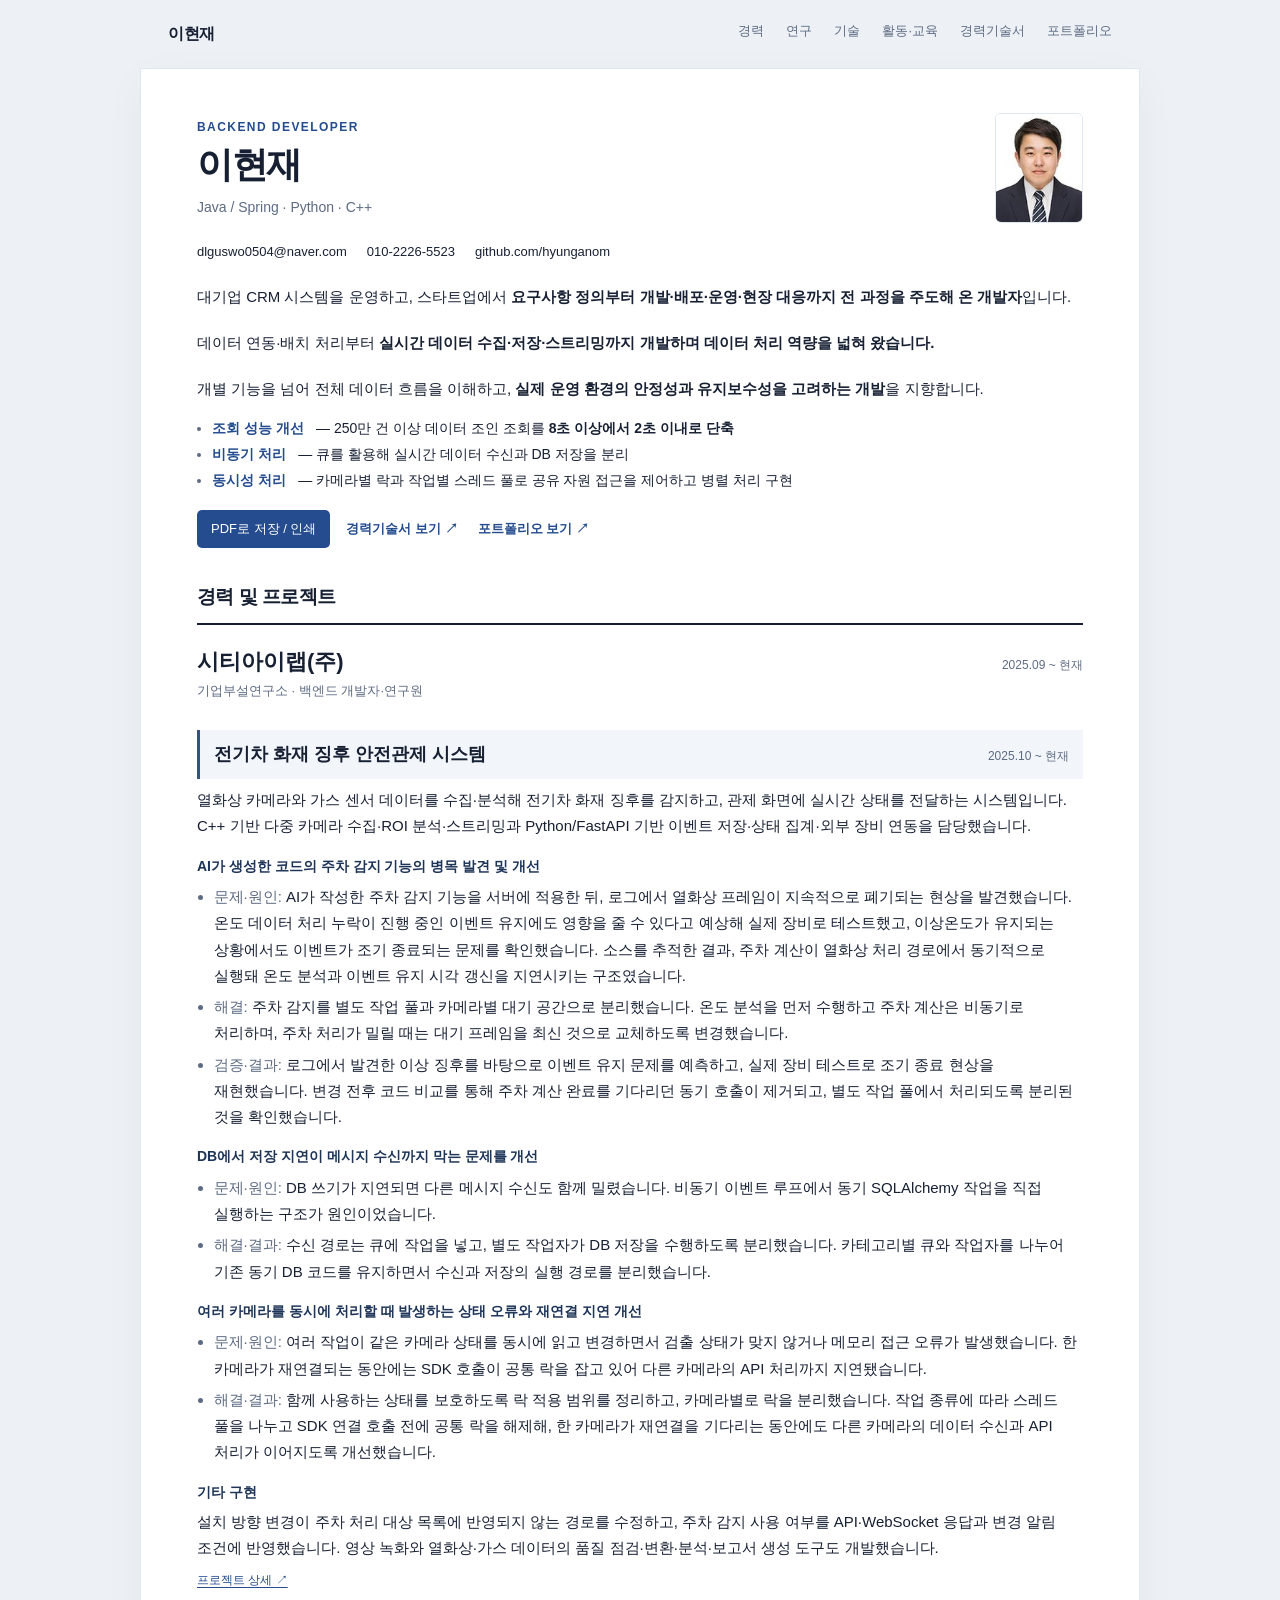
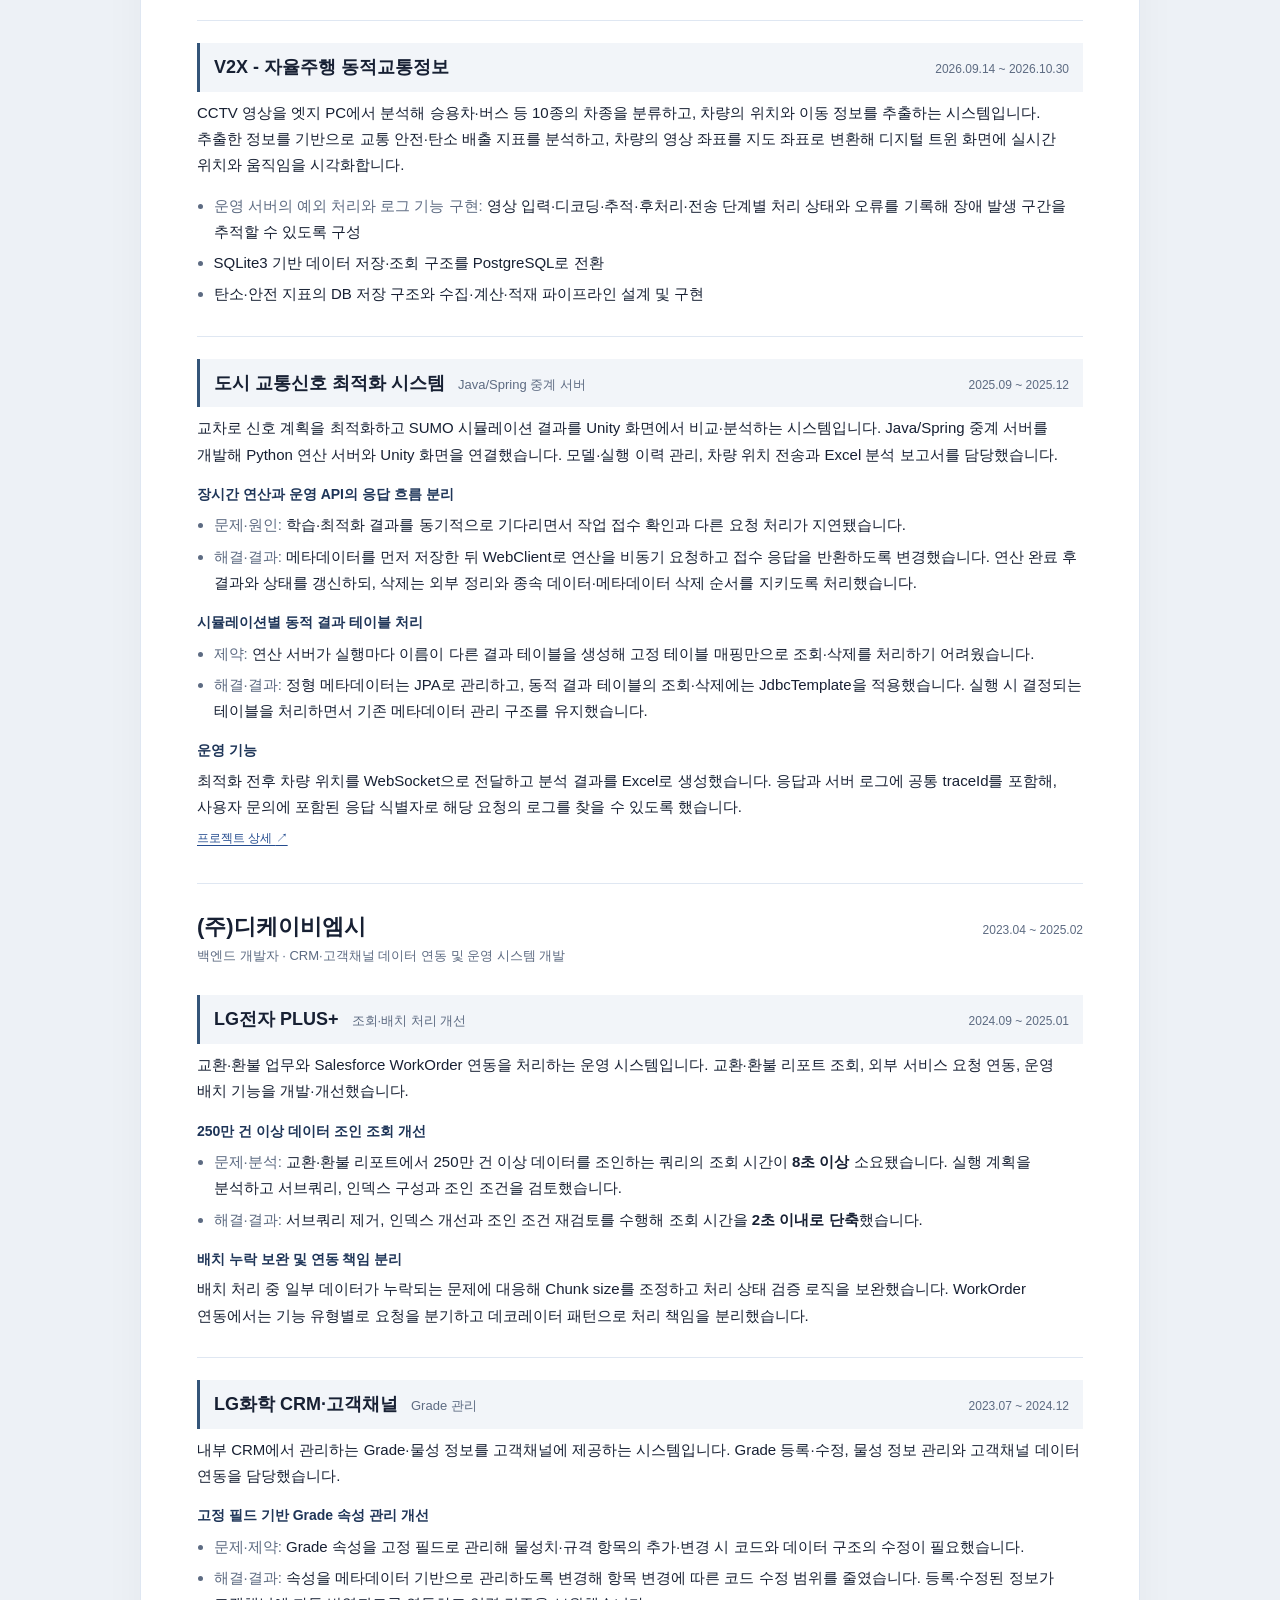
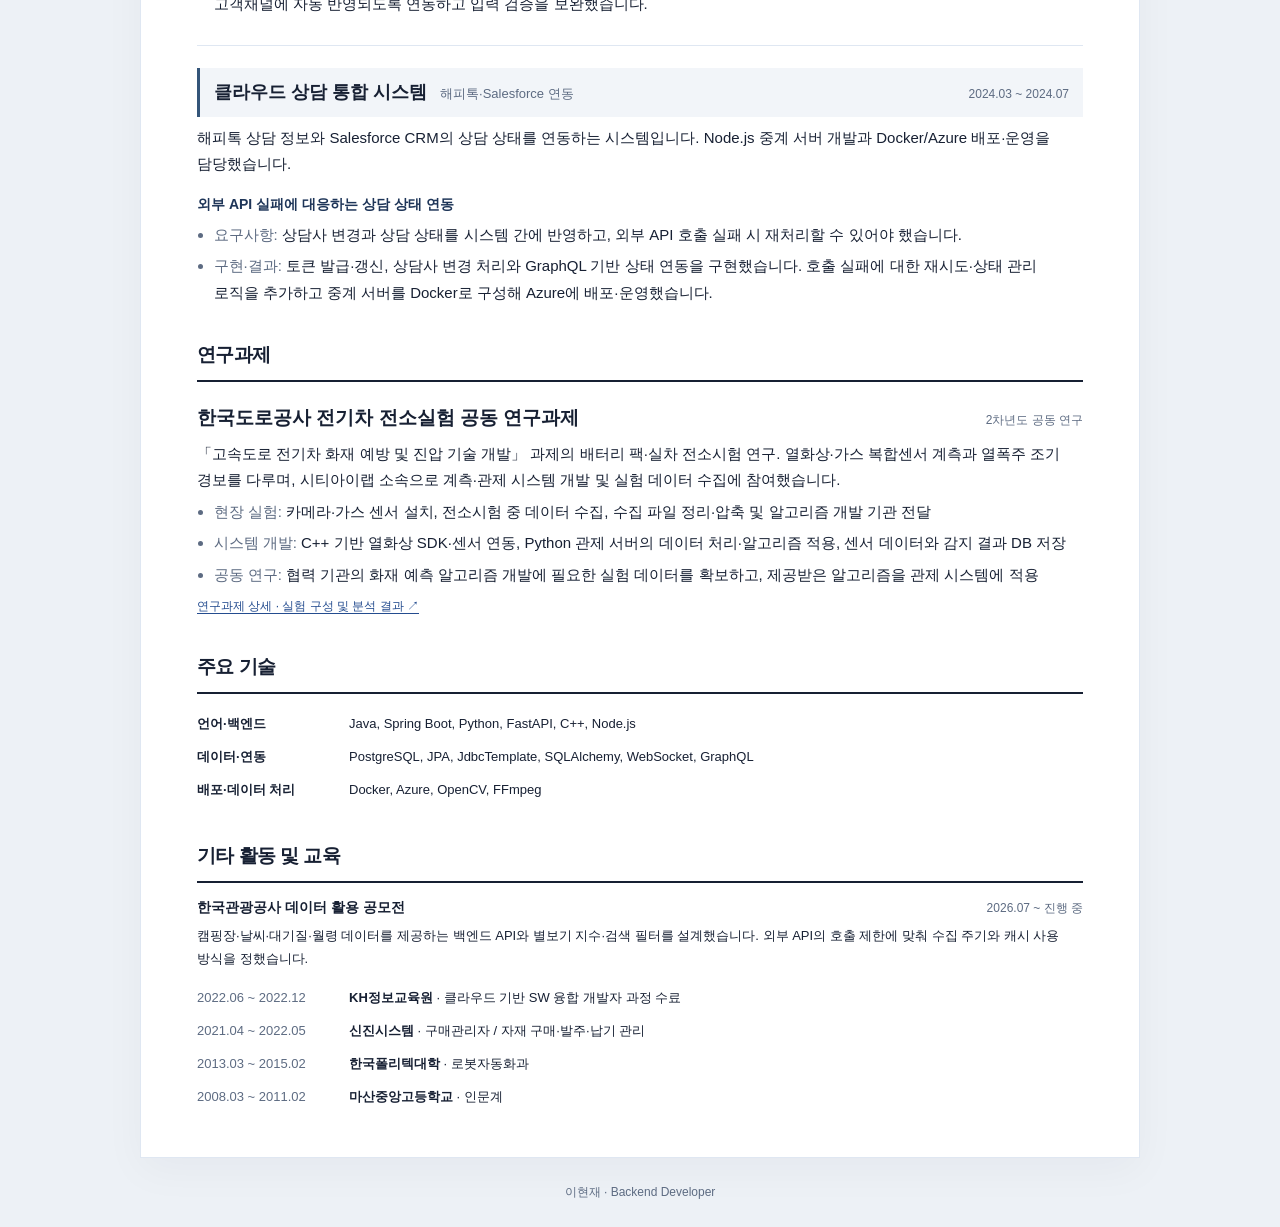
<file: index.html>
<!doctype html>
<html lang="ko">
<head>
  <meta charset="utf-8" />
  <meta name="viewport" content="width=device-width, initial-scale=1" />
  <meta name="description" content="Java/Spring, Python, C++ 기반 백엔드 개발자 이현재. 데이터 연동, 조회·배치 처리, 실시간 안전관제 시스템 개발 경험." />
  <meta property="og:title" content="이현재 | Backend Developer" />
  <meta property="og:description" content="데이터 연동과 조회·배치 처리부터 실시간 안전관제 시스템까지, 백엔드 개발 경험과 문제 해결 사례를 소개합니다." />
  <meta property="og:type" content="website" />
  <title>이현재 | Backend Developer</title>
  <link rel="stylesheet" href="style.css" />
</head>
<body class="resume">
  <nav class="resume-nav" aria-label="주요 메뉴">
    <a href="#top" class="brand">이현재</a>
    <div><a href="#career">경력</a><a href="#research">연구</a><a href="#skills">기술</a><a href="#education">활동·교육</a><a href="career/">경력기술서</a><a href="portfolio/">포트폴리오</a></div>
  </nav>
  <main class="resume-sheet" id="top">
    <header class="resume-header" id="about">
      <div class="resume-heading">
        <div>
          <p class="resume-kicker">BACKEND DEVELOPER</p>
          <h1>이현재</h1>
          <p class="resume-stack">Java / Spring · Python · C++</p>
        </div>
        <img src="assets/profile.png" alt="이현재 프로필 사진" class="resume-photo" width="88" height="110" />
      </div>
      <address id="contact" class="resume-contact" aria-label="연락처">
        <a href="mailto:dlguswo0504@naver.com">dlguswo0504@naver.com</a>
        <a href="tel:01022265523">010-2226-5523</a>
        <a href="https://github.com/hyunganom" target="_blank" rel="noopener noreferrer">github.com/hyunganom</a>
      </address>
      <p class="resume-intro">대기업 CRM 시스템을 운영하고, 스타트업에서 <strong>요구사항 정의부터 개발·배포·운영·현장 대응까지 전 과정을 주도해 온 개발자</strong>입니다.</p>
      <p class="resume-intro">데이터 연동·배치 처리부터 <strong>실시간 데이터 수집·저장·스트리밍까지 개발하며 데이터 처리 역량을 넓혀 왔습니다.</strong></p>
      <p class="resume-intro">개별 기능을 넘어 전체 데이터 흐름을 이해하고, <strong>실제 운영 환경의 안정성과 유지보수성을 고려하는 개발</strong>을 지향합니다.</p>
      <ul class="resume-highlights" aria-label="대표 성과">
        <li><strong>조회 성능 개선</strong> — 250만 건 이상 데이터 조인 조회를 <strong>8초 이상에서 2초 이내로 단축</strong></li>
        <li><strong>비동기 처리</strong> — 큐를 활용해 실시간 데이터 수신과 DB 저장을 분리</li>
        <li><strong>동시성 처리</strong> — 카메라별 락과 작업별 스레드 풀로 공유 자원 접근을 제어하고 병렬 처리 구현</li>
      </ul>
      <div class="resume-actions">
        <button type="button" onclick="window.print()">PDF로 저장 / 인쇄</button>
        <a href="career/">경력기술서 보기 <span aria-hidden="true">↗</span></a>
        <a href="portfolio/">포트폴리오 보기 <span aria-hidden="true">↗</span></a>
      </div>
    </header>
    <section class="resume-section" id="career" aria-labelledby="career-title">
      <h2 id="career-title">경력 및 프로젝트</h2>
      <article class="resume-company">
        <header class="resume-company-head">
          <div><h3>시티아이랩(주)</h3><p>기업부설연구소 · 백엔드 개발자·연구원</p></div>
          <span class="resume-period">2025.09 ~ 현재</span>
        </header>
        <section class="resume-project" aria-labelledby="city-safe-title">
          <div class="resume-project-head">
            <h4 id="city-safe-title">전기차 화재 징후 안전관제 시스템</h4>
            <span class="resume-period">2025.10 ~ 현재</span>
          </div>
          <p class="resume-project-intro">열화상 카메라와 가스 센서 데이터를 수집·분석해 전기차 화재 징후를 감지하고, 관제 화면에 실시간 상태를 전달하는 시스템입니다. C++ 기반 다중 카메라 수집·ROI 분석·스트리밍과 Python/FastAPI 기반 이벤트 저장·상태 집계·외부 장비 연동을 담당했습니다.</p>
          <div class="resume-case">
            <h5>AI가 생성한 코드의 주차 감지 기능의 병목 발견 및 개선</h5>
            <ul class="resume-case-list">
              <li><span class="resume-case-label">문제·원인:</span> AI가 작성한 주차 감지 기능을 서버에 적용한 뒤, 로그에서 열화상 프레임이 지속적으로 폐기되는 현상을 발견했습니다. 온도 데이터 처리 누락이 진행 중인 이벤트 유지에도 영향을 줄 수 있다고 예상해 실제 장비로 테스트했고, 이상온도가 유지되는 상황에서도 이벤트가 조기 종료되는 문제를 확인했습니다. 소스를 추적한 결과, 주차 계산이 열화상 처리 경로에서 동기적으로 실행돼 온도 분석과 이벤트 유지 시각 갱신을 지연시키는 구조였습니다.</li>
              <li><span class="resume-case-label">해결:</span> 주차 감지를 별도 작업 풀과 카메라별 대기 공간으로 분리했습니다. 온도 분석을 먼저 수행하고 주차 계산은 비동기로 처리하며, 주차 처리가 밀릴 때는 대기 프레임을 최신 것으로 교체하도록 변경했습니다.</li>
              <li><span class="resume-case-label">검증·결과:</span> 로그에서 발견한 이상 징후를 바탕으로 이벤트 유지 문제를 예측하고, 실제 장비 테스트로 조기 종료 현상을 재현했습니다. 변경 전후 코드 비교를 통해 주차 계산 완료를 기다리던 동기 호출이 제거되고, 별도 작업 풀에서 처리되도록 분리된 것을 확인했습니다.</li>
            </ul>
          </div>
          <div class="resume-case">
            <h5>DB에서 저장 지연이 메시지 수신까지 막는 문제를 개선</h5>
            <ul class="resume-case-list">
              <li><span class="resume-case-label">문제·원인:</span> DB 쓰기가 지연되면 다른 메시지 수신도 함께 밀렸습니다. 비동기 이벤트 루프에서 동기 SQLAlchemy 작업을 직접 실행하는 구조가 원인이었습니다.</li>
              <li><span class="resume-case-label">해결·결과:</span> 수신 경로는 큐에 작업을 넣고, 별도 작업자가 DB 저장을 수행하도록 분리했습니다. 카테고리별 큐와 작업자를 나누어 기존 동기 DB 코드를 유지하면서 수신과 저장의 실행 경로를 분리했습니다.</li>
            </ul>
          </div>
          <div class="resume-case">
            <h5>여러 카메라를 동시에 처리할 때 발생하는 상태 오류와 재연결 지연 개선</h5>
            <ul class="resume-case-list">
              <li><span class="resume-case-label">문제·원인:</span> 여러 작업이 같은 카메라 상태를 동시에 읽고 변경하면서 검출 상태가 맞지 않거나 메모리 접근 오류가 발생했습니다. 한 카메라가 재연결되는 동안에는 SDK 호출이 공통 락을 잡고 있어 다른 카메라의 API 처리까지 지연됐습니다.</li>
              <li><span class="resume-case-label">해결·결과:</span> 함께 사용하는 상태를 보호하도록 락 적용 범위를 정리하고, 카메라별로 락을 분리했습니다. 작업 종류에 따라 스레드 풀을 나누고 SDK 연결 호출 전에 공통 락을 해제해, 한 카메라가 재연결을 기다리는 동안에도 다른 카메라의 데이터 수신과 API 처리가 이어지도록 개선했습니다.</li>
            </ul>
          </div>
          <div class="resume-case">
            <h5>기타 구현</h5>
            <p>설치 방향 변경이 주차 처리 대상 목록에 반영되지 않는 경로를 수정하고, 주차 감지 사용 여부를 API·WebSocket 응답과 변경 알림 조건에 반영했습니다. 영상 녹화와 열화상·가스 데이터의 품질 점검·변환·분석·보고서 생성 도구도 개발했습니다.</p>
          </div>
          <a class="resume-detail-link" href="portfolio/city-safe/">프로젝트 상세 <span aria-hidden="true">↗</span></a>
        </section>
        <section class="resume-project" aria-labelledby="traffic-data-title">
          <div class="resume-project-head">
            <h4 id="traffic-data-title">V2X - 자율주행 동적교통정보</h4>
            <span class="resume-period">2026.09.14 ~ 2026.10.30</span>
          </div>
          <p class="resume-project-intro">CCTV 영상을 엣지 PC에서 분석해 승용차·버스 등 10종의 차종을 분류하고, 차량의 위치와 이동 정보를 추출하는 시스템입니다. 추출한 정보를 기반으로 교통 안전·탄소 배출 지표를 분석하고, 차량의 영상 좌표를 지도 좌표로 변환해 디지털 트윈 화면에 실시간 위치와 움직임을 시각화합니다.</p>
          <div class="resume-case">
            <ul class="resume-case-list">
              <li><span class="resume-case-label">운영 서버의 예외 처리와 로그 기능 구현:</span> 영상 입력·디코딩·추적·후처리·전송 단계별 처리 상태와 오류를 기록해 장애 발생 구간을 추적할 수 있도록 구성</li>
              <li>SQLite3 기반 데이터 저장·조회 구조를 PostgreSQL로 전환</li>
              <li>탄소·안전 지표의 DB 저장 구조와 수집·계산·적재 파이프라인 설계 및 구현</li>
            </ul>
          </div>
        </section>
        <section class="resume-project" aria-labelledby="city-signal-title">
          <div class="resume-project-head">
            <h4 id="city-signal-title">도시 교통신호 최적화 시스템 <span>Java/Spring 중계 서버</span></h4>
            <span class="resume-period">2025.09 ~ 2025.12</span>
          </div>
          <p class="resume-project-intro">교차로 신호 계획을 최적화하고 SUMO 시뮬레이션 결과를 Unity 화면에서 비교·분석하는 시스템입니다. Java/Spring 중계 서버를 개발해 Python 연산 서버와 Unity 화면을 연결했습니다. 모델·실행 이력 관리, 차량 위치 전송과 Excel 분석 보고서를 담당했습니다.</p>
          <div class="resume-case">
            <h5>장시간 연산과 운영 API의 응답 흐름 분리</h5>
            <ul class="resume-case-list">
              <li><span class="resume-case-label">문제·원인:</span> 학습·최적화 결과를 동기적으로 기다리면서 작업 접수 확인과 다른 요청 처리가 지연됐습니다.</li>
              <li><span class="resume-case-label">해결·결과:</span> 메타데이터를 먼저 저장한 뒤 WebClient로 연산을 비동기 요청하고 접수 응답을 반환하도록 변경했습니다. 연산 완료 후 결과와 상태를 갱신하되, 삭제는 외부 정리와 종속 데이터·메타데이터 삭제 순서를 지키도록 처리했습니다.</li>
            </ul>
          </div>
          <div class="resume-case">
            <h5>시뮬레이션별 동적 결과 테이블 처리</h5>
            <ul class="resume-case-list">
              <li><span class="resume-case-label">제약:</span> 연산 서버가 실행마다 이름이 다른 결과 테이블을 생성해 고정 테이블 매핑만으로 조회·삭제를 처리하기 어려웠습니다.</li>
              <li><span class="resume-case-label">해결·결과:</span> 정형 메타데이터는 JPA로 관리하고, 동적 결과 테이블의 조회·삭제에는 JdbcTemplate을 적용했습니다. 실행 시 결정되는 테이블을 처리하면서 기존 메타데이터 관리 구조를 유지했습니다.</li>
            </ul>
          </div>
          <div class="resume-case">
            <h5>운영 기능</h5>
            <p>최적화 전후 차량 위치를 WebSocket으로 전달하고 분석 결과를 Excel로 생성했습니다. 응답과 서버 로그에 공통 traceId를 포함해, 사용자 문의에 포함된 응답 식별자로 해당 요청의 로그를 찾을 수 있도록 했습니다.</p>
          </div>
          <a class="resume-detail-link" href="portfolio/city-signal/">프로젝트 상세 <span aria-hidden="true">↗</span></a>
        </section>
      </article>
      <article class="resume-company resume-company-next">
        <header class="resume-company-head">
          <div><h3>(주)디케이비엠시</h3><p>백엔드 개발자 · CRM·고객채널 데이터 연동 및 운영 시스템 개발</p></div>
          <span class="resume-period">2023.04 ~ 2025.02</span>
        </header>
        <section class="resume-project" aria-labelledby="plus-title">
          <div class="resume-project-head">
            <h4 id="plus-title">LG전자 PLUS+ <span>조회·배치 처리 개선</span></h4>
            <span class="resume-period">2024.09 ~ 2025.01</span>
          </div>
          <p class="resume-project-intro">교환·환불 업무와 Salesforce WorkOrder 연동을 처리하는 운영 시스템입니다. 교환·환불 리포트 조회, 외부 서비스 요청 연동, 운영 배치 기능을 개발·개선했습니다.</p>
          <div class="resume-case">
            <h5>250만 건 이상 데이터 조인 조회 개선</h5>
            <ul class="resume-case-list">
              <li><span class="resume-case-label">문제·분석:</span> 교환·환불 리포트에서 250만 건 이상 데이터를 조인하는 쿼리의 조회 시간이 <strong>8초 이상</strong> 소요됐습니다. 실행 계획을 분석하고 서브쿼리, 인덱스 구성과 조인 조건을 검토했습니다.</li>
              <li><span class="resume-case-label">해결·결과:</span> 서브쿼리 제거, 인덱스 개선과 조인 조건 재검토를 수행해 조회 시간을 <strong>2초 이내로 단축</strong>했습니다.</li>
            </ul>
          </div>
          <div class="resume-case">
            <h5>배치 누락 보완 및 연동 책임 분리</h5>
            <p>배치 처리 중 일부 데이터가 누락되는 문제에 대응해 Chunk size를 조정하고 처리 상태 검증 로직을 보완했습니다. WorkOrder 연동에서는 기능 유형별로 요청을 분기하고 데코레이터 패턴으로 처리 책임을 분리했습니다.</p>
          </div>
        </section>
        <section class="resume-project" aria-labelledby="grade-title">
          <div class="resume-project-head">
            <h4 id="grade-title">LG화학 CRM·고객채널 <span>Grade 관리</span></h4>
            <span class="resume-period">2023.07 ~ 2024.12</span>
          </div>
          <p class="resume-project-intro">내부 CRM에서 관리하는 Grade·물성 정보를 고객채널에 제공하는 시스템입니다. Grade 등록·수정, 물성 정보 관리와 고객채널 데이터 연동을 담당했습니다.</p>
          <div class="resume-case">
            <h5>고정 필드 기반 Grade 속성 관리 개선</h5>
            <ul class="resume-case-list">
              <li><span class="resume-case-label">문제·제약:</span> Grade 속성을 고정 필드로 관리해 물성치·규격 항목의 추가·변경 시 코드와 데이터 구조의 수정이 필요했습니다.</li>
              <li><span class="resume-case-label">해결·결과:</span> 속성을 메타데이터 기반으로 관리하도록 변경해 항목 변경에 따른 코드 수정 범위를 줄였습니다. 등록·수정된 정보가 고객채널에 자동 반영되도록 연동하고 입력 검증을 보완했습니다.</li>
            </ul>
          </div>
        </section>
        <section class="resume-project" aria-labelledby="integration-title">
          <div class="resume-project-head">
            <h4 id="integration-title">클라우드 상담 통합 시스템 <span>해피톡·Salesforce 연동</span></h4>
            <span class="resume-period">2024.03 ~ 2024.07</span>
          </div>
          <p class="resume-project-intro">해피톡 상담 정보와 Salesforce CRM의 상담 상태를 연동하는 시스템입니다. Node.js 중계 서버 개발과 Docker/Azure 배포·운영을 담당했습니다.</p>
          <div class="resume-case">
            <h5>외부 API 실패에 대응하는 상담 상태 연동</h5>
            <ul class="resume-case-list">
              <li><span class="resume-case-label">요구사항:</span> 상담사 변경과 상담 상태를 시스템 간에 반영하고, 외부 API 호출 실패 시 재처리할 수 있어야 했습니다.</li>
              <li><span class="resume-case-label">구현·결과:</span> 토큰 발급·갱신, 상담사 변경 처리와 GraphQL 기반 상태 연동을 구현했습니다. 호출 실패에 대한 재시도·상태 관리 로직을 추가하고 중계 서버를 Docker로 구성해 Azure에 배포·운영했습니다.</li>
            </ul>
          </div>
        </section>
      </article>
    </section>
    <section class="resume-section" id="research" aria-labelledby="research-title">
      <h2 id="research-title">연구과제</h2>
      <article class="resume-project" aria-labelledby="ev-fire-research-title">
        <div class="resume-project-head">
          <h3 id="ev-fire-research-title">한국도로공사 전기차 전소실험 공동 연구과제</h3>
          <span class="resume-period">2차년도 공동 연구</span>
        </div>
        <p class="resume-project-intro">「고속도로 전기차 화재 예방 및 진압 기술 개발」 과제의 배터리 팩·실차 전소시험 연구. 열화상·가스 복합센서 계측과 열폭주 조기 경보를 다루며, 시티아이랩 소속으로 계측·관제 시스템 개발 및 실험 데이터 수집에 참여했습니다.</p>
        <ul class="resume-case-list">
          <li><span class="resume-case-label">현장 실험:</span> 카메라·가스 센서 설치, 전소시험 중 데이터 수집, 수집 파일 정리·압축 및 알고리즘 개발 기관 전달</li>
          <li><span class="resume-case-label">시스템 개발:</span> C++ 기반 열화상 SDK·센서 연동, Python 관제 서버의 데이터 처리·알고리즘 적용, 센서 데이터와 감지 결과 DB 저장</li>
          <li><span class="resume-case-label">공동 연구:</span> 협력 기관의 화재 예측 알고리즘 개발에 필요한 실험 데이터를 확보하고, 제공받은 알고리즘을 관제 시스템에 적용</li>
        </ul>
        <a class="resume-detail-link" href="portfolio/ev-fire-research/index.html">연구과제 상세 · 실험 구성 및 분석 결과 <span aria-hidden="true">↗</span></a>
      </article>
    </section>
    <section class="resume-section resume-compact" id="skills" aria-labelledby="skills-title">
      <h2 id="skills-title">주요 기술</h2>
      <dl class="resume-skills">
        <div><dt>언어·백엔드</dt><dd>Java, Spring Boot, Python, FastAPI, C++, Node.js</dd></div>
        <div><dt>데이터·연동</dt><dd>PostgreSQL, JPA, JdbcTemplate, SQLAlchemy, WebSocket, GraphQL</dd></div>
        <div><dt>배포·데이터 처리</dt><dd>Docker, Azure, OpenCV, FFmpeg</dd></div>
      </dl>
    </section>
    <section class="resume-section resume-compact" id="education" aria-labelledby="education-title">
      <h2 id="education-title">기타 활동 및 교육</h2>
      <div class="resume-other">
        <div class="resume-other-head"><h3>한국관광공사 데이터 활용 공모전</h3><span class="resume-period">2026.07 ~ 진행 중</span></div>
        <p>캠핑장·날씨·대기질·월령 데이터를 제공하는 백엔드 API와 별보기 지수·검색 필터를 설계했습니다. 외부 API의 호출 제한에 맞춰 수집 주기와 캐시 사용 방식을 정했습니다.</p>
      </div>
      <dl class="resume-history">
        <div><dt>2022.06 ~ 2022.12</dt><dd><strong>KH정보교육원</strong> · 클라우드 기반 SW 융합 개발자 과정 수료</dd></div>
        <div><dt>2021.04 ~ 2022.05</dt><dd><strong>신진시스템</strong> · 구매관리자 / 자재 구매·발주·납기 관리</dd></div>
        <div><dt>2013.03 ~ 2015.02</dt><dd><strong>한국폴리텍대학</strong> · 로봇자동화과</dd></div>
        <div><dt>2008.03 ~ 2011.02</dt><dd><strong>마산중앙고등학교</strong> · 인문계</dd></div>
      </dl>
    </section>
  </main>
  <footer class="resume-footer">이현재 · Backend Developer</footer>
</body>
</html>
</file>
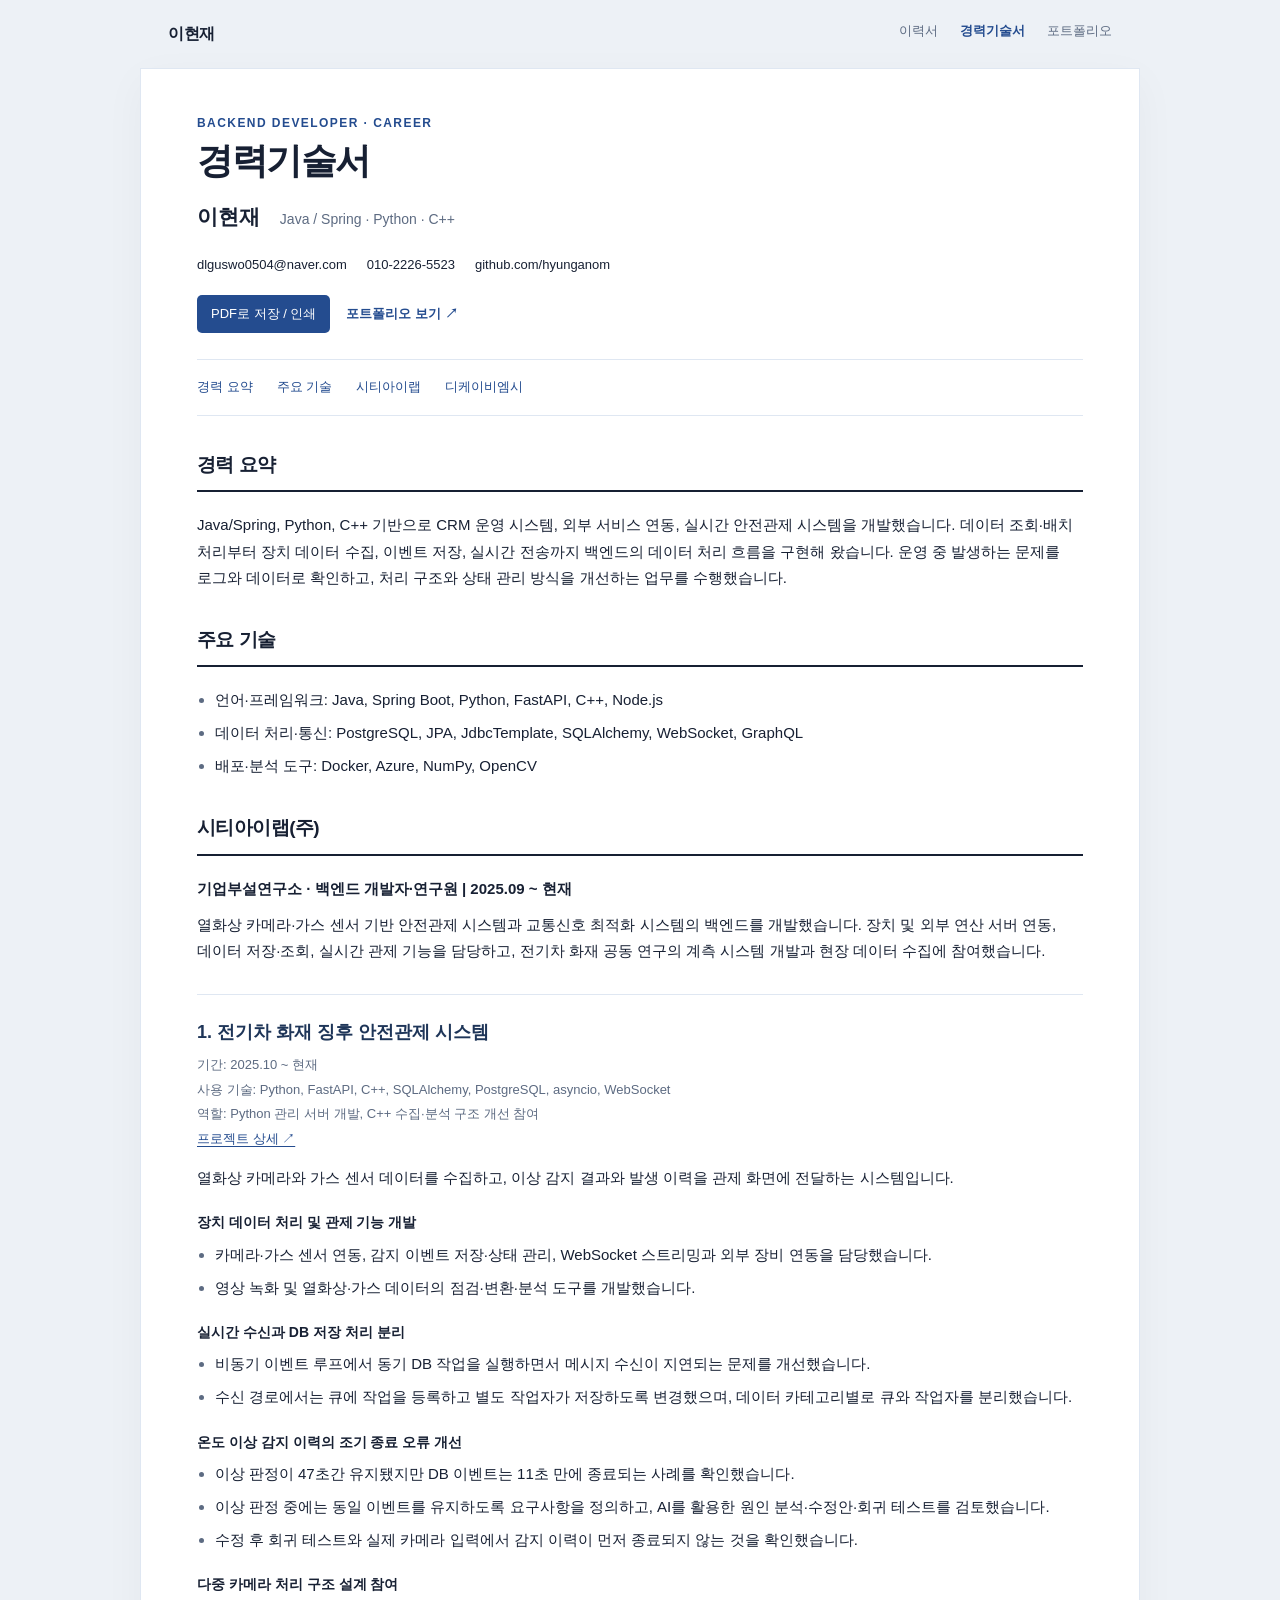
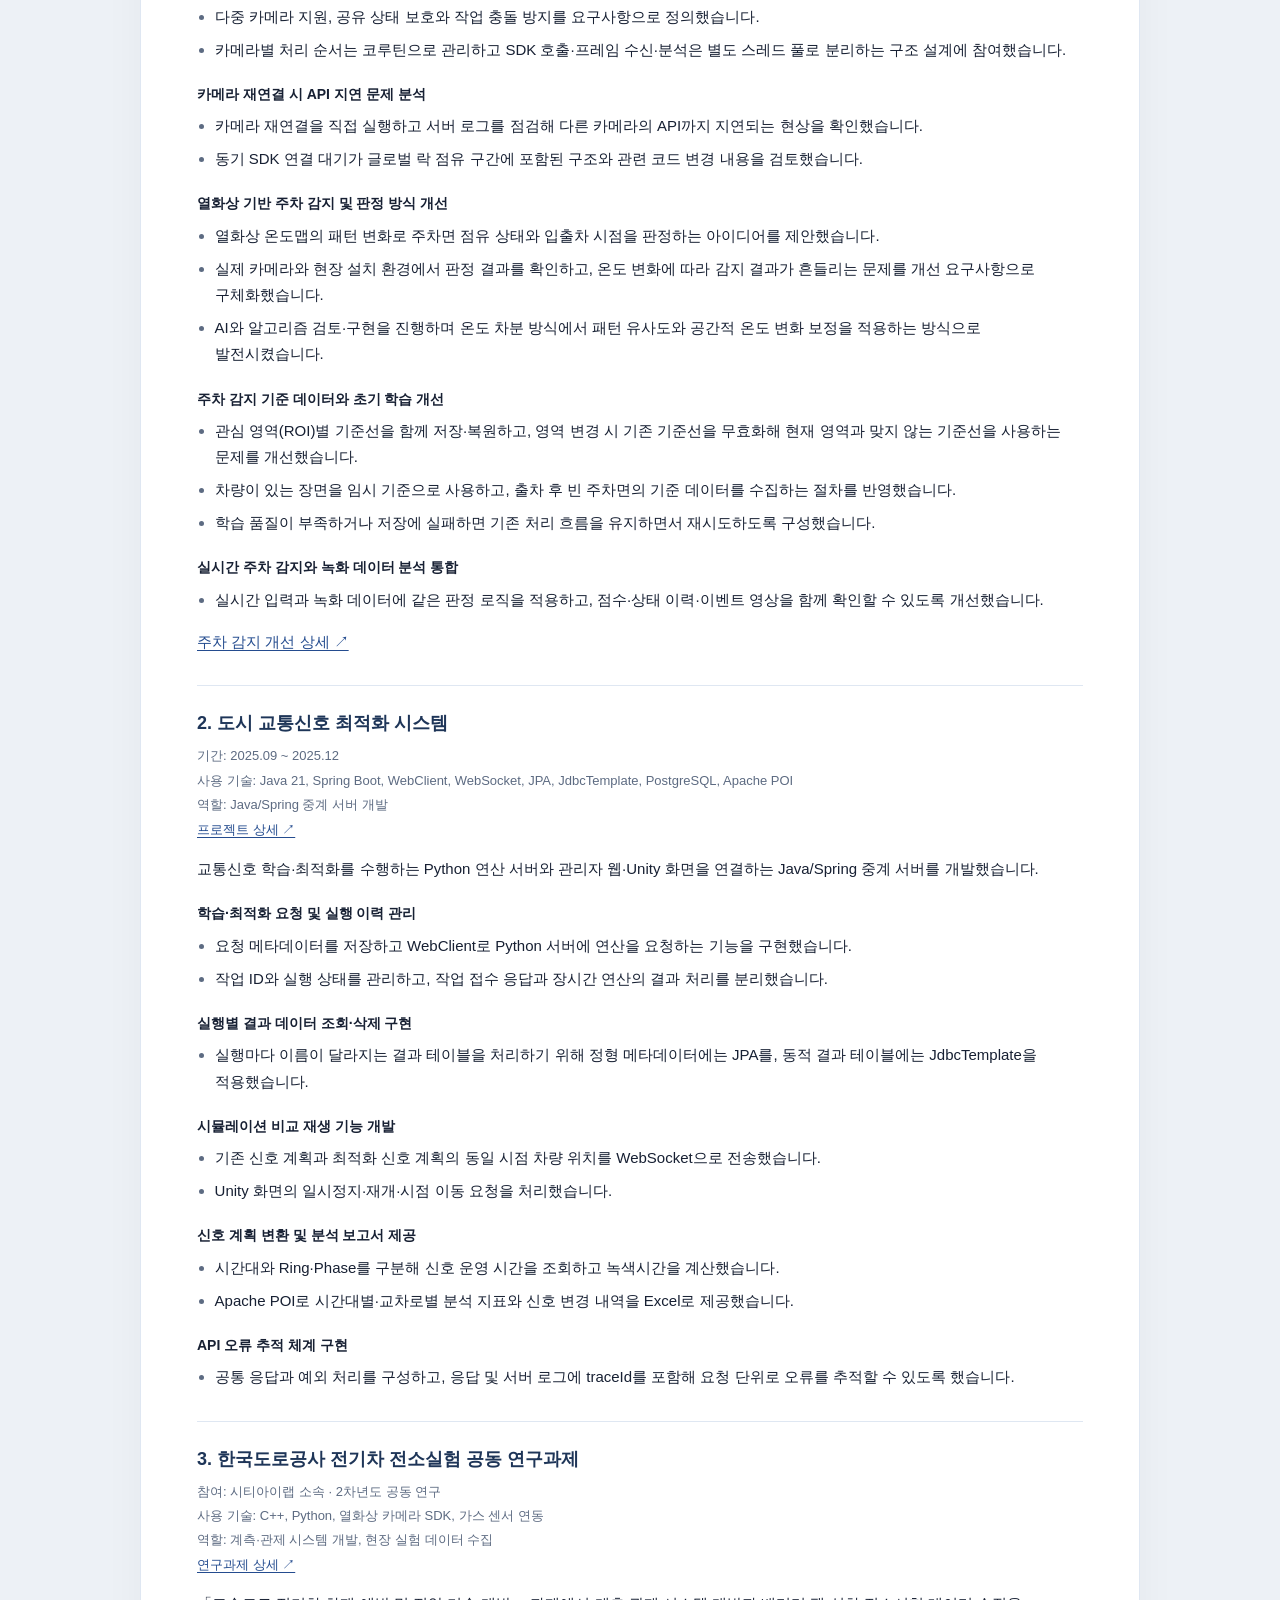
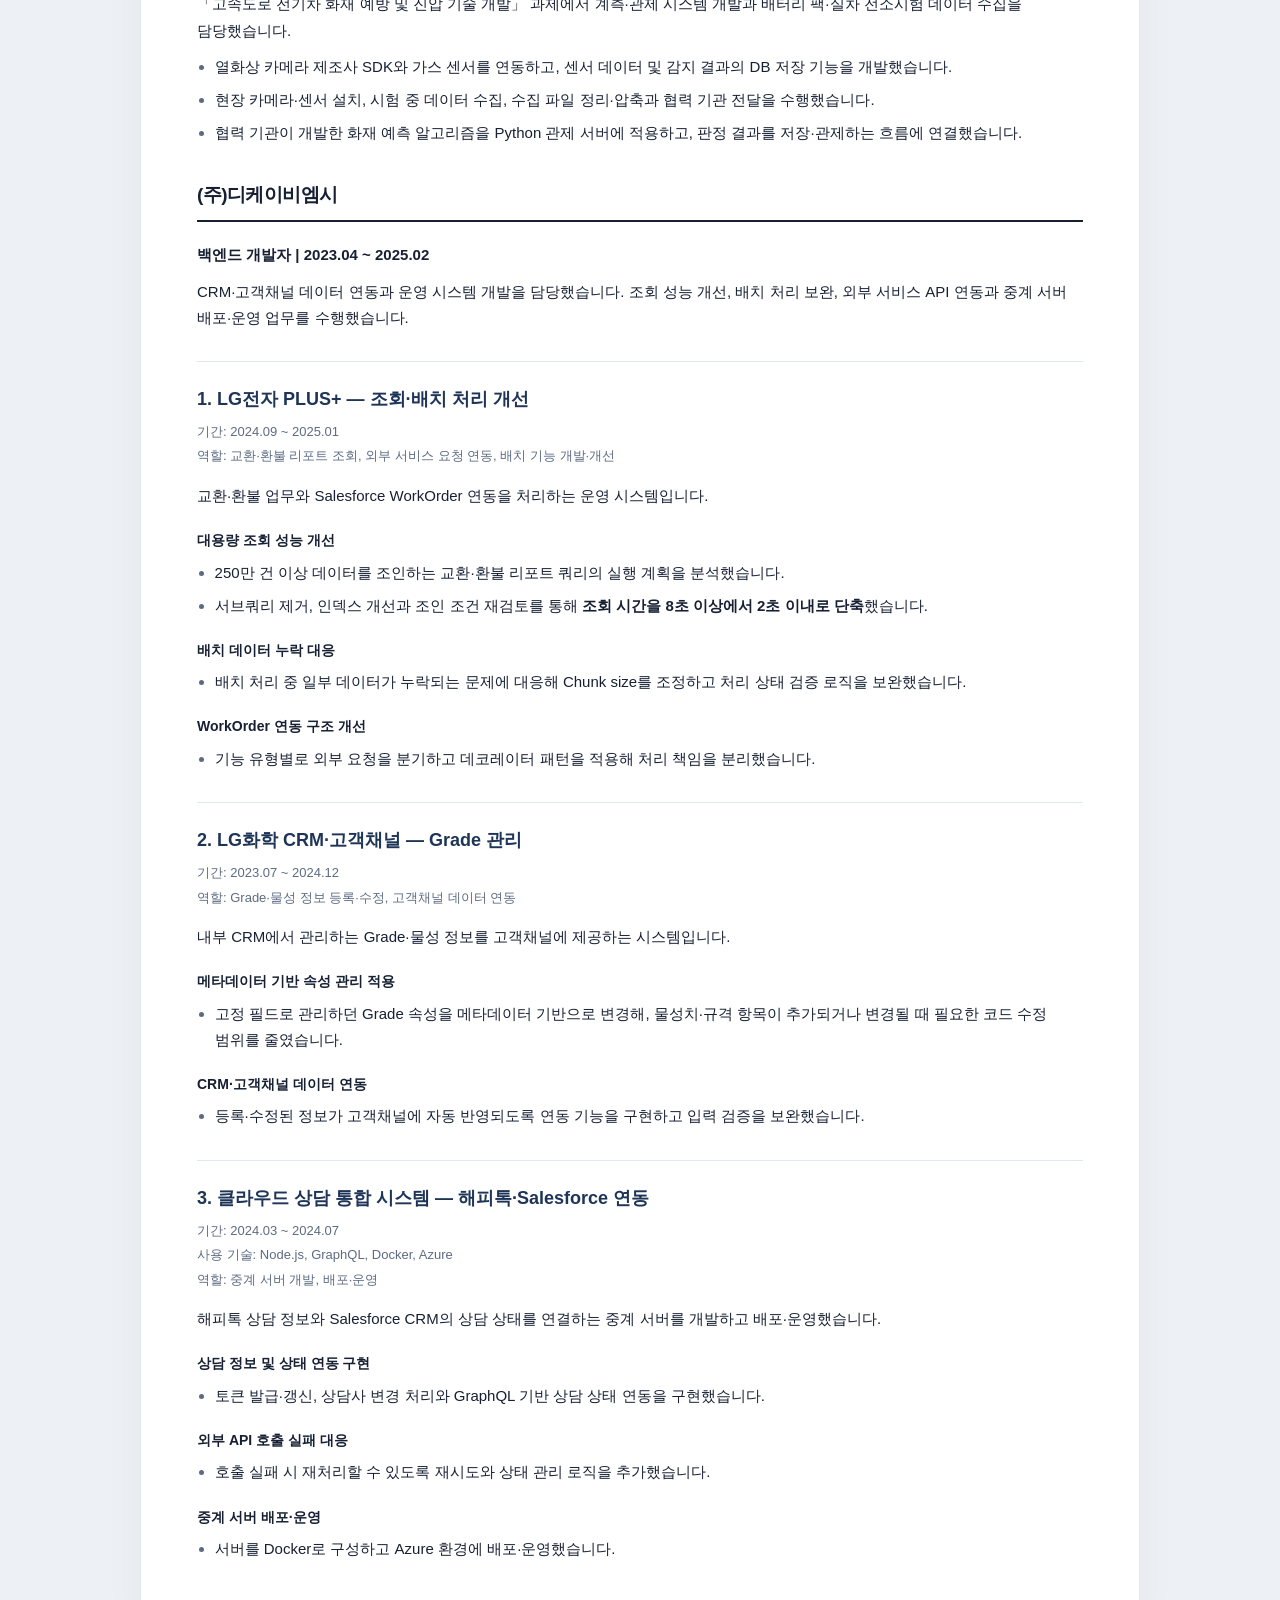
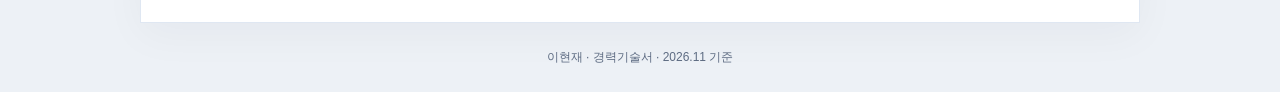
<file: career/index.html>
<!doctype html>
<html lang="ko">
<head>
  <meta charset="utf-8">
  <meta name="viewport" content="width=device-width, initial-scale=1">
  <meta name="description" content="이현재 백엔드 개발자 경력기술서. 시티아이랩과 디케이비엠시에서 수행한 프로젝트의 담당 업무와 주요 기여를 소개합니다.">
  <meta property="og:title" content="이현재 | 경력기술서">
  <meta property="og:description" content="CRM 데이터 연동·조회 개선부터 실시간 안전관제까지, 회사별 담당 업무와 프로젝트별 주요 기여.">
  <meta property="og:type" content="website">
  <title>이현재 | 경력기술서</title>
  <link rel="stylesheet" href="../style.css">
  <link rel="stylesheet" href="career.css">
</head>
<body class="resume career-document">
  <a class="skip-link" href="#main">본문으로 이동</a>
  <nav class="resume-nav" aria-label="주요 메뉴">
    <a class="brand" href="../">이현재</a>
    <div><a href="../">이력서</a><a href="./" aria-current="page">경력기술서</a><a href="../portfolio/">포트폴리오</a></div>
  </nav>
  <main class="resume-sheet" id="main">
    <header class="resume-header">
      <p class="resume-kicker">BACKEND DEVELOPER · CAREER</p>
      <h1>경력기술서</h1>
      <p class="career-name">이현재 <span>Java / Spring · Python · C++</span></p>
      <address class="resume-contact">
        <a href="mailto:dlguswo0504@naver.com">dlguswo0504@naver.com</a>
        <a href="tel:01022265523">010-2226-5523</a>
        <a href="https://github.com/hyunganom">github.com/hyunganom</a>
      </address>
      <div class="resume-actions">
        <button type="button" onclick="window.print()">PDF로 저장 / 인쇄</button>
        <a href="../portfolio/">포트폴리오 보기 ↗</a>
      </div>
      <nav class="career-index" aria-label="경력기술서 목차">
        <a href="#summary">경력 요약</a><a href="#skills">주요 기술</a><a href="#cityilab">시티아이랩</a><a href="#dkbmc">디케이비엠시</a>
      </nav>
    </header>
    <div class="career-content">
<section class="resume-section" id="summary" aria-labelledby="summary-title"><h2 id="summary-title">경력 요약</h2>
<p>Java/Spring, Python, C++ 기반으로 CRM 운영 시스템, 외부 서비스 연동, 실시간 안전관제 시스템을 개발했습니다. 데이터 조회·배치 처리부터 장치 데이터 수집, 이벤트 저장, 실시간 전송까지 백엔드의 데이터 처리 흐름을 구현해 왔습니다. 운영 중 발생하는 문제를 로그와 데이터로 확인하고, 처리 구조와 상태 관리 방식을 개선하는 업무를 수행했습니다.</p>
</section>
<section class="resume-section" id="skills" aria-labelledby="skills-title"><h2 id="skills-title">주요 기술</h2>
<ul>
<li>언어·프레임워크: Java, Spring Boot, Python, FastAPI, C++, Node.js</li>
<li>데이터 처리·통신: PostgreSQL, JPA, JdbcTemplate, SQLAlchemy, WebSocket, GraphQL</li>
<li>배포·분석 도구: Docker, Azure, NumPy, OpenCV</li>
</ul>
</section>
<section class="resume-section" id="cityilab" aria-labelledby="cityilab-title"><h2 id="cityilab-title">시티아이랩(주)</h2>
<p><strong>기업부설연구소 · 백엔드 개발자·연구원 | 2025.09 ~ 현재</strong></p>
<p>열화상 카메라·가스 센서 기반 안전관제 시스템과 교통신호 최적화 시스템의 백엔드를 개발했습니다. 장치 및 외부 연산 서버 연동, 데이터 저장·조회, 실시간 관제 기능을 담당하고, 전기차 화재 공동 연구의 계측 시스템 개발과 현장 데이터 수집에 참여했습니다.</p>
<article class="career-project"><h3>1. 전기차 화재 징후 안전관제 시스템</h3>
<ul>
<li>기간: 2025.10 ~ 현재</li>
<li>사용 기술: Python, FastAPI, C++, SQLAlchemy, PostgreSQL, asyncio, WebSocket</li>
<li>역할: Python 관리 서버 개발, C++ 수집·분석 구조 개선 참여</li>
<li><a href="https://hyunganom.github.io/portfolio/thermal-safety/">프로젝트 상세 ↗</a></li>
</ul>
<p>열화상 카메라와 가스 센서 데이터를 수집하고, 이상 감지 결과와 발생 이력을 관제 화면에 전달하는 시스템입니다.</p>
<h4>장치 데이터 처리 및 관제 기능 개발</h4>
<ul>
<li>카메라·가스 센서 연동, 감지 이벤트 저장·상태 관리, WebSocket 스트리밍과 외부 장비 연동을 담당했습니다.</li>
<li>영상 녹화 및 열화상·가스 데이터의 점검·변환·분석 도구를 개발했습니다.</li>
</ul>
<h4>실시간 수신과 DB 저장 처리 분리</h4>
<ul>
<li>비동기 이벤트 루프에서 동기 DB 작업을 실행하면서 메시지 수신이 지연되는 문제를 개선했습니다.</li>
<li>수신 경로에서는 큐에 작업을 등록하고 별도 작업자가 저장하도록 변경했으며, 데이터 카테고리별로 큐와 작업자를 분리했습니다.</li>
</ul>
<h4>온도 이상 감지 이력의 조기 종료 오류 개선</h4>
<ul>
<li>이상 판정이 47초간 유지됐지만 DB 이벤트는 11초 만에 종료되는 사례를 확인했습니다.</li>
<li>이상 판정 중에는 동일 이벤트를 유지하도록 요구사항을 정의하고, AI를 활용한 원인 분석·수정안·회귀 테스트를 검토했습니다.</li>
<li>수정 후 회귀 테스트와 실제 카메라 입력에서 감지 이력이 먼저 종료되지 않는 것을 확인했습니다.</li>
</ul>
<h4>다중 카메라 처리 구조 설계 참여</h4>
<ul>
<li>다중 카메라 지원, 공유 상태 보호와 작업 충돌 방지를 요구사항으로 정의했습니다.</li>
<li>카메라별 처리 순서는 코루틴으로 관리하고 SDK 호출·프레임 수신·분석은 별도 스레드 풀로 분리하는 구조 설계에 참여했습니다.</li>
</ul>
<h4>카메라 재연결 시 API 지연 문제 분석</h4>
<ul>
<li>카메라 재연결을 직접 실행하고 서버 로그를 점검해 다른 카메라의 API까지 지연되는 현상을 확인했습니다.</li>
<li>동기 SDK 연결 대기가 글로벌 락 점유 구간에 포함된 구조와 관련 코드 변경 내용을 검토했습니다.</li>
</ul>
<h4>열화상 기반 주차 감지 및 판정 방식 개선</h4>
<ul>
<li>열화상 온도맵의 패턴 변화로 주차면 점유 상태와 입출차 시점을 판정하는 아이디어를 제안했습니다.</li>
<li>실제 카메라와 현장 설치 환경에서 판정 결과를 확인하고, 온도 변화에 따라 감지 결과가 흔들리는 문제를 개선 요구사항으로 구체화했습니다.</li>
<li>AI와 알고리즘 검토·구현을 진행하며 온도 차분 방식에서 패턴 유사도와 공간적 온도 변화 보정을 적용하는 방식으로 발전시켰습니다.</li>
</ul>
<h4>주차 감지 기준 데이터와 초기 학습 개선</h4>
<ul>
<li>관심 영역(ROI)별 기준선을 함께 저장·복원하고, 영역 변경 시 기존 기준선을 무효화해 현재 영역과 맞지 않는 기준선을 사용하는 문제를 개선했습니다.</li>
<li>차량이 있는 장면을 임시 기준으로 사용하고, 출차 후 빈 주차면의 기준 데이터를 수집하는 절차를 반영했습니다.</li>
<li>학습 품질이 부족하거나 저장에 실패하면 기존 처리 흐름을 유지하면서 재시도하도록 구성했습니다.</li>
</ul>
<h4>실시간 주차 감지와 녹화 데이터 분석 통합</h4>
<ul>
<li>실시간 입력과 녹화 데이터에 같은 판정 로직을 적용하고, 점수·상태 이력·이벤트 영상을 함께 확인할 수 있도록 개선했습니다.</li>
</ul>
<p><a href="https://hyunganom.github.io/portfolio/thermal-parking/">주차 감지 개선 상세 ↗</a></p>
</article>
<article class="career-project"><h3>2. 도시 교통신호 최적화 시스템</h3>
<ul>
<li>기간: 2025.09 ~ 2025.12</li>
<li>사용 기술: Java 21, Spring Boot, WebClient, WebSocket, JPA, JdbcTemplate, PostgreSQL, Apache POI</li>
<li>역할: Java/Spring 중계 서버 개발</li>
<li><a href="https://hyunganom.github.io/portfolio/city-signal/">프로젝트 상세 ↗</a></li>
</ul>
<p>교통신호 학습·최적화를 수행하는 Python 연산 서버와 관리자 웹·Unity 화면을 연결하는 Java/Spring 중계 서버를 개발했습니다.</p>
<h4>학습·최적화 요청 및 실행 이력 관리</h4>
<ul>
<li>요청 메타데이터를 저장하고 WebClient로 Python 서버에 연산을 요청하는 기능을 구현했습니다.</li>
<li>작업 ID와 실행 상태를 관리하고, 작업 접수 응답과 장시간 연산의 결과 처리를 분리했습니다.</li>
</ul>
<h4>실행별 결과 데이터 조회·삭제 구현</h4>
<ul>
<li>실행마다 이름이 달라지는 결과 테이블을 처리하기 위해 정형 메타데이터에는 JPA를, 동적 결과 테이블에는 JdbcTemplate을 적용했습니다.</li>
</ul>
<h4>시뮬레이션 비교 재생 기능 개발</h4>
<ul>
<li>기존 신호 계획과 최적화 신호 계획의 동일 시점 차량 위치를 WebSocket으로 전송했습니다.</li>
<li>Unity 화면의 일시정지·재개·시점 이동 요청을 처리했습니다.</li>
</ul>
<h4>신호 계획 변환 및 분석 보고서 제공</h4>
<ul>
<li>시간대와 Ring·Phase를 구분해 신호 운영 시간을 조회하고 녹색시간을 계산했습니다.</li>
<li>Apache POI로 시간대별·교차로별 분석 지표와 신호 변경 내역을 Excel로 제공했습니다.</li>
</ul>
<h4>API 오류 추적 체계 구현</h4>
<ul>
<li>공통 응답과 예외 처리를 구성하고, 응답 및 서버 로그에 traceId를 포함해 요청 단위로 오류를 추적할 수 있도록 했습니다.</li>
</ul>
</article>
<article class="career-project"><h3>3. 한국도로공사 전기차 전소실험 공동 연구과제</h3>
<ul>
<li>참여: 시티아이랩 소속 · 2차년도 공동 연구</li>
<li>사용 기술: C++, Python, 열화상 카메라 SDK, 가스 센서 연동</li>
<li>역할: 계측·관제 시스템 개발, 현장 실험 데이터 수집</li>
<li><a href="https://hyunganom.github.io/portfolio/ev-fire-research/">연구과제 상세 ↗</a></li>
</ul>
<p>「고속도로 전기차 화재 예방 및 진압 기술 개발」 과제에서 계측·관제 시스템 개발과 배터리 팩·실차 전소시험 데이터 수집을 담당했습니다.</p>
<ul>
<li>열화상 카메라 제조사 SDK와 가스 센서를 연동하고, 센서 데이터 및 감지 결과의 DB 저장 기능을 개발했습니다.</li>
<li>현장 카메라·센서 설치, 시험 중 데이터 수집, 수집 파일 정리·압축과 협력 기관 전달을 수행했습니다.</li>
<li>협력 기관이 개발한 화재 예측 알고리즘을 Python 관제 서버에 적용하고, 판정 결과를 저장·관제하는 흐름에 연결했습니다.</li>
</ul>
</article>
</section>
<section class="resume-section" id="dkbmc" aria-labelledby="dkbmc-title"><h2 id="dkbmc-title">(주)디케이비엠시</h2>
<p><strong>백엔드 개발자 | 2023.04 ~ 2025.02</strong></p>
<p>CRM·고객채널 데이터 연동과 운영 시스템 개발을 담당했습니다. 조회 성능 개선, 배치 처리 보완, 외부 서비스 API 연동과 중계 서버 배포·운영 업무를 수행했습니다.</p>
<article class="career-project"><h3>1. LG전자 PLUS+ — 조회·배치 처리 개선</h3>
<ul>
<li>기간: 2024.09 ~ 2025.01</li>
<li>역할: 교환·환불 리포트 조회, 외부 서비스 요청 연동, 배치 기능 개발·개선</li>
</ul>
<p>교환·환불 업무와 Salesforce WorkOrder 연동을 처리하는 운영 시스템입니다.</p>
<h4>대용량 조회 성능 개선</h4>
<ul>
<li>250만 건 이상 데이터를 조인하는 교환·환불 리포트 쿼리의 실행 계획을 분석했습니다.</li>
<li>서브쿼리 제거, 인덱스 개선과 조인 조건 재검토를 통해 <strong>조회 시간을 8초 이상에서 2초 이내로 단축</strong>했습니다.</li>
</ul>
<h4>배치 데이터 누락 대응</h4>
<ul>
<li>배치 처리 중 일부 데이터가 누락되는 문제에 대응해 Chunk size를 조정하고 처리 상태 검증 로직을 보완했습니다.</li>
</ul>
<h4>WorkOrder 연동 구조 개선</h4>
<ul>
<li>기능 유형별로 외부 요청을 분기하고 데코레이터 패턴을 적용해 처리 책임을 분리했습니다.</li>
</ul>
</article>
<article class="career-project"><h3>2. LG화학 CRM·고객채널 — Grade 관리</h3>
<ul>
<li>기간: 2023.07 ~ 2024.12</li>
<li>역할: Grade·물성 정보 등록·수정, 고객채널 데이터 연동</li>
</ul>
<p>내부 CRM에서 관리하는 Grade·물성 정보를 고객채널에 제공하는 시스템입니다.</p>
<h4>메타데이터 기반 속성 관리 적용</h4>
<ul>
<li>고정 필드로 관리하던 Grade 속성을 메타데이터 기반으로 변경해, 물성치·규격 항목이 추가되거나 변경될 때 필요한 코드 수정 범위를 줄였습니다.</li>
</ul>
<h4>CRM·고객채널 데이터 연동</h4>
<ul>
<li>등록·수정된 정보가 고객채널에 자동 반영되도록 연동 기능을 구현하고 입력 검증을 보완했습니다.</li>
</ul>
</article>
<article class="career-project"><h3>3. 클라우드 상담 통합 시스템 — 해피톡·Salesforce 연동</h3>
<ul>
<li>기간: 2024.03 ~ 2024.07</li>
<li>사용 기술: Node.js, GraphQL, Docker, Azure</li>
<li>역할: 중계 서버 개발, 배포·운영</li>
</ul>
<p>해피톡 상담 정보와 Salesforce CRM의 상담 상태를 연결하는 중계 서버를 개발하고 배포·운영했습니다.</p>
<h4>상담 정보 및 상태 연동 구현</h4>
<ul>
<li>토큰 발급·갱신, 상담사 변경 처리와 GraphQL 기반 상담 상태 연동을 구현했습니다.</li>
</ul>
<h4>외부 API 호출 실패 대응</h4>
<ul>
<li>호출 실패 시 재처리할 수 있도록 재시도와 상태 관리 로직을 추가했습니다.</li>
</ul>
<h4>중계 서버 배포·운영</h4>
<ul>
<li>서버를 Docker로 구성하고 Azure 환경에 배포·운영했습니다.</li>
</ul>
</article>
</section>
    </div>
  </main>
  <footer class="resume-footer">이현재 · 경력기술서 · 2026.11 기준</footer>
</body>
</html>
</file>
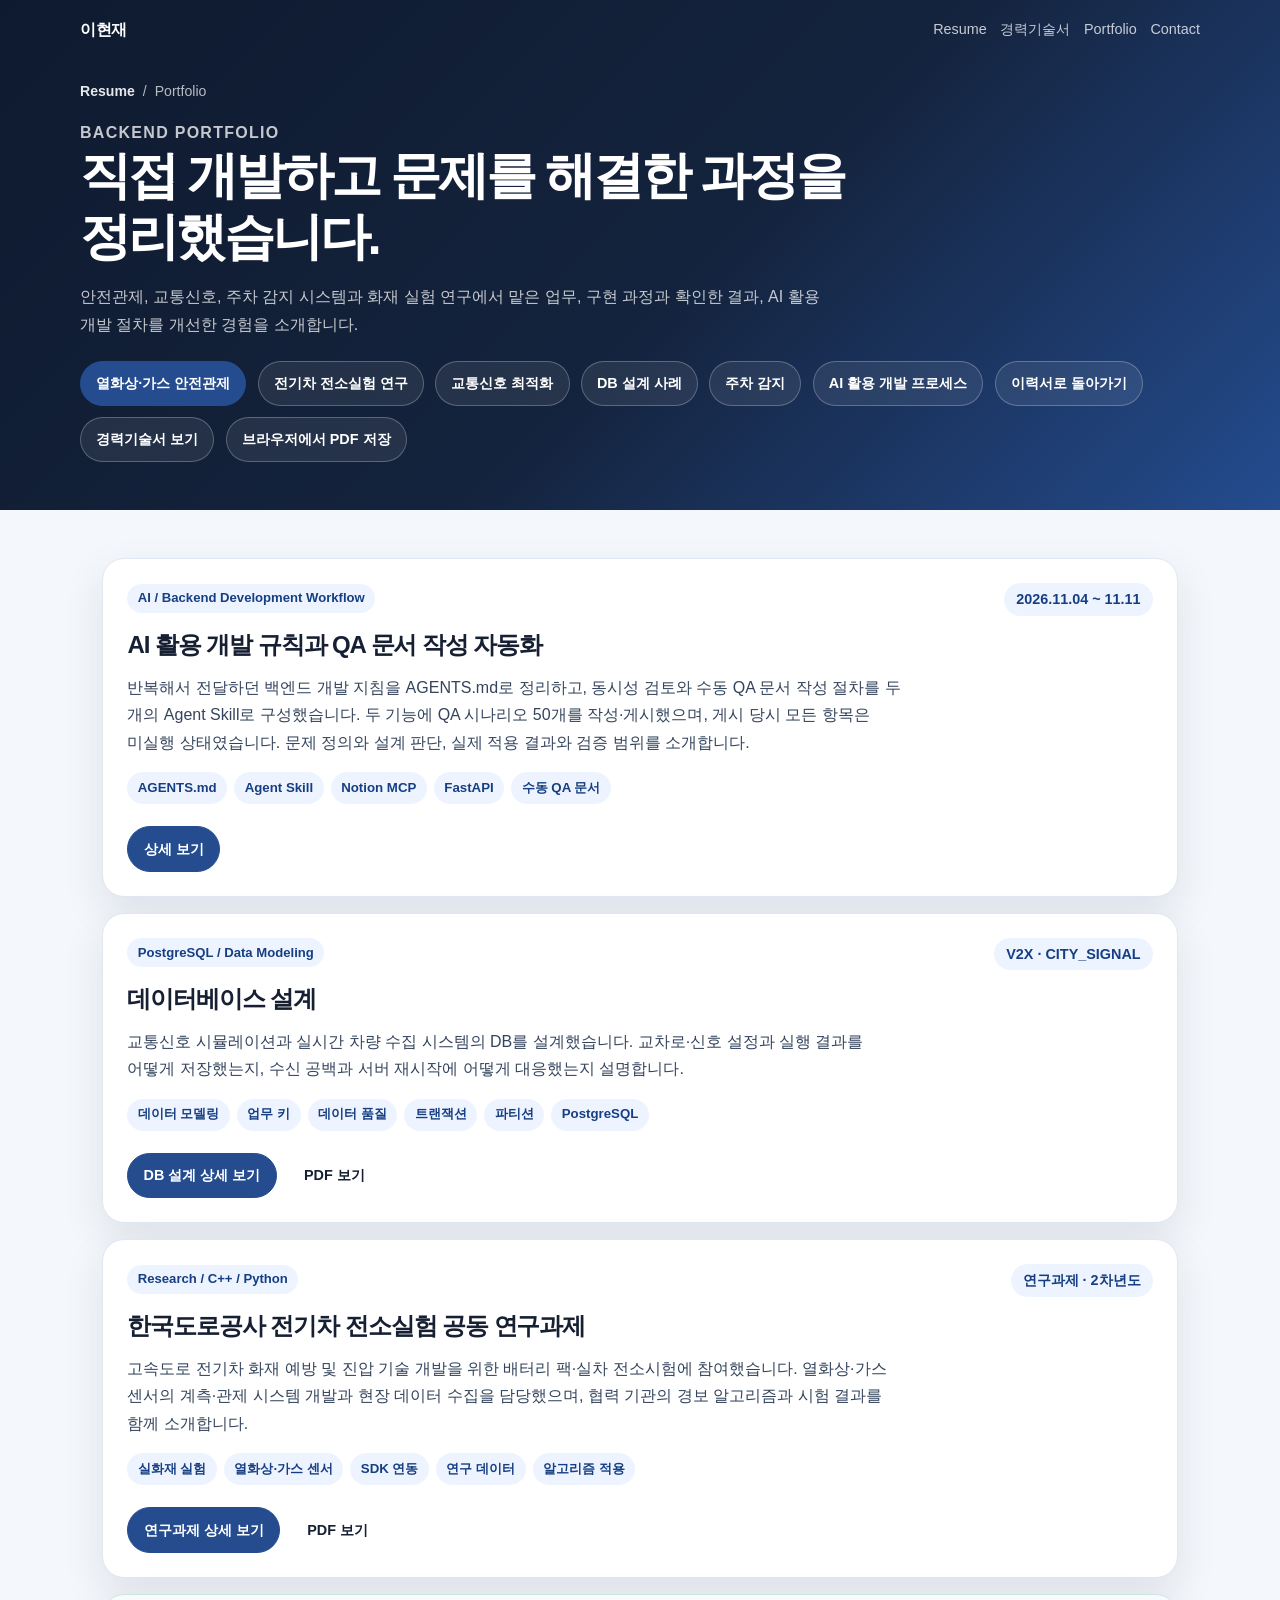
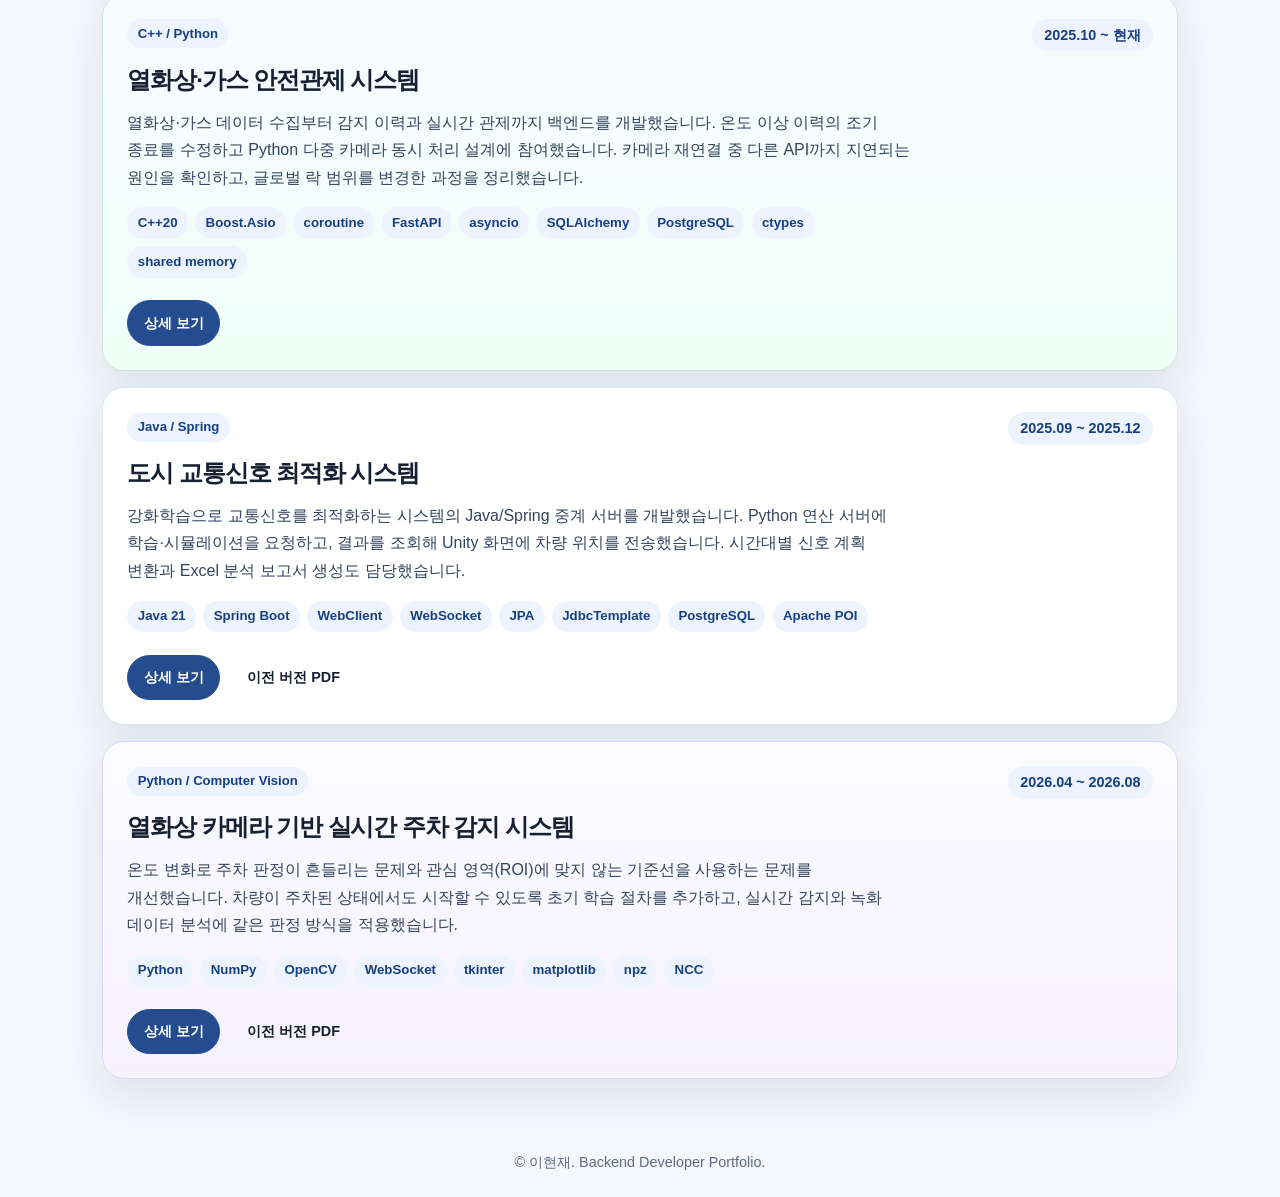
<file: portfolio/index.html>
<!doctype html>
<html lang="ko">
<head>
  <meta charset="utf-8" />
  <meta name="viewport" content="width=device-width, initial-scale=1" />
  <meta name="description" content="이현재 백엔드 개발자 프로젝트 포트폴리오" />
  <meta property="og:title" content="이현재 | Portfolio" />
  <meta property="og:description" content="백엔드 개발과 연구과제에서 맡은 업무, 문제 해결 과정과 검증 결과를 정리했습니다." />
  <title>이현재 | Portfolio</title>
  <link rel="stylesheet" href="../style.css" />
  <link rel="stylesheet" href="portfolio.css" />
</head>
<body>
  <header class="portfolio-header">
    <nav class="nav" aria-label="주요 메뉴">
      <a class="brand" href="../">이현재</a>
      <div class="nav-links">
        <a href="../">Resume</a>
        <a href="../career/">경력기술서</a>
        <a href="./">Portfolio</a>
        <a href="../#contact">Contact</a>
      </div>
    </nav>
    <section class="portfolio-hero">
      <div class="breadcrumb"><a href="../">Resume</a><span>/</span><span>Portfolio</span></div>
      <p class="eyebrow">Backend Portfolio</p>
      <h1>직접 개발하고 문제를 해결한 과정을 정리했습니다.</h1>
      <p>
        안전관제, 교통신호, 주차 감지 시스템과 화재 실험 연구에서
        맡은 업무, 구현 과정과 확인한 결과, AI 활용 개발 절차를 개선한 경험을 소개합니다.
      </p>
      <div class="portfolio-actions">
        <a class="button primary" href="thermal-safety/">열화상·가스 안전관제</a>
        <a class="button ghost" href="ev-fire-research/">전기차 전소실험 연구</a>
        <a class="button ghost" href="city-signal/">교통신호 최적화</a>
        <a class="button ghost" href="database-design/">DB 설계 사례</a>
        <a class="button ghost" href="thermal-parking/">주차 감지</a>
        <a class="button ghost" href="ai-development-workflow/">AI 활용 개발 프로세스</a>
        <a class="button ghost" href="../">이력서로 돌아가기</a>
        <a class="button ghost" href="../career/">경력기술서 보기</a>
        <button class="button ghost print-button" type="button" onclick="window.print()">브라우저에서 PDF 저장</button>
      </div>
    </section>
  </header>

  <main class="portfolio-main">
    <section class="portfolio-grid" aria-label="프로젝트 목록">
      <article class="card portfolio-card">
        <div>
          <span class="tag">AI / Backend Development Workflow</span>
          <h2>AI 활용 개발 규칙과 QA 문서 작성 자동화</h2>
          <p>반복해서 전달하던 백엔드 개발 지침을 AGENTS.md로 정리하고, 동시성 검토와 수동 QA 문서 작성 절차를 두 개의 Agent Skill로 구성했습니다. 두 기능에 QA 시나리오 50개를 작성·게시했으며, 게시 당시 모든 항목은 미실행 상태였습니다. 문제 정의와 설계 판단, 실제 적용 결과와 검증 범위를 소개합니다.</p>
          <div class="chips"><span>AGENTS.md</span><span>Agent Skill</span><span>Notion MCP</span><span>FastAPI</span><span>수동 QA 문서</span></div>
          <div class="portfolio-actions"><a class="button primary" href="ai-development-workflow/">상세 보기</a></div>
        </div><span class="project-period">2026.11.04 ~ 11.11</span>
      </article>
      <article class="card portfolio-card">
        <div>
          <span class="tag">PostgreSQL / Data Modeling</span>
          <h2>데이터베이스 설계</h2>
          <p>교통신호 시뮬레이션과 실시간 차량 수집 시스템의 DB를 설계했습니다. 교차로·신호 설정과 실행 결과를 어떻게 저장했는지, 수신 공백과 서버 재시작에 어떻게 대응했는지 설명합니다.</p>
          <div class="chips"><span>데이터 모델링</span><span>업무 키</span><span>데이터 품질</span><span>트랜잭션</span><span>파티션</span><span>PostgreSQL</span></div>
          <div class="portfolio-actions"><a class="button primary" href="database-design/">DB 설계 상세 보기</a><a class="button" href="../assets/html-pdf/DB_설계_포트폴리오.pdf" target="_blank" rel="noopener">PDF 보기</a></div>
        </div><span class="project-period">V2X · CITY_SIGNAL</span>
      </article>
      <article class="card portfolio-card">
        <div>
          <span class="tag">Research / C++ / Python</span>
          <h2>한국도로공사 전기차 전소실험 공동 연구과제</h2>
          <p>고속도로 전기차 화재 예방 및 진압 기술 개발을 위한 배터리 팩·실차 전소시험에 참여했습니다. 열화상·가스 센서의 계측·관제 시스템 개발과 현장 데이터 수집을 담당했으며, 협력 기관의 경보 알고리즘과 시험 결과를 함께 소개합니다.</p>
          <div class="chips"><span>실화재 실험</span><span>열화상·가스 센서</span><span>SDK 연동</span><span>연구 데이터</span><span>알고리즘 적용</span></div>
          <div class="portfolio-actions"><a class="button primary" href="ev-fire-research/">연구과제 상세 보기</a><a class="button" href="../assets/html-pdf/전기차_실화재_연구과제_포트폴리오.pdf" target="_blank" rel="noopener">PDF 보기</a></div>
        </div><span class="project-period">연구과제 · 2차년도</span>
      </article>
      <article class="card portfolio-card highlight-card">
        <div>
          <span class="tag">C++ / Python</span>
          <h2>열화상·가스 안전관제 시스템</h2>
          <p>열화상·가스 데이터 수집부터 감지 이력과 실시간 관제까지 백엔드를 개발했습니다. 온도 이상 이력의 조기 종료를 수정하고 Python 다중 카메라 동시 처리 설계에 참여했습니다. 카메라 재연결 중 다른 API까지 지연되는 원인을 확인하고, 글로벌 락 범위를 변경한 과정을 정리했습니다.</p>
          <div class="chips"><span>C++20</span><span>Boost.Asio</span><span>coroutine</span><span>FastAPI</span><span>asyncio</span><span>SQLAlchemy</span><span>PostgreSQL</span><span>ctypes</span><span>shared memory</span></div>
          <div class="portfolio-actions"><a class="button primary" href="thermal-safety/">상세 보기</a></div>
        </div><time class="project-period">2025.10 ~ 현재</time>
      </article>
      <article class="card portfolio-card">
        <div>
          <span class="tag">Java / Spring</span>
          <h2>도시 교통신호 최적화 시스템</h2>
          <p>강화학습으로 교통신호를 최적화하는 시스템의 Java/Spring 중계 서버를 개발했습니다. Python 연산 서버에 학습·시뮬레이션을 요청하고, 결과를 조회해 Unity 화면에 차량 위치를 전송했습니다. 시간대별 신호 계획 변환과 Excel 분석 보고서 생성도 담당했습니다.</p>
          <div class="chips"><span>Java 21</span><span>Spring Boot</span><span>WebClient</span><span>WebSocket</span><span>JPA</span><span>JdbcTemplate</span><span>PostgreSQL</span><span>Apache POI</span></div>
          <div class="portfolio-actions"><a class="button primary" href="city-signal/">상세 보기</a><a class="button" href="../assets/html-pdf/CITY_SIGNAL_포트폴리오_HTML기준.pdf" target="_blank" rel="noopener noreferrer">이전 버전 PDF</a></div>
        </div><time class="project-period">2025.09 ~ 2025.12</time>
      </article>
      <article class="card portfolio-card parking-card">
        <div>
          <span class="tag">Python / Computer Vision</span>
          <h2>열화상 카메라 기반 실시간 주차 감지 시스템</h2>
          <p>온도 변화로 주차 판정이 흔들리는 문제와 관심 영역(ROI)에 맞지 않는 기준선을 사용하는 문제를 개선했습니다. 차량이 주차된 상태에서도 시작할 수 있도록 초기 학습 절차를 추가하고, 실시간 감지와 녹화 데이터 분석에 같은 판정 방식을 적용했습니다.</p>
          <div class="chips"><span>Python</span><span>NumPy</span><span>OpenCV</span><span>WebSocket</span><span>tkinter</span><span>matplotlib</span><span>npz</span><span>NCC</span></div>
          <div class="portfolio-actions"><a class="button primary" href="thermal-parking/">상세 보기</a><a class="button" href="../assets/html-pdf/열화상_주차감지_포트폴리오_HTML기준.pdf" target="_blank" rel="noopener noreferrer">이전 버전 PDF</a></div>
        </div><time class="project-period">2026.04 ~ 2026.08</time>
      </article>
    </section>
  </main>

  <footer class="footer">© 이현재. Backend Developer Portfolio.</footer>
</body>
</html>
</file>
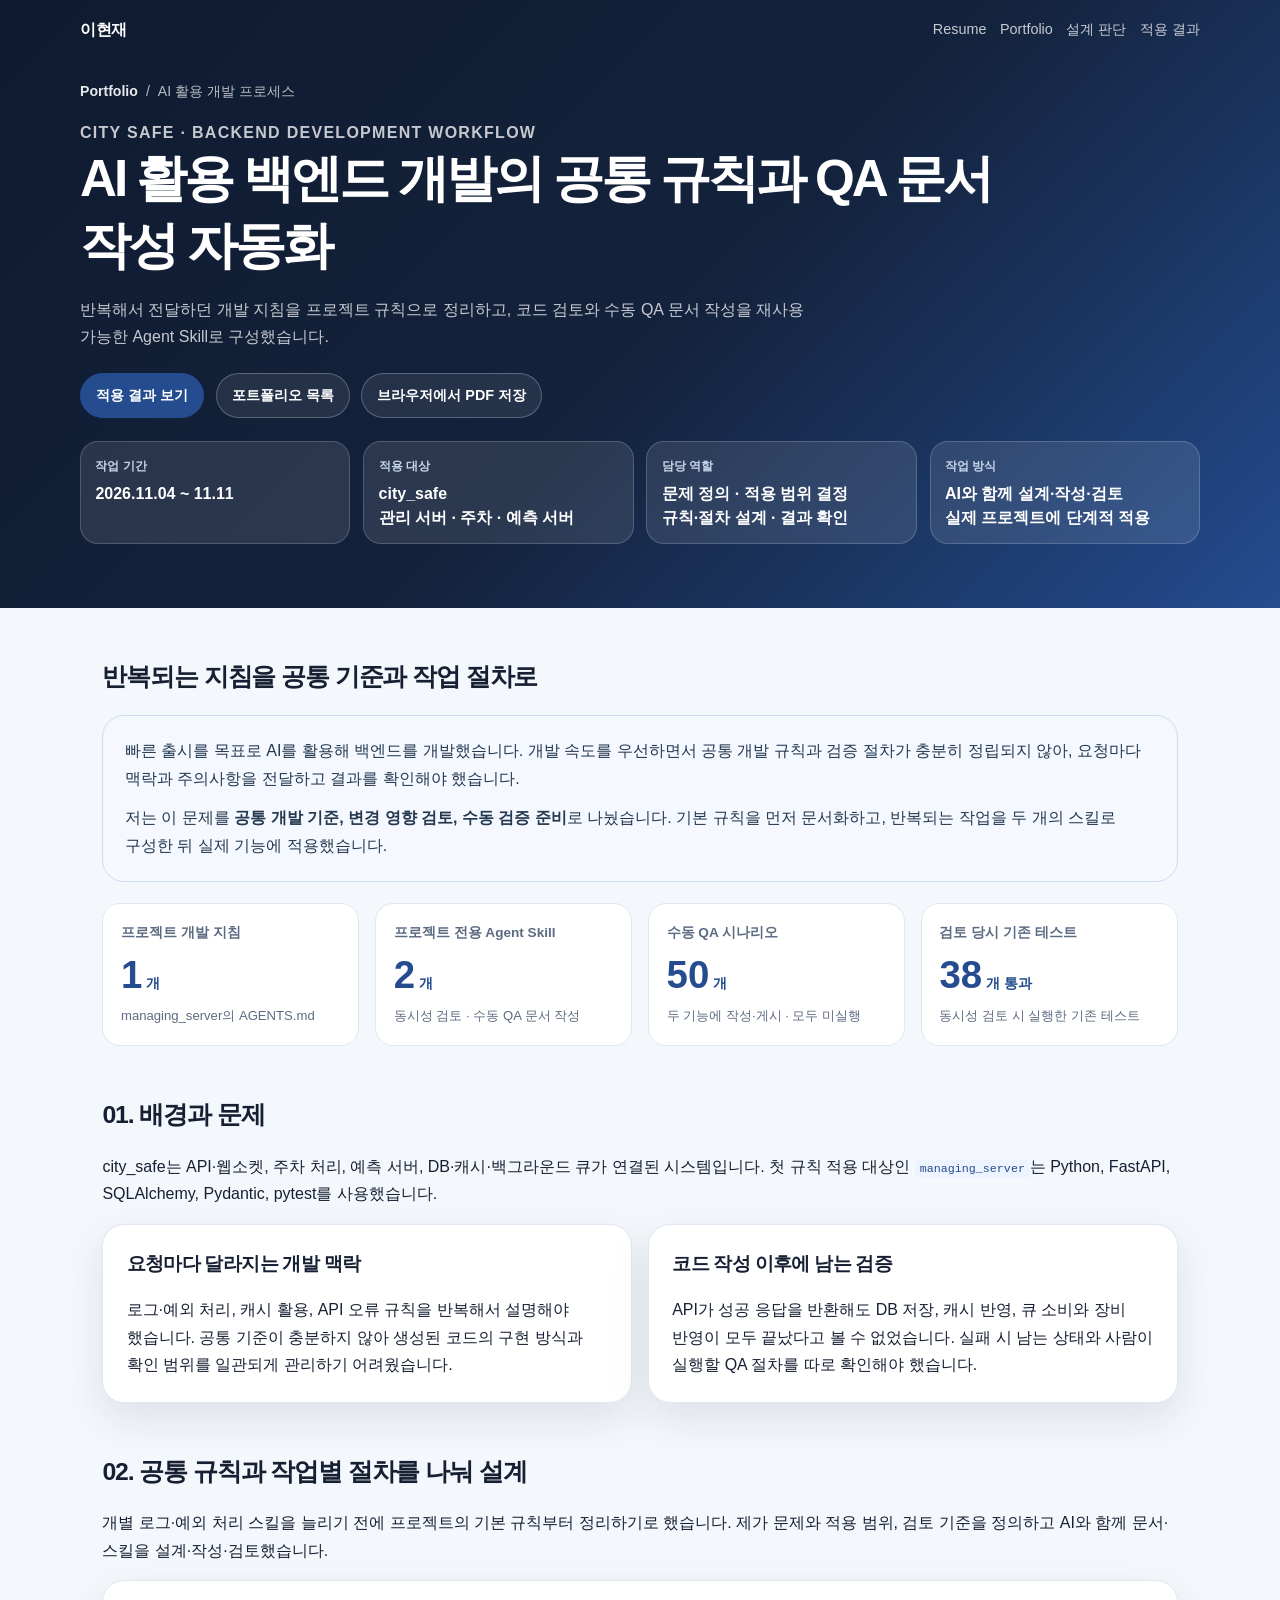
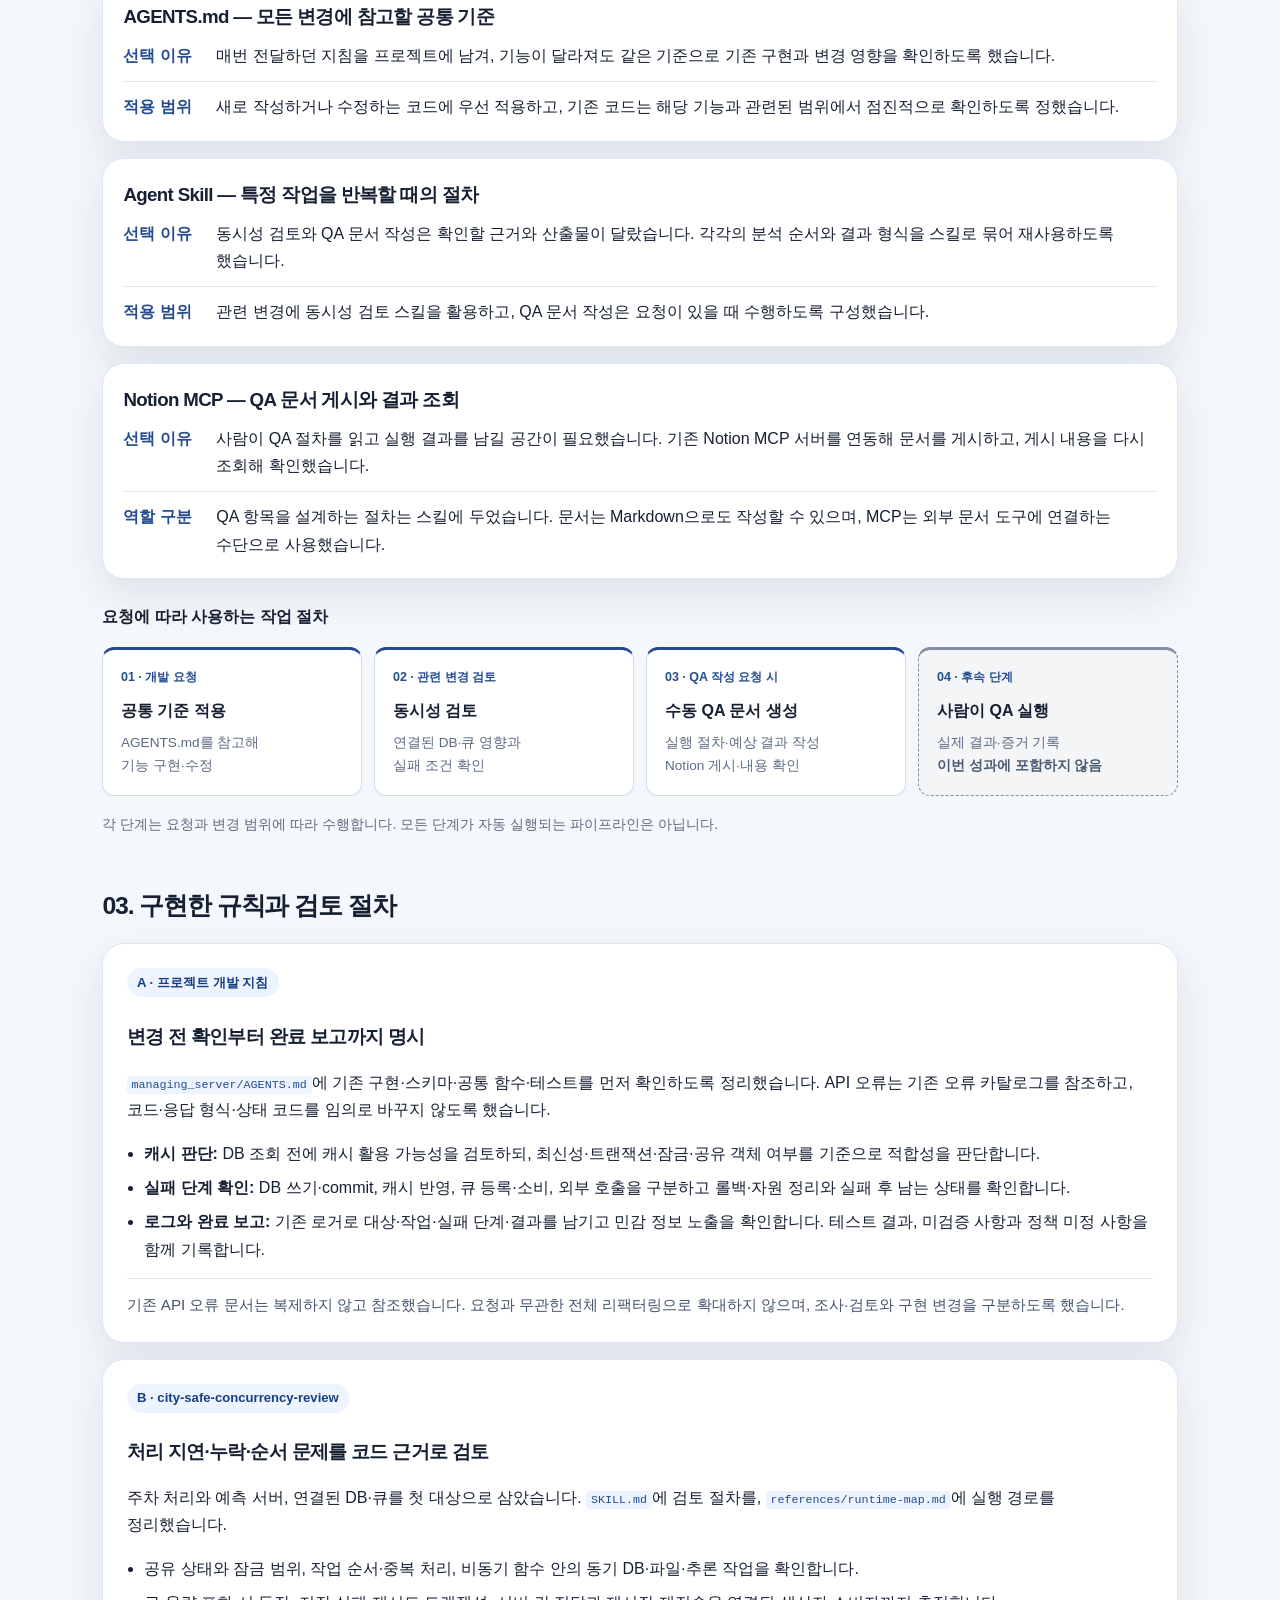
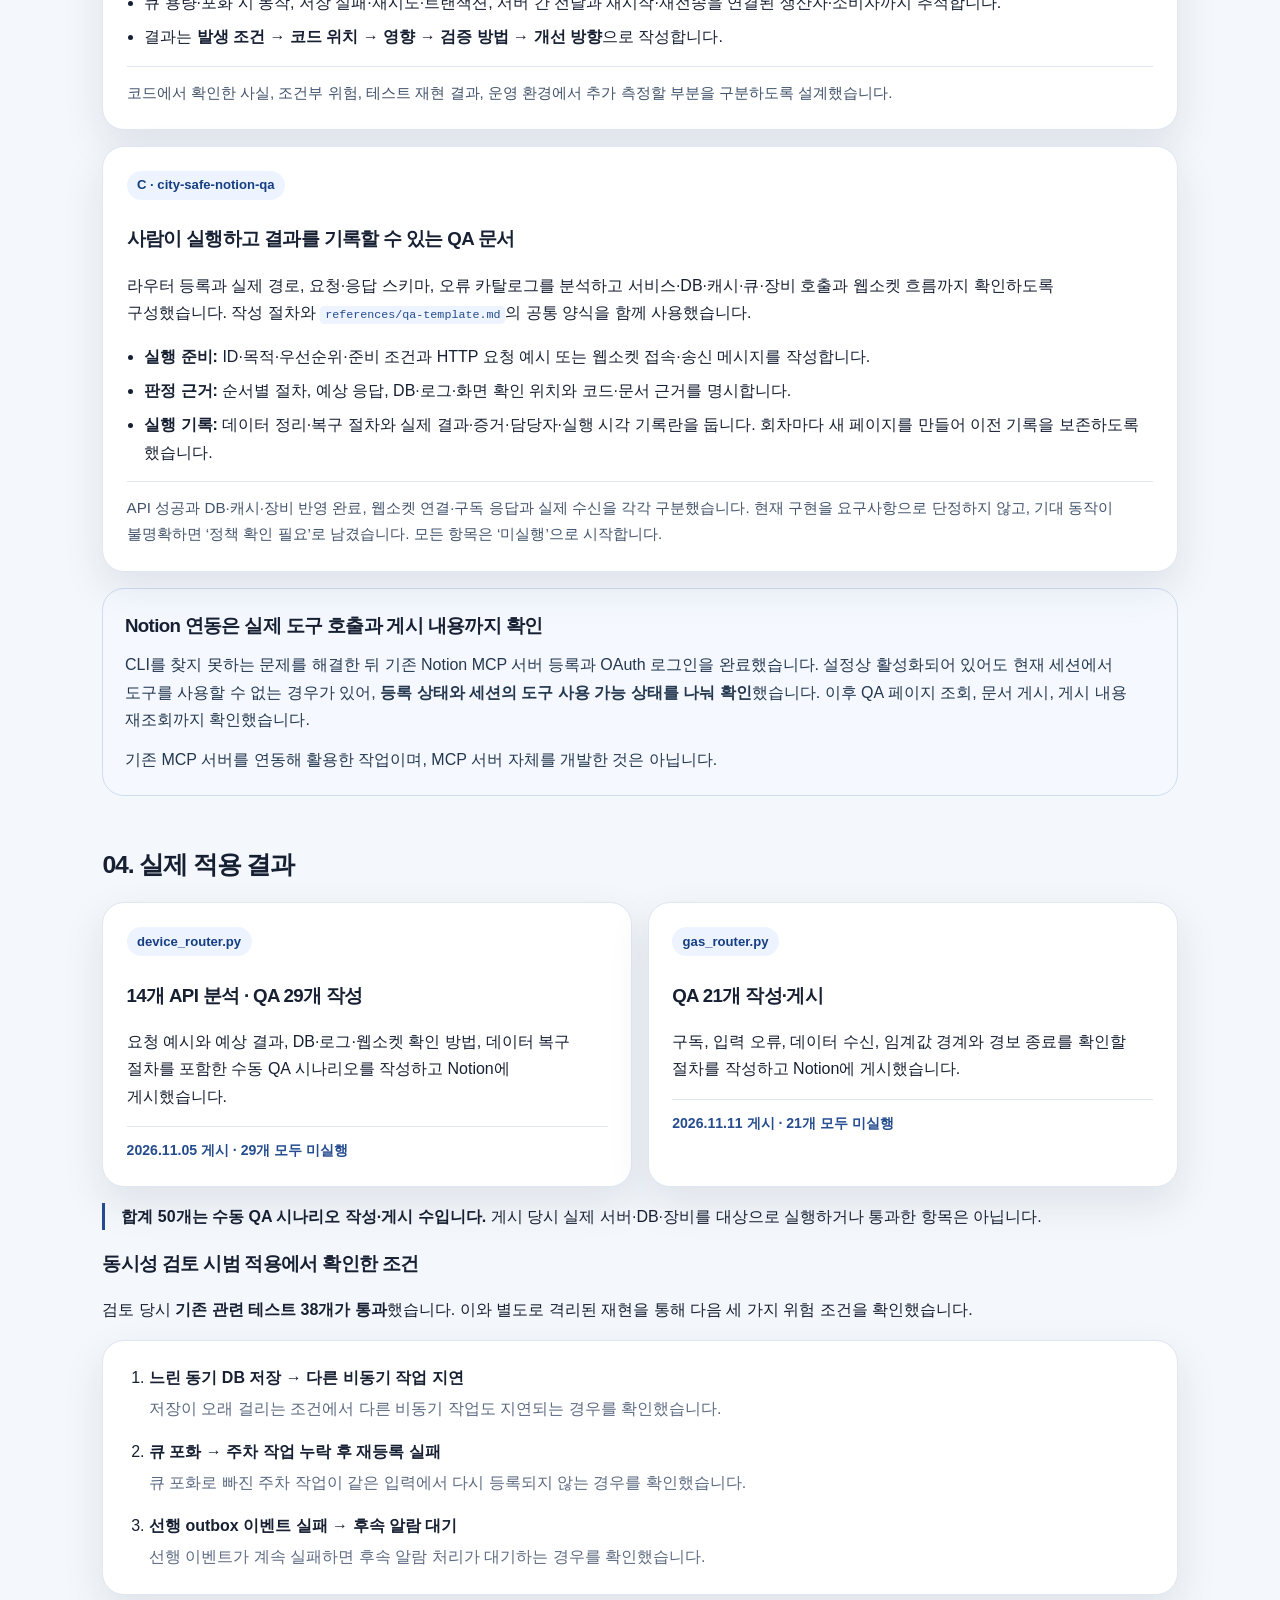
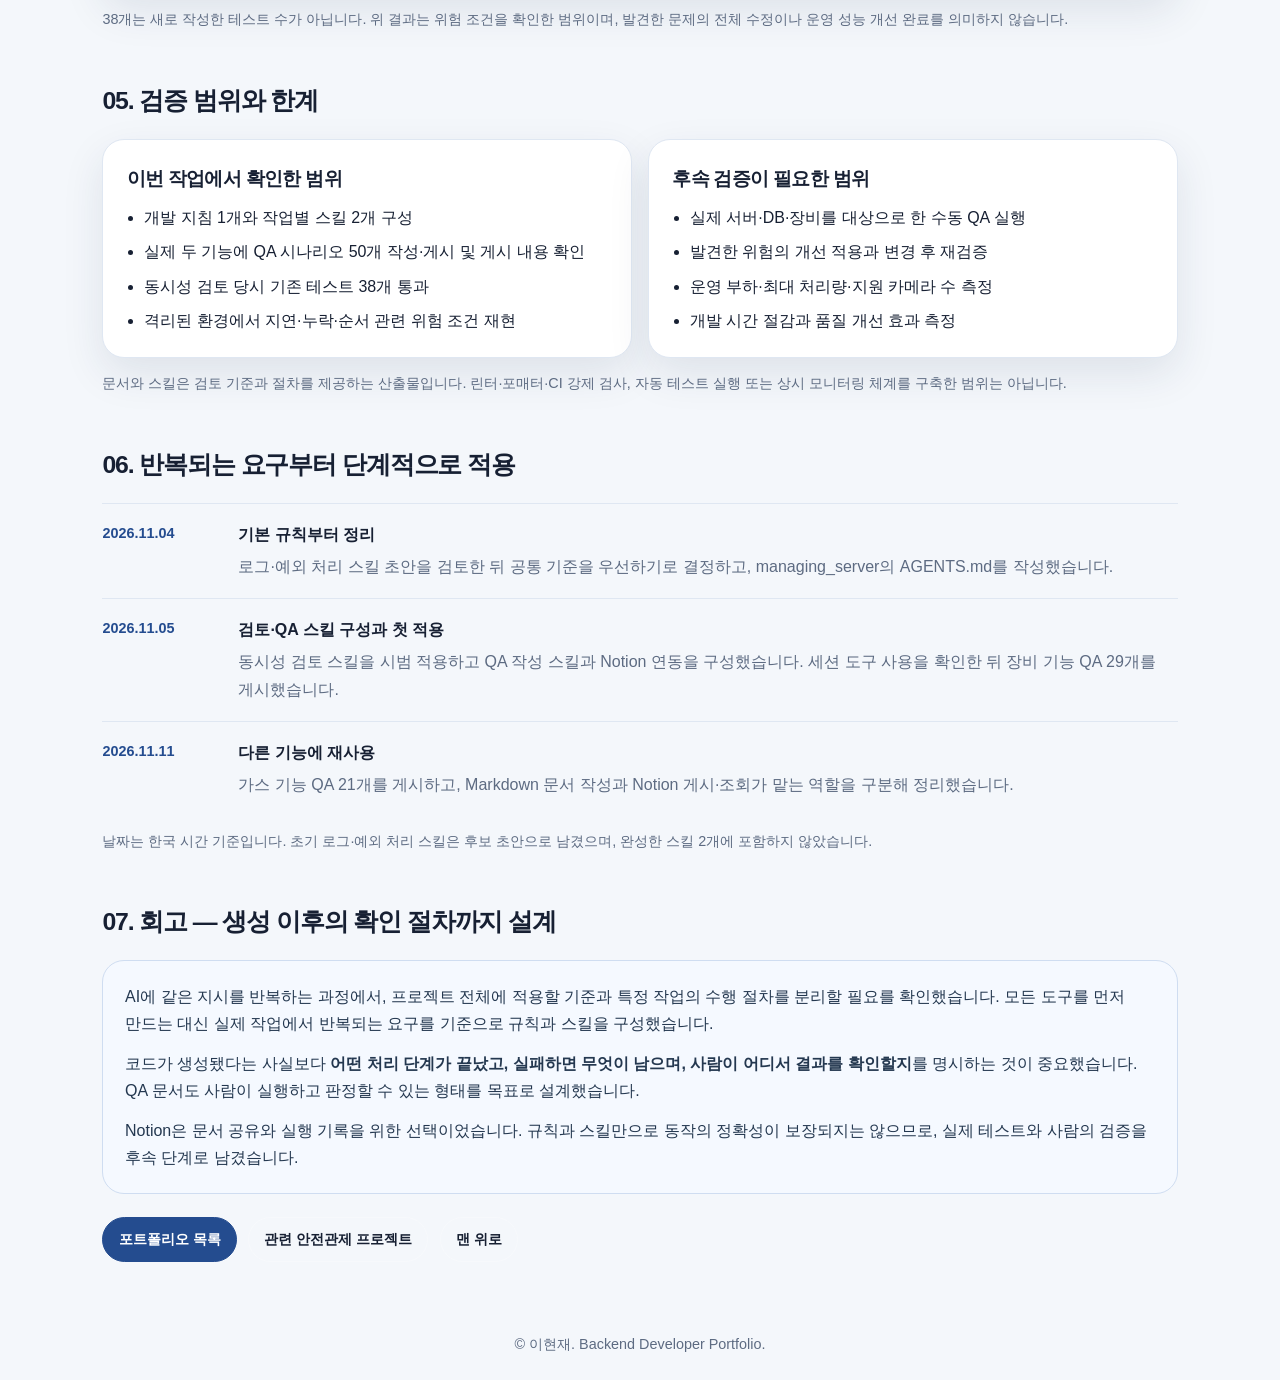
<file: portfolio/ai-development-workflow/index.html>
<!doctype html>
<html lang="ko">
<head>
  <meta charset="utf-8">
  <meta name="viewport" content="width=device-width, initial-scale=1">
  <meta name="description" content="AI 활용 백엔드 개발에서 반복되는 지침을 프로젝트 규칙과 Agent Skill로 정리하고, 두 기능의 수동 QA 시나리오 50개를 작성·게시한 경험입니다.">
  <meta property="og:title" content="AI 활용 개발 규칙과 QA 문서 작성 자동화 | 이현재 Portfolio">
  <meta property="og:description" content="문제 정의부터 AGENTS.md·Agent Skill 설계, Notion MCP 연동과 실제 적용 결과까지 정리했습니다.">
  <title>AI 활용 개발 규칙과 QA 문서 작성 자동화 | 이현재 Portfolio</title>
  <link rel="stylesheet" href="../../style.css">
  <link rel="stylesheet" href="../portfolio.css">
  <link rel="stylesheet" href="workflow.css">
</head>
<body id="top" class="ai-workflow">
  <a class="skip-link" href="#main">본문으로 이동</a>
  <header class="portfolio-header">
    <nav class="nav" aria-label="주요 메뉴">
      <a class="brand" href="../../">이현재</a>
      <div class="nav-links"><a href="../../">Resume</a><a href="../">Portfolio</a><a href="#design">설계 판단</a><a href="#results">적용 결과</a></div>
    </nav>
    <div class="portfolio-hero">
      <div class="breadcrumb"><a href="../">Portfolio</a><span>/</span><span>AI 활용 개발 프로세스</span></div>
      <p class="eyebrow">CITY SAFE · Backend Development Workflow</p>
      <h1>AI 활용 백엔드 개발의 공통 규칙과 QA 문서 작성 자동화</h1>
      <p>반복해서 전달하던 개발 지침을 프로젝트 규칙으로 정리하고, 코드 검토와 수동 QA 문서 작성을 재사용 가능한 Agent Skill로 구성했습니다.</p>
      <div class="portfolio-actions">
        <a class="button primary" href="#results">적용 결과 보기</a>
        <a class="button ghost" href="../">포트폴리오 목록</a>
        <button class="button ghost print-button" type="button" onclick="window.print()">브라우저에서 PDF 저장</button>
      </div>
      <dl class="meta-grid">
        <div class="meta-card"><dt>작업 기간</dt><dd>2026.11.04 ~ 11.11</dd></div>
        <div class="meta-card"><dt>적용 대상</dt><dd>city_safe<br>관리 서버 · 주차 · 예측 서버</dd></div>
        <div class="meta-card"><dt>담당 역할</dt><dd>문제 정의 · 적용 범위 결정<br>규칙·절차 설계 · 결과 확인</dd></div>
        <div class="meta-card"><dt>작업 방식</dt><dd>AI와 함께 설계·작성·검토<br>실제 프로젝트에 단계적 적용</dd></div>
      </dl>
    </div>
  </header>

  <main id="main" class="portfolio-main">
    <section class="detail-section" aria-labelledby="overview-title">
      <h2 id="overview-title">반복되는 지침을 공통 기준과 작업 절차로</h2>
      <div class="summary-box">
        <p>빠른 출시를 목표로 AI를 활용해 백엔드를 개발했습니다. 개발 속도를 우선하면서 공통 개발 규칙과 검증 절차가 충분히 정립되지 않아, 요청마다 맥락과 주의사항을 전달하고 결과를 확인해야 했습니다.</p>
        <p>저는 이 문제를 <strong>공통 개발 기준, 변경 영향 검토, 수동 검증 준비</strong>로 나눴습니다. 기본 규칙을 먼저 문서화하고, 반복되는 작업을 두 개의 스킬로 구성한 뒤 실제 기능에 적용했습니다.</p>
      </div>
      <dl class="outcome-grid" aria-label="산출물과 검증 결과">
        <div><dt>프로젝트 개발 지침</dt><dd>1<span>개</span></dd><p>managing_server의 AGENTS.md</p></div>
        <div><dt>프로젝트 전용 Agent Skill</dt><dd>2<span>개</span></dd><p>동시성 검토 · 수동 QA 문서 작성</p></div>
        <div><dt>수동 QA 시나리오</dt><dd>50<span>개</span></dd><p>두 기능에 작성·게시 · 모두 미실행</p></div>
        <div><dt>검토 당시 기존 테스트</dt><dd>38<span>개 통과</span></dd><p>동시성 검토 시 실행한 기존 테스트</p></div>
      </dl>
    </section>

    <section class="detail-section" id="problem" aria-labelledby="problem-title">
      <h2 id="problem-title">01. 배경과 문제</h2>
      <p>city_safe는 API·웹소켓, 주차 처리, 예측 서버, DB·캐시·백그라운드 큐가 연결된 시스템입니다. 첫 규칙 적용 대상인 <code>managing_server</code>는 Python, FastAPI, SQLAlchemy, Pydantic, pytest를 사용했습니다.</p>
      <div class="two-col">
        <article class="card detail-card"><h3>요청마다 달라지는 개발 맥락</h3><p>로그·예외 처리, 캐시 활용, API 오류 규칙을 반복해서 설명해야 했습니다. 공통 기준이 충분하지 않아 생성된 코드의 구현 방식과 확인 범위를 일관되게 관리하기 어려웠습니다.</p></article>
        <article class="card detail-card"><h3>코드 작성 이후에 남는 검증</h3><p>API가 성공 응답을 반환해도 DB 저장, 캐시 반영, 큐 소비와 장비 반영이 모두 끝났다고 볼 수 없었습니다. 실패 시 남는 상태와 사람이 실행할 QA 절차를 따로 확인해야 했습니다.</p></article>
      </div>
    </section>

    <section class="detail-section" id="design" aria-labelledby="design-title">
      <h2 id="design-title">02. 공통 규칙과 작업별 절차를 나눠 설계</h2>
      <p>개별 로그·예외 처리 스킬을 늘리기 전에 프로젝트의 기본 규칙부터 정리하기로 했습니다. 제가 문제와 적용 범위, 검토 기준을 정의하고 AI와 함께 문서·스킬을 설계·작성·검토했습니다.</p>
      <div class="decision-list">
        <article class="card decision-card">
          <h3>AGENTS.md — 모든 변경에 참고할 공통 기준</h3>
          <div class="decision-row"><span class="decision-label">선택 이유</span><p>매번 전달하던 지침을 프로젝트에 남겨, 기능이 달라져도 같은 기준으로 기존 구현과 변경 영향을 확인하도록 했습니다.</p></div>
          <div class="decision-row"><span class="decision-label">적용 범위</span><p>새로 작성하거나 수정하는 코드에 우선 적용하고, 기존 코드는 해당 기능과 관련된 범위에서 점진적으로 확인하도록 정했습니다.</p></div>
        </article>
        <article class="card decision-card">
          <h3>Agent Skill — 특정 작업을 반복할 때의 절차</h3>
          <div class="decision-row"><span class="decision-label">선택 이유</span><p>동시성 검토와 QA 문서 작성은 확인할 근거와 산출물이 달랐습니다. 각각의 분석 순서와 결과 형식을 스킬로 묶어 재사용하도록 했습니다.</p></div>
          <div class="decision-row"><span class="decision-label">적용 범위</span><p>관련 변경에 동시성 검토 스킬을 활용하고, QA 문서 작성은 요청이 있을 때 수행하도록 구성했습니다.</p></div>
        </article>
        <article class="card decision-card">
          <h3>Notion MCP — QA 문서 게시와 결과 조회</h3>
          <div class="decision-row"><span class="decision-label">선택 이유</span><p>사람이 QA 절차를 읽고 실행 결과를 남길 공간이 필요했습니다. 기존 Notion MCP 서버를 연동해 문서를 게시하고, 게시 내용을 다시 조회해 확인했습니다.</p></div>
          <div class="decision-row"><span class="decision-label">역할 구분</span><p>QA 항목을 설계하는 절차는 스킬에 두었습니다. 문서는 Markdown으로도 작성할 수 있으며, MCP는 외부 문서 도구에 연결하는 수단으로 사용했습니다.</p></div>
        </article>
      </div>
      <figure class="workflow-figure">
        <figcaption>요청에 따라 사용하는 작업 절차</figcaption>
        <ol class="workflow-steps">
          <li><span>01 · 개발 요청</span><strong>공통 기준 적용</strong><p>AGENTS.md를 참고해<br>기능 구현·수정</p></li>
          <li><span>02 · 관련 변경 검토</span><strong>동시성 검토</strong><p>연결된 DB·큐 영향과<br>실패 조건 확인</p></li>
          <li><span>03 · QA 작성 요청 시</span><strong>수동 QA 문서 생성</strong><p>실행 절차·예상 결과 작성<br>Notion 게시·내용 확인</p></li>
          <li class="pending-step"><span>04 · 후속 단계</span><strong>사람이 QA 실행</strong><p>실제 결과·증거 기록<br><b>이번 성과에 포함하지 않음</b></p></li>
        </ol>
        <p class="caption">각 단계는 요청과 변경 범위에 따라 수행합니다. 모든 단계가 자동 실행되는 파이프라인은 아닙니다.</p>
      </figure>
    </section>

    <section class="detail-section" id="implementation" aria-labelledby="implementation-title">
      <h2 id="implementation-title">03. 구현한 규칙과 검토 절차</h2>
      <div class="decision-list">
        <article class="card detail-card">
          <span class="tag">A · 프로젝트 개발 지침</span>
          <h3>변경 전 확인부터 완료 보고까지 명시</h3>
          <p><code>managing_server/AGENTS.md</code>에 기존 구현·스키마·공통 함수·테스트를 먼저 확인하도록 정리했습니다. API 오류는 기존 오류 카탈로그를 참조하고, 코드·응답 형식·상태 코드를 임의로 바꾸지 않도록 했습니다.</p>
          <ul>
            <li><strong>캐시 판단:</strong> DB 조회 전에 캐시 활용 가능성을 검토하되, 최신성·트랜잭션·잠금·공유 객체 여부를 기준으로 적합성을 판단합니다.</li>
            <li><strong>실패 단계 확인:</strong> DB 쓰기·commit, 캐시 반영, 큐 등록·소비, 외부 호출을 구분하고 롤백·자원 정리와 실패 후 남는 상태를 확인합니다.</li>
            <li><strong>로그와 완료 보고:</strong> 기존 로거로 대상·작업·실패 단계·결과를 남기고 민감 정보 노출을 확인합니다. 테스트 결과, 미검증 사항과 정책 미정 사항을 함께 기록합니다.</li>
          </ul>
          <p class="implementation-note">기존 API 오류 문서는 복제하지 않고 참조했습니다. 요청과 무관한 전체 리팩터링으로 확대하지 않으며, 조사·검토와 구현 변경을 구분하도록 했습니다.</p>
        </article>
        <article class="card detail-card">
          <span class="tag">B · city-safe-concurrency-review</span>
          <h3>처리 지연·누락·순서 문제를 코드 근거로 검토</h3>
          <p>주차 처리와 예측 서버, 연결된 DB·큐를 첫 대상으로 삼았습니다. <code>SKILL.md</code>에 검토 절차를, <code>references/runtime-map.md</code>에 실행 경로를 정리했습니다.</p>
          <ul>
            <li>공유 상태와 잠금 범위, 작업 순서·중복 처리, 비동기 함수 안의 동기 DB·파일·추론 작업을 확인합니다.</li>
            <li>큐 용량·포화 시 동작, 저장 실패·재시도·트랜잭션, 서버 간 전달과 재시작·재전송을 연결된 생산자·소비자까지 추적합니다.</li>
            <li>결과는 <strong>발생 조건 → 코드 위치 → 영향 → 검증 방법 → 개선 방향</strong>으로 작성합니다.</li>
          </ul>
          <p class="implementation-note">코드에서 확인한 사실, 조건부 위험, 테스트 재현 결과, 운영 환경에서 추가 측정할 부분을 구분하도록 설계했습니다.</p>
        </article>
        <article class="card detail-card">
          <span class="tag">C · city-safe-notion-qa</span>
          <h3>사람이 실행하고 결과를 기록할 수 있는 QA 문서</h3>
          <p>라우터 등록과 실제 경로, 요청·응답 스키마, 오류 카탈로그를 분석하고 서비스·DB·캐시·큐·장비 호출과 웹소켓 흐름까지 확인하도록 구성했습니다. 작성 절차와 <code>references/qa-template.md</code>의 공통 양식을 함께 사용했습니다.</p>
          <ul>
            <li><strong>실행 준비:</strong> ID·목적·우선순위·준비 조건과 HTTP 요청 예시 또는 웹소켓 접속·송신 메시지를 작성합니다.</li>
            <li><strong>판정 근거:</strong> 순서별 절차, 예상 응답, DB·로그·화면 확인 위치와 코드·문서 근거를 명시합니다.</li>
            <li><strong>실행 기록:</strong> 데이터 정리·복구 절차와 실제 결과·증거·담당자·실행 시각 기록란을 둡니다. 회차마다 새 페이지를 만들어 이전 기록을 보존하도록 했습니다.</li>
          </ul>
          <p class="implementation-note">API 성공과 DB·캐시·장비 반영 완료, 웹소켓 연결·구독 응답과 실제 수신을 각각 구분했습니다. 현재 구현을 요구사항으로 단정하지 않고, 기대 동작이 불명확하면 ‘정책 확인 필요’로 남겼습니다. 모든 항목은 ‘미실행’으로 시작합니다.</p>
        </article>
      </div>
      <div class="summary-box integration-note">
        <h3>Notion 연동은 실제 도구 호출과 게시 내용까지 확인</h3>
        <p>CLI를 찾지 못하는 문제를 해결한 뒤 기존 Notion MCP 서버 등록과 OAuth 로그인을 완료했습니다. 설정상 활성화되어 있어도 현재 세션에서 도구를 사용할 수 없는 경우가 있어, <strong>등록 상태와 세션의 도구 사용 가능 상태를 나눠 확인</strong>했습니다. 이후 QA 페이지 조회, 문서 게시, 게시 내용 재조회까지 확인했습니다.</p>
        <p>기존 MCP 서버를 연동해 활용한 작업이며, MCP 서버 자체를 개발한 것은 아닙니다.</p>
      </div>
    </section>

    <section class="detail-section" id="results" aria-labelledby="results-title">
      <h2 id="results-title">04. 실제 적용 결과</h2>
      <div class="two-col">
        <article class="card detail-card"><span class="tag">device_router.py</span><h3>14개 API 분석 · QA 29개 작성</h3><p>요청 예시와 예상 결과, DB·로그·웹소켓 확인 방법, 데이터 복구 절차를 포함한 수동 QA 시나리오를 작성하고 Notion에 게시했습니다.</p><p class="result-status">2026.11.05 게시 · 29개 모두 미실행</p></article>
        <article class="card detail-card"><span class="tag">gas_router.py</span><h3>QA 21개 작성·게시</h3><p>구독, 입력 오류, 데이터 수신, 임계값 경계와 경보 종료를 확인할 절차를 작성하고 Notion에 게시했습니다.</p><p class="result-status">2026.11.11 게시 · 21개 모두 미실행</p></article>
      </div>
      <p class="result-note"><strong>합계 50개는 수동 QA 시나리오 작성·게시 수입니다.</strong> 게시 당시 실제 서버·DB·장비를 대상으로 실행하거나 통과한 항목은 아닙니다.</p>
      <h3>동시성 검토 시범 적용에서 확인한 조건</h3>
      <p>검토 당시 <strong>기존 관련 테스트 38개가 통과</strong>했습니다. 이와 별도로 격리된 재현을 통해 다음 세 가지 위험 조건을 확인했습니다.</p>
      <div class="card detail-card">
        <ol class="findings">
          <li><strong>느린 동기 DB 저장 → 다른 비동기 작업 지연</strong><p>저장이 오래 걸리는 조건에서 다른 비동기 작업도 지연되는 경우를 확인했습니다.</p></li>
          <li><strong>큐 포화 → 주차 작업 누락 후 재등록 실패</strong><p>큐 포화로 빠진 주차 작업이 같은 입력에서 다시 등록되지 않는 경우를 확인했습니다.</p></li>
          <li><strong>선행 outbox 이벤트 실패 → 후속 알람 대기</strong><p>선행 이벤트가 계속 실패하면 후속 알람 처리가 대기하는 경우를 확인했습니다.</p></li>
        </ol>
      </div>
      <p class="caption">38개는 새로 작성한 테스트 수가 아닙니다. 위 결과는 위험 조건을 확인한 범위이며, 발견한 문제의 전체 수정이나 운영 성능 개선 완료를 의미하지 않습니다.</p>
    </section>

    <section class="detail-section" id="validation" aria-labelledby="validation-title">
      <h2 id="validation-title">05. 검증 범위와 한계</h2>
      <div class="two-col">
        <article class="card detail-card"><h3>이번 작업에서 확인한 범위</h3><ul><li>개발 지침 1개와 작업별 스킬 2개 구성</li><li>실제 두 기능에 QA 시나리오 50개 작성·게시 및 게시 내용 확인</li><li>동시성 검토 당시 기존 테스트 38개 통과</li><li>격리된 환경에서 지연·누락·순서 관련 위험 조건 재현</li></ul></article>
        <article class="card detail-card"><h3>후속 검증이 필요한 범위</h3><ul><li>실제 서버·DB·장비를 대상으로 한 수동 QA 실행</li><li>발견한 위험의 개선 적용과 변경 후 재검증</li><li>운영 부하·최대 처리량·지원 카메라 수 측정</li><li>개발 시간 절감과 품질 개선 효과 측정</li></ul></article>
      </div>
      <p class="caption">문서와 스킬은 검토 기준과 절차를 제공하는 산출물입니다. 린터·포매터·CI 강제 검사, 자동 테스트 실행 또는 상시 모니터링 체계를 구축한 범위는 아닙니다.</p>
    </section>

    <section class="detail-section" aria-labelledby="history-title">
      <h2 id="history-title">06. 반복되는 요구부터 단계적으로 적용</h2>
      <ol class="work-history">
        <li><time datetime="2026-11-04">2026.11.04</time><div><strong>기본 규칙부터 정리</strong><p>로그·예외 처리 스킬 초안을 검토한 뒤 공통 기준을 우선하기로 결정하고, managing_server의 AGENTS.md를 작성했습니다.</p></div></li>
        <li><time datetime="2026-11-05">2026.11.05</time><div><strong>검토·QA 스킬 구성과 첫 적용</strong><p>동시성 검토 스킬을 시범 적용하고 QA 작성 스킬과 Notion 연동을 구성했습니다. 세션 도구 사용을 확인한 뒤 장비 기능 QA 29개를 게시했습니다.</p></div></li>
        <li><time datetime="2026-11-11">2026.11.11</time><div><strong>다른 기능에 재사용</strong><p>가스 기능 QA 21개를 게시하고, Markdown 문서 작성과 Notion 게시·조회가 맡는 역할을 구분해 정리했습니다.</p></div></li>
      </ol>
      <p class="caption">날짜는 한국 시간 기준입니다. 초기 로그·예외 처리 스킬은 후보 초안으로 남겼으며, 완성한 스킬 2개에 포함하지 않았습니다.</p>
    </section>

    <section class="detail-section" id="retrospective" aria-labelledby="retrospective-title">
      <h2 id="retrospective-title">07. 회고 — 생성 이후의 확인 절차까지 설계</h2>
      <div class="summary-box">
        <p>AI에 같은 지시를 반복하는 과정에서, 프로젝트 전체에 적용할 기준과 특정 작업의 수행 절차를 분리할 필요를 확인했습니다. 모든 도구를 먼저 만드는 대신 실제 작업에서 반복되는 요구를 기준으로 규칙과 스킬을 구성했습니다.</p>
        <p>코드가 생성됐다는 사실보다 <strong>어떤 처리 단계가 끝났고, 실패하면 무엇이 남으며, 사람이 어디서 결과를 확인할지</strong>를 명시하는 것이 중요했습니다. QA 문서도 사람이 실행하고 판정할 수 있는 형태를 목표로 설계했습니다.</p>
        <p>Notion은 문서 공유와 실행 기록을 위한 선택이었습니다. 규칙과 스킬만으로 동작의 정확성이 보장되지는 않으므로, 실제 테스트와 사람의 검증을 후속 단계로 남겼습니다.</p>
      </div>
      <div class="portfolio-actions"><a class="button primary" href="../">포트폴리오 목록</a><a class="button" href="../thermal-safety/">관련 안전관제 프로젝트</a><a class="button" href="#top">맨 위로</a></div>
    </section>
  </main>
  <footer class="footer">© 이현재. Backend Developer Portfolio.</footer>
</body>
</html>
</file>
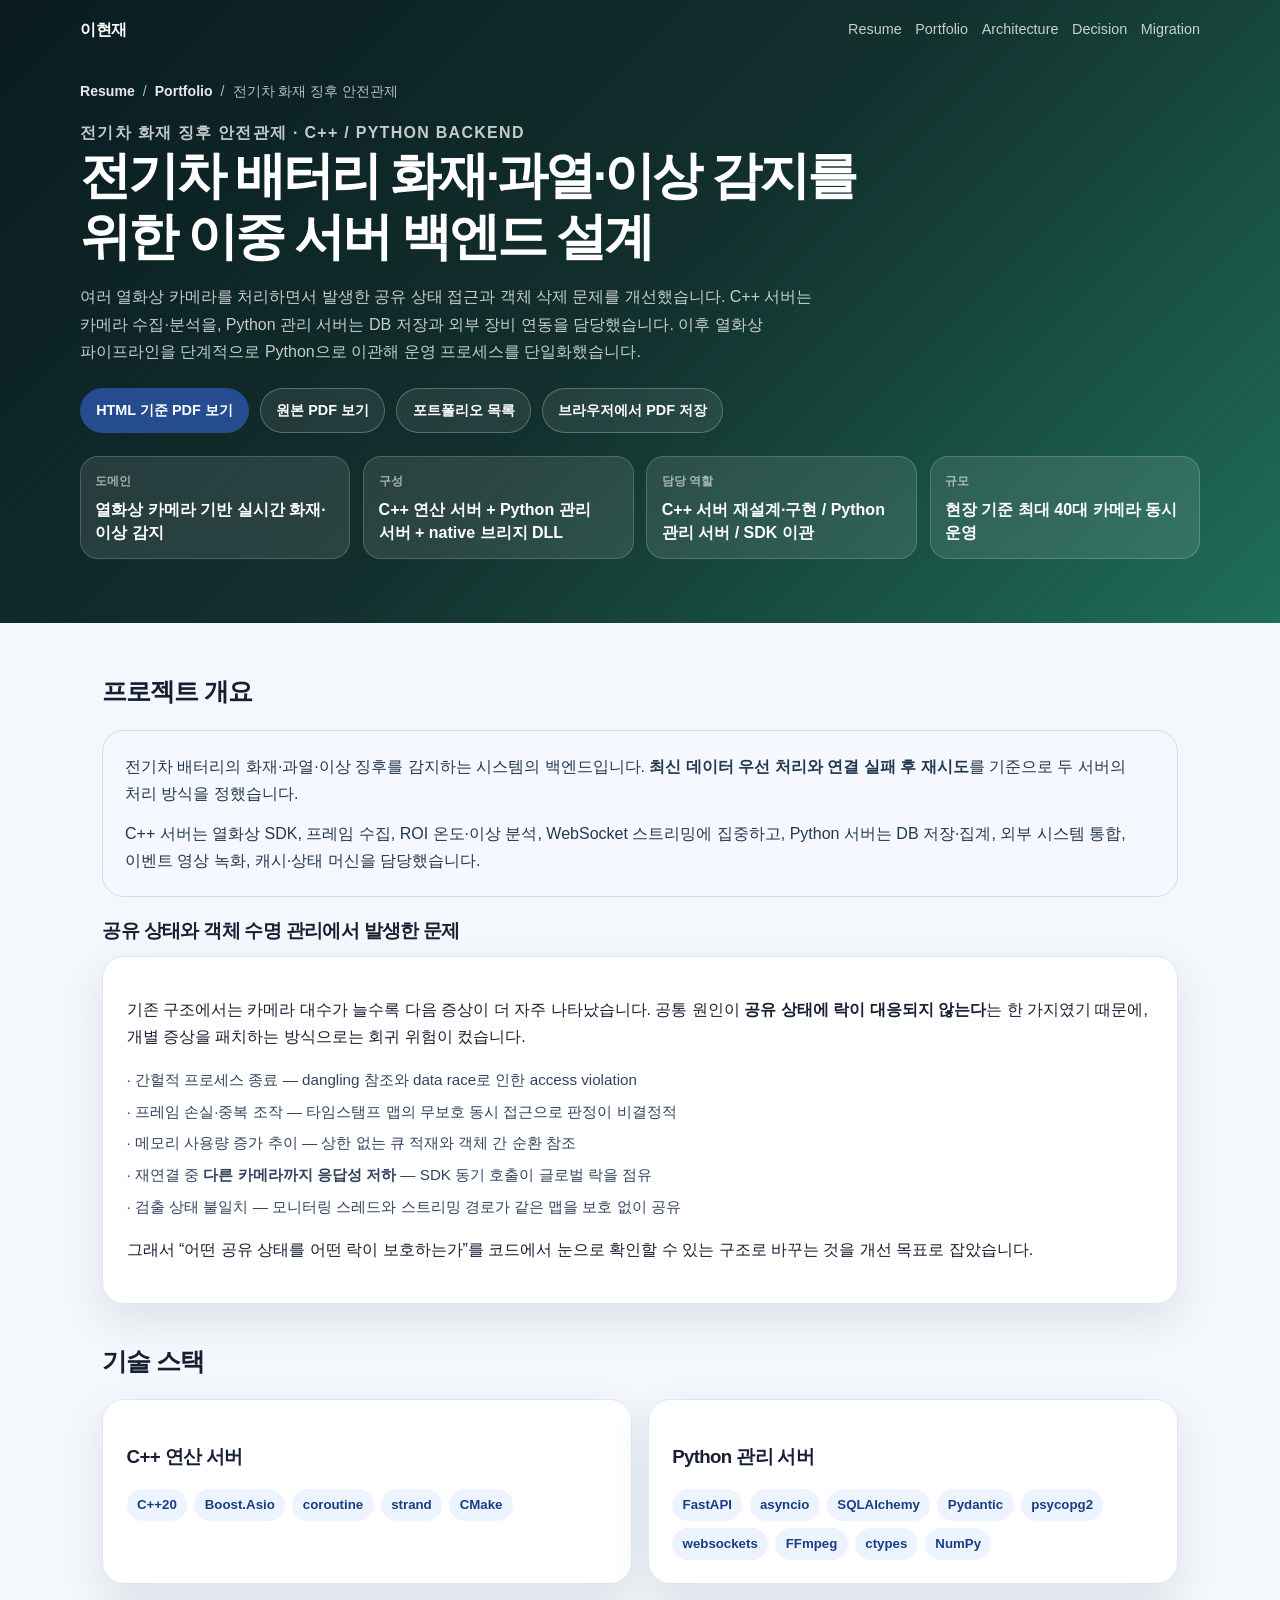
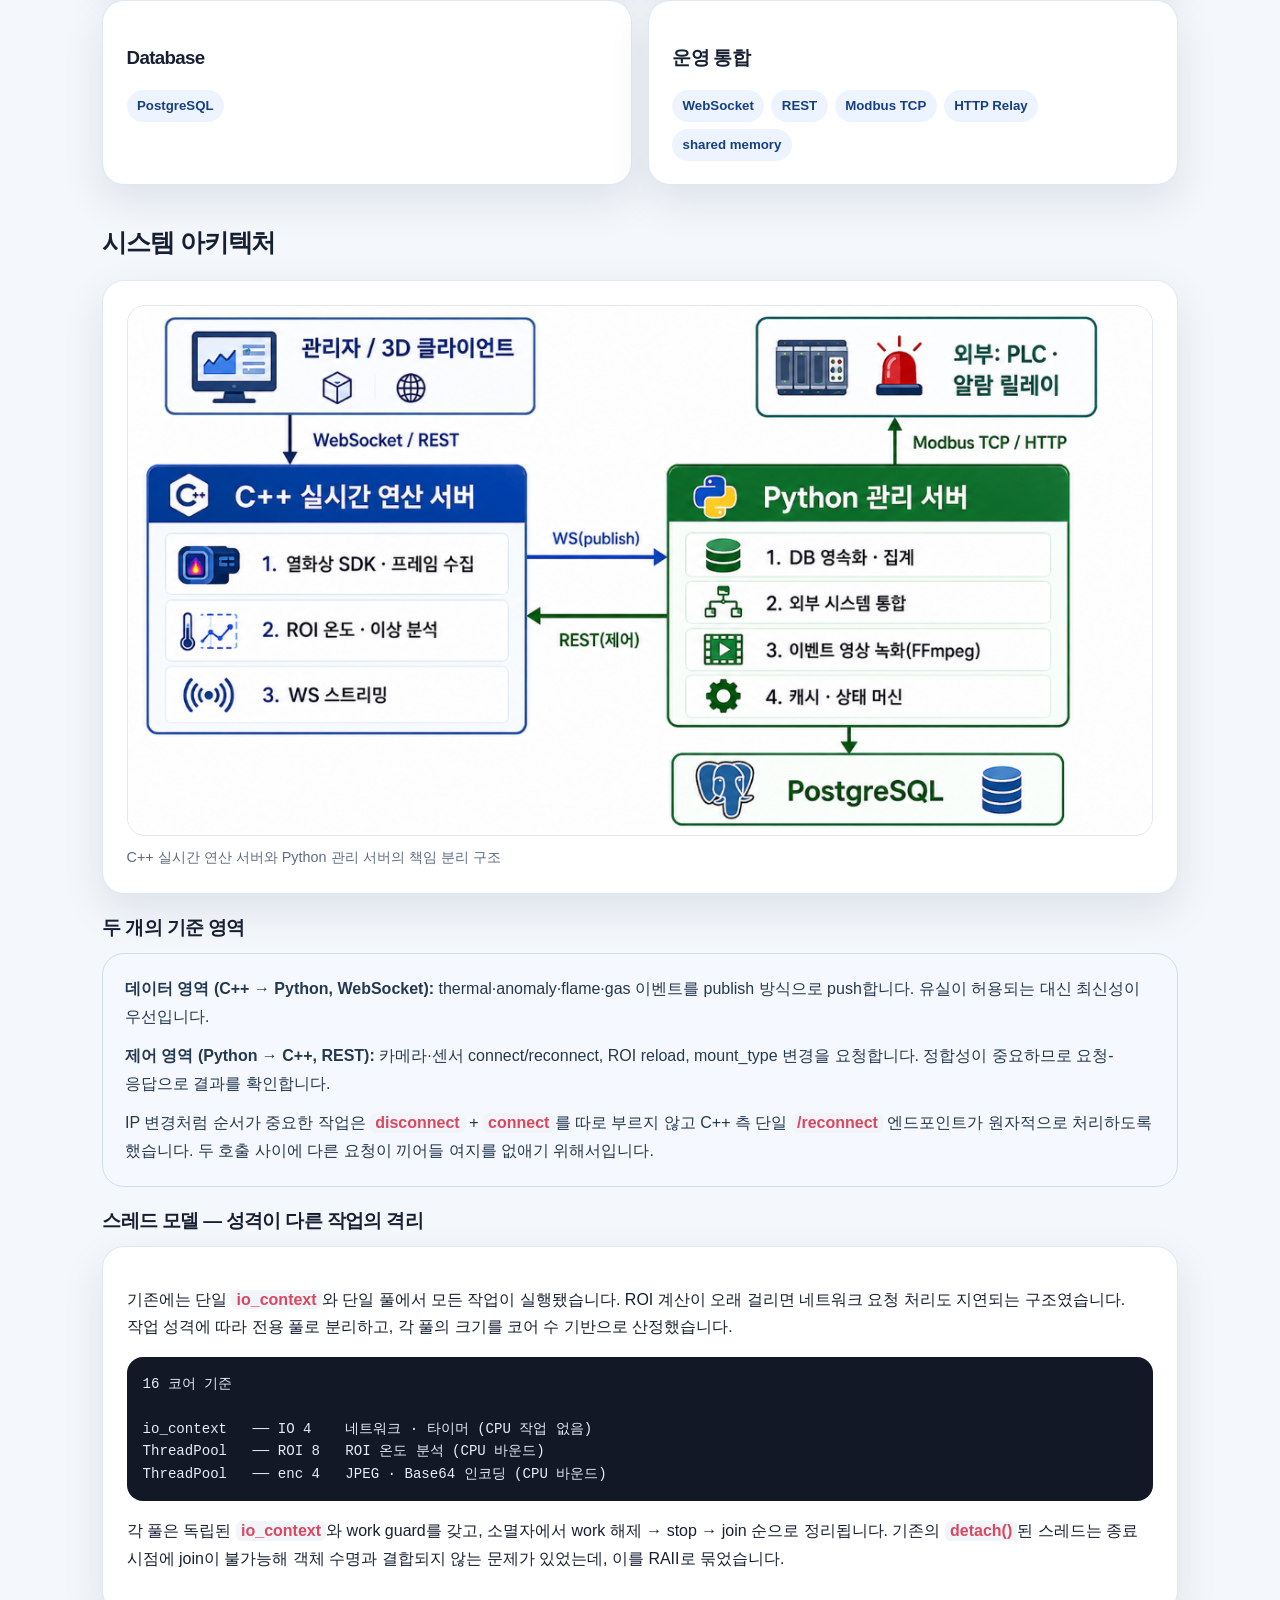
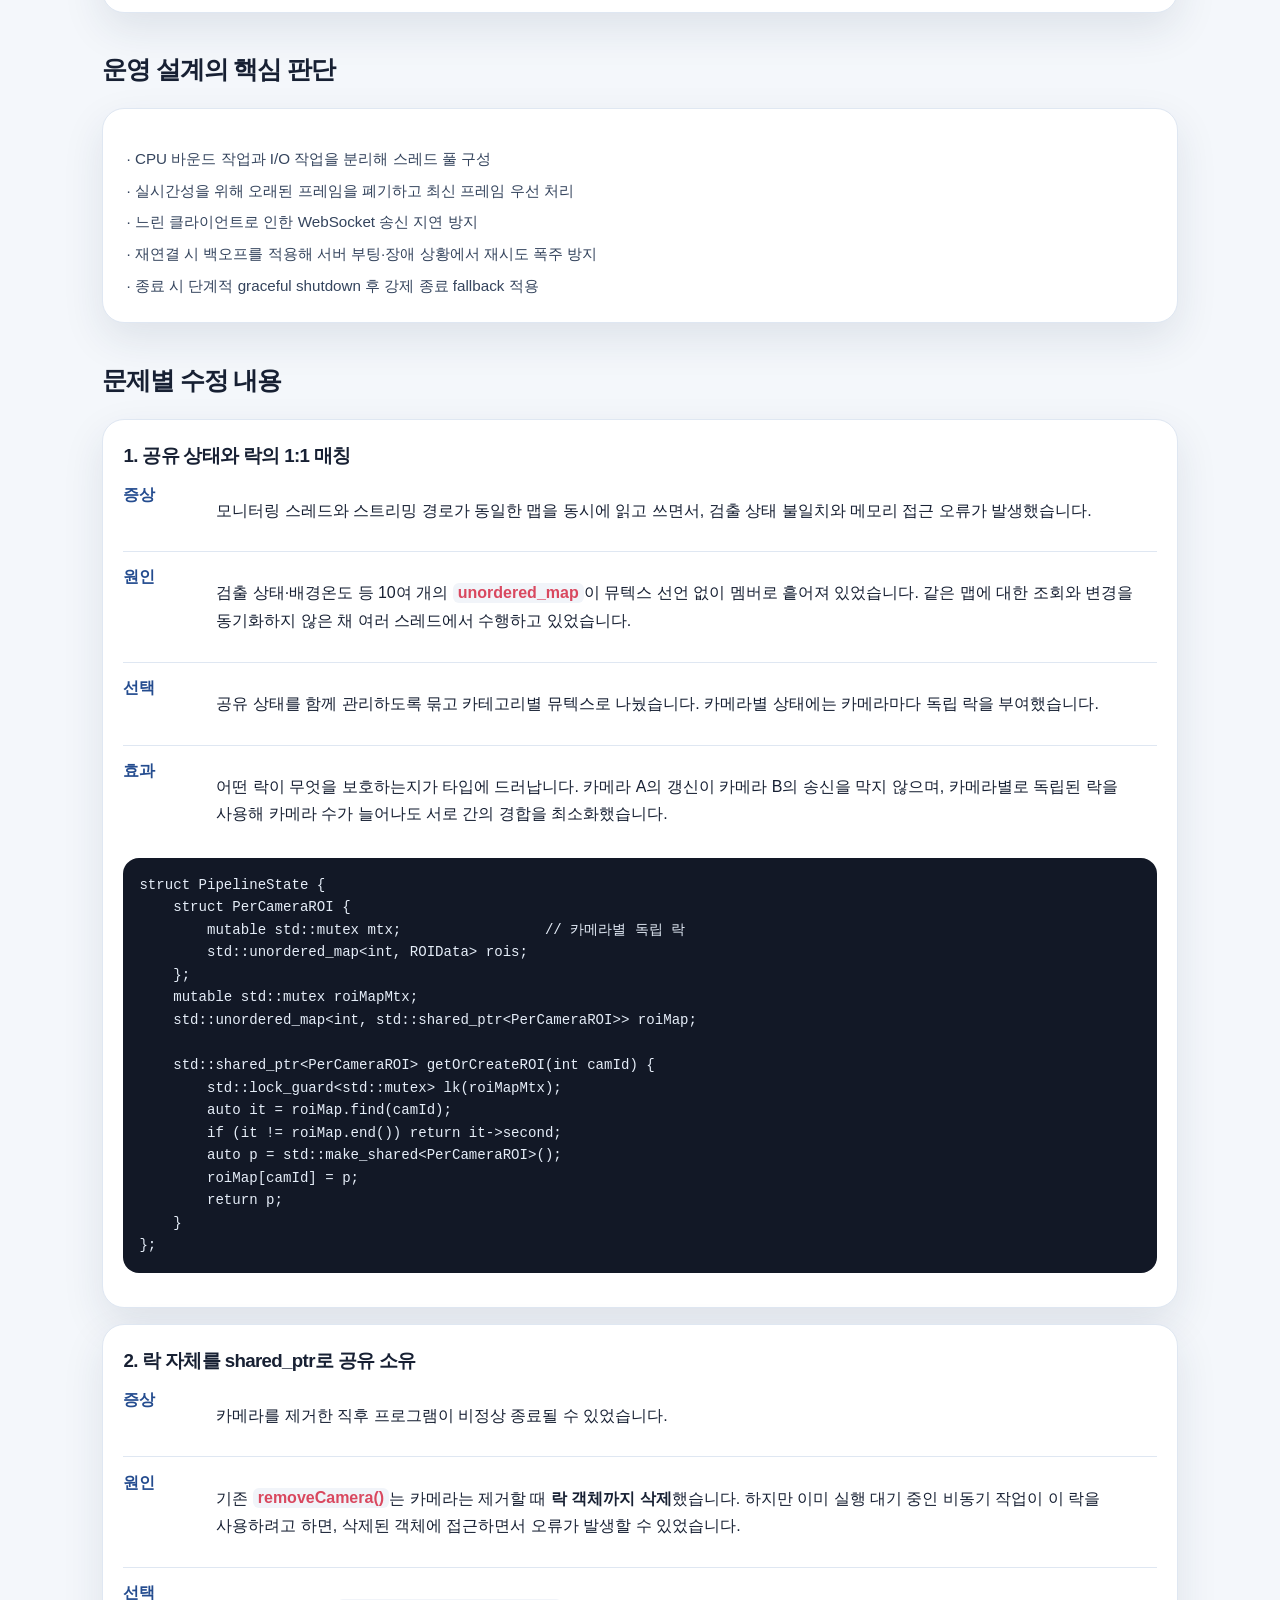
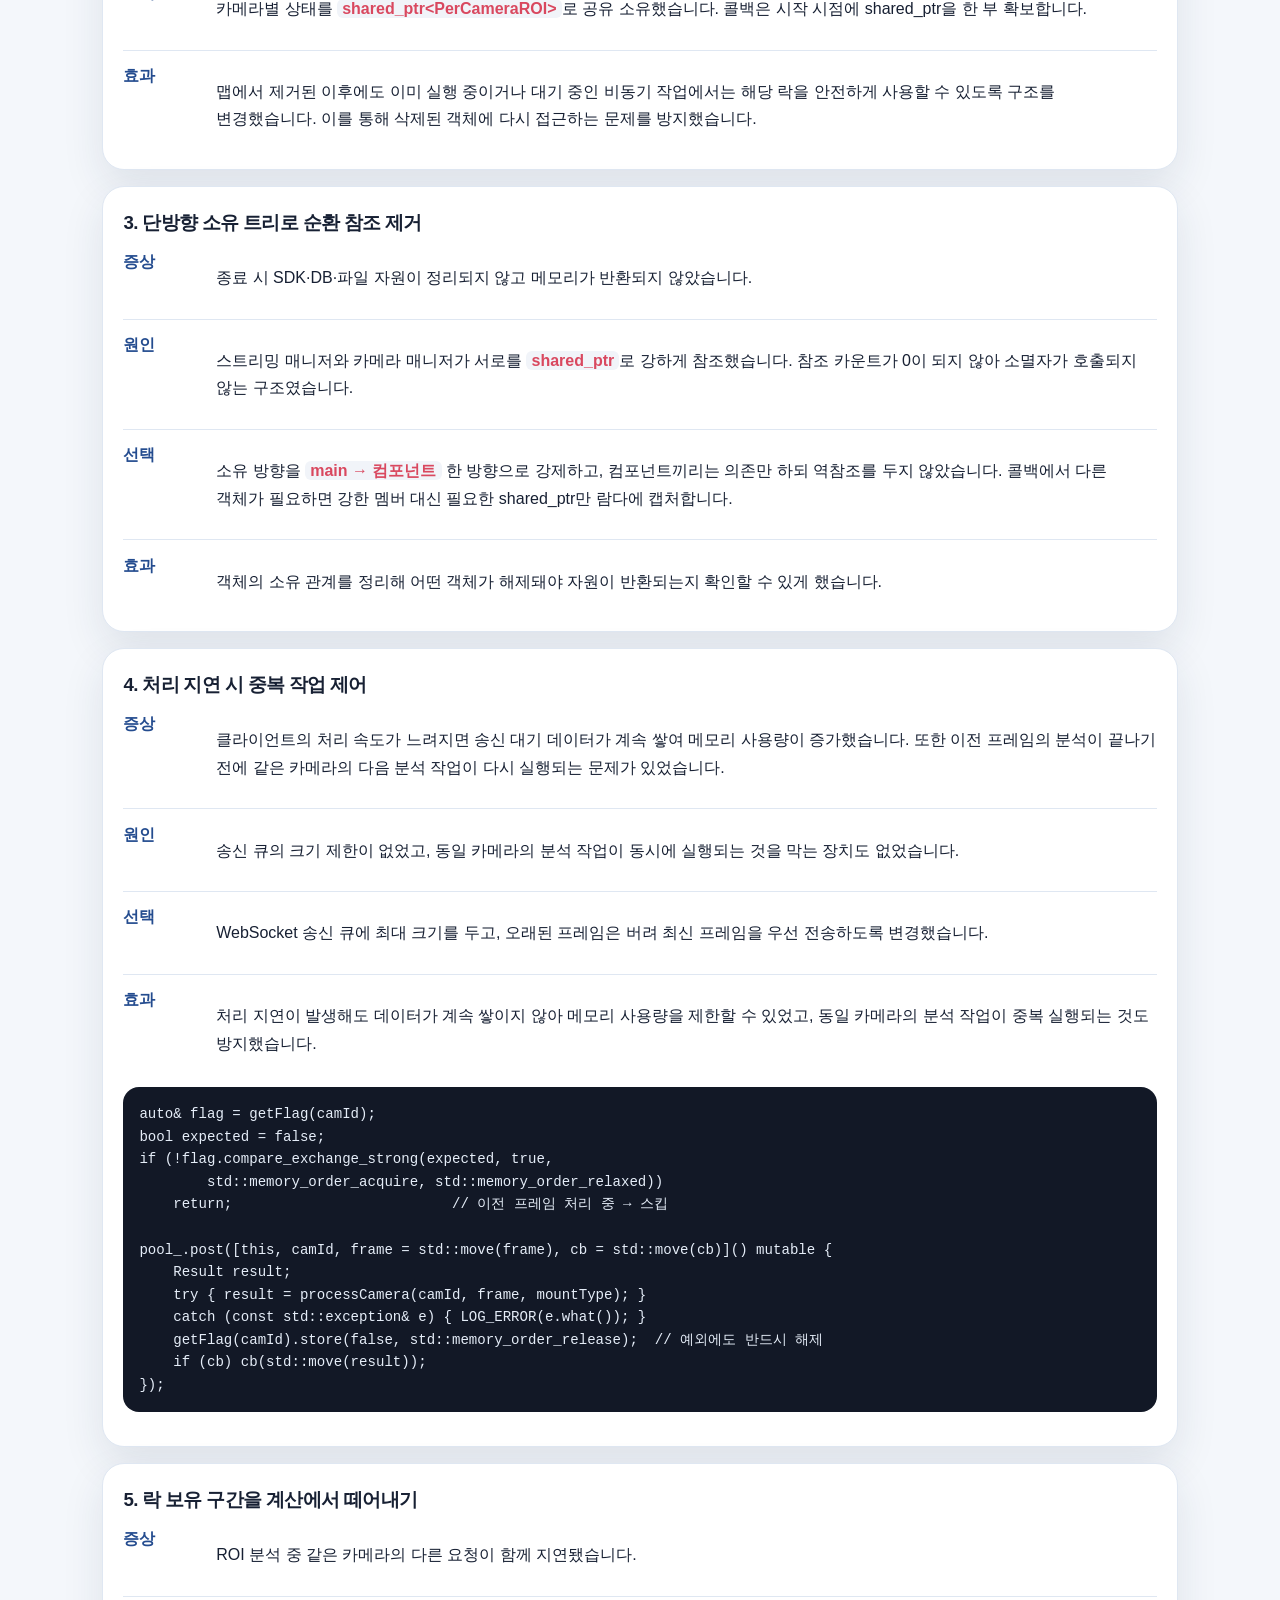
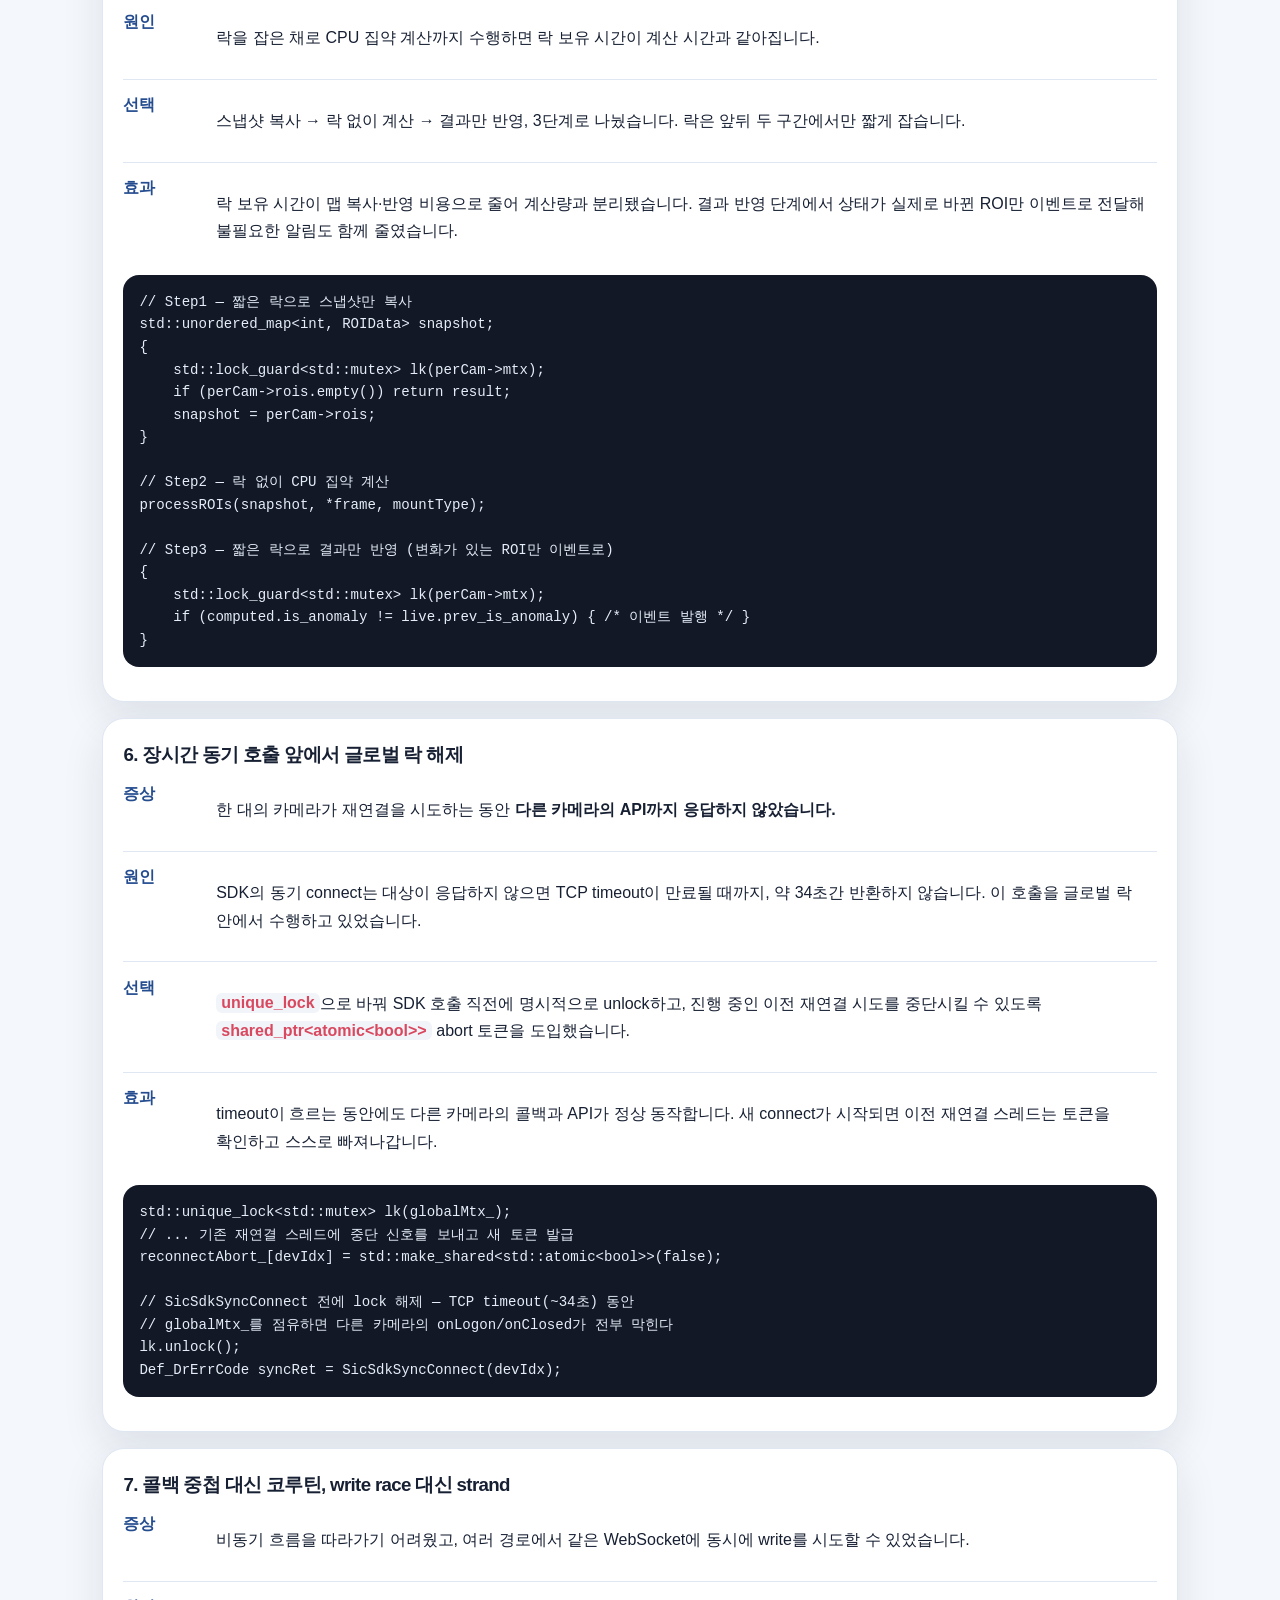
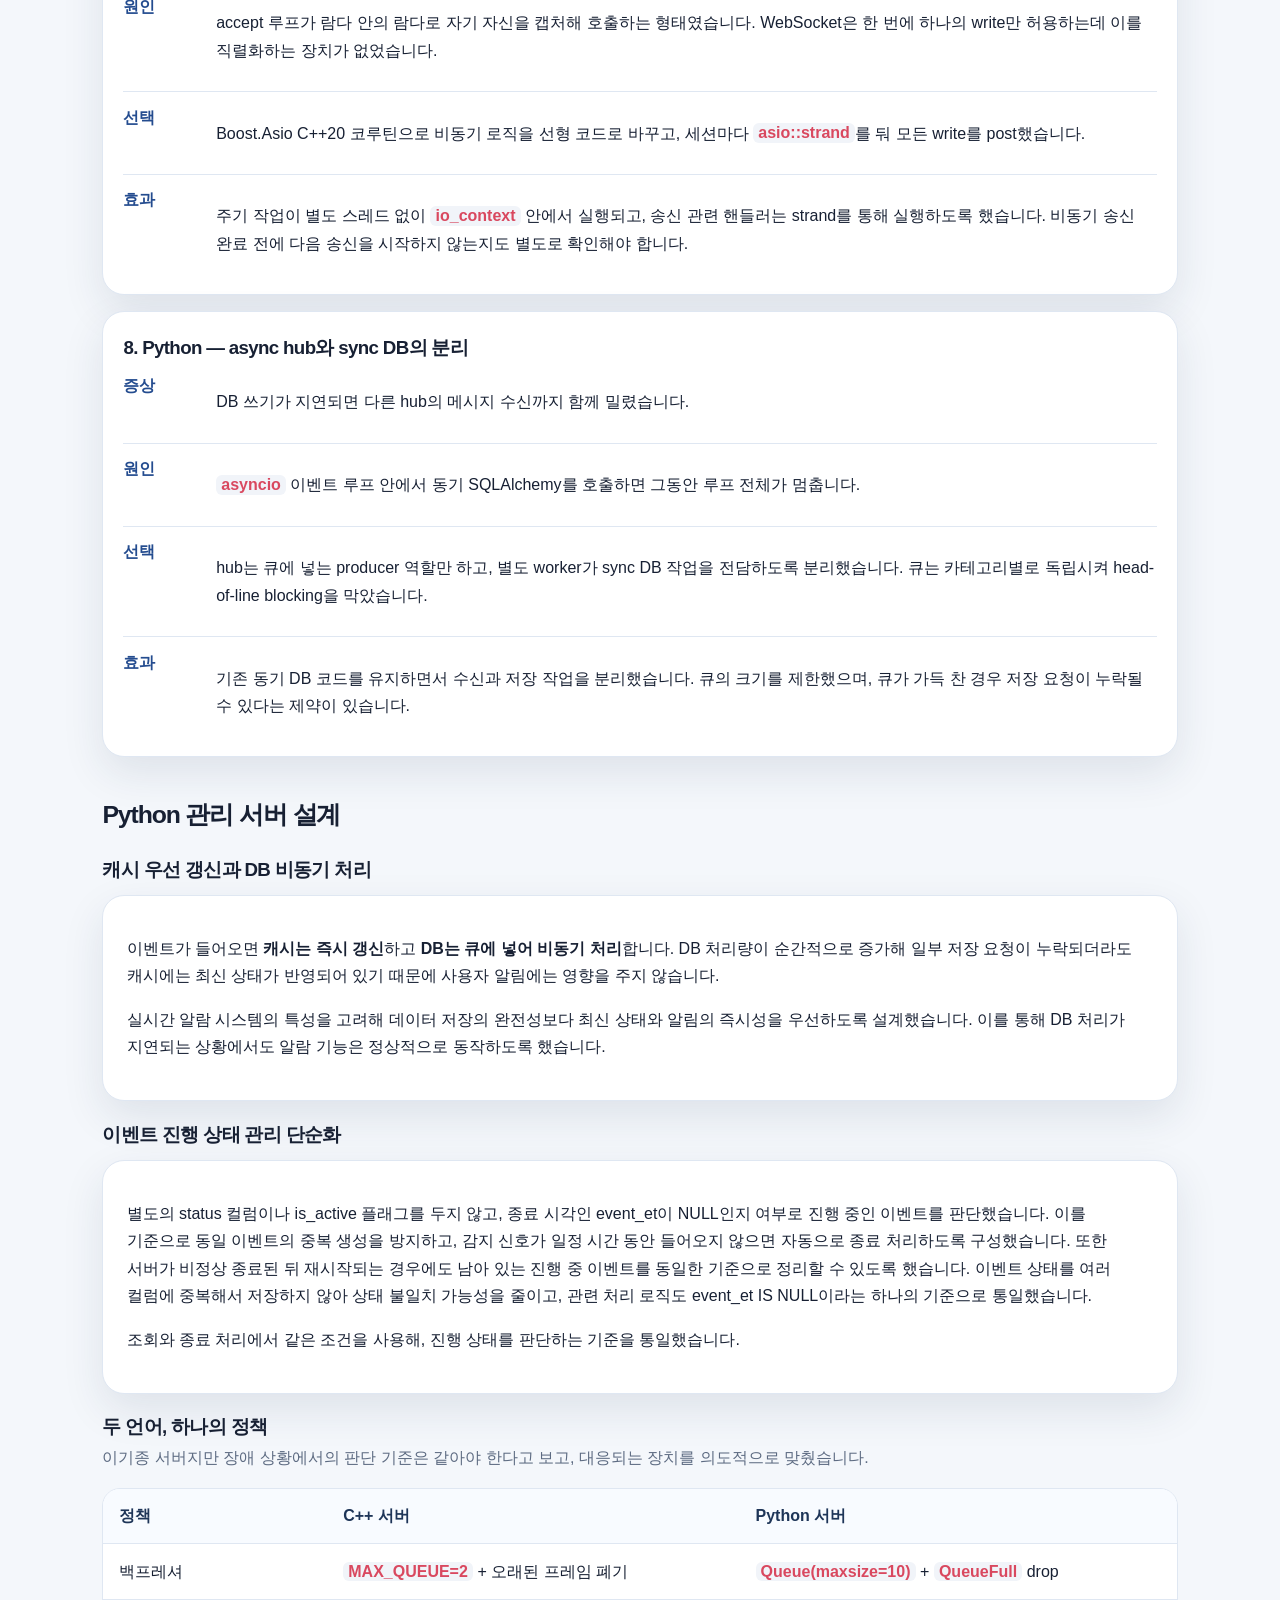
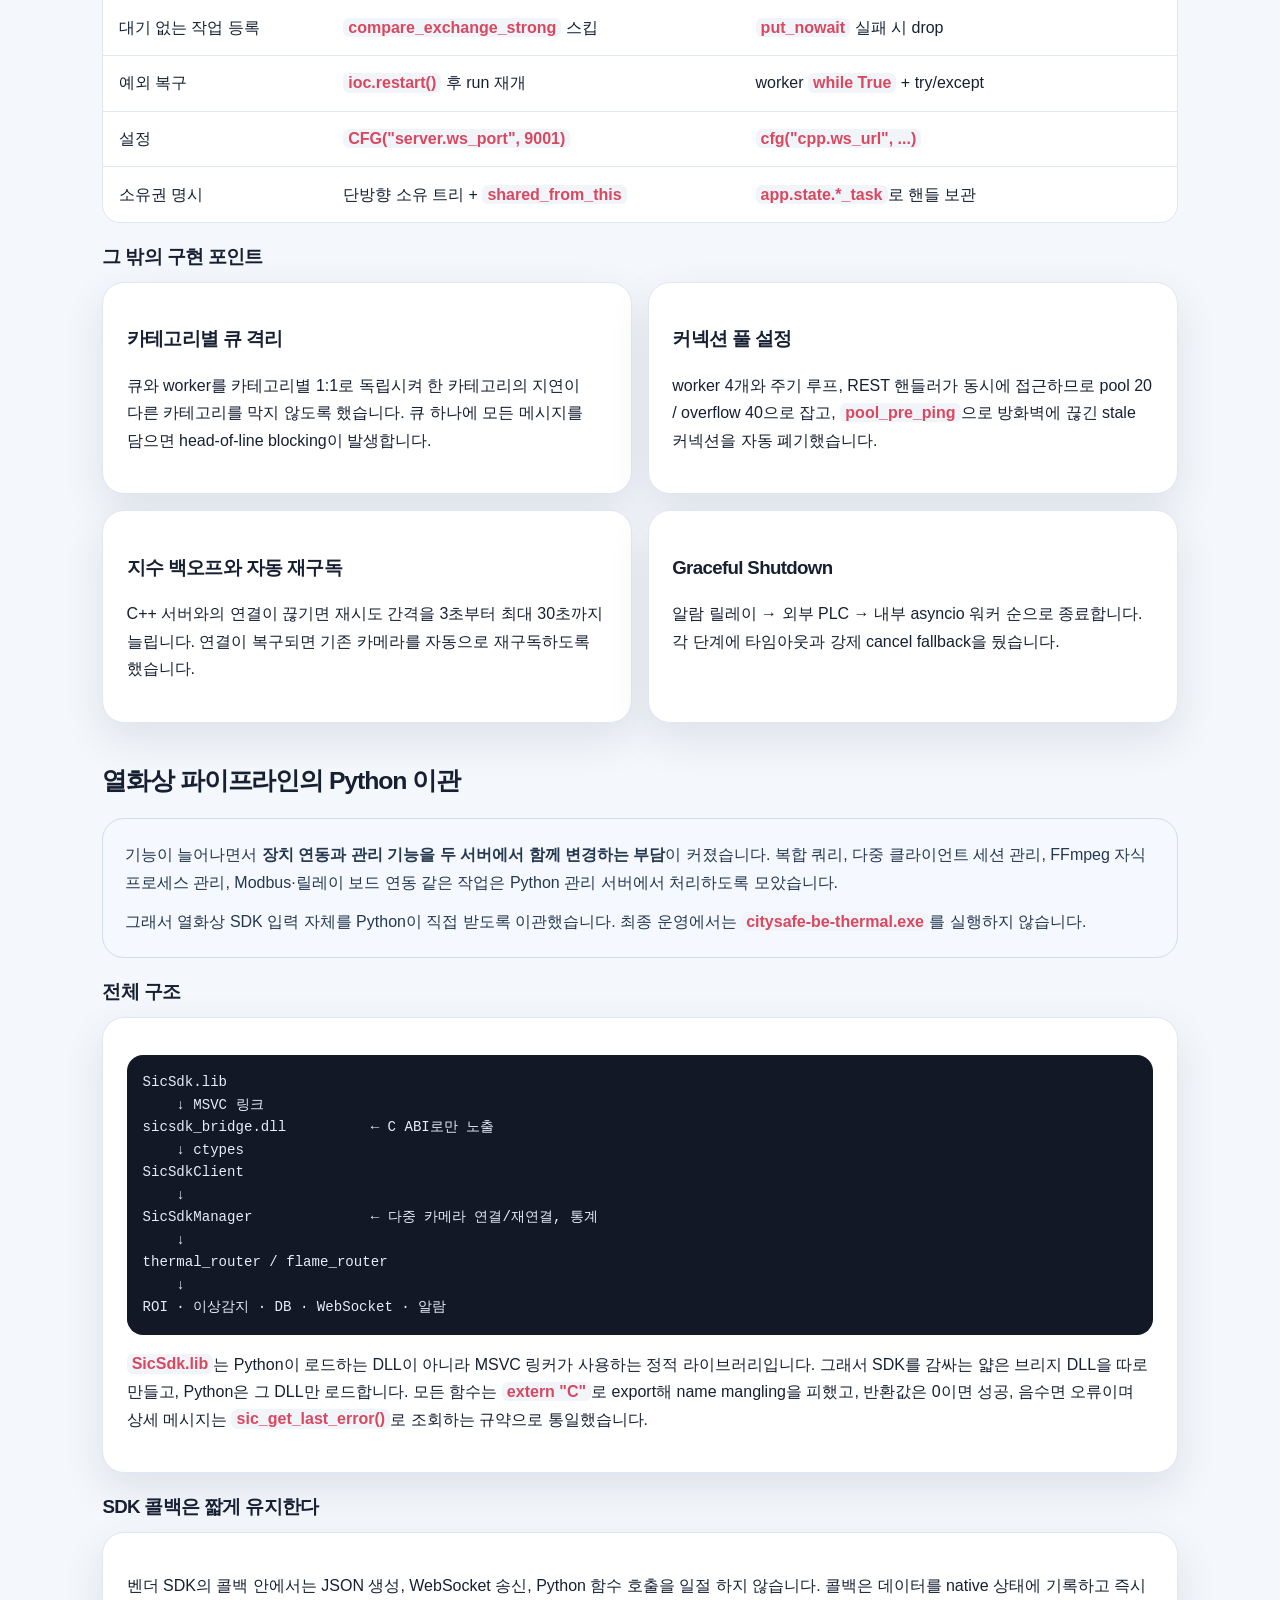
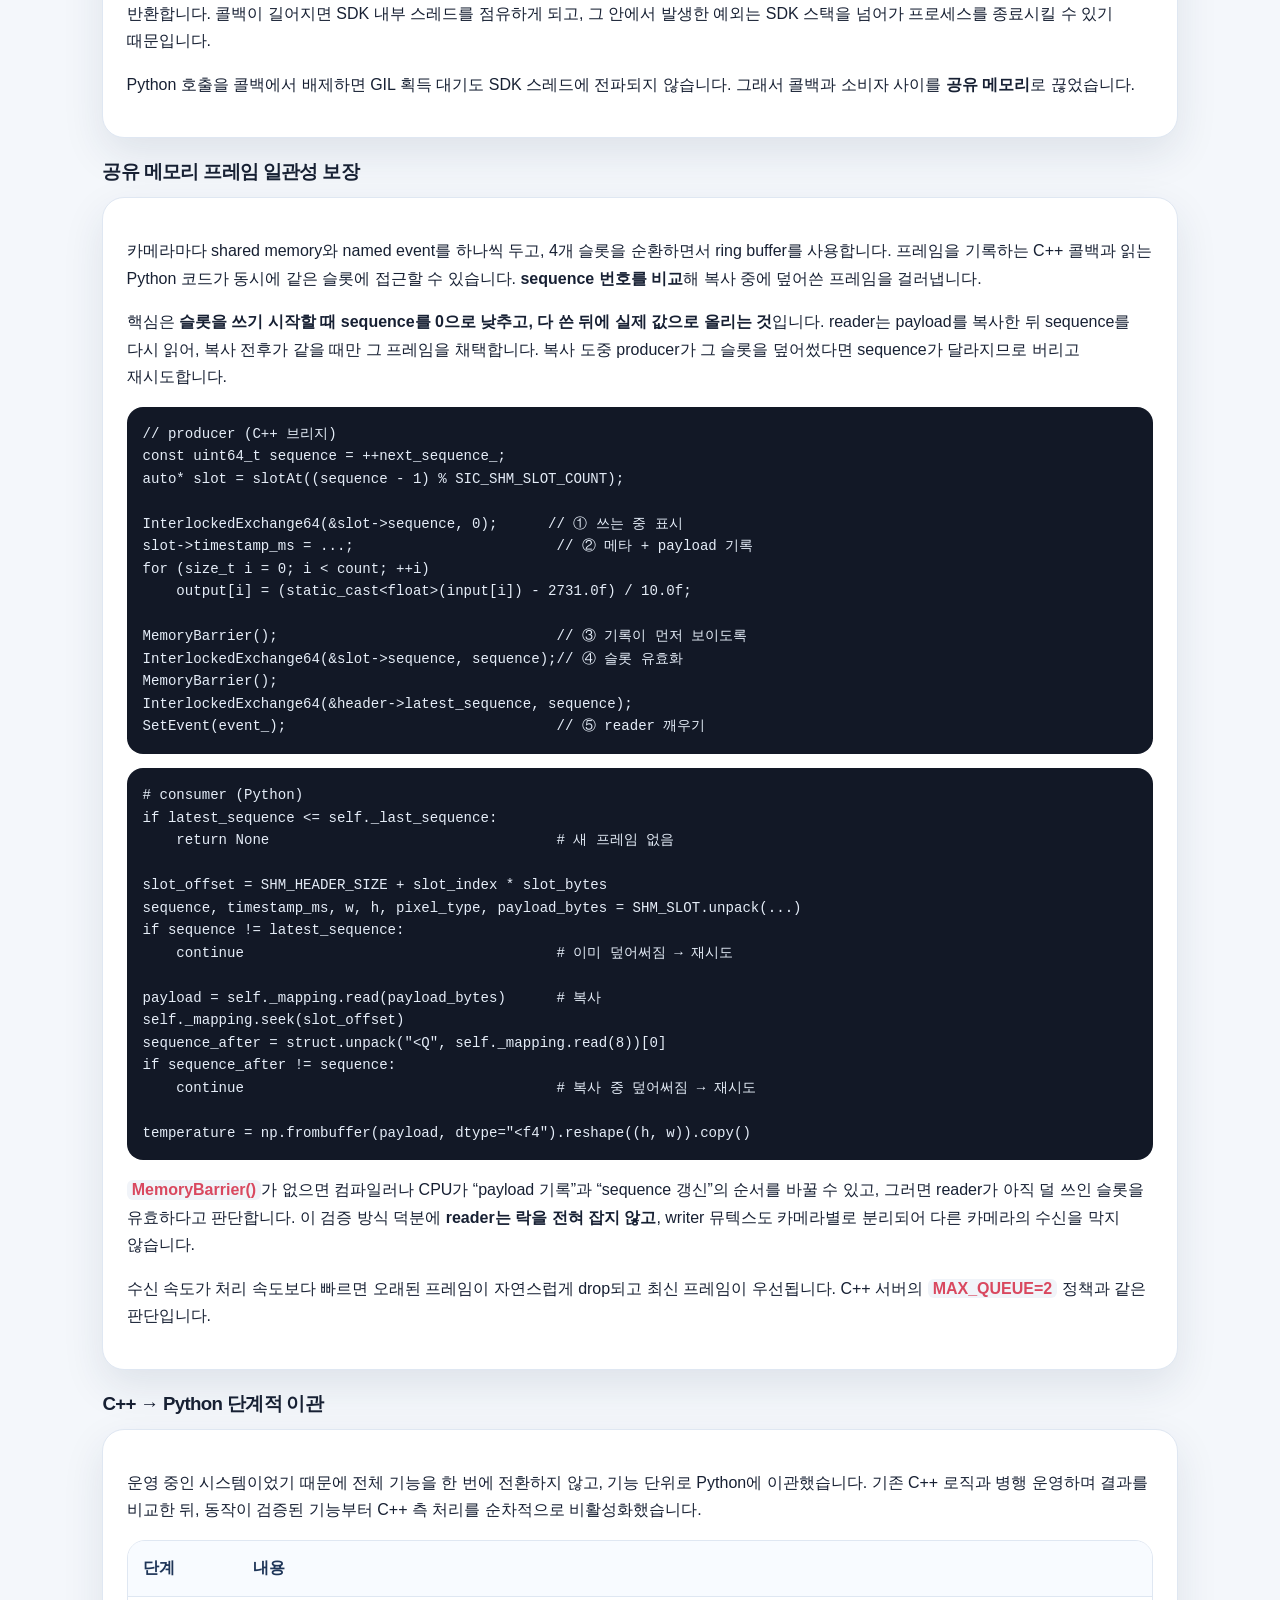
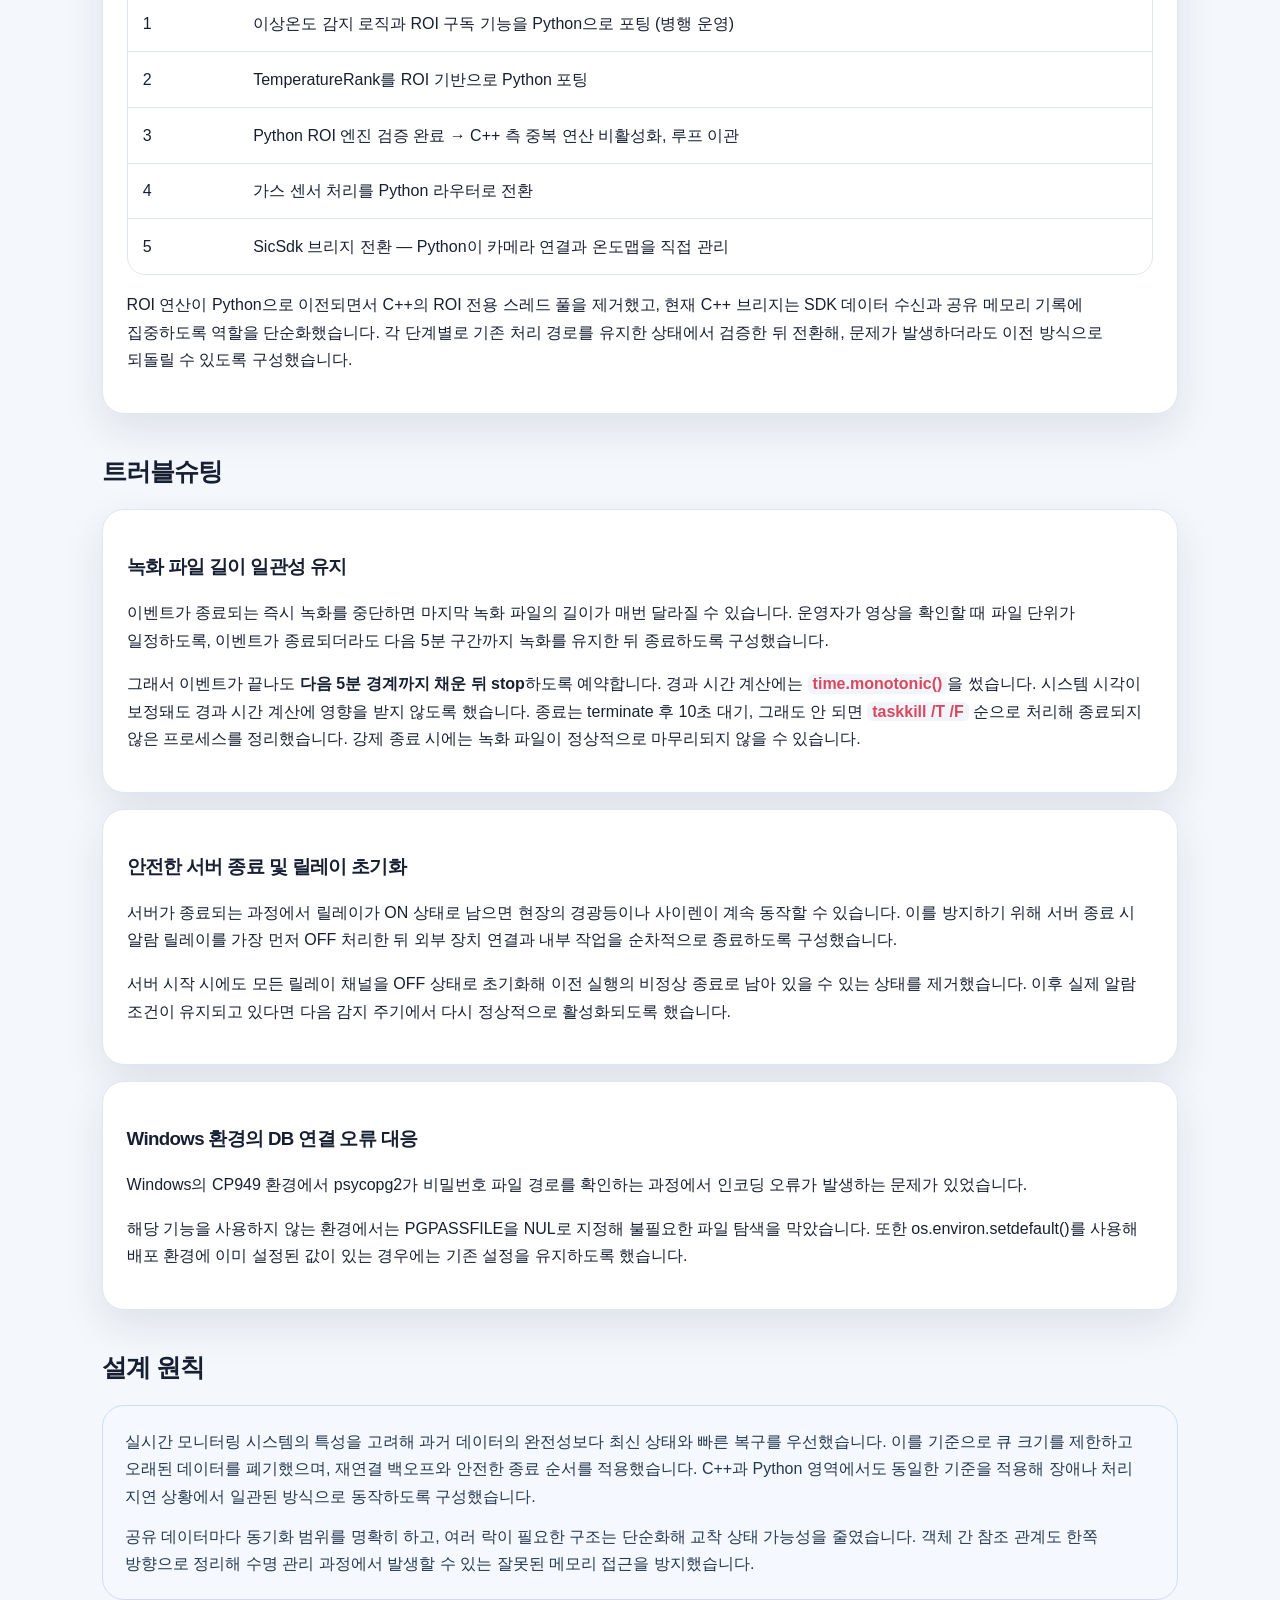
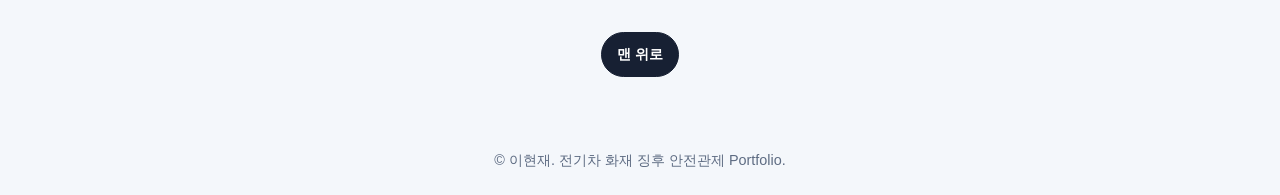
<file: portfolio/city-safe/index.html>
<!doctype html>
<html lang="ko">
<head>
  <meta charset="utf-8" />
  <meta name="viewport" content="width=device-width, initial-scale=1" />
  <meta name="description" content="전기차 화재 징후 안전관제 전기차 배터리 화재·과열·이상 감지 C++/Python 백엔드 포트폴리오" />
  <meta property="og:title" content="전기차 화재 징후 안전관제 | 이현재 Portfolio" />
  <meta property="og:description" content="C++ 실시간 연산 서버와 Python 관리 서버를 분리한 전기차 화재·이상 감지 시스템 포트폴리오" />
  <title>전기차 화재 징후 안전관제 | 이현재 Portfolio</title>
  <link rel="stylesheet" href="../../style.css" />
  <link rel="stylesheet" href="../portfolio.css" />
</head>
<body id="top">
  <header class="portfolio-header safe-header">
    <nav class="nav" aria-label="주요 메뉴">
      <a class="brand" href="../../">이현재</a>
      <div class="nav-links">
        <a href="../../">Resume</a>
        <a href="../">Portfolio</a>
        <a href="#architecture">Architecture</a>
        <a href="#decisions">Decision</a>
        <a href="#migration">Migration</a>
      </div>
    </nav>
    <section class="portfolio-hero">
      <div class="breadcrumb"><a href="../../">Resume</a><span>/</span><a href="../">Portfolio</a><span>/</span><span>전기차 화재 징후 안전관제</span></div>
      <p class="eyebrow">전기차 화재 징후 안전관제 · C++ / Python Backend</p>
      <h1>전기차 배터리 화재·과열·이상 감지를 위한 이중 서버 백엔드 설계</h1>
      <p>
        여러 열화상 카메라를 처리하면서 발생한 공유 상태 접근과 객체 삭제 문제를 개선했습니다.
        C++ 서버는 카메라 수집·분석을, Python 관리 서버는 DB 저장과 외부 장비 연동을 담당했습니다.
        이후 열화상 파이프라인을 단계적으로 Python으로 이관해 운영 프로세스를 단일화했습니다.
      </p>
      <div class="portfolio-actions">
        <a class="button primary" href="../../assets/html-pdf/CITY_SAFE_포트폴리오_HTML기준.pdf" target="_blank" rel="noopener noreferrer">HTML 기준 PDF 보기</a>
        <a class="button ghost" href="../../assets/city-safe-cpp-python.pdf" target="_blank" rel="noopener noreferrer">원본 PDF 보기</a>
        <a class="button ghost" href="../">포트폴리오 목록</a>
        <button class="button ghost print-button" type="button" onclick="window.print()">브라우저에서 PDF 저장</button>
      </div>
      <dl class="meta-grid">
        <div class="meta-card"><dt>도메인</dt><dd>열화상 카메라 기반 실시간 화재·이상 감지</dd></div>
        <div class="meta-card"><dt>구성</dt><dd>C++ 연산 서버 + Python 관리 서버 + native 브리지 DLL</dd></div>
        <div class="meta-card"><dt>담당 역할</dt><dd>C++ 서버 재설계·구현 / Python 관리 서버 / SDK 이관</dd></div>
        <div class="meta-card"><dt>규모</dt><dd>현장 기준 최대 40대 카메라 동시 운영</dd></div>
      </dl>
    </section>
  </header>

  <main class="portfolio-main">
    <section class="detail-section">
      <h2>프로젝트 개요</h2>
      <div class="summary-box">
        <p>
          전기차 배터리의 화재·과열·이상 징후를 감지하는 시스템의 백엔드입니다.
          <strong>최신 데이터 우선 처리와 연결 실패 후 재시도</strong>를 기준으로 두 서버의 처리 방식을 정했습니다.
        </p>
        <p>
          C++ 서버는 열화상 SDK, 프레임 수집, ROI 온도·이상 분석, WebSocket 스트리밍에 집중하고,
          Python 서버는 DB 저장·집계, 외부 시스템 통합, 이벤트 영상 녹화, 캐시·상태 머신을 담당했습니다.
        </p>
      </div>

      <h3>공유 상태와 객체 수명 관리에서 발생한 문제</h3>
      <div class="card detail-card">
        <p>
          기존 구조에서는 카메라 대수가 늘수록 다음 증상이 더 자주 나타났습니다.
          공통 원인이 <strong>공유 상태에 락이 대응되지 않는다</strong>는 한 가지였기 때문에,
          개별 증상을 패치하는 방식으로는 회귀 위험이 컸습니다.
        </p>
        <ul class="plain-list">
          <li>· 간헐적 프로세스 종료 — dangling 참조와 data race로 인한 access violation</li>
          <li>· 프레임 손실·중복 조작 — 타임스탬프 맵의 무보호 동시 접근으로 판정이 비결정적</li>
          <li>· 메모리 사용량 증가 추이 — 상한 없는 큐 적재와 객체 간 순환 참조</li>
          <li>· 재연결 중 <strong>다른 카메라까지 응답성 저하</strong> — SDK 동기 호출이 글로벌 락을 점유</li>
          <li>· 검출 상태 불일치 — 모니터링 스레드와 스트리밍 경로가 같은 맵을 보호 없이 공유</li>
        </ul>
        <p>
          그래서 “어떤 공유 상태를 어떤 락이 보호하는가”를 코드에서 눈으로 확인할 수 있는 구조로 바꾸는 것을
          개선 목표로 잡았습니다.
        </p>
      </div>
    </section>

    <section class="detail-section">
      <h2>기술 스택</h2>
      <div class="two-col">
        <article class="card detail-card">
          <h3>C++ 연산 서버</h3>
          <div class="chips"><span>C++20</span><span>Boost.Asio</span><span>coroutine</span><span>strand</span><span>CMake</span></div>
        </article>
        <article class="card detail-card">
          <h3>Python 관리 서버</h3>
          <div class="chips"><span>FastAPI</span><span>asyncio</span><span>SQLAlchemy</span><span>Pydantic</span><span>psycopg2</span><span>websockets</span><span>FFmpeg</span><span>ctypes</span><span>NumPy</span></div>
        </article>
        <article class="card detail-card">
          <h3>Database</h3>
          <div class="chips"><span>PostgreSQL</span></div>
        </article>
        <article class="card detail-card">
          <h3>운영 통합</h3>
          <div class="chips"><span>WebSocket</span><span>REST</span><span>Modbus TCP</span><span>HTTP Relay</span><span>shared memory</span></div>
        </article>
      </div>
    </section>

    <section class="detail-section" id="architecture">
      <h2>시스템 아키텍처</h2>
      <figure class="architecture-figure card detail-card">
        <img src="../../assets/city-safe-architecture.png" alt="C++ 실시간 연산 서버와 Python 관리 서버를 분리한 전기차 화재 감지 시스템 아키텍처" />
        <figcaption>C++ 실시간 연산 서버와 Python 관리 서버의 책임 분리 구조</figcaption>
      </figure>

      <h3>두 개의 기준 영역</h3>
      <div class="summary-box">
        <p>
          <strong>데이터 영역 (C++ → Python, WebSocket):</strong>
          thermal·anomaly·flame·gas 이벤트를 publish 방식으로 push합니다.
          유실이 허용되는 대신 최신성이 우선입니다.
        </p>
        <p>
          <strong>제어 영역 (Python → C++, REST):</strong>
          카메라·센서 connect/reconnect, ROI reload, mount_type 변경을 요청합니다.
          정합성이 중요하므로 요청-응답으로 결과를 확인합니다.
        </p>
        <p>
          IP 변경처럼 순서가 중요한 작업은 <span class="inline-code">disconnect</span> +
          <span class="inline-code">connect</span>를 따로 부르지 않고 C++ 측 단일
          <span class="inline-code">/reconnect</span> 엔드포인트가 원자적으로 처리하도록 했습니다.
          두 호출 사이에 다른 요청이 끼어들 여지를 없애기 위해서입니다.
        </p>
      </div>

      <h3>스레드 모델 — 성격이 다른 작업의 격리</h3>
      <div class="card detail-card">
        <p>
          기존에는 단일 <span class="inline-code">io_context</span>와 단일 풀에서 모든 작업이 실행됐습니다.
          ROI 계산이 오래 걸리면 네트워크 요청 처리도 지연되는 구조였습니다.
          작업 성격에 따라 전용 풀로 분리하고, 각 풀의 크기를 코어 수 기반으로 산정했습니다.
        </p>
        <pre class="code-block"><code>16 코어 기준

io_context   ── IO 4    네트워크 · 타이머 (CPU 작업 없음)
ThreadPool   ── ROI 8   ROI 온도 분석 (CPU 바운드)
ThreadPool   ── enc 4   JPEG · Base64 인코딩 (CPU 바운드)</code></pre>
        <p>
          각 풀은 독립된 <span class="inline-code">io_context</span>와 work guard를 갖고,
          소멸자에서 work 해제 → stop → join 순으로 정리됩니다.
          기존의 <span class="inline-code">detach()</span>된 스레드는 종료 시점에 join이 불가능해
          객체 수명과 결합되지 않는 문제가 있었는데, 이를 RAII로 묶었습니다.
        </p>
      </div>
    </section>

    <section class="detail-section">
      <h2>운영 설계의 핵심 판단</h2>
      <div class="card detail-card">
        <ul class="plain-list">
          <li>· CPU 바운드 작업과 I/O 작업을 분리해 스레드 풀 구성</li>
          <li>· 실시간성을 위해 오래된 프레임을 폐기하고 최신 프레임 우선 처리</li>
          <li>· 느린 클라이언트로 인한 WebSocket 송신 지연 방지</li>
          <li>· 재연결 시 백오프를 적용해 서버 부팅·장애 상황에서 재시도 폭주 방지</li>
          <li>· 종료 시 단계적 graceful shutdown 후 강제 종료 fallback 적용</li>
        </ul>
      </div>
    </section>

    <section class="detail-section" id="decisions">
      <h2>문제별 수정 내용</h2>
      <div class="decision-list">

        <article class="card decision-card">
          <h3>1. 공유 상태와 락의 1:1 매칭</h3>
          <div class="decision-row"><span class="decision-label">증상</span><p>모니터링 스레드와 스트리밍 경로가 동일한 맵을 동시에 읽고 쓰면서, 검출 상태 불일치와 메모리 접근 오류가 발생했습니다.</p></div>
          <div class="decision-row"><span class="decision-label">원인</span><p>검출 상태·배경온도 등 10여 개의 <span class="inline-code">unordered_map</span>이 뮤텍스 선언 없이 멤버로 흩어져 있었습니다. 같은 맵에 대한 조회와 변경을 동기화하지 않은 채 여러 스레드에서 수행하고 있었습니다.</p></div>
          <div class="decision-row"><span class="decision-label">선택</span><p>공유 상태를 함께 관리하도록 묶고 카테고리별 뮤텍스로 나눴습니다. 카메라별 상태에는 카메라마다 독립 락을 부여했습니다.</p></div>
          <div class="decision-row"><span class="decision-label">효과</span><p>어떤 락이 무엇을 보호하는지가 타입에 드러납니다. 카메라 A의 갱신이 카메라 B의 송신을 막지 않으며, 카메라별로 독립된 락을 사용해 카메라 수가 늘어나도 서로 간의 경합을 최소화했습니다.</p></div>
          <pre class="code-block"><code>struct PipelineState {
    struct PerCameraROI {
        mutable std::mutex mtx;                 // 카메라별 독립 락
        std::unordered_map&lt;int, ROIData&gt; rois;
    };
    mutable std::mutex roiMapMtx;
    std::unordered_map&lt;int, std::shared_ptr&lt;PerCameraROI&gt;&gt; roiMap;

    std::shared_ptr&lt;PerCameraROI&gt; getOrCreateROI(int camId) {
        std::lock_guard&lt;std::mutex&gt; lk(roiMapMtx);
        auto it = roiMap.find(camId);
        if (it != roiMap.end()) return it-&gt;second;
        auto p = std::make_shared&lt;PerCameraROI&gt;();
        roiMap[camId] = p;
        return p;
    }
};</code></pre>
        </article>

        <article class="card decision-card">
          <h3>2. 락 자체를 shared_ptr로 공유 소유</h3>
          <div class="decision-row"><span class="decision-label">증상</span><p>카메라를 제거한 직후 프로그램이 비정상 종료될 수 있었습니다.</p></div>
          <div class="decision-row"><span class="decision-label">원인</span><p>기존 <span class="inline-code">removeCamera()</span>는 카메라는 제거할 때 <strong>락 객체까지 삭제</strong>했습니다. 하지만 이미 실행 대기 중인 비동기 작업이 이 락을 사용하려고 하면, 삭제된 객체에 접근하면서 오류가 발생할 수 있었습니다.</p></div>
          <div class="decision-row"><span class="decision-label">선택</span><p>카메라별 상태를 <span class="inline-code">shared_ptr&lt;PerCameraROI&gt;</span>로 공유 소유했습니다. 콜백은 시작 시점에 shared_ptr을 한 부 확보합니다.</p></div>
          <div class="decision-row"><span class="decision-label">효과</span><p>맵에서 제거된 이후에도 이미 실행 중이거나 대기 중인 비동기 작업에서는 해당 락을 안전하게 사용할 수 있도록 구조를 변경했습니다. 이를 통해 삭제된 객체에 다시 접근하는 문제를 방지했습니다.</p></div>
        </article>

        <article class="card decision-card">
          <h3>3. 단방향 소유 트리로 순환 참조 제거</h3>
          <div class="decision-row"><span class="decision-label">증상</span><p>종료 시 SDK·DB·파일 자원이 정리되지 않고 메모리가 반환되지 않았습니다.</p></div>
          <div class="decision-row"><span class="decision-label">원인</span><p>스트리밍 매니저와 카메라 매니저가 서로를 <span class="inline-code">shared_ptr</span>로 강하게 참조했습니다. 참조 카운트가 0이 되지 않아 소멸자가 호출되지 않는 구조였습니다.</p></div>
          <div class="decision-row"><span class="decision-label">선택</span><p>소유 방향을 <span class="inline-code">main → 컴포넌트</span> 한 방향으로 강제하고, 컴포넌트끼리는 의존만 하되 역참조를 두지 않았습니다. 콜백에서 다른 객체가 필요하면 강한 멤버 대신 필요한 shared_ptr만 람다에 캡처합니다.</p></div>
          <div class="decision-row"><span class="decision-label">효과</span><p>객체의 소유 관계를 정리해 어떤 객체가 해제돼야 자원이 반환되는지 확인할 수 있게 했습니다.</p></div>
        </article>

        <article class="card decision-card">
          <h3>4. 처리 지연 시 중복 작업 제어</h3>
          <div class="decision-row"><span class="decision-label">증상</span><p>클라이언트의 처리 속도가 느려지면 송신 대기 데이터가 계속 쌓여 메모리 사용량이 증가했습니다. 또한 이전 프레임의 분석이 끝나기 전에 같은 카메라의 다음 분석 작업이 다시 실행되는 문제가 있었습니다.</p></div>
          <div class="decision-row"><span class="decision-label">원인</span><p>송신 큐의 크기 제한이 없었고, 동일 카메라의 분석 작업이 동시에 실행되는 것을 막는 장치도 없었습니다.</p></div>
          <div class="decision-row"><span class="decision-label">선택</span><p>WebSocket 송신 큐에 최대 크기를 두고, 오래된 프레임은 버려 최신 프레임을 우선 전송하도록 변경했습니다. </p></div>
          <div class="decision-row"><span class="decision-label">효과</span><p>처리 지연이 발생해도 데이터가 계속 쌓이지 않아 메모리 사용량을 제한할 수 있었고, 동일 카메라의 분석 작업이 중복 실행되는 것도 방지했습니다.</p></div>
          <pre class="code-block"><code>auto&amp; flag = getFlag(camId);
bool expected = false;
if (!flag.compare_exchange_strong(expected, true,
        std::memory_order_acquire, std::memory_order_relaxed))
    return;                          // 이전 프레임 처리 중 → 스킵

pool_.post([this, camId, frame = std::move(frame), cb = std::move(cb)]() mutable {
    Result result;
    try { result = processCamera(camId, frame, mountType); }
    catch (const std::exception&amp; e) { LOG_ERROR(e.what()); }
    getFlag(camId).store(false, std::memory_order_release);  // 예외에도 반드시 해제
    if (cb) cb(std::move(result));
});</code></pre>
        </article>

        <article class="card decision-card">
          <h3>5. 락 보유 구간을 계산에서 떼어내기</h3>
          <div class="decision-row"><span class="decision-label">증상</span><p>ROI 분석 중 같은 카메라의 다른 요청이 함께 지연됐습니다.</p></div>
          <div class="decision-row"><span class="decision-label">원인</span><p>락을 잡은 채로 CPU 집약 계산까지 수행하면 락 보유 시간이 계산 시간과 같아집니다.</p></div>
          <div class="decision-row"><span class="decision-label">선택</span><p>스냅샷 복사 → 락 없이 계산 → 결과만 반영, 3단계로 나눴습니다. 락은 앞뒤 두 구간에서만 짧게 잡습니다.</p></div>
          <div class="decision-row"><span class="decision-label">효과</span><p>락 보유 시간이 맵 복사·반영 비용으로 줄어 계산량과 분리됐습니다. 결과 반영 단계에서 상태가 실제로 바뀐 ROI만 이벤트로 전달해 불필요한 알림도 함께 줄였습니다.</p></div>
          <pre class="code-block"><code>// Step1 — 짧은 락으로 스냅샷만 복사
std::unordered_map&lt;int, ROIData&gt; snapshot;
{
    std::lock_guard&lt;std::mutex&gt; lk(perCam-&gt;mtx);
    if (perCam-&gt;rois.empty()) return result;
    snapshot = perCam-&gt;rois;
}

// Step2 — 락 없이 CPU 집약 계산
processROIs(snapshot, *frame, mountType);

// Step3 — 짧은 락으로 결과만 반영 (변화가 있는 ROI만 이벤트로)
{
    std::lock_guard&lt;std::mutex&gt; lk(perCam-&gt;mtx);
    if (computed.is_anomaly != live.prev_is_anomaly) { /* 이벤트 발행 */ }
}</code></pre>
        </article>

        <article class="card decision-card">
          <h3>6. 장시간 동기 호출 앞에서 글로벌 락 해제</h3>
          <div class="decision-row"><span class="decision-label">증상</span><p>한 대의 카메라가 재연결을 시도하는 동안 <strong>다른 카메라의 API까지 응답하지 않았습니다.</strong></p></div>
          <div class="decision-row"><span class="decision-label">원인</span><p>SDK의 동기 connect는 대상이 응답하지 않으면 TCP timeout이 만료될 때까지, 약 34초간 반환하지 않습니다. 이 호출을 글로벌 락 안에서 수행하고 있었습니다.</p></div>
          <div class="decision-row"><span class="decision-label">선택</span><p><span class="inline-code">unique_lock</span>으로 바꿔 SDK 호출 직전에 명시적으로 unlock하고, 진행 중인 이전 재연결 시도를 중단시킬 수 있도록 <span class="inline-code">shared_ptr&lt;atomic&lt;bool&gt;&gt;</span> abort 토큰을 도입했습니다.</p></div>
          <div class="decision-row"><span class="decision-label">효과</span><p>timeout이 흐르는 동안에도 다른 카메라의 콜백과 API가 정상 동작합니다. 새 connect가 시작되면 이전 재연결 스레드는 토큰을 확인하고 스스로 빠져나갑니다.</p></div>
          <pre class="code-block"><code>std::unique_lock&lt;std::mutex&gt; lk(globalMtx_);
// ... 기존 재연결 스레드에 중단 신호를 보내고 새 토큰 발급
reconnectAbort_[devIdx] = std::make_shared&lt;std::atomic&lt;bool&gt;&gt;(false);

// SicSdkSyncConnect 전에 lock 해제 — TCP timeout(~34초) 동안
// globalMtx_를 점유하면 다른 카메라의 onLogon/onClosed가 전부 막힌다
lk.unlock();
Def_DrErrCode syncRet = SicSdkSyncConnect(devIdx);</code></pre>
        </article>

        <article class="card decision-card">
          <h3>7. 콜백 중첩 대신 코루틴, write race 대신 strand</h3>
          <div class="decision-row"><span class="decision-label">증상</span><p>비동기 흐름을 따라가기 어려웠고, 여러 경로에서 같은 WebSocket에 동시에 write를 시도할 수 있었습니다.</p></div>
          <div class="decision-row"><span class="decision-label">원인</span><p>accept 루프가 람다 안의 람다로 자기 자신을 캡처해 호출하는 형태였습니다. WebSocket은 한 번에 하나의 write만 허용하는데 이를 직렬화하는 장치가 없었습니다.</p></div>
          <div class="decision-row"><span class="decision-label">선택</span><p>Boost.Asio C++20 코루틴으로 비동기 로직을 선형 코드로 바꾸고, 세션마다 <span class="inline-code">asio::strand</span>를 둬 모든 write를 post했습니다.</p></div>
          <div class="decision-row"><span class="decision-label">효과</span><p>주기 작업이 별도 스레드 없이 <span class="inline-code">io_context</span> 안에서 실행되고, 송신 관련 핸들러는 strand를 통해 실행하도록 했습니다. 비동기 송신 완료 전에 다음 송신을 시작하지 않는지도 별도로 확인해야 합니다.</p></div>
        </article>

        <article class="card decision-card">
          <h3>8. Python — async hub와 sync DB의 분리</h3>
          <div class="decision-row"><span class="decision-label">증상</span><p>DB 쓰기가 지연되면 다른 hub의 메시지 수신까지 함께 밀렸습니다.</p></div>
          <div class="decision-row"><span class="decision-label">원인</span><p><span class="inline-code">asyncio</span> 이벤트 루프 안에서 동기 SQLAlchemy를 호출하면 그동안 루프 전체가 멈춥니다.</p></div>
          <div class="decision-row"><span class="decision-label">선택</span><p>hub는 큐에 넣는 producer 역할만 하고, 별도 worker가 sync DB 작업을 전담하도록 분리했습니다. 큐는 카테고리별로 독립시켜 head-of-line blocking을 막았습니다.</p></div>
          <div class="decision-row"><span class="decision-label">효과</span><p>기존 동기 DB 코드를 유지하면서 수신과 저장 작업을 분리했습니다. 큐의 크기를 제한했으며, 큐가 가득 찬 경우 저장 요청이 누락될 수 있다는 제약이 있습니다.</p></div>
        </article>

      </div>
    </section>

    <section class="detail-section">
      <h2>Python 관리 서버 설계</h2>

      <h3>캐시 우선 갱신과 DB 비동기 처리</h3>
      <div class="card detail-card">
        <p>
          이벤트가 들어오면 <strong>캐시는 즉시 갱신</strong>하고 <strong>DB는 큐에 넣어 비동기 처리</strong>합니다.
          DB 처리량이 순간적으로 증가해 일부 저장 요청이 누락되더라도 캐시에는 최신 상태가 반영되어 있기 때문에 사용자 알림에는 영향을 주지 않습니다.
        </p>
        <p>
          실시간 알람 시스템의 특성을 고려해 데이터 저장의 완전성보다 최신 상태와 알림의 즉시성을 우선하도록 설계했습니다. 
          이를 통해 DB 처리가 지연되는 상황에서도 알람 기능은 정상적으로 동작하도록 했습니다.
        </p>
      </div>

      <h3>이벤트 진행 상태 관리 단순화</h3>
      <div class="card detail-card">
        <p>
          별도의 status 컬럼이나 is_active 플래그를 두지 않고, 종료 시각인 event_et이 NULL인지 여부로 진행 중인 이벤트를 판단했습니다.

          이를 기준으로 동일 이벤트의 중복 생성을 방지하고, 감지 신호가 일정 시간 동안 들어오지 않으면 자동으로 종료 처리하도록 구성했습니다. 또한 서버가 비정상 종료된 뒤 재시작되는 경우에도 남아 있는 진행 중 이벤트를 동일한 기준으로 정리할 수 있도록 했습니다.

          이벤트 상태를 여러 컬럼에 중복해서 저장하지 않아 상태 불일치 가능성을 줄이고, 관련 처리 로직도 event_et IS NULL이라는 하나의 기준으로 통일했습니다.
        </p>
        <p>
          조회와 종료 처리에서 같은 조건을 사용해, 진행 상태를 판단하는 기준을 통일했습니다.
        </p>
      </div>

      <h3>두 언어, 하나의 정책</h3>
      <p class="section-desc">이기종 서버지만 장애 상황에서의 판단 기준은 같아야 한다고 보고, 대응되는 장치를 의도적으로 맞췄습니다.</p>
      <div class="table-wrap">
        <table class="portfolio-table">
          <thead><tr><th>정책</th><th>C++ 서버</th><th>Python 서버</th></tr></thead>
          <tbody>
            <tr><td>백프레셔</td><td><span class="inline-code">MAX_QUEUE=2</span> + 오래된 프레임 폐기</td><td><span class="inline-code">Queue(maxsize=10)</span> + <span class="inline-code">QueueFull</span> drop</td></tr>
            <tr><td>대기 없는 작업 등록</td><td><span class="inline-code">compare_exchange_strong</span> 스킵</td><td><span class="inline-code">put_nowait</span> 실패 시 drop</td></tr>
            <tr><td>예외 복구</td><td><span class="inline-code">ioc.restart()</span> 후 run 재개</td><td>worker <span class="inline-code">while True</span> + try/except</td></tr>
            <tr><td>설정</td><td><span class="inline-code">CFG("server.ws_port", 9001)</span></td><td><span class="inline-code">cfg("cpp.ws_url", ...)</span></td></tr>
            <tr><td>소유권 명시</td><td>단방향 소유 트리 + <span class="inline-code">shared_from_this</span></td><td><span class="inline-code">app.state.*_task</span>로 핸들 보관</td></tr>
          </tbody>
        </table>
      </div>

      <h3>그 밖의 구현 포인트</h3>
      <div class="two-col">
        <article class="card detail-card">
          <h3>카테고리별 큐 격리</h3>
          <p>큐와 worker를 카테고리별 1:1로 독립시켜 한 카테고리의 지연이 다른 카테고리를 막지 않도록 했습니다. 큐 하나에 모든 메시지를 담으면 head-of-line blocking이 발생합니다.</p>
        </article>
        <article class="card detail-card">
          <h3>커넥션 풀 설정</h3>
          <p>worker 4개와 주기 루프, REST 핸들러가 동시에 접근하므로 pool 20 / overflow 40으로 잡고, <span class="inline-code">pool_pre_ping</span>으로 방화벽에 끊긴 stale 커넥션을 자동 폐기했습니다.</p>
        </article>
        <article class="card detail-card">
          <h3>지수 백오프와 자동 재구독</h3>
          <p>C++ 서버와의 연결이 끊기면 재시도 간격을 3초부터 최대 30초까지 늘립니다. 연결이 복구되면 기존 카메라를 자동으로 재구독하도록 했습니다.</p>
        </article>
        <article class="card detail-card">
          <h3>Graceful Shutdown</h3>
          <p>알람 릴레이 → 외부 PLC → 내부 asyncio 워커 순으로 종료합니다. 각 단계에 타임아웃과 강제 cancel fallback을 뒀습니다.</p>
        </article>
      </div>
    </section>

    <section class="detail-section" id="migration">
      <h2>열화상 파이프라인의 Python 이관</h2>
      <div class="summary-box">
        <p>
          기능이 늘어나면서 <strong>장치 연동과 관리 기능을 두 서버에서 함께 변경하는 부담</strong>이 커졌습니다.
          복합 쿼리, 다중 클라이언트 세션 관리, FFmpeg 자식 프로세스 관리, Modbus·릴레이 보드 연동 같은 작업은
          Python 관리 서버에서 처리하도록 모았습니다.
        </p>
        <p>
          그래서 열화상 SDK 입력 자체를 Python이 직접 받도록 이관했습니다.
          최종 운영에서는 <span class="inline-code">citysafe-be-thermal.exe</span>를 실행하지 않습니다.
        </p>
      </div>

      <h3>전체 구조</h3>
      <div class="card detail-card">
        <pre class="code-block"><code>SicSdk.lib
    ↓ MSVC 링크
sicsdk_bridge.dll          ← C ABI로만 노출
    ↓ ctypes
SicSdkClient
    ↓
SicSdkManager              ← 다중 카메라 연결/재연결, 통계
    ↓
thermal_router / flame_router
    ↓
ROI · 이상감지 · DB · WebSocket · 알람</code></pre>
        <p>
          <span class="inline-code">SicSdk.lib</span>는 Python이 로드하는 DLL이 아니라 MSVC 링커가 사용하는 정적 라이브러리입니다.
          그래서 SDK를 감싸는 얇은 브리지 DLL을 따로 만들고, Python은 그 DLL만 로드합니다.
          모든 함수는 <span class="inline-code">extern "C"</span>로 export해 name mangling을 피했고,
          반환값은 0이면 성공, 음수면 오류이며 상세 메시지는
          <span class="inline-code">sic_get_last_error()</span>로 조회하는 규약으로 통일했습니다.
        </p>
      </div>

      <h3>SDK 콜백은 짧게 유지한다</h3>
      <div class="card detail-card">
        <p>
          벤더 SDK의 콜백 안에서는 JSON 생성, WebSocket 송신, Python 함수 호출을 일절 하지 않습니다.
          콜백은 데이터를 native 상태에 기록하고 즉시 반환합니다.
          콜백이 길어지면 SDK 내부 스레드를 점유하게 되고, 그 안에서 발생한 예외는
          SDK 스택을 넘어가 프로세스를 종료시킬 수 있기 때문입니다.
        </p>
        <p>
          Python 호출을 콜백에서 배제하면 GIL 획득 대기도 SDK 스레드에 전파되지 않습니다.
          그래서 콜백과 소비자 사이를 <strong>공유 메모리</strong>로 끊었습니다.
        </p>
      </div>

      <h3>공유 메모리 프레임 일관성 보장</h3>
      <div class="card detail-card">
        <p>
          카메라마다 shared memory와 named event를 하나씩 두고, 4개 슬롯을 순환하면서 ring buffer를 사용합니다.
          프레임을 기록하는 C++ 콜백과 읽는 Python 코드가 동시에 같은 슬롯에 접근할 수 있습니다.
          <strong>sequence 번호를 비교</strong>해 복사 중에 덮어쓴 프레임을 걸러냅니다.
        </p>
        <p>
          핵심은 <strong>슬롯을 쓰기 시작할 때 sequence를 0으로 낮추고, 다 쓴 뒤에 실제 값으로 올리는 것</strong>입니다.
          reader는 payload를 복사한 뒤 sequence를 다시 읽어, 복사 전후가 같을 때만 그 프레임을 채택합니다.
          복사 도중 producer가 그 슬롯을 덮어썼다면 sequence가 달라지므로 버리고 재시도합니다.
        </p>
        <pre class="code-block"><code>// producer (C++ 브리지)
const uint64_t sequence = ++next_sequence_;
auto* slot = slotAt((sequence - 1) % SIC_SHM_SLOT_COUNT);

InterlockedExchange64(&amp;slot-&gt;sequence, 0);      // ① 쓰는 중 표시
slot-&gt;timestamp_ms = ...;                        // ② 메타 + payload 기록
for (size_t i = 0; i &lt; count; ++i)
    output[i] = (static_cast&lt;float&gt;(input[i]) - 2731.0f) / 10.0f;

MemoryBarrier();                                 // ③ 기록이 먼저 보이도록
InterlockedExchange64(&amp;slot-&gt;sequence, sequence);// ④ 슬롯 유효화
MemoryBarrier();
InterlockedExchange64(&amp;header-&gt;latest_sequence, sequence);
SetEvent(event_);                                // ⑤ reader 깨우기</code></pre>
        <pre class="code-block"><code># consumer (Python)
if latest_sequence &lt;= self._last_sequence:
    return None                                  # 새 프레임 없음

slot_offset = SHM_HEADER_SIZE + slot_index * slot_bytes
sequence, timestamp_ms, w, h, pixel_type, payload_bytes = SHM_SLOT.unpack(...)
if sequence != latest_sequence:
    continue                                     # 이미 덮어써짐 → 재시도

payload = self._mapping.read(payload_bytes)      # 복사
self._mapping.seek(slot_offset)
sequence_after = struct.unpack("&lt;Q", self._mapping.read(8))[0]
if sequence_after != sequence:
    continue                                     # 복사 중 덮어써짐 → 재시도

temperature = np.frombuffer(payload, dtype="&lt;f4").reshape((h, w)).copy()</code></pre>
        <p>
          <span class="inline-code">MemoryBarrier()</span>가 없으면 컴파일러나 CPU가 “payload 기록”과
          “sequence 갱신”의 순서를 바꿀 수 있고, 그러면 reader가 아직 덜 쓰인 슬롯을 유효하다고 판단합니다.
          이 검증 방식 덕분에 <strong>reader는 락을 전혀 잡지 않고</strong>, writer 뮤텍스도 카메라별로 분리되어
          다른 카메라의 수신을 막지 않습니다.
        </p>
        <p>
          수신 속도가 처리 속도보다 빠르면 오래된 프레임이 자연스럽게 drop되고 최신 프레임이 우선됩니다.
          C++ 서버의 <span class="inline-code">MAX_QUEUE=2</span> 정책과 같은 판단입니다.
        </p>
      </div>

      <h3>C++ → Python 단계적 이관</h3>
      <div class="card detail-card">
        <p>
          운영 중인 시스템이었기 때문에 전체 기능을 한 번에 전환하지 않고, 기능 단위로 Python에 이관했습니다. 
          기존 C++ 로직과 병행 운영하며 결과를 비교한 뒤, 동작이 검증된 기능부터 C++ 측 처리를 순차적으로 비활성화했습니다.
        </p>
        <div class="table-wrap">
          <table class="portfolio-table">
            <thead><tr><th>단계</th><th>내용</th></tr></thead>
            <tbody>
              <tr><td>1</td><td>이상온도 감지 로직과 ROI 구독 기능을 Python으로 포팅 (병행 운영)</td></tr>
              <tr><td>2</td><td>TemperatureRank를 ROI 기반으로 Python 포팅</td></tr>
              <tr><td>3</td><td>Python ROI 엔진 검증 완료 → C++ 측 중복 연산 비활성화, 루프 이관</td></tr>
              <tr><td>4</td><td>가스 센서 처리를 Python 라우터로 전환</td></tr>
              <tr><td>5</td><td>SicSdk 브리지 전환 — Python이 카메라 연결과 온도맵을 직접 관리</td></tr>
            </tbody>
          </table>
        </div>
        <p>
          ROI 연산이 Python으로 이전되면서 C++의 ROI 전용 스레드 풀을 제거했고, 현재 C++ 브리지는 SDK 데이터 수신과 공유 메모리 기록에 집중하도록 역할을 단순화했습니다.

          각 단계별로 기존 처리 경로를 유지한 상태에서 검증한 뒤 전환해, 문제가 발생하더라도 이전 방식으로 되돌릴 수 있도록 구성했습니다.
        </p>
      </div>
    </section>

    <section class="detail-section">
      <h2>트러블슈팅</h2>
      <div class="decision-list">

        <article class="card detail-card">
          <h3>녹화 파일 길이 일관성 유지</h3>
          <p>
            이벤트가 종료되는 즉시 녹화를 중단하면 마지막 녹화 파일의 길이가 매번 달라질 수 있습니다. 
            운영자가 영상을 확인할 때 파일 단위가 일정하도록, 이벤트가 종료되더라도 다음 5분 구간까지 녹화를 유지한 뒤 종료하도록 구성했습니다.
          </p>
          <p>
            그래서 이벤트가 끝나도 <strong>다음 5분 경계까지 채운 뒤 stop</strong>하도록 예약합니다.
            경과 시간 계산에는 <span class="inline-code">time.monotonic()</span>을 썼습니다.
            시스템 시각이 보정돼도 경과 시간 계산에 영향을 받지 않도록 했습니다.
            종료는 terminate 후 10초 대기, 그래도 안 되면 <span class="inline-code">taskkill /T /F</span> 순으로 처리해
            종료되지 않은 프로세스를 정리했습니다. 강제 종료 시에는 녹화 파일이 정상적으로 마무리되지 않을 수 있습니다.
          </p>
        </article>

        <article class="card detail-card">
          <h3>안전한 서버 종료 및 릴레이 초기화</h3>
          <p>
            서버가 종료되는 과정에서 릴레이가 ON 상태로 남으면 현장의 경광등이나 사이렌이 계속 동작할 수 있습니다. 
            이를 방지하기 위해 서버 종료 시 알람 릴레이를 가장 먼저 OFF 처리한 뒤 외부 장치 연결과 내부 작업을 순차적으로 종료하도록 구성했습니다.
          </p>
          <p>
            서버 시작 시에도 모든 릴레이 채널을 OFF 상태로 초기화해 이전 실행의 비정상 종료로 남아 있을 수 있는 상태를 제거했습니다. 
            이후 실제 알람 조건이 유지되고 있다면 다음 감지 주기에서 다시 정상적으로 활성화되도록 했습니다.
          </p>
        </article>

        <article class="card detail-card">
          <h3>Windows 환경의 DB 연결 오류 대응</h3>
          <p>
            Windows의 CP949 환경에서 psycopg2가 비밀번호 파일 경로를 확인하는 과정에서 인코딩 오류가 발생하는 문제가 있었습니다.
          </p>
          <p>
            해당 기능을 사용하지 않는 환경에서는 PGPASSFILE을 NUL로 지정해 불필요한 파일 탐색을 막았습니다. 
            또한 os.environ.setdefault()를 사용해 배포 환경에 이미 설정된 값이 있는 경우에는 기존 설정을 유지하도록 했습니다.
          </p>
        </article>

      </div>
    </section>

    <section class="detail-section">
      <h2>설계 원칙</h2>
      <div class="summary-box">
        <p>
          실시간 모니터링 시스템의 특성을 고려해 과거 데이터의 완전성보다 최신 상태와 빠른 복구를 우선했습니다. 
          이를 기준으로 큐 크기를 제한하고 오래된 데이터를 폐기했으며, 재연결 백오프와 안전한 종료 순서를 적용했습니다. 
          C++과 Python 영역에서도 동일한 기준을 적용해 장애나 처리 지연 상황에서 일관된 방식으로 동작하도록 구성했습니다.
        </p>
        <p>
          공유 데이터마다 동기화 범위를 명확히 하고, 여러 락이 필요한 구조는 단순화해 교착 상태 가능성을 줄였습니다. 
          객체 간 참조 관계도 한쪽 방향으로 정리해 수명 관리 과정에서 발생할 수 있는 잘못된 메모리 접근을 방지했습니다.
        </p>
      </div>
      <div class="back-top"><a class="button dark" href="#top">맨 위로</a></div>
    </section>
  </main>

  <footer class="footer">© 이현재. 전기차 화재 징후 안전관제 Portfolio.</footer>
</body>
</html>
</file>
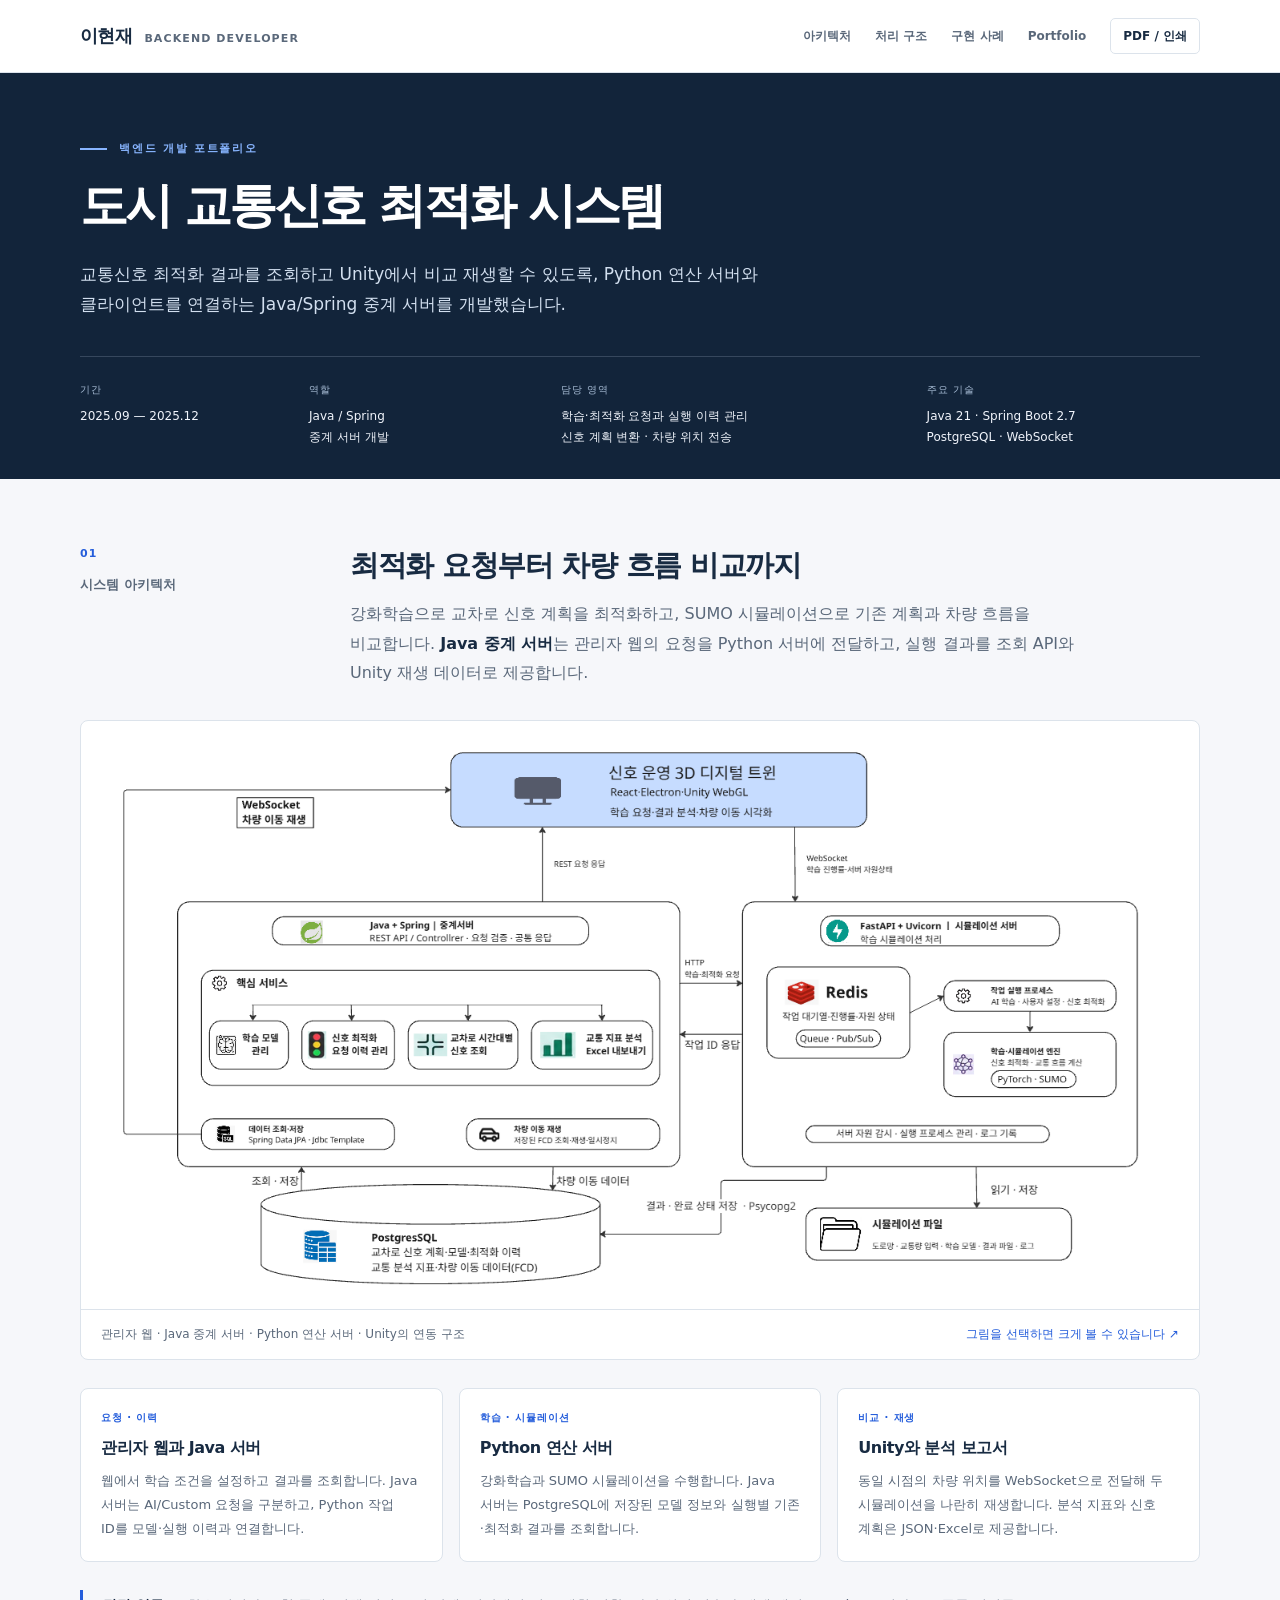
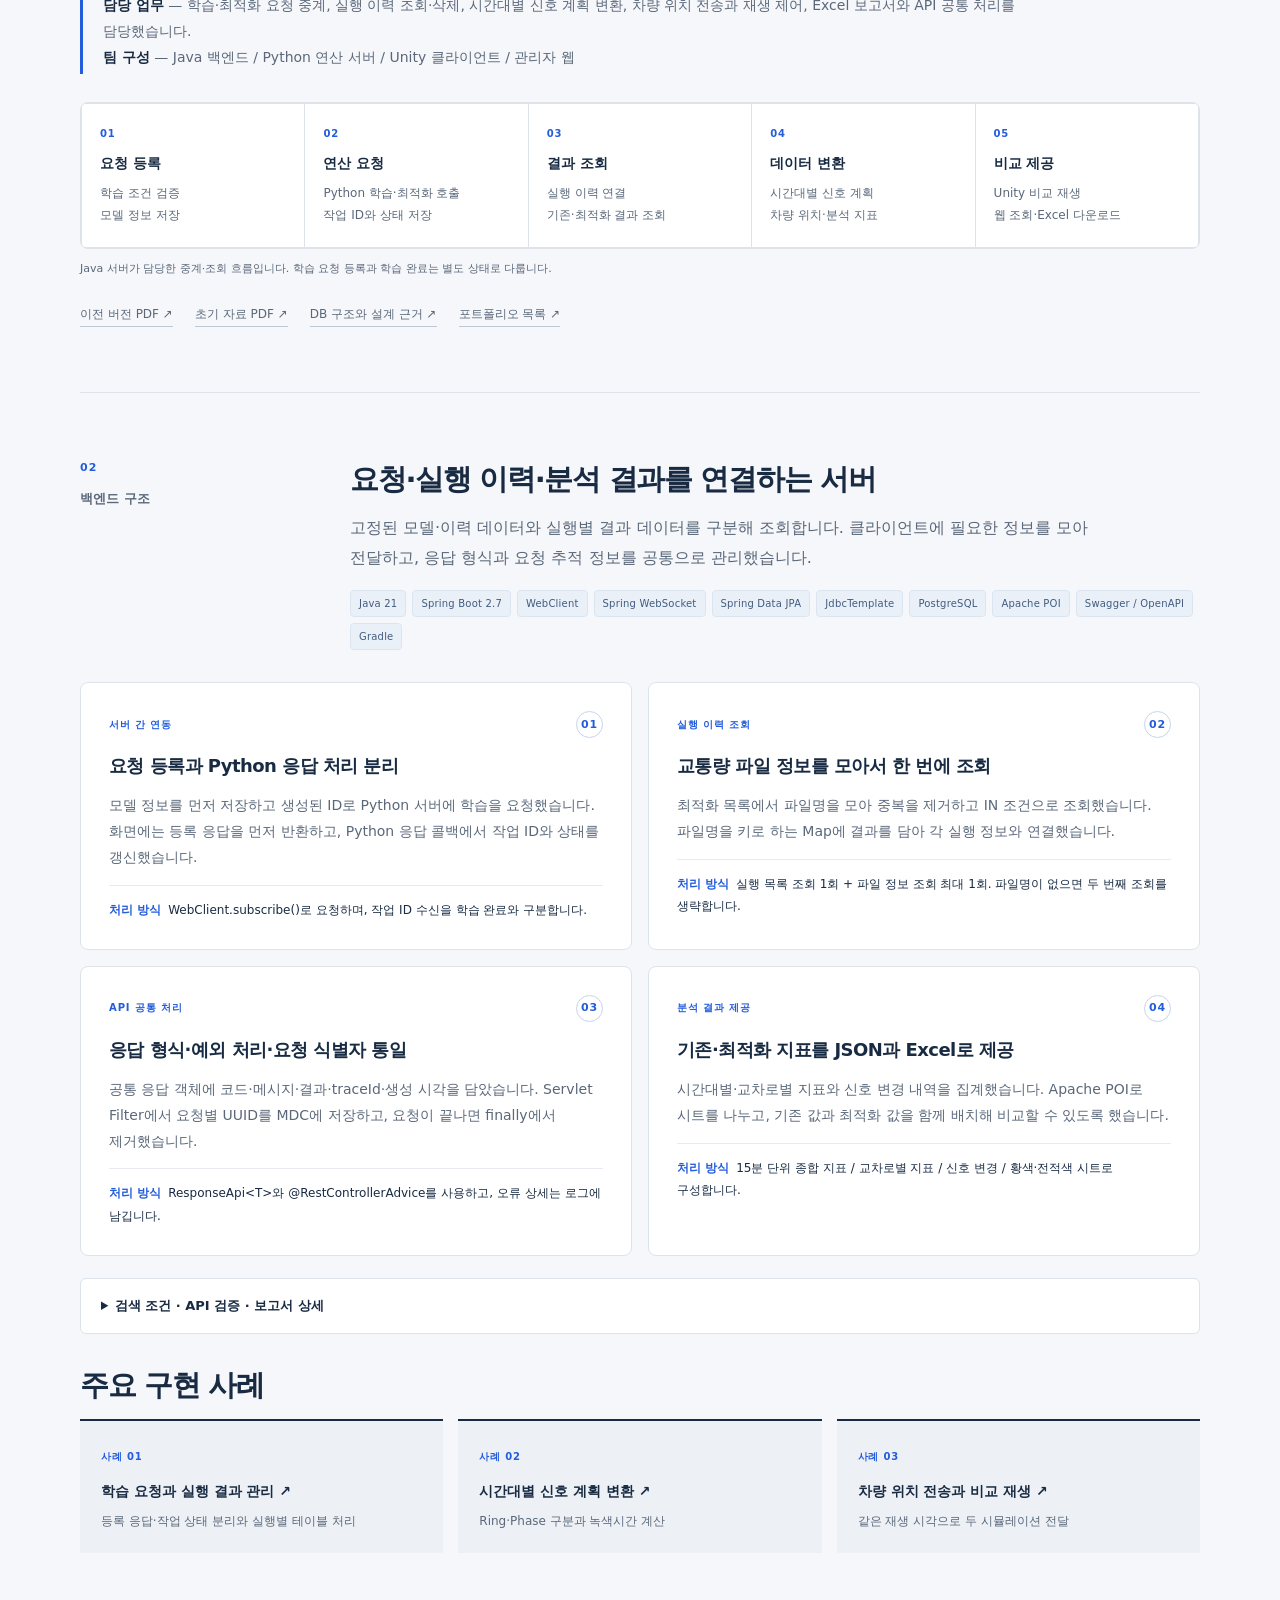
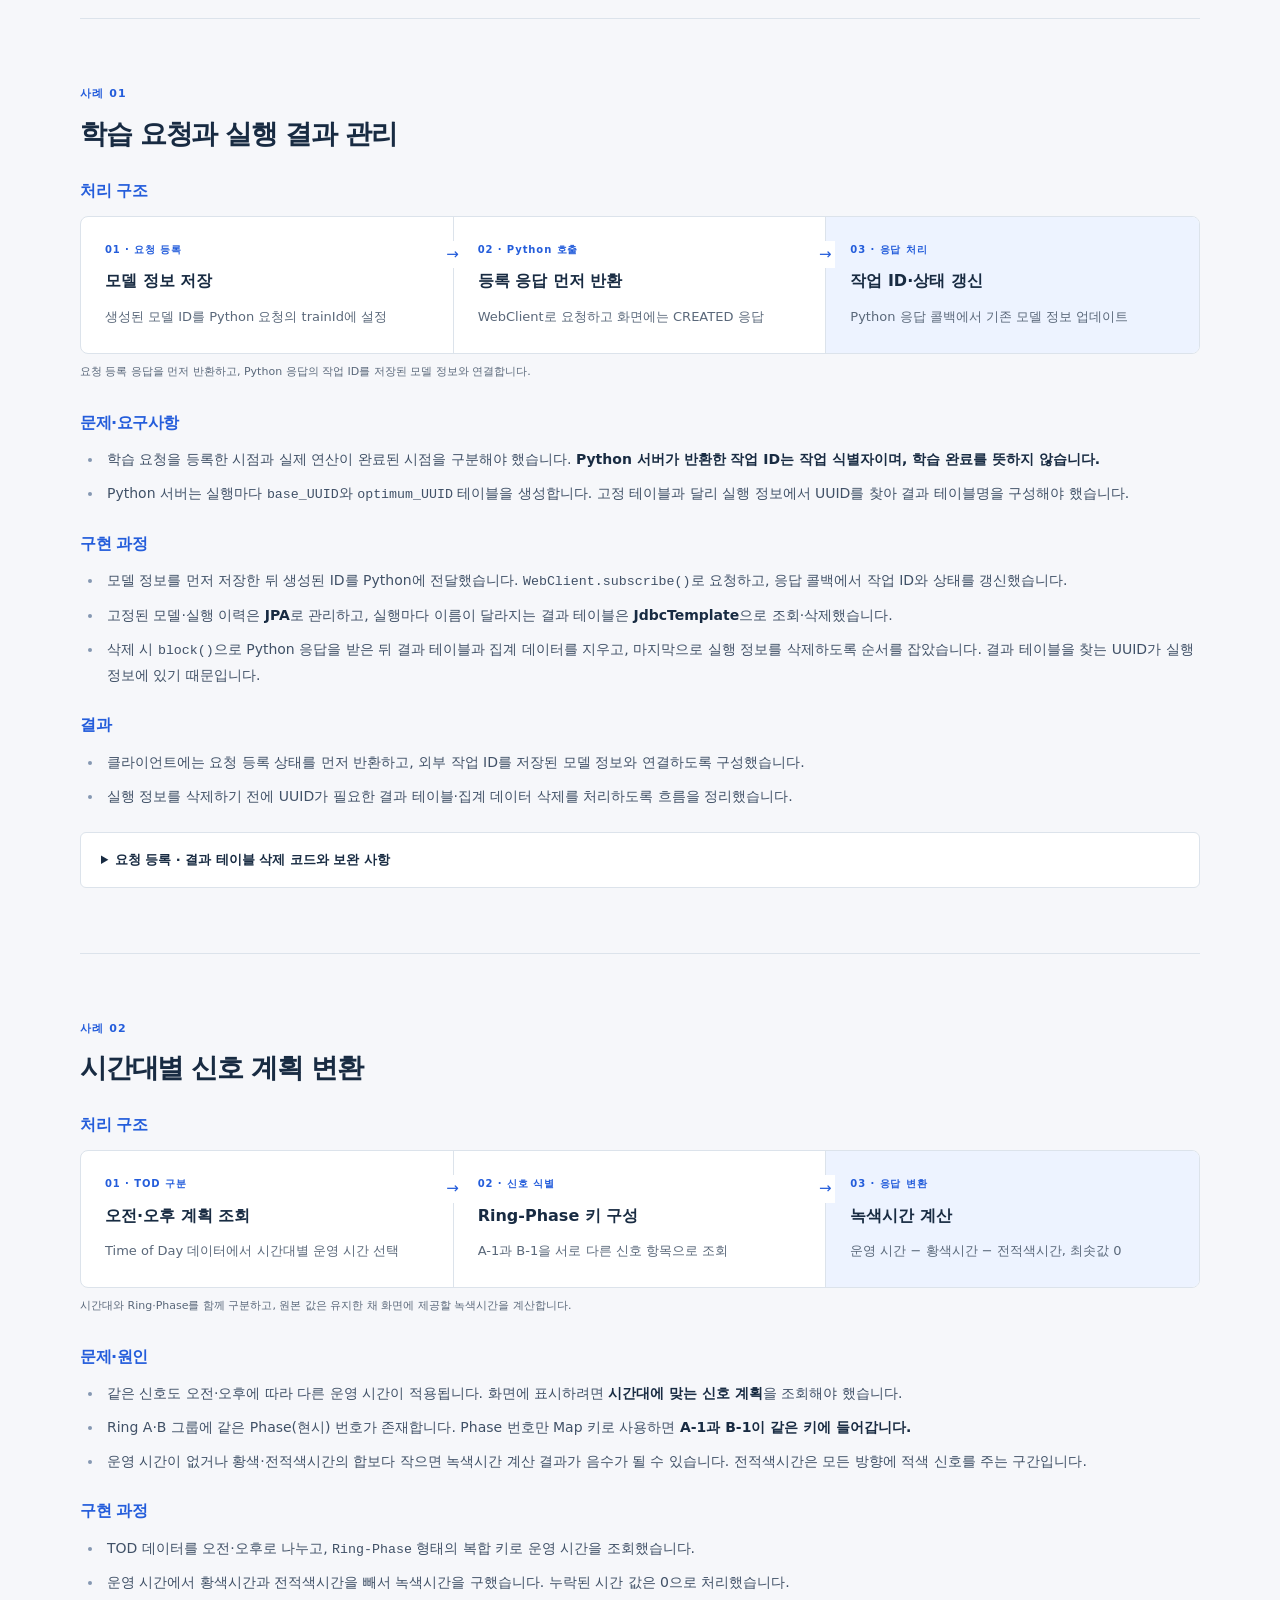
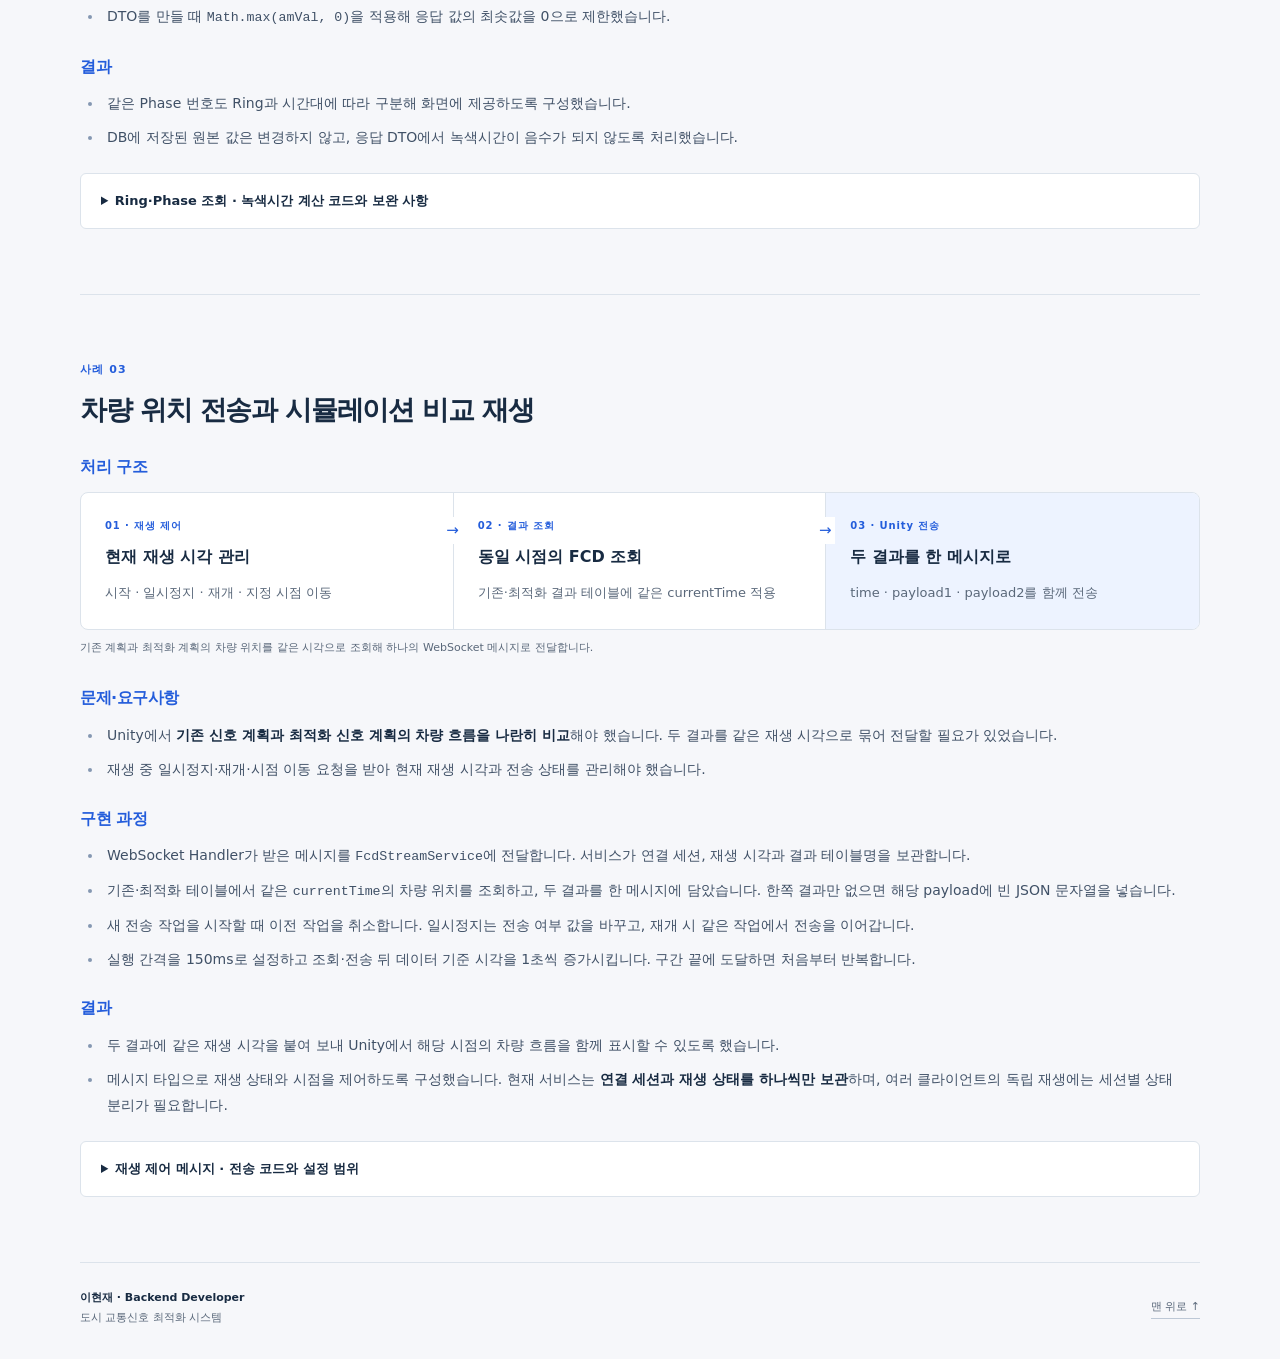
<file: portfolio/city-signal/index.html>
<!doctype html>
<html lang="ko">
<head>
  <meta charset="utf-8">
  <meta name="viewport" content="width=device-width, initial-scale=1">
  <meta name="description" content="도시 교통신호 최적화 시스템의 Java/Spring 중계 서버 개발 경험. 학습 요청과 실행 이력 관리, 시간대별 신호 계획 변환, Unity 비교 재생 구조를 정리했습니다.">
  <meta property="og:title" content="도시 교통신호 최적화 시스템 | 이현재 Portfolio">
  <meta property="og:description" content="Python 연산 서버와 Unity 화면을 연결하는 Java/Spring 중계 서버의 처리 구조와 구현 사례를 소개합니다.">
  <meta property="og:type" content="website">
  <meta name="theme-color" content="#12243a">
  <title>도시 교통신호 최적화 시스템 | 이현재 Portfolio</title>
  <link rel="stylesheet" href="case-study.css">
</head>
<body id="top">
  <a class="skip" href="#overview">본문으로 이동</a>
  <header class="topbar">
    <nav class="nav-inner" aria-label="포트폴리오 탐색">
      <a class="brand" href="../../">이현재<span>BACKEND DEVELOPER</span></a>
      <div class="nav-links">
        <a href="#architecture">아키텍처</a>
        <a href="#backend">처리 구조</a>
        <a href="#decisions">구현 사례</a>
        <a class="nav-extra" href="../">Portfolio</a>
        <button class="print-button" type="button" onclick="window.print()">PDF / 인쇄</button>
      </div>
    </nav>
  </header>
  <section class="hero" aria-labelledby="project-title">
    <div class="hero-inner">
      <p class="eyebrow">백엔드 개발 포트폴리오</p>
      <div class="hero-content">
        <h1 id="project-title">도시 교통신호 최적화 시스템</h1>
        <p class="hero-lead">교통신호 최적화 결과를 조회하고 Unity에서 비교 재생할 수 있도록, Python 연산 서버와 클라이언트를 연결하는 Java/Spring 중계 서버를 개발했습니다.</p>
      </div>
      <dl class="meta">
        <div><dt>기간</dt><dd>2025.09 — 2025.12</dd></div>
        <div><dt>역할</dt><dd>Java / Spring<br>중계 서버 개발</dd></div>
        <div><dt>담당 영역</dt><dd>학습·최적화 요청과 실행 이력 관리<br>신호 계획 변환 · 차량 위치 전송</dd></div>
        <div><dt>주요 기술</dt><dd>Java 21 · Spring Boot 2.7<br>PostgreSQL · WebSocket</dd></div>
      </dl>
    </div>
  </section>
  <main id="overview">
    <section class="chapter" id="architecture" aria-labelledby="architecture-title">
      <div class="chapter-head">
        <div><p class="chapter-number">01</p><p class="chapter-label">시스템 아키텍처</p></div>
        <div><h2 id="architecture-title">최적화 요청부터 차량 흐름 비교까지</h2><p class="section-lead">강화학습으로 교차로 신호 계획을 최적화하고, SUMO 시뮬레이션으로 기존 계획과 차량 흐름을 비교합니다. <strong>Java 중계 서버</strong>는 관리자 웹의 요청을 Python 서버에 전달하고, 실행 결과를 조회 API와 Unity 재생 데이터로 제공합니다.</p></div>
      </div>
      <figure class="system-architecture">
        <a href="../../assets/city-signal-architecture-user.png" target="_blank" rel="noopener" aria-label="시스템 아키텍처 그림 크게 보기 (새 탭)"><img src="../../assets/city-signal-architecture-user.png" width="1355" height="694" alt="신호 운영 3D 디지털 트윈과 Java/Spring 중계 서버, FastAPI 시뮬레이션 서버의 연동 구조. Redis가 작업 대기열과 상태를 관리하고, PyTorch·SUMO가 학습과 시뮬레이션을 수행하며 PostgreSQL과 시뮬레이션 파일에 결과를 저장합니다." fetchpriority="high"></a>
        <figcaption><span>관리자 웹 · Java 중계 서버 · Python 연산 서버 · Unity의 연동 구조</span><span>그림을 선택하면 크게 볼 수 있습니다 ↗</span></figcaption>
      </figure>
      <div class="architecture-notes">
        <article><span class="small-label">요청 · 이력</span><h3>관리자 웹과 Java 서버</h3><p>웹에서 학습 조건을 설정하고 결과를 조회합니다. Java 서버는 AI/Custom 요청을 구분하고, Python 작업 ID를 모델·실행 이력과 연결합니다.</p></article>
        <article><span class="small-label">학습 · 시뮬레이션</span><h3>Python 연산 서버</h3><p>강화학습과 SUMO 시뮬레이션을 수행합니다. Java 서버는 PostgreSQL에 저장된 모델 정보와 실행별 기존·최적화 결과를 조회합니다.</p></article>
        <article><span class="small-label">비교 · 재생</span><h3>Unity와 분석 보고서</h3><p>동일 시점의 차량 위치를 WebSocket으로 전달해 두 시뮬레이션을 나란히 재생합니다. 분석 지표와 신호 계획은 JSON·Excel로 제공합니다.</p></article>
      </div>
      <div class="role"><p><strong>담당 업무</strong> — 학습·최적화 요청 중계, 실행 이력 조회·삭제, 시간대별 신호 계획 변환, 차량 위치 전송과 재생 제어, Excel 보고서와 API 공통 처리를 담당했습니다.<br><strong>팀 구성</strong> — Java 백엔드 / Python 연산 서버 / Unity 클라이언트 / 관리자 웹</p></div>
      <ol class="system-flow" aria-label="최적화 요청부터 비교 재생까지 데이터 흐름">
        <li><span class="step">01</span><strong>요청 등록</strong><p>학습 조건 검증<br>모델 정보 저장</p></li>
        <li><span class="step">02</span><strong>연산 요청</strong><p>Python 학습·최적화 호출<br>작업 ID와 상태 저장</p></li>
        <li><span class="step">03</span><strong>결과 조회</strong><p>실행 이력 연결<br>기존·최적화 결과 조회</p></li>
        <li><span class="step">04</span><strong>데이터 변환</strong><p>시간대별 신호 계획<br>차량 위치·분석 지표</p></li>
        <li><span class="step">05</span><strong>비교 제공</strong><p>Unity 비교 재생<br>웹 조회·Excel 다운로드</p></li>
      </ol>
      <p class="flow-caption">Java 서버가 담당한 중계·조회 흐름입니다. 학습 요청 등록과 학습 완료는 별도 상태로 다룹니다.</p>
      <div class="resource-links" aria-label="관련 자료">
        <a href="../../assets/html-pdf/CITY_SIGNAL_포트폴리오_HTML기준.pdf" target="_blank" rel="noopener noreferrer">이전 버전 PDF ↗</a>
        <a href="../../assets/city-signal-java-spring.pdf" target="_blank" rel="noopener noreferrer">초기 자료 PDF ↗</a>
        <a href="../database-design/#signal-domain">DB 구조와 설계 근거 ↗</a>
        <a href="../">포트폴리오 목록 ↗</a>
      </div>
    </section>
    <section class="chapter" id="backend" aria-labelledby="backend-title">
      <div class="chapter-head">
        <div><p class="chapter-number">02</p><p class="chapter-label">백엔드 구조</p></div>
        <div><h2 id="backend-title">요청·실행 이력·분석 결과를 연결하는 서버</h2><p class="section-lead">고정된 모델·이력 데이터와 실행별 결과 데이터를 구분해 조회합니다. 클라이언트에 필요한 정보를 모아 전달하고, 응답 형식과 요청 추적 정보를 공통으로 관리했습니다.</p>
          <div class="tags" aria-label="기술 스택"><span class="tag">Java 21</span><span class="tag">Spring Boot 2.7</span><span class="tag">WebClient</span><span class="tag">Spring WebSocket</span><span class="tag">Spring Data JPA</span><span class="tag">JdbcTemplate</span><span class="tag">PostgreSQL</span><span class="tag">Apache POI</span><span class="tag">Swagger / OpenAPI</span><span class="tag">Gradle</span></div>
        </div>
      </div>
      <div class="feature-grid">
        <article class="feature"><div class="feature-index"><span>서버 간 연동</span><b>01</b></div><h3>요청 등록과 Python 응답 처리 분리</h3><p>모델 정보를 먼저 저장하고 생성된 ID로 Python 서버에 학습을 요청했습니다. 화면에는 등록 응답을 먼저 반환하고, Python 응답 콜백에서 작업 ID와 상태를 갱신했습니다.</p><p class="mechanism"><span>처리 방식</span>WebClient.subscribe()로 요청하며, 작업 ID 수신을 학습 완료와 구분합니다.</p></article>
        <article class="feature"><div class="feature-index"><span>실행 이력 조회</span><b>02</b></div><h3>교통량 파일 정보를 모아서 한 번에 조회</h3><p>최적화 목록에서 파일명을 모아 중복을 제거하고 IN 조건으로 조회했습니다. 파일명을 키로 하는 Map에 결과를 담아 각 실행 정보와 연결했습니다.</p><p class="mechanism"><span>처리 방식</span>실행 목록 조회 1회 + 파일 정보 조회 최대 1회. 파일명이 없으면 두 번째 조회를 생략합니다.</p></article>
        <article class="feature"><div class="feature-index"><span>API 공통 처리</span><b>03</b></div><h3>응답 형식·예외 처리·요청 식별자 통일</h3><p>공통 응답 객체에 코드·메시지·결과·traceId·생성 시각을 담았습니다. Servlet Filter에서 요청별 UUID를 MDC에 저장하고, 요청이 끝나면 finally에서 제거했습니다.</p><p class="mechanism"><span>처리 방식</span>ResponseApi&lt;T&gt;와 @RestControllerAdvice를 사용하고, 오류 상세는 로그에 남깁니다.</p></article>
        <article class="feature"><div class="feature-index"><span>분석 결과 제공</span><b>04</b></div><h3>기존·최적화 지표를 JSON과 Excel로 제공</h3><p>시간대별·교차로별 지표와 신호 변경 내역을 집계했습니다. Apache POI로 시트를 나누고, 기존 값과 최적화 값을 함께 배치해 비교할 수 있도록 했습니다.</p><p class="mechanism"><span>처리 방식</span>15분 단위 종합 지표 / 교차로별 지표 / 신호 변경 / 황색·전적색 시트로 구성합니다.</p></article>
      </div>
      <details class="technical-detail"><summary>검색 조건 · API 검증 · 보고서 상세</summary><div class="detail-content"><h4>검색 조건 재사용</h4><p>학습 이력의 검색 조건은 JPA Specification에 모았습니다. 입력된 조건만 쿼리에 추가하고, 목록 조회와 전체 페이지 수 계산에 같은 조건 생성 코드를 사용했습니다.</p><h4>공통 응답과 예외 처리</h4><p>ResponseApi&lt;T&gt;는 Java record로 정의하고 생성자에서 traceId와 시각을 채웠습니다. 지정한 ResponseException은 담겨 있는 코드·메시지와 HTTP 400으로 반환했습니다. 그 밖의 예외는 HTTP 500과 고정 안내 문구를 반환하고 상세 내용은 로그에 남겼습니다.</p><h4>요청값 검증</h4><p>학습 요청의 모델명·교차로 목록·반복 횟수 등을 검사했습니다. 반복 횟수는 배치 크기의 배수인지 확인하고, Custom 요청에서는 오프셋과 현시 값도 검사했습니다.</p><h4>Excel 시트 구성</h4><div class="table-wrap"><table><caption>분석 보고서의 시트와 제공 내용</caption>
            <thead><tr><th>시트</th><th>내용</th></tr></thead>
            <tbody>
              <tr><td>15분 단위 종합 지표</td><td>시간대별 기존·최적화 결과 비교</td></tr>
              <tr><td>교차로별 지표</td><td>교차로별 기존·최적화 결과 비교</td></tr>
              <tr><td>신호 변경</td><td>최적화 전후 신호 계획</td></tr>
              <tr><td>황색·전적색</td><td>신호별 황색시간과 전적색시간</td></tr>
            </tbody>
          </table></div></div></details>
      <h2 class="case-index-title">주요 구현 사례</h2>
      <div class="case-index" aria-label="구현 사례 바로가기">
        <a href="#decisions"><small>사례 01</small><strong>학습 요청과 실행 결과 관리 ↗</strong><p>등록 응답·작업 상태 분리와 실행별 테이블 처리</p></a>
        <a href="#domain"><small>사례 02</small><strong>시간대별 신호 계획 변환 ↗</strong><p>Ring·Phase 구분과 녹색시간 계산</p></a>
        <a href="#streaming"><small>사례 03</small><strong>차량 위치 전송과 비교 재생 ↗</strong><p>같은 재생 시각으로 두 시뮬레이션 전달</p></a>
      </div>
    </section>
    <section class="chapter case case-sheet" id="decisions" aria-labelledby="decisions-title">
      <header class="case-heading"><p class="chapter-number">사례 01</p><h2 id="decisions-title">학습 요청과 실행 결과 관리</h2></header>
      <figure class="case-figure"><h3>처리 구조</h3><ol class="case-flow"><li><span class="small-label">01 · 요청 등록</span><strong>모델 정보 저장</strong><p>생성된 모델 ID를 Python 요청의 trainId에 설정</p></li><li><span class="small-label">02 · Python 호출</span><strong>등록 응답 먼저 반환</strong><p>WebClient로 요청하고 화면에는 CREATED 응답</p></li><li><span class="small-label">03 · 응답 처리</span><strong>작업 ID·상태 갱신</strong><p>Python 응답 콜백에서 기존 모델 정보 업데이트</p></li></ol><figcaption>요청 등록 응답을 먼저 반환하고, Python 응답의 작업 ID를 저장된 모델 정보와 연결합니다.</figcaption></figure>
      <div class="case-notes case-problem"><h3>문제·요구사항</h3><ul><li>학습 요청을 등록한 시점과 실제 연산이 완료된 시점을 구분해야 했습니다. <strong>Python 서버가 반환한 작업 ID는 작업 식별자이며, 학습 완료를 뜻하지 않습니다.</strong></li><li>Python 서버는 실행마다 <code>base_UUID</code>와 <code>optimum_UUID</code> 테이블을 생성합니다. 고정 테이블과 달리 실행 정보에서 UUID를 찾아 결과 테이블명을 구성해야 했습니다.</li></ul></div>
      <div class="case-notes case-solution"><h3>구현 과정</h3><ul><li>모델 정보를 먼저 저장한 뒤 생성된 ID를 Python에 전달했습니다. <code>WebClient.subscribe()</code>로 요청하고, 응답 콜백에서 작업 ID와 상태를 갱신했습니다.</li><li>고정된 모델·실행 이력은 <strong>JPA</strong>로 관리하고, 실행마다 이름이 달라지는 결과 테이블은 <strong>JdbcTemplate</strong>으로 조회·삭제했습니다.</li><li>삭제 시 <code>block()</code>으로 Python 응답을 받은 뒤 결과 테이블과 집계 데이터를 지우고, 마지막으로 실행 정보를 삭제하도록 순서를 잡았습니다. 결과 테이블을 찾는 UUID가 실행 정보에 있기 때문입니다.</li></ul></div>
      <div class="case-notes case-result"><h3>결과</h3><ul><li>클라이언트에는 요청 등록 상태를 먼저 반환하고, 외부 작업 ID를 저장된 모델 정보와 연결하도록 구성했습니다.</li><li>실행 정보를 삭제하기 전에 UUID가 필요한 결과 테이블·집계 데이터 삭제를 처리하도록 흐름을 정리했습니다.</li></ul></div>
      <details class="technical-detail"><summary>요청 등록 · 결과 테이블 삭제 코드와 보완 사항</summary><div class="detail-content"><h4>학습 요청 등록과 Python 응답 처리</h4><pre class="code-block"><code>// TrainService.createRLAIModel 일부 발췌
TrnModelInfoEntity entity = TrainModelMapper.toEntity(req);
trainRepository.save(entity);
String modelId = entity.getId();
req.setTrainId(modelId);

webClient.post()
        .uri("http://localhost:8090/train/createAIModel")
        .bodyValue(req)
        .retrieve()
        .bodyToMono(TrainResponse.class)
        .subscribe(
                resp -&gt; updateModelByFastApi(modelId, resp),
                err  -&gt; log.error("[FastAPI] 호출 실패", err)
        );

return TrainFrontResponse.builder()
        .status("CREATED")
        .createdAt(entity.getMdlCrtDate())
        .message("요청이 등록되었습니다. 모델 생성 중입니다.")
        .build();</code></pre><p>Python 응답 전에는 모델 정보만 저장돼 있고 외부 작업 ID는 비어 있습니다. 현재 호출 실패 시에는 로그만 남기므로, 실패 상태 저장과 재시도 처리는 보완이 필요합니다.</p><h4>실행별 결과 테이블 삭제</h4><pre class="code-block"><code>// DynamicTableRepository 삭제 흐름 요약 (예외 처리 생략)
String optUuid = jdbcTemplate.queryForObject(
        "SELECT opt_uuid FROM opt_result_metric_info WHERE id = ?", String.class, optiId);

// 저장된 UUID로 실행별 테이블명 구성
String sanitized = optUuid.replace("-", "_");
jdbcTemplate.execute("DROP TABLE IF EXISTS base_"    + sanitized);
jdbcTemplate.execute("DROP TABLE IF EXISTS optimum_" + sanitized);

// 값 조건은 파라미터 바인딩 사용
jdbcTemplate.update("DELETE FROM metric_intersection_summary WHERE opt_uuid = ?", optUuid);</code></pre><p>테이블명은 파라미터로 바인딩할 수 없어 SQL 문자열에 넣었습니다. 현재는 UUID의 하이픈만 밑줄로 바꾸므로, 테이블명을 구성하기 전에 UUID 형식을 검증할 필요가 있습니다.</p><p>UUID 조회 오류는 원인을 구분하지 않고 반환하며, 테이블 삭제 오류는 로그만 남깁니다. 삭제 대상이 없는 경우와 DB 오류를 구분하고, Python 측 삭제 후 DB 처리가 실패했을 때의 재시도 기준도 정해야 합니다.</p></div></details>
    </section>
    <section class="chapter case case-sheet" id="domain" aria-labelledby="domain-title">
      <header class="case-heading"><p class="chapter-number">사례 02</p><h2 id="domain-title">시간대별 신호 계획 변환</h2></header>
      <figure class="case-figure"><h3>처리 구조</h3><ol class="case-flow"><li><span class="small-label">01 · TOD 구분</span><strong>오전·오후 계획 조회</strong><p>Time of Day 데이터에서 시간대별 운영 시간 선택</p></li><li><span class="small-label">02 · 신호 식별</span><strong>Ring-Phase 키 구성</strong><p>A-1과 B-1을 서로 다른 신호 항목으로 조회</p></li><li><span class="small-label">03 · 응답 변환</span><strong>녹색시간 계산</strong><p>운영 시간 − 황색시간 − 전적색시간, 최솟값 0</p></li></ol><figcaption>시간대와 Ring·Phase를 함께 구분하고, 원본 값은 유지한 채 화면에 제공할 녹색시간을 계산합니다.</figcaption></figure>
      <div class="case-notes case-problem"><h3>문제·원인</h3><ul><li>같은 신호도 오전·오후에 따라 다른 운영 시간이 적용됩니다. 화면에 표시하려면 <strong>시간대에 맞는 신호 계획</strong>을 조회해야 했습니다.</li><li>Ring A·B 그룹에 같은 Phase(현시) 번호가 존재합니다. Phase 번호만 Map 키로 사용하면 <strong>A-1과 B-1이 같은 키에 들어갑니다.</strong></li><li>운영 시간이 없거나 황색·전적색시간의 합보다 작으면 녹색시간 계산 결과가 음수가 될 수 있습니다. 전적색시간은 모든 방향에 적색 신호를 주는 구간입니다.</li></ul></div>
      <div class="case-notes case-solution"><h3>구현 과정</h3><ul><li>TOD 데이터를 오전·오후로 나누고, <code>Ring-Phase</code> 형태의 복합 키로 운영 시간을 조회했습니다.</li><li>운영 시간에서 황색시간과 전적색시간을 빼서 녹색시간을 구했습니다. 누락된 시간 값은 0으로 처리했습니다.</li><li>DTO를 만들 때 <code>Math.max(amVal, 0)</code>을 적용해 응답 값의 최솟값을 0으로 제한했습니다.</li></ul></div>
      <div class="case-notes case-result"><h3>결과</h3><ul><li>같은 Phase 번호도 Ring과 시간대에 따라 구분해 화면에 제공하도록 구성했습니다.</li><li>DB에 저장된 원본 값은 변경하지 않고, 응답 DTO에서 녹색시간이 음수가 되지 않도록 처리했습니다.</li></ul></div>
      <details class="technical-detail"><summary>Ring·Phase 조회 · 녹색시간 계산 코드와 보완 사항</summary><div class="detail-content"><h4>오전 계획의 운영 시간 조회</h4><pre class="code-block"><code>// TODService: 오전 계획을 Ring과 Phase별로 구분
Map&lt;String, Integer&gt; phaseToOprTimeAM = intersection.getSigTodPlans().stream()
        .filter(p -&gt; p.getOprPeriod() == 0)
        .collect(Collectors.toMap(
                p -&gt; p.getRingType() + "-" + p.getPhaseNm(),
                p -&gt; p.getOprTm() != null ? p.getOprTm() : 0,
                (a, b) -&gt; a));</code></pre><p>같은 Ring·Phase가 중복되면 먼저 읽은 값을 유지합니다. 값이 서로 다른 중복 데이터까지 검증하는 처리는 포함하지 않았습니다.</p><h4>응답 DTO의 녹색시간 계산</h4><pre class="code-block"><code>// Ring A의 오전 녹색시간 계산 부분 발췌
int yellowTm = signal.getYlwTm() != null ? signal.getYlwTm() : 0;
int allRedTm = signal.getAllRedTm() != null ? signal.getAllRedTm() : 0;
int amBase = phaseToOprTimeAM.getOrDefault("A-" + signal.getPhaseNm(), 0);
int amVal = amBase - yellowTm - allRedTm;

// DTO를 만들 때 적용
.greenTimeAM(Math.max(amVal, 0))</code></pre></div></details>
    </section>
    <section class="chapter case case-sheet" id="streaming" aria-labelledby="streaming-title">
      <header class="case-heading"><p class="chapter-number">사례 03</p><h2 id="streaming-title">차량 위치 전송과 시뮬레이션 비교 재생</h2></header>
      <figure class="case-figure"><h3>처리 구조</h3><ol class="case-flow"><li><span class="small-label">01 · 재생 제어</span><strong>현재 재생 시각 관리</strong><p>시작 · 일시정지 · 재개 · 지정 시점 이동</p></li><li><span class="small-label">02 · 결과 조회</span><strong>동일 시점의 FCD 조회</strong><p>기존·최적화 결과 테이블에 같은 currentTime 적용</p></li><li><span class="small-label">03 · Unity 전송</span><strong>두 결과를 한 메시지로</strong><p>time · payload1 · payload2를 함께 전송</p></li></ol><figcaption>기존 계획과 최적화 계획의 차량 위치를 같은 시각으로 조회해 하나의 WebSocket 메시지로 전달합니다.</figcaption></figure>
      <div class="case-notes case-problem"><h3>문제·요구사항</h3><ul><li>Unity에서 <strong>기존 신호 계획과 최적화 신호 계획의 차량 흐름을 나란히 비교</strong>해야 했습니다. 두 결과를 같은 재생 시각으로 묶어 전달할 필요가 있었습니다.</li><li>재생 중 일시정지·재개·시점 이동 요청을 받아 현재 재생 시각과 전송 상태를 관리해야 했습니다.</li></ul></div>
      <div class="case-notes case-solution"><h3>구현 과정</h3><ul><li>WebSocket Handler가 받은 메시지를 <code>FcdStreamService</code>에 전달합니다. 서비스가 연결 세션, 재생 시각과 결과 테이블명을 보관합니다.</li><li>기존·최적화 테이블에서 같은 <code>currentTime</code>의 차량 위치를 조회하고, 두 결과를 한 메시지에 담았습니다. 한쪽 결과만 없으면 해당 payload에 빈 JSON 문자열을 넣습니다.</li><li>새 전송 작업을 시작할 때 이전 작업을 취소합니다. 일시정지는 전송 여부 값을 바꾸고, 재개 시 같은 작업에서 전송을 이어갑니다.</li><li>실행 간격을 150ms로 설정하고 조회·전송 뒤 데이터 기준 시각을 1초씩 증가시킵니다. 구간 끝에 도달하면 처음부터 반복합니다.</li></ul></div>
      <div class="case-notes case-result"><h3>결과</h3><ul><li>두 결과에 같은 재생 시각을 붙여 보내 Unity에서 해당 시점의 차량 흐름을 함께 표시할 수 있도록 했습니다.</li><li>메시지 타입으로 재생 상태와 시점을 제어하도록 구성했습니다. 현재 서비스는 <strong>연결 세션과 재생 상태를 하나씩만 보관</strong>하며, 여러 클라이언트의 독립 재생에는 세션별 상태 분리가 필요합니다.</li></ul></div>
      <details class="technical-detail"><summary>재생 제어 메시지 · 전송 코드와 설정 범위</summary><div class="detail-content"><div class="table-wrap"><table><caption>WebSocket 재생 제어 메시지</caption>
          <thead><tr><th>메시지</th><th>동작</th></tr></thead>
          <tbody>
            <tr><td><span class="inline-code">simulationTimeRequest</span></td><td>전체 시뮬레이션 구간(시작·종료·길이) 응답</td></tr>
            <tr><td><span class="inline-code">fcdDataRequest</span></td><td>스트리밍 시작</td></tr>
            <tr><td><span class="inline-code">pauseRequest</span></td><td>현재 시점에서 일시정지</td></tr>
            <tr><td><span class="inline-code">resumeRequest</span></td><td>멈춘 시점부터 재개</td></tr>
            <tr><td><span class="inline-code">fcdSetTimeRequest</span></td><td>지정한 시점으로 이동</td></tr>
          </tbody>
        </table></div><pre class="code-block"><code>// FcdStreamService.startStream 흐름 요약 (예외 처리 생략)
// 새 전송 작업을 시작할 때 이전 작업 취소
if (streamingTask != null &amp;&amp; !streamingTask.isCancelled()) {
    streamingTask.cancel(true);
}

streamingTask = scheduler.scheduleAtFixedRate(() -&gt; {
    if (!isStreaming || session == null || !session.isOpen()) return;

    String baseJson = queryFcdJson(baseTable,    currentTime);   // 기준안
    String optJson  = queryFcdJson(optimumTable, currentTime);   // 최적화안

    // 한쪽 결과가 없으면 빈 JSON 문자열로 전송
    if (baseJson != null || optJson != null) {
        session.sendMessage(new TextMessage(objectMapper.writeValueAsString(Map.of(
            "type", "fcdDataResponse", "time", currentTime,
            "payload1", baseJson != null ? baseJson : "{}",
            "payload2", optJson != null ? optJson : "{}"))));
    }

    currentTime += 1.0;                          // 데이터 기준 시각은 1초씩
    if (currentTime &gt; duration) currentTime = 0.0;
}, 0, 150, TimeUnit.MILLISECONDS);               // 실행 간격을 150ms로 설정</code></pre><p>실행 간격 150ms에 데이터 시각을 1초씩 증가시키므로, 조회·전송 지연이 없을 때 약 6.7배속에 해당하는 설정입니다. 실제 재생 속도를 측정한 수치는 아닙니다.</p></div></details>
    </section>
  </main>
  <footer class="page-footer"><div><strong>이현재 · Backend Developer</strong><br>도시 교통신호 최적화 시스템</div><a href="#top">맨 위로 ↑</a></footer>
</body>
</html>
</file>
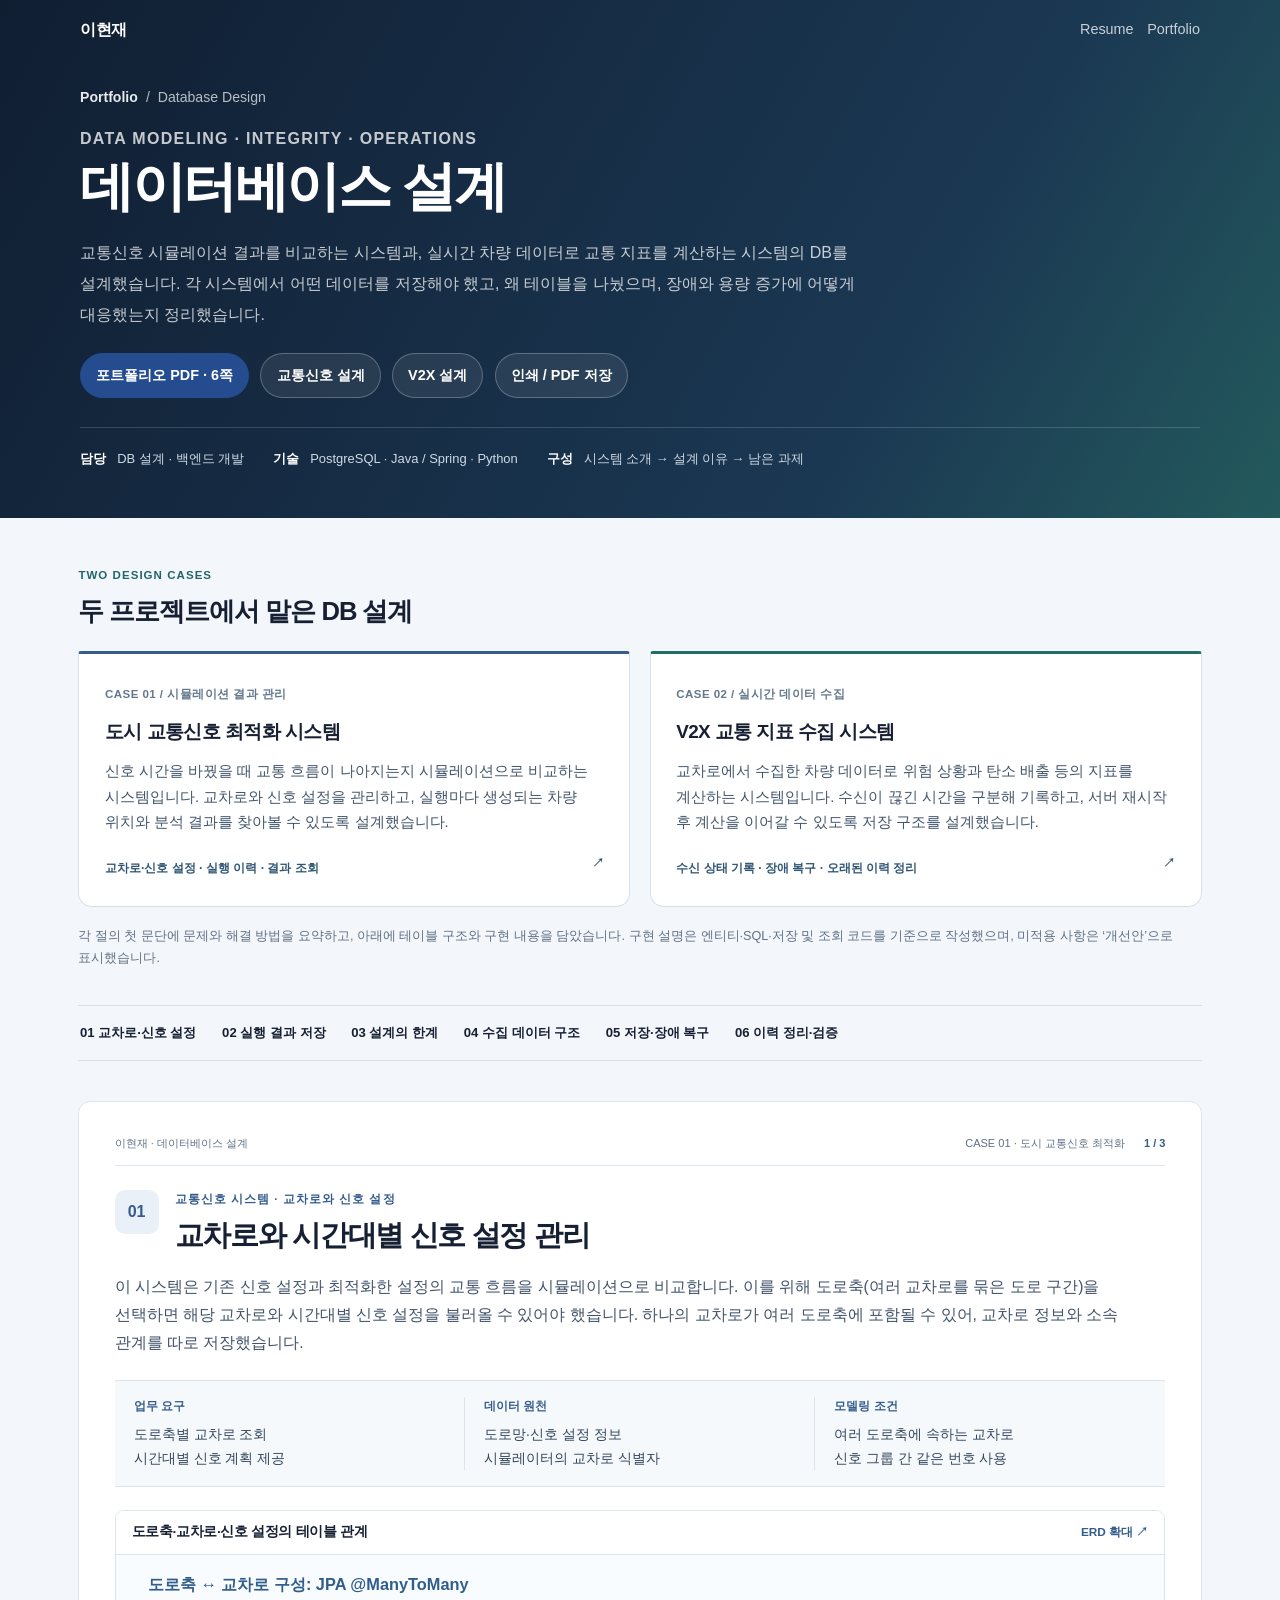
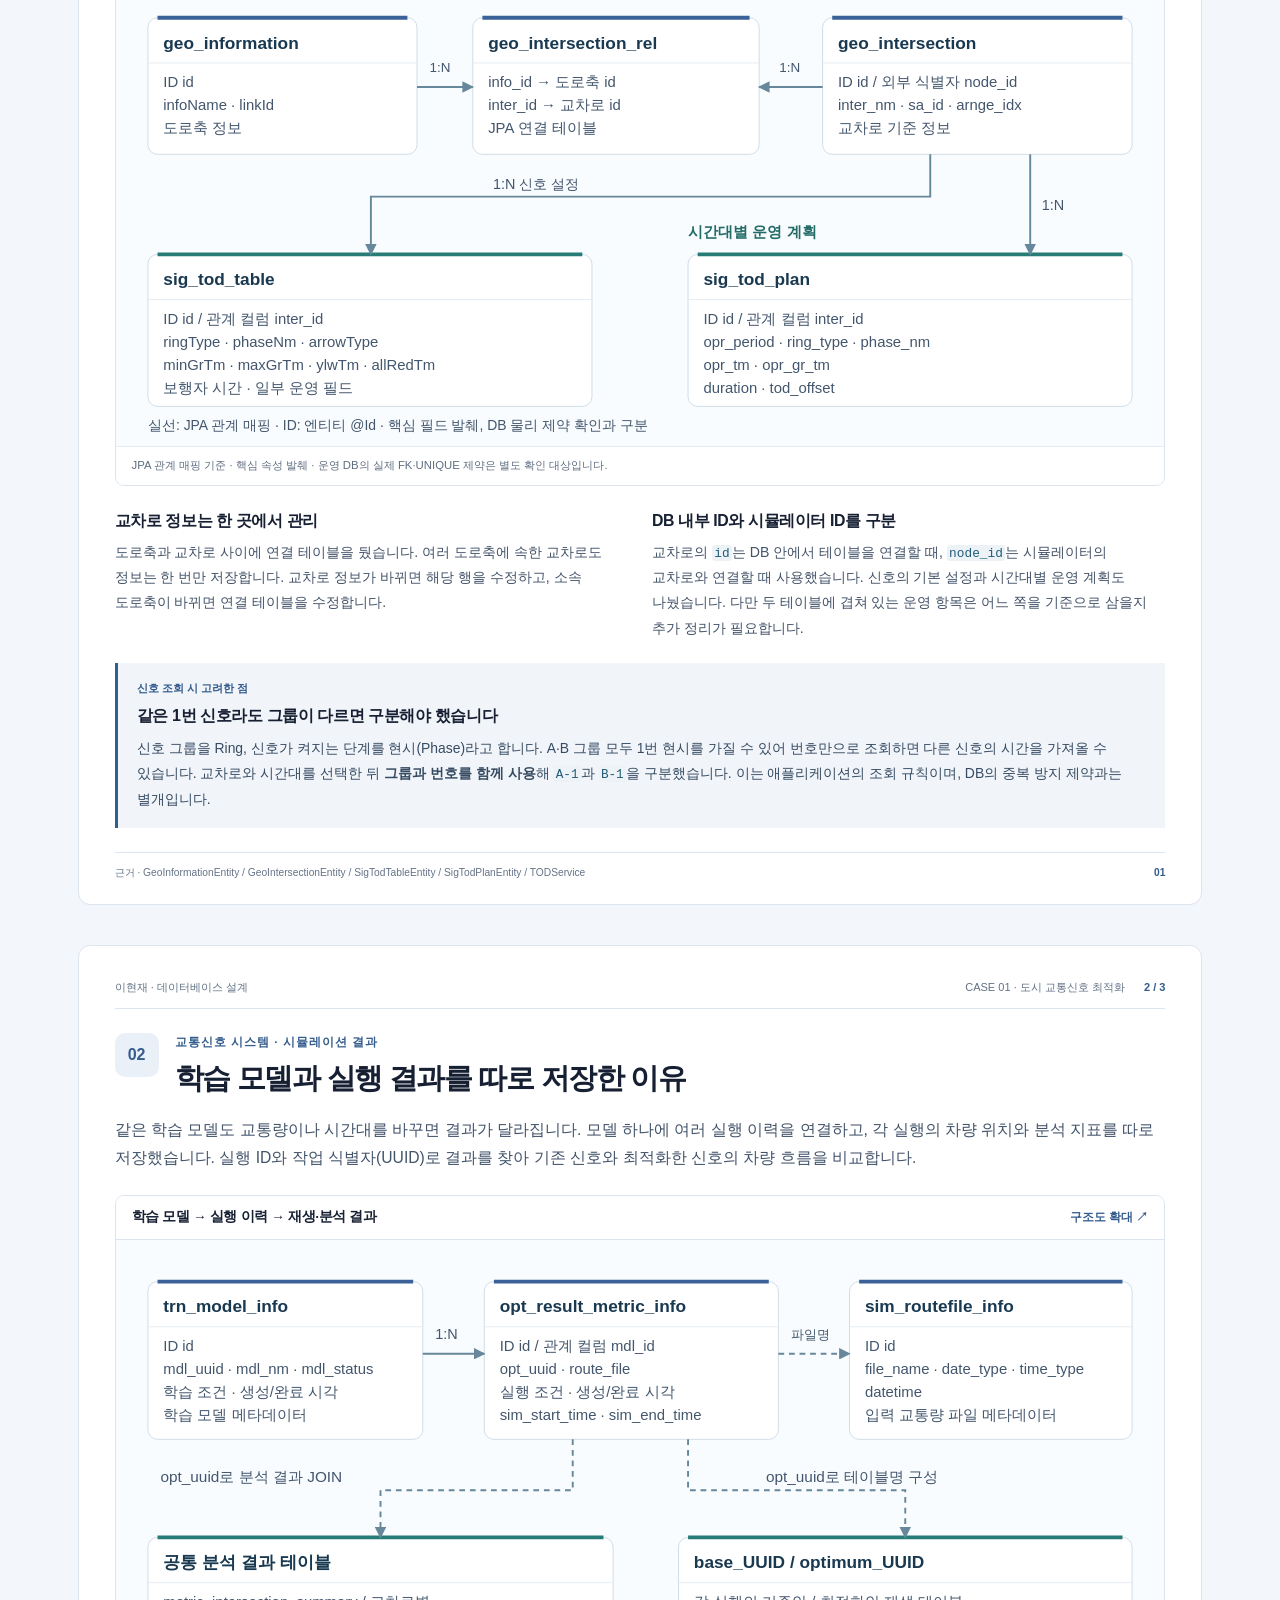
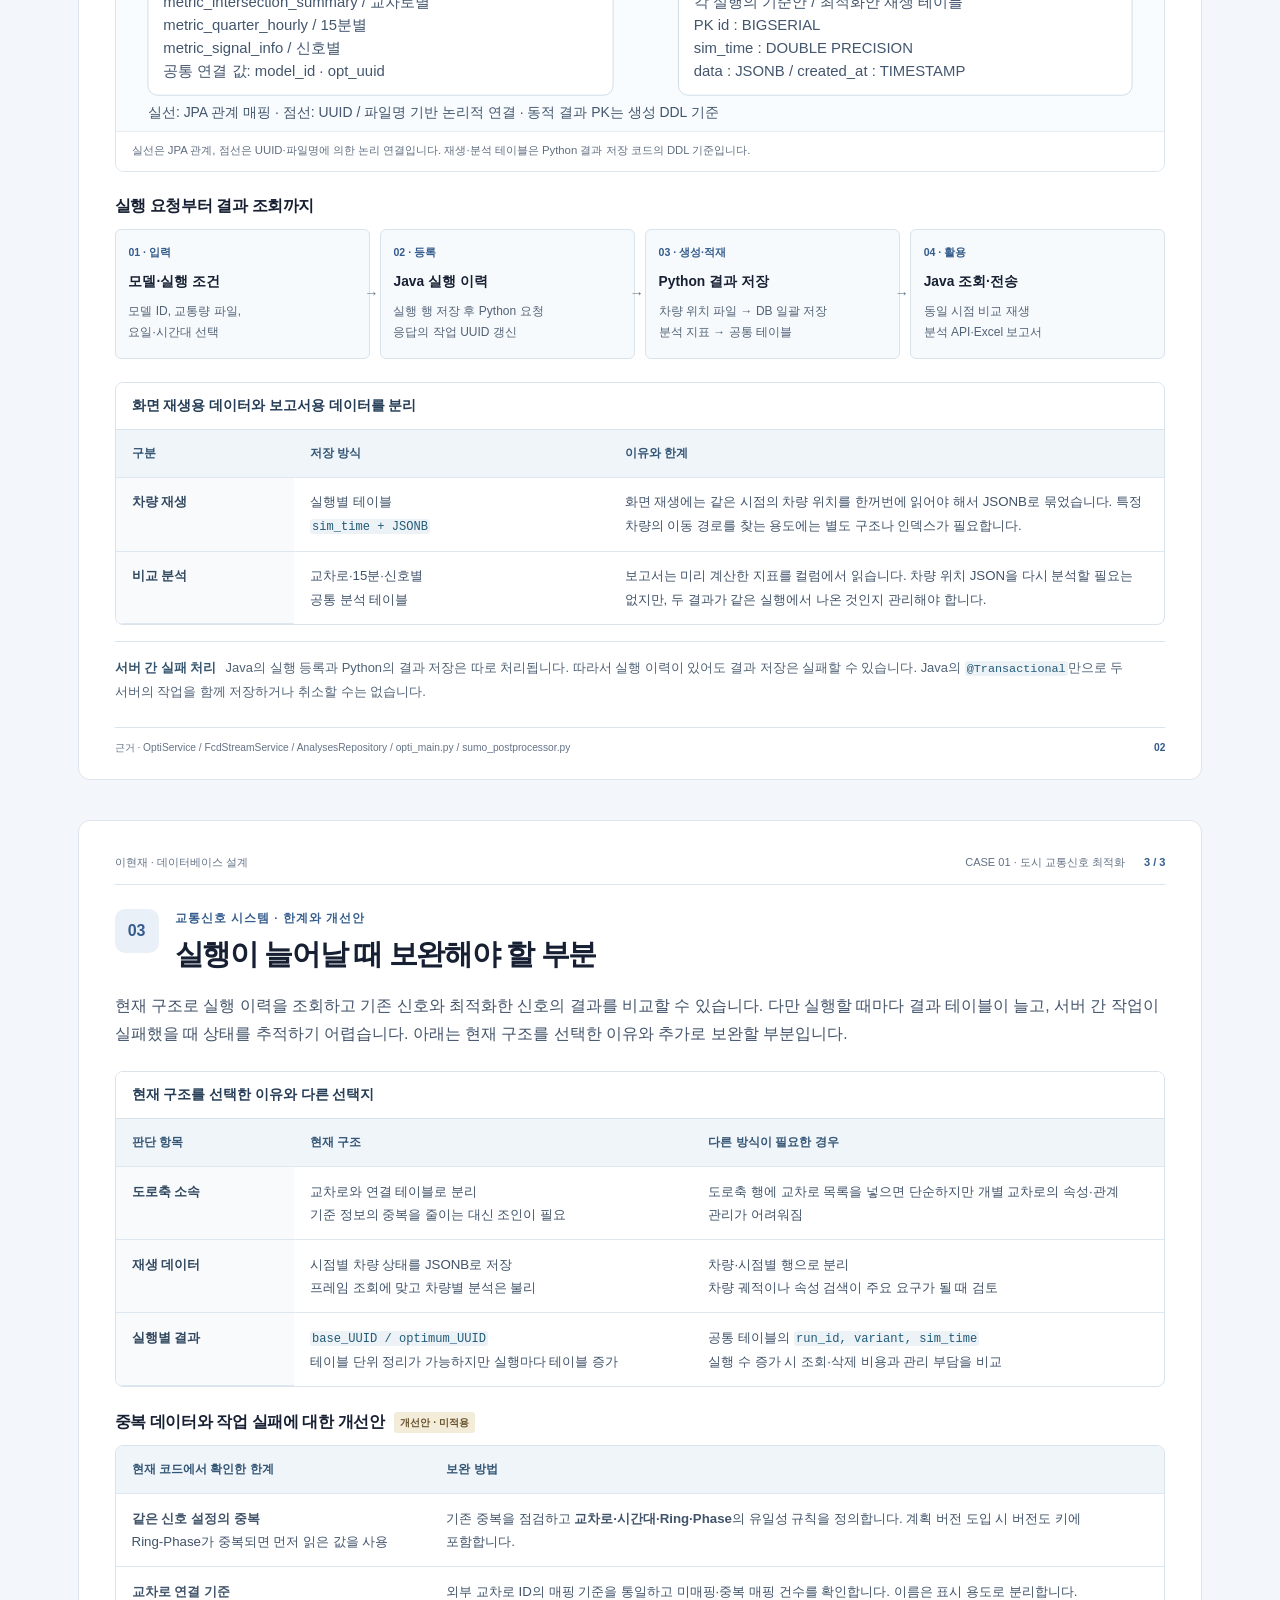
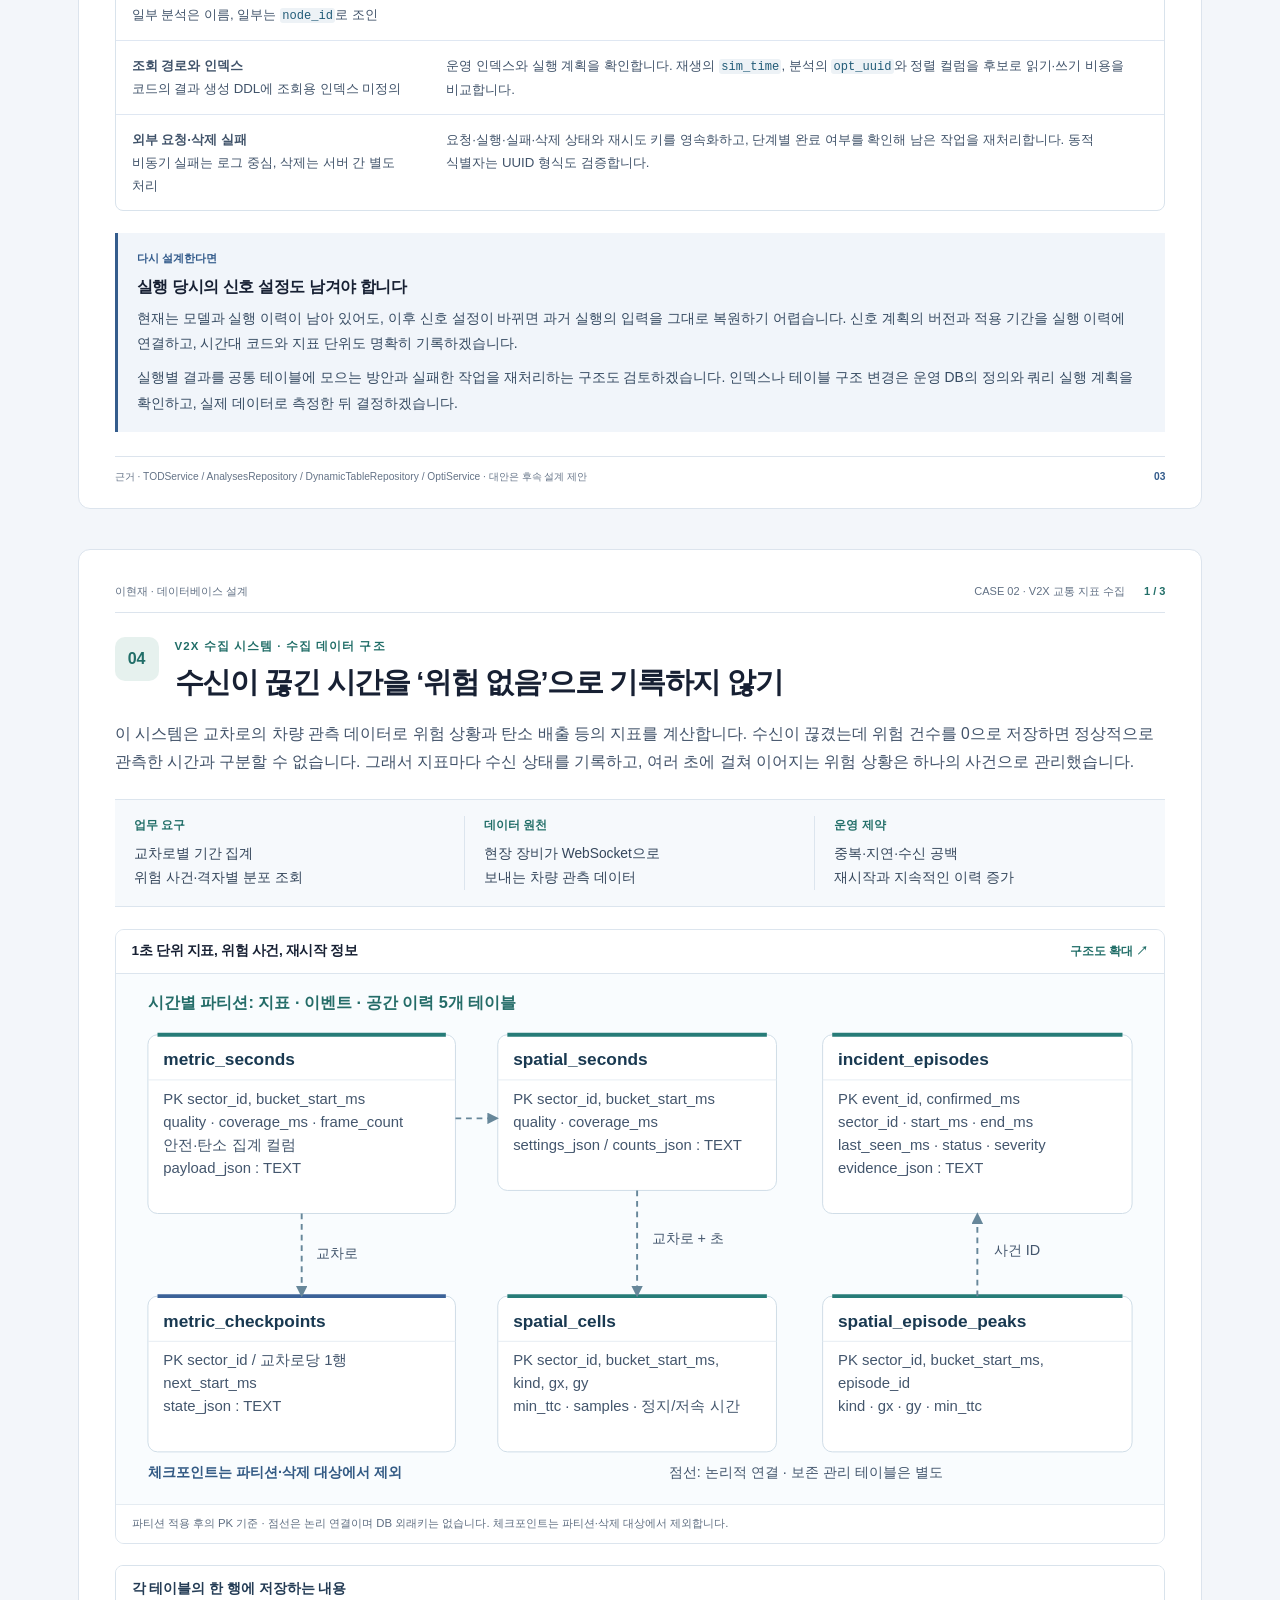
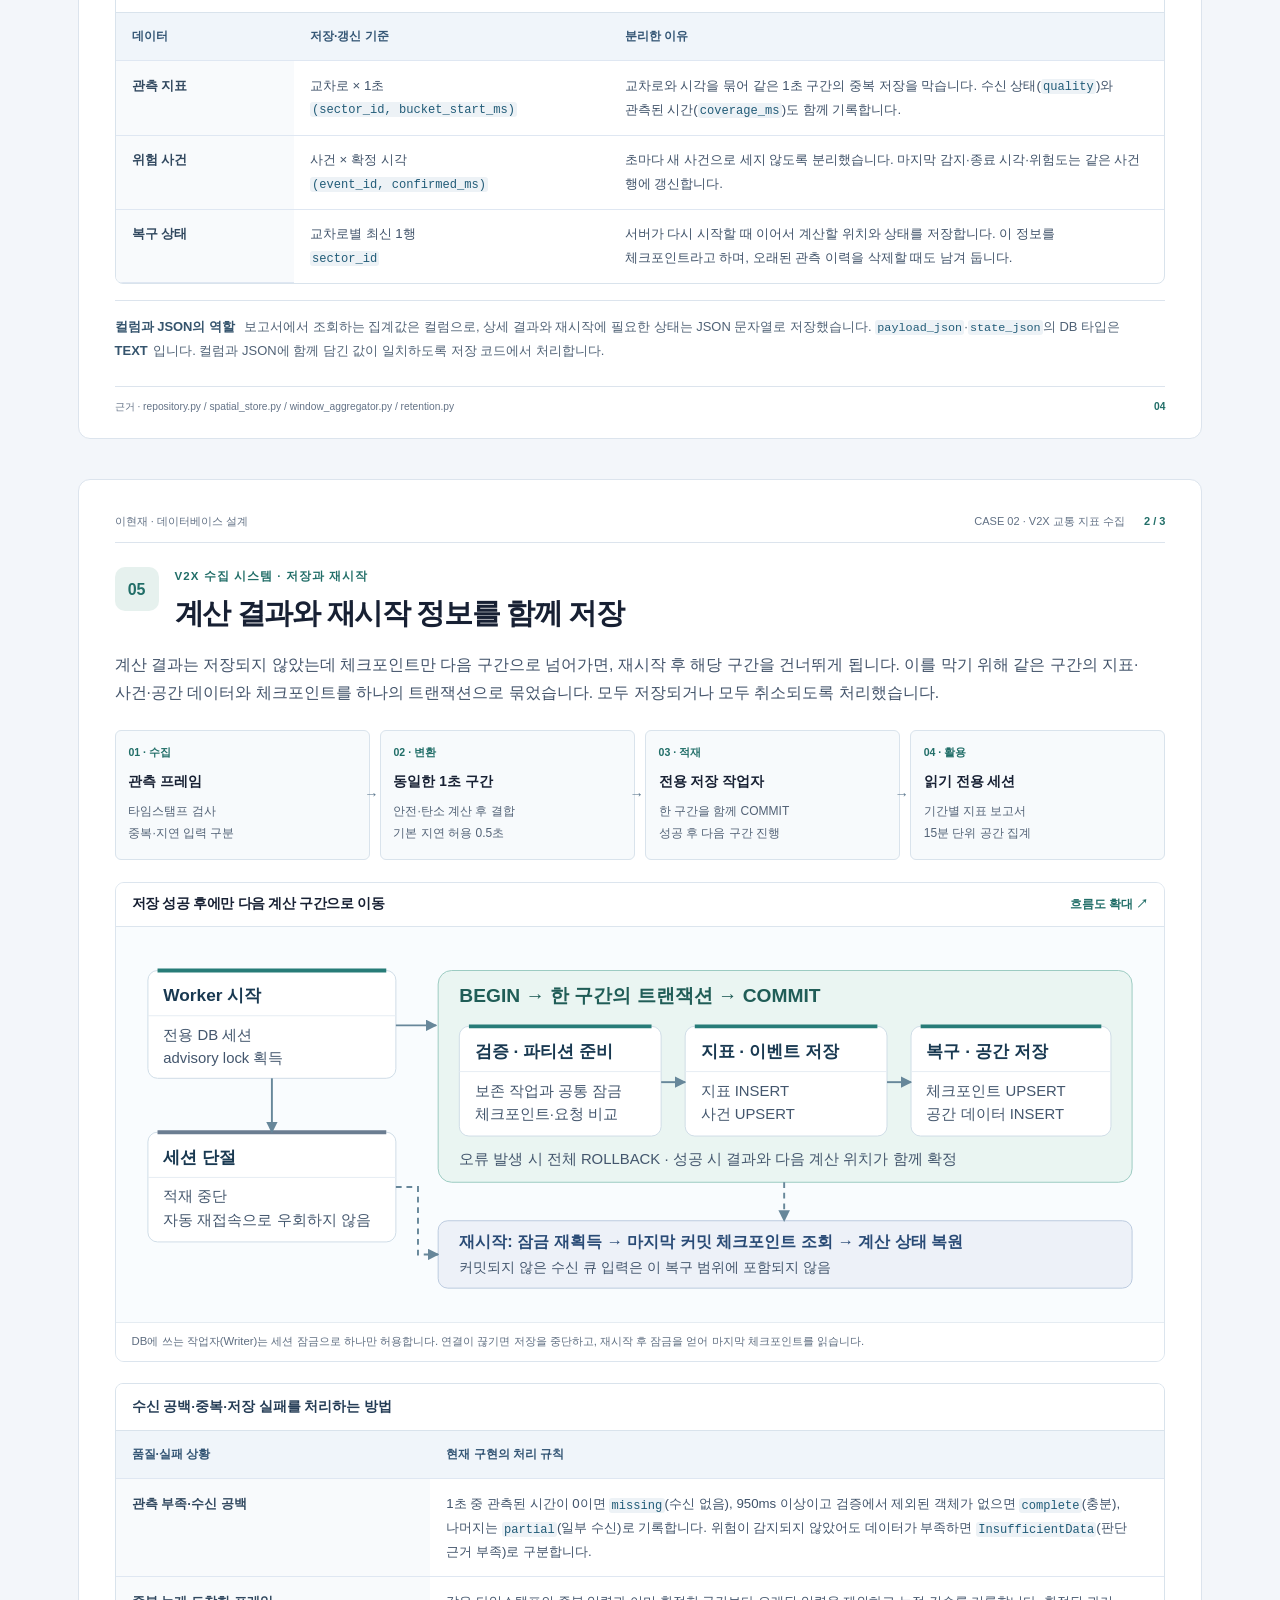
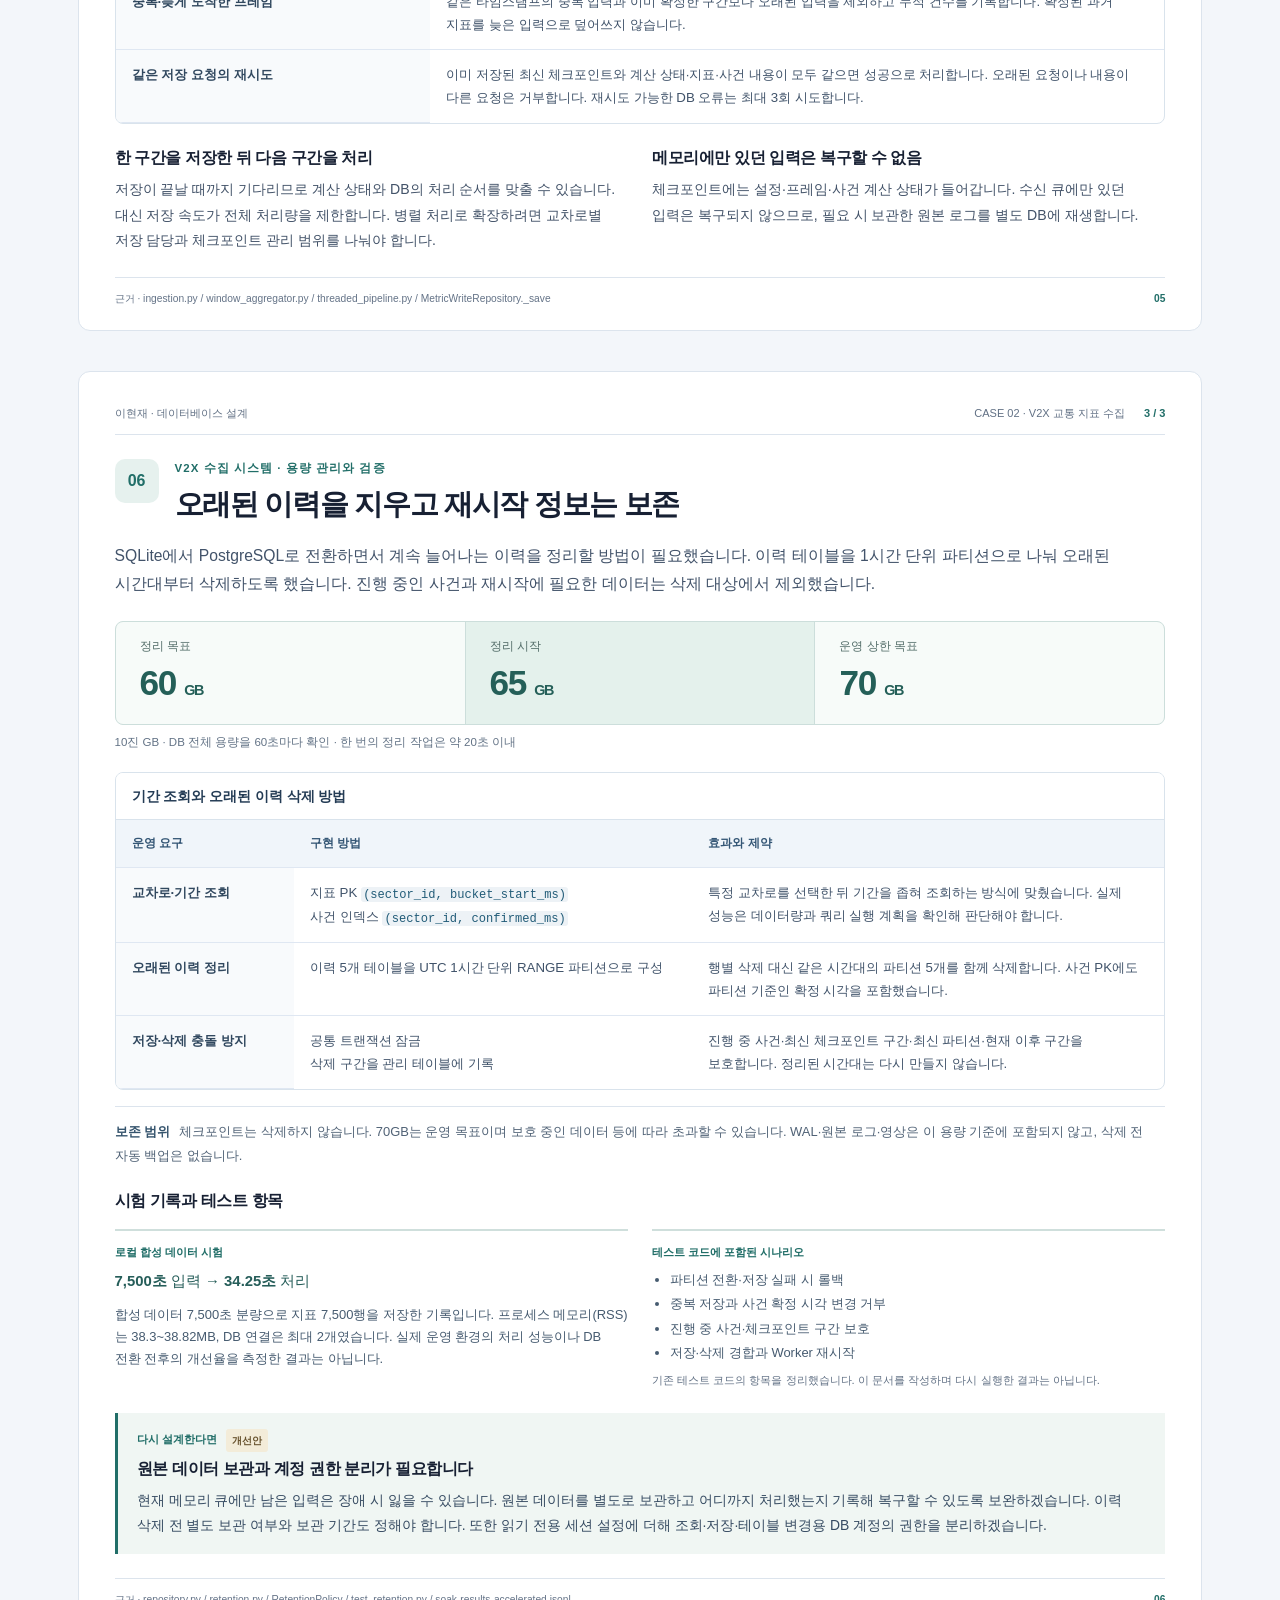
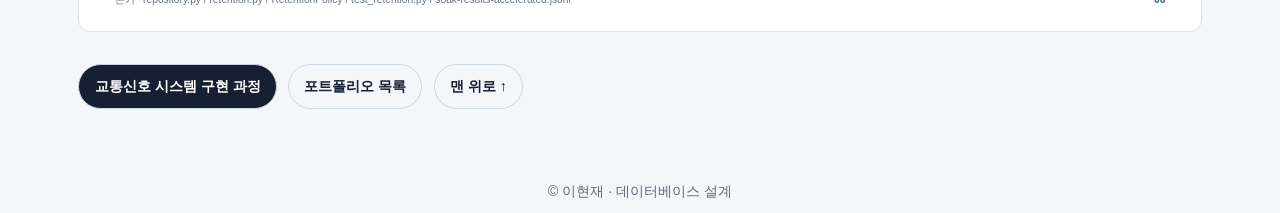
<file: portfolio/database-design/index.html>
<!doctype html>
<html lang="ko">
<head>
  <meta charset="utf-8">
  <meta name="viewport" content="width=device-width, initial-scale=1">
  <meta name="description" content="교통신호 시뮬레이션 결과와 실시간 차량 데이터를 저장한 DB 설계 사례입니다. 테이블을 나눈 이유, 장애 복구 방법, 운영 중 확인한 한계를 정리했습니다.">
  <meta property="og:title" content="데이터베이스 설계 | 이현재">
  <meta property="og:description" content="교통신호 시뮬레이션과 실시간 차량 수집 시스템의 DB 설계 경험">
  <title>데이터베이스 설계 — 교통신호 최적화 · V2X | 이현재</title>
  <link rel="stylesheet" href="../../style.css">
  <link rel="stylesheet" href="../portfolio.css">
  <link rel="stylesheet" href="database-design.css">
</head>
<body id="top" class="db-design">
  <a class="skip-link" href="#main">본문으로 이동</a>
  <header class="portfolio-header db-header">
    <nav class="nav" aria-label="주요 메뉴">
      <a class="brand" href="../../">이현재</a>
      <div class="nav-links"><a href="../../">Resume</a><a href="../">Portfolio</a></div>
    </nav>
    <div class="portfolio-hero">
      <div class="breadcrumb"><a href="../">Portfolio</a><span>/</span><span>Database Design</span></div>
      <p class="eyebrow">DATA MODELING · INTEGRITY · OPERATIONS</p>
      <h1>데이터베이스 설계</h1>
      <p class="hero-lead">교통신호 시뮬레이션 결과를 비교하는 시스템과, 실시간 차량 데이터로 교통 지표를 계산하는 시스템의 DB를 설계했습니다. 각 시스템에서 어떤 데이터를 저장해야 했고, 왜 테이블을 나눴으며, 장애와 용량 증가에 어떻게 대응했는지 정리했습니다.</p>
      <div class="portfolio-actions">
        <a class="button primary" href="../../assets/html-pdf/DB_설계_포트폴리오.pdf" target="_blank" rel="noopener">포트폴리오 PDF · 6쪽</a>
        <a class="button ghost" href="#signal-domain">교통신호 설계</a>
        <a class="button ghost" href="#v2x-model">V2X 설계</a>
        <button class="button ghost print-button" type="button" onclick="window.print()">인쇄 / PDF 저장</button>
      </div>
      <div class="hero-meta"><span><b>담당</b>DB 설계 · 백엔드 개발</span><span><b>기술</b>PostgreSQL · Java / Spring · Python</span><span><b>구성</b>시스템 소개 → 설계 이유 → 남은 과제</span></div>
    </div>
  </header>

  <main id="main" class="portfolio-main db-main">
    <section class="overview" aria-labelledby="overview-title">
      <p class="section-kicker">TWO DESIGN CASES</p>
      <h2 id="overview-title">두 프로젝트에서 맡은 DB 설계</h2>
      <div class="case-overview">
        <a class="case-link signal" href="#signal-domain"><span class="case-label">CASE 01 / 시뮬레이션 결과 관리</span><h3>도시 교통신호 최적화 시스템</h3><p>신호 시간을 바꿨을 때 교통 흐름이 나아지는지 시뮬레이션으로 비교하는 시스템입니다. 교차로와 신호 설정을 관리하고, 실행마다 생성되는 차량 위치와 분석 결과를 찾아볼 수 있도록 설계했습니다.</p><span class="case-tags">교차로·신호 설정 · 실행 이력 · 결과 조회 <span aria-hidden="true">↗</span></span></a>
        <a class="case-link v2x" href="#v2x-model"><span class="case-label">CASE 02 / 실시간 데이터 수집</span><h3>V2X 교통 지표 수집 시스템</h3><p>교차로에서 수집한 차량 데이터로 위험 상황과 탄소 배출 등의 지표를 계산하는 시스템입니다. 수신이 끊긴 시간을 구분해 기록하고, 서버 재시작 후 계산을 이어갈 수 있도록 저장 구조를 설계했습니다.</p><span class="case-tags">수신 상태 기록 · 장애 복구 · 오래된 이력 정리 <span aria-hidden="true">↗</span></span></a>
      </div>
      <p class="reading-note">각 절의 첫 문단에 문제와 해결 방법을 요약하고, 아래에 테이블 구조와 구현 내용을 담았습니다. 구현 설명은 엔티티·SQL·저장 및 조회 코드를 기준으로 작성했으며, 미적용 사항은 ‘개선안’으로 표시했습니다.</p>
    </section>

    <nav class="section-nav" aria-label="설계 사례 목차">
      <a href="#signal-domain">01 교차로·신호 설정</a><a href="#signal-results">02 실행 결과 저장</a><a href="#signal-review">03 설계의 한계</a><a href="#v2x-model">04 수집 데이터 구조</a><a href="#v2x-transaction">05 저장·장애 복구</a><a href="#v2x-retention">06 이력 정리·검증</a>
    </nav>

    <section id="signal-domain" class="case-section print-sheet signal-case" aria-labelledby="signal-domain-title">
      <div class="paper-head"><span>이현재 · 데이터베이스 설계</span><span>CASE 01 · 도시 교통신호 최적화 <b>1 / 3</b></span></div>
      <div class="section-heading"><span class="section-number">01</span><div><p class="section-kicker">교통신호 시스템 · 교차로와 신호 설정</p><h2 id="signal-domain-title">교차로와 시간대별 신호 설정 관리</h2></div></div>
      <p class="section-lead">이 시스템은 기존 신호 설정과 최적화한 설정의 교통 흐름을 시뮬레이션으로 비교합니다. 이를 위해 도로축(여러 교차로를 묶은 도로 구간)을 선택하면 해당 교차로와 시간대별 신호 설정을 불러올 수 있어야 했습니다. 하나의 교차로가 여러 도로축에 포함될 수 있어, 교차로 정보와 소속 관계를 따로 저장했습니다.</p>
      <dl class="requirements"><div><dt>업무 요구</dt><dd>도로축별 교차로 조회<br>시간대별 신호 계획 제공</dd></div><div><dt>데이터 원천</dt><dd>도로망·신호 설정 정보<br>시뮬레이터의 교차로 식별자</dd></div><div><dt>모델링 조건</dt><dd>여러 도로축에 속하는 교차로<br>신호 그룹 간 같은 번호 사용</dd></div></dl>
      <figure class="schema-figure">
        <div class="figure-toolbar"><h3>도로축·교차로·신호 설정의 테이블 관계</h3><a href="../../assets/database-design/signal-domain.svg" target="_blank" rel="noopener">ERD 확대 ↗</a></div>
        <div class="diagram-scroll" tabindex="0" role="region" aria-label="도로축·교차로·신호 계획 ERD"><img src="../../assets/database-design/signal-domain.svg" width="1080" height="500" alt="도로축과 교차로는 geo_intersection_rel을 통한 다대다 관계입니다. 교차로마다 신호 설정 sig_tod_table과 시간대별 운영 계획 sig_tod_plan이 연결됩니다."></div>
        <figcaption>JPA 관계 매핑 기준 · 핵심 속성 발췌 · 운영 DB의 실제 FK·UNIQUE 제약은 별도 확인 대상입니다.</figcaption>
      </figure>
      <div class="decision-grid">
        <article><h3>교차로 정보는 한 곳에서 관리</h3><p>도로축과 교차로 사이에 연결 테이블을 뒀습니다. 여러 도로축에 속한 교차로도 정보는 한 번만 저장합니다. 교차로 정보가 바뀌면 해당 행을 수정하고, 소속 도로축이 바뀌면 연결 테이블을 수정합니다.</p></article>
        <article><h3>DB 내부 ID와 시뮬레이터 ID를 구분</h3><p>교차로의 <code>id</code>는 DB 안에서 테이블을 연결할 때, <code>node_id</code>는 시뮬레이터의 교차로와 연결할 때 사용했습니다. 신호의 기본 설정과 시간대별 운영 계획도 나눴습니다. 다만 두 테이블에 겹쳐 있는 운영 항목은 어느 쪽을 기준으로 삼을지 추가 정리가 필요합니다.</p></article>
      </div>
      <div class="decision-highlight"><span class="note-label">신호 조회 시 고려한 점</span><h3>같은 1번 신호라도 그룹이 다르면 구분해야 했습니다</h3><p>신호 그룹을 Ring, 신호가 켜지는 단계를 현시(Phase)라고 합니다. A·B 그룹 모두 1번 현시를 가질 수 있어 번호만으로 조회하면 다른 신호의 시간을 가져올 수 있습니다. 교차로와 시간대를 선택한 뒤 <strong>그룹과 번호를 함께 사용</strong>해 <code>A-1</code>과 <code>B-1</code>을 구분했습니다. 이는 애플리케이션의 조회 규칙이며, DB의 중복 방지 제약과는 별개입니다.</p></div>
      <div class="sheet-footer"><span>근거 · GeoInformationEntity / GeoIntersectionEntity / SigTodTableEntity / SigTodPlanEntity / TODService</span><span>01</span></div>
    </section>

    <section id="signal-results" class="case-section print-sheet signal-case" aria-labelledby="signal-results-title">
      <div class="paper-head"><span>이현재 · 데이터베이스 설계</span><span>CASE 01 · 도시 교통신호 최적화 <b>2 / 3</b></span></div>
      <div class="section-heading"><span class="section-number">02</span><div><p class="section-kicker">교통신호 시스템 · 시뮬레이션 결과</p><h2 id="signal-results-title">학습 모델과 실행 결과를 따로 저장한 이유</h2></div></div>
      <p class="section-lead">같은 학습 모델도 교통량이나 시간대를 바꾸면 결과가 달라집니다. 모델 하나에 여러 실행 이력을 연결하고, 각 실행의 차량 위치와 분석 지표를 따로 저장했습니다. 실행 ID와 작업 식별자(UUID)로 결과를 찾아 기존 신호와 최적화한 신호의 차량 흐름을 비교합니다.</p>
      <figure class="schema-figure">
        <div class="figure-toolbar"><h3>학습 모델 → 실행 이력 → 재생·분석 결과</h3><a href="../../assets/database-design/signal-results.svg" target="_blank" rel="noopener">구조도 확대 ↗</a></div>
        <div class="diagram-scroll" tabindex="0" role="region" aria-label="모델·실행·결과 데이터 구조"><img src="../../assets/database-design/signal-results.svg" width="1080" height="500" alt="학습 모델과 실행 이력은 mdl_id로 연결됩니다. 실행의 opt_uuid로 공통 분석 테이블을 조인하고, base_UUID와 optimum_UUID 재생 테이블을 선택합니다."></div>
        <figcaption>실선은 JPA 관계, 점선은 UUID·파일명에 의한 논리 연결입니다. 재생·분석 테이블은 Python 결과 저장 코드의 DDL 기준입니다.</figcaption>
      </figure>
      <h3 class="block-title">실행 요청부터 결과 조회까지</h3>
      <ol class="pipeline" aria-label="교통신호 결과 적재 흐름">
        <li><span>01 · 입력</span><strong>모델·실행 조건</strong><p>모델 ID, 교통량 파일,<br>요일·시간대 선택</p></li>
        <li><span>02 · 등록</span><strong>Java 실행 이력</strong><p>실행 행 저장 후 Python 요청<br>응답의 작업 UUID 갱신</p></li>
        <li><span>03 · 생성·적재</span><strong>Python 결과 저장</strong><p>차량 위치 파일 → DB 일괄 저장<br>분석 지표 → 공통 테이블</p></li>
        <li><span>04 · 활용</span><strong>Java 조회·전송</strong><p>동일 시점 비교 재생<br>분석 API·Excel 보고서</p></li>
      </ol>
      <div class="table-wrap"><table class="portfolio-table storage-table"><caption>화면 재생용 데이터와 보고서용 데이터를 분리</caption><thead><tr><th scope="col">구분</th><th scope="col">저장 방식</th><th scope="col">이유와 한계</th></tr></thead><tbody>
        <tr><th scope="row">차량 재생</th><td>실행별 테이블<br><code>sim_time + JSONB</code></td><td>화면 재생에는 같은 시점의 차량 위치를 한꺼번에 읽어야 해서 JSONB로 묶었습니다. 특정 차량의 이동 경로를 찾는 용도에는 별도 구조나 인덱스가 필요합니다.</td></tr>
        <tr><th scope="row">비교 분석</th><td>교차로·15분·신호별<br>공통 분석 테이블</td><td>보고서는 미리 계산한 지표를 컬럼에서 읽습니다. 차량 위치 JSON을 다시 분석할 필요는 없지만, 두 결과가 같은 실행에서 나온 것인지 관리해야 합니다.</td></tr>
      </tbody></table></div>
      <p class="inline-note"><strong>서버 간 실패 처리</strong> Java의 실행 등록과 Python의 결과 저장은 따로 처리됩니다. 따라서 실행 이력이 있어도 결과 저장은 실패할 수 있습니다. Java의 <code>@Transactional</code>만으로 두 서버의 작업을 함께 저장하거나 취소할 수는 없습니다.</p>
      <div class="sheet-footer"><span>근거 · OptiService / FcdStreamService / AnalysesRepository / opti_main.py / sumo_postprocessor.py</span><span>02</span></div>
    </section>

    <section id="signal-review" class="case-section print-sheet signal-case" aria-labelledby="signal-review-title">
      <span id="review" class="anchor-alias" aria-hidden="true"></span>
      <div class="paper-head"><span>이현재 · 데이터베이스 설계</span><span>CASE 01 · 도시 교통신호 최적화 <b>3 / 3</b></span></div>
      <div class="section-heading"><span class="section-number">03</span><div><p class="section-kicker">교통신호 시스템 · 한계와 개선안</p><h2 id="signal-review-title">실행이 늘어날 때 보완해야 할 부분</h2></div></div>
      <p class="section-lead">현재 구조로 실행 이력을 조회하고 기존 신호와 최적화한 신호의 결과를 비교할 수 있습니다. 다만 실행할 때마다 결과 테이블이 늘고, 서버 간 작업이 실패했을 때 상태를 추적하기 어렵습니다. 아래는 현재 구조를 선택한 이유와 추가로 보완할 부분입니다.</p>
      <div class="table-wrap"><table class="portfolio-table tradeoff-table"><caption>현재 구조를 선택한 이유와 다른 선택지</caption><thead><tr><th scope="col">판단 항목</th><th scope="col">현재 구조</th><th scope="col">다른 방식이 필요한 경우</th></tr></thead><tbody>
        <tr><th scope="row">도로축 소속</th><td>교차로와 연결 테이블로 분리<br>기준 정보의 중복을 줄이는 대신 조인이 필요</td><td>도로축 행에 교차로 목록을 넣으면 단순하지만 개별 교차로의 속성·관계 관리가 어려워짐</td></tr>
        <tr><th scope="row">재생 데이터</th><td>시점별 차량 상태를 JSONB로 저장<br>프레임 조회에 맞고 차량별 분석은 불리</td><td>차량·시점별 행으로 분리<br>차량 궤적이나 속성 검색이 주요 요구가 될 때 검토</td></tr>
        <tr><th scope="row">실행별 결과</th><td><code>base_UUID / optimum_UUID</code><br>테이블 단위 정리가 가능하지만 실행마다 테이블 증가</td><td>공통 테이블의 <code>run_id, variant, sim_time</code><br>실행 수 증가 시 조회·삭제 비용과 관리 부담을 비교</td></tr>
      </tbody></table></div>
      <h3 class="block-title">중복 데이터와 작업 실패에 대한 개선안 <span class="status proposed">개선안 · 미적용</span></h3>
      <div class="table-wrap"><table class="portfolio-table quality-table"><thead><tr><th scope="col">현재 코드에서 확인한 한계</th><th scope="col">보완 방법</th></tr></thead><tbody>
        <tr><td><strong>같은 신호 설정의 중복</strong><br>Ring-Phase가 중복되면 먼저 읽은 값을 사용</td><td>기존 중복을 점검하고 <strong>교차로·시간대·Ring·Phase</strong>의 유일성 규칙을 정의합니다. 계획 버전 도입 시 버전도 키에 포함합니다.</td></tr>
        <tr><td><strong>교차로 연결 기준</strong><br>일부 분석은 이름, 일부는 <code>node_id</code>로 조인</td><td>외부 교차로 ID의 매핑 기준을 통일하고 미매핑·중복 매핑 건수를 확인합니다. 이름은 표시 용도로 분리합니다.</td></tr>
        <tr><td><strong>조회 경로와 인덱스</strong><br>코드의 결과 생성 DDL에 조회용 인덱스 미정의</td><td>운영 인덱스와 실행 계획을 확인합니다. 재생의 <code>sim_time</code>, 분석의 <code>opt_uuid</code>와 정렬 컬럼을 후보로 읽기·쓰기 비용을 비교합니다.</td></tr>
        <tr><td><strong>외부 요청·삭제 실패</strong><br>비동기 실패는 로그 중심, 삭제는 서버 간 별도 처리</td><td>요청·실행·실패·삭제 상태와 재시도 키를 영속화하고, 단계별 완료 여부를 확인해 남은 작업을 재처리합니다. 동적 식별자는 UUID 형식도 검증합니다.</td></tr>
      </tbody></table></div>
      <div class="reflection"><span class="note-label">다시 설계한다면</span><h3>실행 당시의 신호 설정도 남겨야 합니다</h3><p>현재는 모델과 실행 이력이 남아 있어도, 이후 신호 설정이 바뀌면 과거 실행의 입력을 그대로 복원하기 어렵습니다. 신호 계획의 버전과 적용 기간을 실행 이력에 연결하고, 시간대 코드와 지표 단위도 명확히 기록하겠습니다.</p><p>실행별 결과를 공통 테이블에 모으는 방안과 실패한 작업을 재처리하는 구조도 검토하겠습니다. 인덱스나 테이블 구조 변경은 운영 DB의 정의와 쿼리 실행 계획을 확인하고, 실제 데이터로 측정한 뒤 결정하겠습니다.</p></div>
      <div class="sheet-footer"><span>근거 · TODService / AnalysesRepository / DynamicTableRepository / OptiService · 대안은 후속 설계 제안</span><span>03</span></div>
    </section>

    <section id="v2x-model" class="case-section print-sheet v2x-case" aria-labelledby="v2x-model-title">
      <div class="paper-head"><span>이현재 · 데이터베이스 설계</span><span>CASE 02 · V2X 교통 지표 수집 <b>1 / 3</b></span></div>
      <div class="section-heading"><span class="section-number">04</span><div><p class="section-kicker">V2X 수집 시스템 · 수집 데이터 구조</p><h2 id="v2x-model-title">수신이 끊긴 시간을 ‘위험 없음’으로 기록하지 않기</h2></div></div>
      <p class="section-lead">이 시스템은 교차로의 차량 관측 데이터로 위험 상황과 탄소 배출 등의 지표를 계산합니다. 수신이 끊겼는데 위험 건수를 0으로 저장하면 정상적으로 관측한 시간과 구분할 수 없습니다. 그래서 지표마다 수신 상태를 기록하고, 여러 초에 걸쳐 이어지는 위험 상황은 하나의 사건으로 관리했습니다.</p>
      <dl class="requirements"><div><dt>업무 요구</dt><dd>교차로별 기간 집계<br>위험 사건·격자별 분포 조회</dd></div><div><dt>데이터 원천</dt><dd>현장 장비가 WebSocket으로<br>보내는 차량 관측 데이터</dd></div><div><dt>운영 제약</dt><dd>중복·지연·수신 공백<br>재시작과 지속적인 이력 증가</dd></div></dl>
      <figure class="schema-figure">
        <div class="figure-toolbar"><h3>1초 단위 지표, 위험 사건, 재시작 정보</h3><a href="../../assets/database-design/v2x-model.svg" target="_blank" rel="noopener">구조도 확대 ↗</a></div>
        <div class="diagram-scroll" tabindex="0" role="region" aria-label="V2X 지표·사건·체크포인트 데이터 구조"><img src="../../assets/database-design/v2x-model.svg" width="1080" height="540" alt="metric_seconds는 교차로와 초, incident_episodes는 사건 ID와 확정 시각, metric_checkpoints는 교차로를 기본키로 사용합니다. 공간 데이터는 초·격자·사건 대표 위치로 구분합니다."></div>
        <figcaption>파티션 적용 후의 PK 기준 · 점선은 논리 연결이며 DB 외래키는 없습니다. 체크포인트는 파티션·삭제 대상에서 제외합니다.</figcaption>
      </figure>
      <div class="table-wrap"><table class="portfolio-table grain-table"><caption>각 테이블의 한 행에 저장하는 내용</caption><thead><tr><th scope="col">데이터</th><th scope="col">저장·갱신 기준</th><th scope="col">분리한 이유</th></tr></thead><tbody>
        <tr><th scope="row">관측 지표</th><td>교차로 × 1초<br><code>(sector_id, bucket_start_ms)</code></td><td>교차로와 시각을 묶어 같은 1초 구간의 중복 저장을 막습니다. 수신 상태(<code>quality</code>)와 관측된 시간(<code>coverage_ms</code>)도 함께 기록합니다.</td></tr>
        <tr><th scope="row">위험 사건</th><td>사건 × 확정 시각<br><code>(event_id, confirmed_ms)</code></td><td>초마다 새 사건으로 세지 않도록 분리했습니다. 마지막 감지·종료 시각·위험도는 같은 사건 행에 갱신합니다.</td></tr>
        <tr><th scope="row">복구 상태</th><td>교차로별 최신 1행<br><code>sector_id</code></td><td>서버가 다시 시작할 때 이어서 계산할 위치와 상태를 저장합니다. 이 정보를 체크포인트라고 하며, 오래된 관측 이력을 삭제할 때도 남겨 둡니다.</td></tr>
      </tbody></table></div>
      <p class="inline-note"><strong>컬럼과 JSON의 역할</strong> 보고서에서 조회하는 집계값은 컬럼으로, 상세 결과와 재시작에 필요한 상태는 JSON 문자열로 저장했습니다. <code>payload_json</code>·<code>state_json</code>의 DB 타입은 <strong>TEXT</strong>입니다. 컬럼과 JSON에 함께 담긴 값이 일치하도록 저장 코드에서 처리합니다.</p>
      <div class="sheet-footer"><span>근거 · repository.py / spatial_store.py / window_aggregator.py / retention.py</span><span>04</span></div>
    </section>

    <section id="v2x-transaction" class="case-section print-sheet v2x-case" aria-labelledby="v2x-transaction-title">
      <div class="paper-head"><span>이현재 · 데이터베이스 설계</span><span>CASE 02 · V2X 교통 지표 수집 <b>2 / 3</b></span></div>
      <div class="section-heading"><span class="section-number">05</span><div><p class="section-kicker">V2X 수집 시스템 · 저장과 재시작</p><h2 id="v2x-transaction-title">계산 결과와 재시작 정보를 함께 저장</h2></div></div>
      <p class="section-lead">계산 결과는 저장되지 않았는데 체크포인트만 다음 구간으로 넘어가면, 재시작 후 해당 구간을 건너뛰게 됩니다. 이를 막기 위해 같은 구간의 지표·사건·공간 데이터와 체크포인트를 하나의 트랜잭션으로 묶었습니다. 모두 저장되거나 모두 취소되도록 처리했습니다.</p>
      <ol class="pipeline" aria-label="V2X 수집·변환·적재·조회 흐름">
        <li><span>01 · 수집</span><strong>관측 프레임</strong><p>타임스탬프 검사<br>중복·지연 입력 구분</p></li>
        <li><span>02 · 변환</span><strong>동일한 1초 구간</strong><p>안전·탄소 계산 후 결합<br>기본 지연 허용 0.5초</p></li>
        <li><span>03 · 적재</span><strong>전용 저장 작업자</strong><p>한 구간을 함께 COMMIT<br>성공 후 다음 구간 진행</p></li>
        <li><span>04 · 활용</span><strong>읽기 전용 세션</strong><p>기간별 지표 보고서<br>15분 단위 공간 집계</p></li>
      </ol>
      <figure class="schema-figure transaction-figure">
        <div class="figure-toolbar"><h3>저장 성공 후에만 다음 계산 구간으로 이동</h3><a href="../../assets/database-design/v2x-transaction.svg" target="_blank" rel="noopener">흐름도 확대 ↗</a></div>
        <div class="diagram-scroll" tabindex="0" role="region" aria-label="V2X 저장 트랜잭션과 재시작 흐름"><img src="../../assets/database-design/v2x-transaction.svg" width="1080" height="400" alt="DB 세션 잠금을 획득한 Worker가 지표·사건·체크포인트·공간 데이터를 같은 트랜잭션에 저장합니다. 오류는 롤백하고 재시작하면 마지막 커밋 상태를 복원합니다."></div>
        <figcaption>DB에 쓰는 작업자(Writer)는 세션 잠금으로 하나만 허용합니다. 연결이 끊기면 저장을 중단하고, 재시작 후 잠금을 얻어 마지막 체크포인트를 읽습니다.</figcaption>
      </figure>
      <div class="table-wrap"><table class="portfolio-table quality-table"><caption>수신 공백·중복·저장 실패를 처리하는 방법</caption><thead><tr><th scope="col">품질·실패 상황</th><th scope="col">현재 구현의 처리 규칙</th></tr></thead><tbody>
        <tr><th scope="row">관측 부족·수신 공백</th><td>1초 중 관측된 시간이 0이면 <code>missing</code>(수신 없음), 950ms 이상이고 검증에서 제외된 객체가 없으면 <code>complete</code>(충분), 나머지는 <code>partial</code>(일부 수신)로 기록합니다. 위험이 감지되지 않았어도 데이터가 부족하면 <code>InsufficientData</code>(판단 근거 부족)로 구분합니다.</td></tr>
        <tr><th scope="row">중복·늦게 도착한 프레임</th><td>같은 타임스탬프의 중복 입력과 이미 확정한 구간보다 오래된 입력을 제외하고 누적 건수를 기록합니다. 확정된 과거 지표를 늦은 입력으로 덮어쓰지 않습니다.</td></tr>
        <tr><th scope="row">같은 저장 요청의 재시도</th><td>이미 저장된 최신 체크포인트와 계산 상태·지표·사건 내용이 모두 같으면 성공으로 처리합니다. 오래된 요청이나 내용이 다른 요청은 거부합니다. 재시도 가능한 DB 오류는 최대 3회 시도합니다.</td></tr>
      </tbody></table></div>
      <div class="decision-grid compact-grid"><article><h3>한 구간을 저장한 뒤 다음 구간을 처리</h3><p>저장이 끝날 때까지 기다리므로 계산 상태와 DB의 처리 순서를 맞출 수 있습니다. 대신 저장 속도가 전체 처리량을 제한합니다. 병렬 처리로 확장하려면 교차로별 저장 담당과 체크포인트 관리 범위를 나눠야 합니다.</p></article><article><h3>메모리에만 있던 입력은 복구할 수 없음</h3><p>체크포인트에는 설정·프레임·사건 계산 상태가 들어갑니다. 수신 큐에만 있던 입력은 복구되지 않으므로, 필요 시 보관한 원본 로그를 별도 DB에 재생합니다.</p></article></div>
      <div class="sheet-footer"><span>근거 · ingestion.py / window_aggregator.py / threaded_pipeline.py / MetricWriteRepository._save</span><span>05</span></div>
    </section>

    <section id="v2x-retention" class="case-section print-sheet v2x-case" aria-labelledby="v2x-retention-title">
      <div class="paper-head"><span>이현재 · 데이터베이스 설계</span><span>CASE 02 · V2X 교통 지표 수집 <b>3 / 3</b></span></div>
      <div class="section-heading"><span class="section-number">06</span><div><p class="section-kicker">V2X 수집 시스템 · 용량 관리와 검증</p><h2 id="v2x-retention-title">오래된 이력을 지우고 재시작 정보는 보존</h2></div></div>
      <p class="section-lead">SQLite에서 PostgreSQL로 전환하면서 계속 늘어나는 이력을 정리할 방법이 필요했습니다. 이력 테이블을 1시간 단위 파티션으로 나눠 오래된 시간대부터 삭제하도록 했습니다. 진행 중인 사건과 재시작에 필요한 데이터는 삭제 대상에서 제외했습니다.</p>
      <div class="retention-scale" aria-label="DB 보존 정책 용량 기준"><div><span>정리 목표</span><strong>60 <small>GB</small></strong></div><div class="trigger"><span>정리 시작</span><strong>65 <small>GB</small></strong></div><div><span>운영 상한 목표</span><strong>70 <small>GB</small></strong></div></div>
      <p class="caption">10진 GB · DB 전체 용량을 60초마다 확인 · 한 번의 정리 작업은 약 20초 이내</p>
      <div class="table-wrap"><table class="portfolio-table retention-table"><caption>기간 조회와 오래된 이력 삭제 방법</caption><thead><tr><th scope="col">운영 요구</th><th scope="col">구현 방법</th><th scope="col">효과와 제약</th></tr></thead><tbody>
        <tr><th scope="row">교차로·기간 조회</th><td>지표 PK <code>(sector_id, bucket_start_ms)</code><br>사건 인덱스 <code>(sector_id, confirmed_ms)</code></td><td>특정 교차로를 선택한 뒤 기간을 좁혀 조회하는 방식에 맞췄습니다. 실제 성능은 데이터량과 쿼리 실행 계획을 확인해 판단해야 합니다.</td></tr>
        <tr><th scope="row">오래된 이력 정리</th><td>이력 5개 테이블을 UTC 1시간 단위 RANGE 파티션으로 구성</td><td>행별 삭제 대신 같은 시간대의 파티션 5개를 함께 삭제합니다. 사건 PK에도 파티션 기준인 확정 시각을 포함했습니다.</td></tr>
        <tr><th scope="row">저장·삭제 충돌 방지</th><td>공통 트랜잭션 잠금<br>삭제 구간을 관리 테이블에 기록</td><td>진행 중 사건·최신 체크포인트 구간·최신 파티션·현재 이후 구간을 보호합니다. 정리된 시간대는 다시 만들지 않습니다.</td></tr>
      </tbody></table></div>
      <p class="inline-note"><strong>보존 범위</strong> 체크포인트는 삭제하지 않습니다. 70GB는 운영 목표이며 보호 중인 데이터 등에 따라 초과할 수 있습니다. WAL·원본 로그·영상은 이 용량 기준에 포함되지 않고, 삭제 전 자동 백업은 없습니다.</p>
      <h3 class="block-title">시험 기록과 테스트 항목</h3>
      <div class="validation-grid"><article><span class="note-label">로컬 합성 데이터 시험</span><p class="measurement"><strong>7,500초</strong> 입력 → <strong>34.25초</strong> 처리</p><p>합성 데이터 7,500초 분량으로 지표 7,500행을 저장한 기록입니다. 프로세스 메모리(RSS)는 38.3~38.82MB, DB 연결은 최대 2개였습니다. 실제 운영 환경의 처리 성능이나 DB 전환 전후의 개선율을 측정한 결과는 아닙니다.</p></article><article><span class="note-label">테스트 코드에 포함된 시나리오</span><ul><li>파티션 전환·저장 실패 시 롤백</li><li>중복 저장과 사건 확정 시각 변경 거부</li><li>진행 중 사건·체크포인트 구간 보호</li><li>저장·삭제 경합과 Worker 재시작</li></ul><p class="small-note">기존 테스트 코드의 항목을 정리했습니다. 이 문서를 작성하며 다시 실행한 결과는 아닙니다.</p></article></div>
      <div class="reflection"><span class="note-label">다시 설계한다면 <span class="status proposed">개선안</span></span><h3>원본 데이터 보관과 계정 권한 분리가 필요합니다</h3><p>현재 메모리 큐에만 남은 입력은 장애 시 잃을 수 있습니다. 원본 데이터를 별도로 보관하고 어디까지 처리했는지 기록해 복구할 수 있도록 보완하겠습니다. 이력 삭제 전 별도 보관 여부와 보관 기간도 정해야 합니다. 또한 읽기 전용 세션 설정에 더해 조회·저장·테이블 변경용 DB 계정의 권한을 분리하겠습니다.</p></div>
      <div class="sheet-footer"><span>근거 · repository.py / retention.py / RetentionPolicy / test_retention.py / soak-results-accelerated.jsonl</span><span>06</span></div>
    </section>

    <div class="portfolio-actions end-actions"><a class="button dark" href="../city-signal/">교통신호 시스템 구현 과정</a><a class="button" href="../">포트폴리오 목록</a><a class="button" href="#top">맨 위로 ↑</a></div>
  </main>
  <footer class="footer">© 이현재 · 데이터베이스 설계</footer>
</body>
</html>
</file>
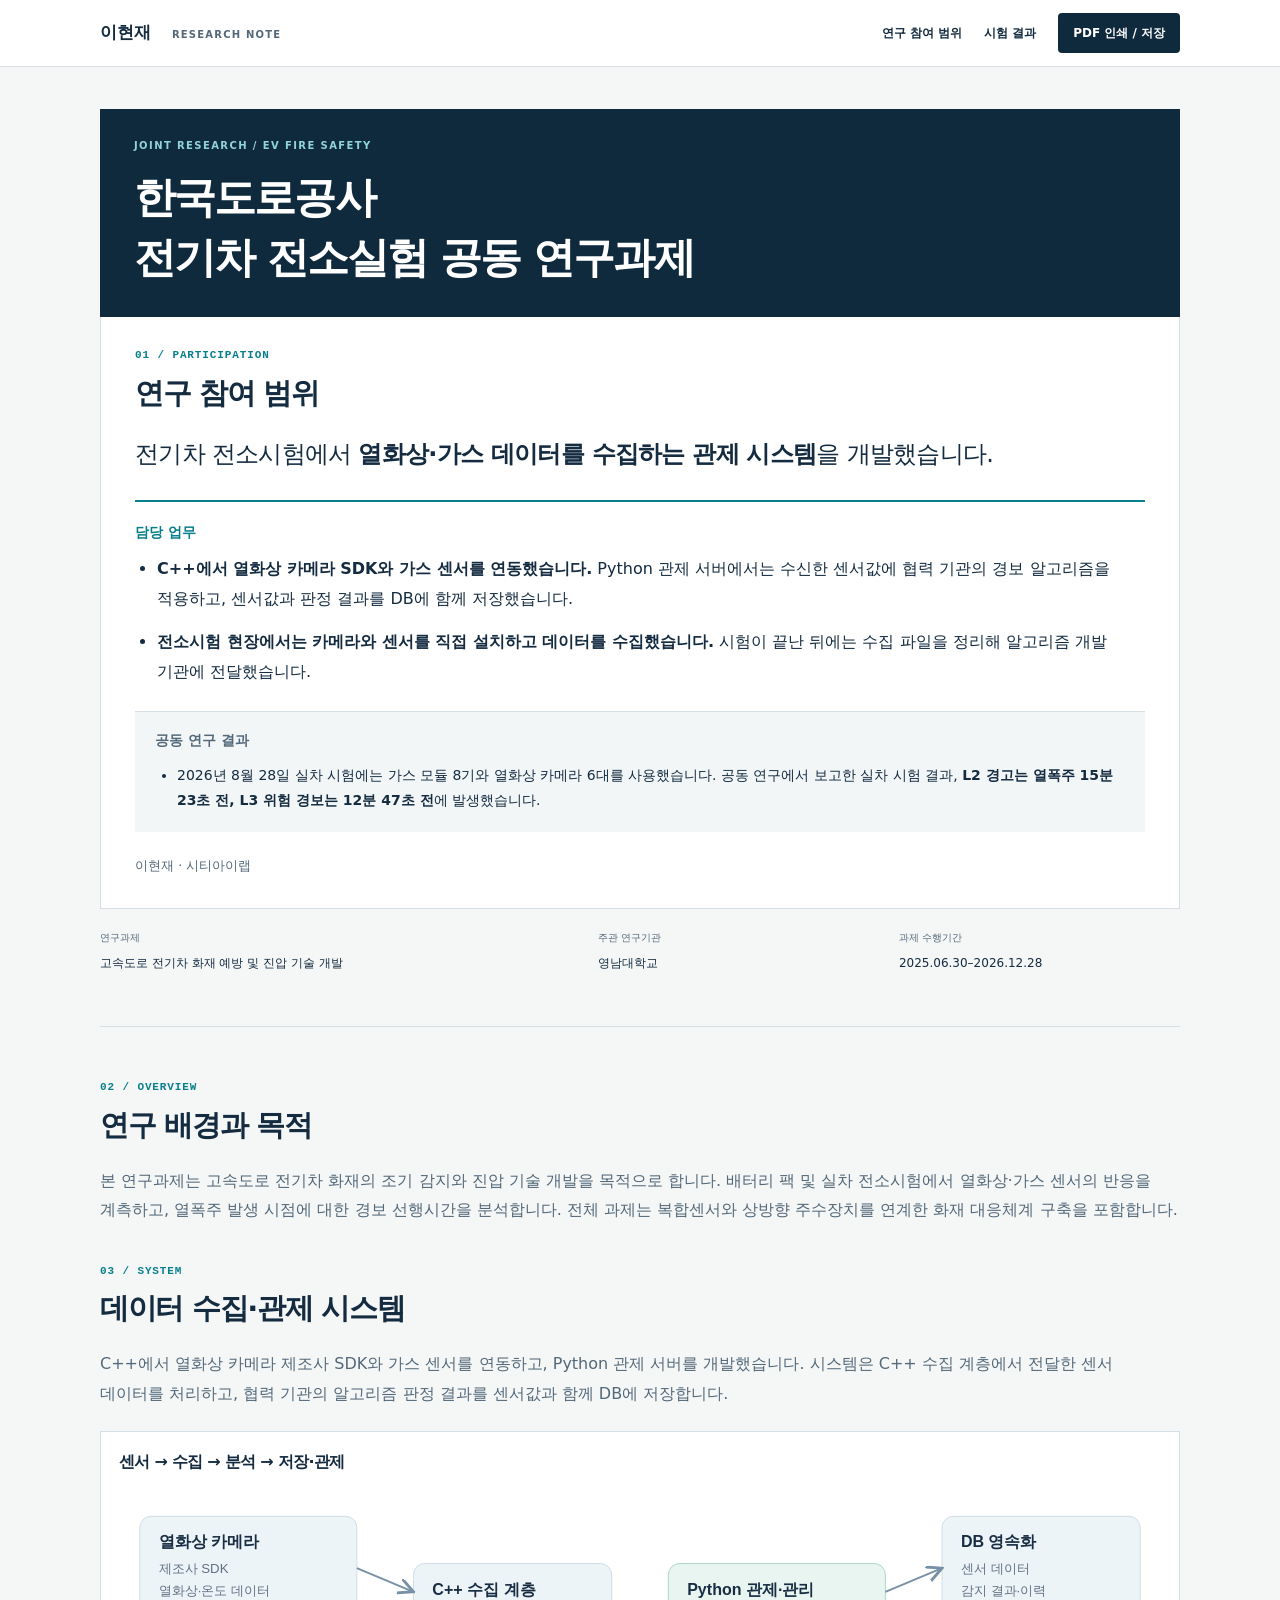
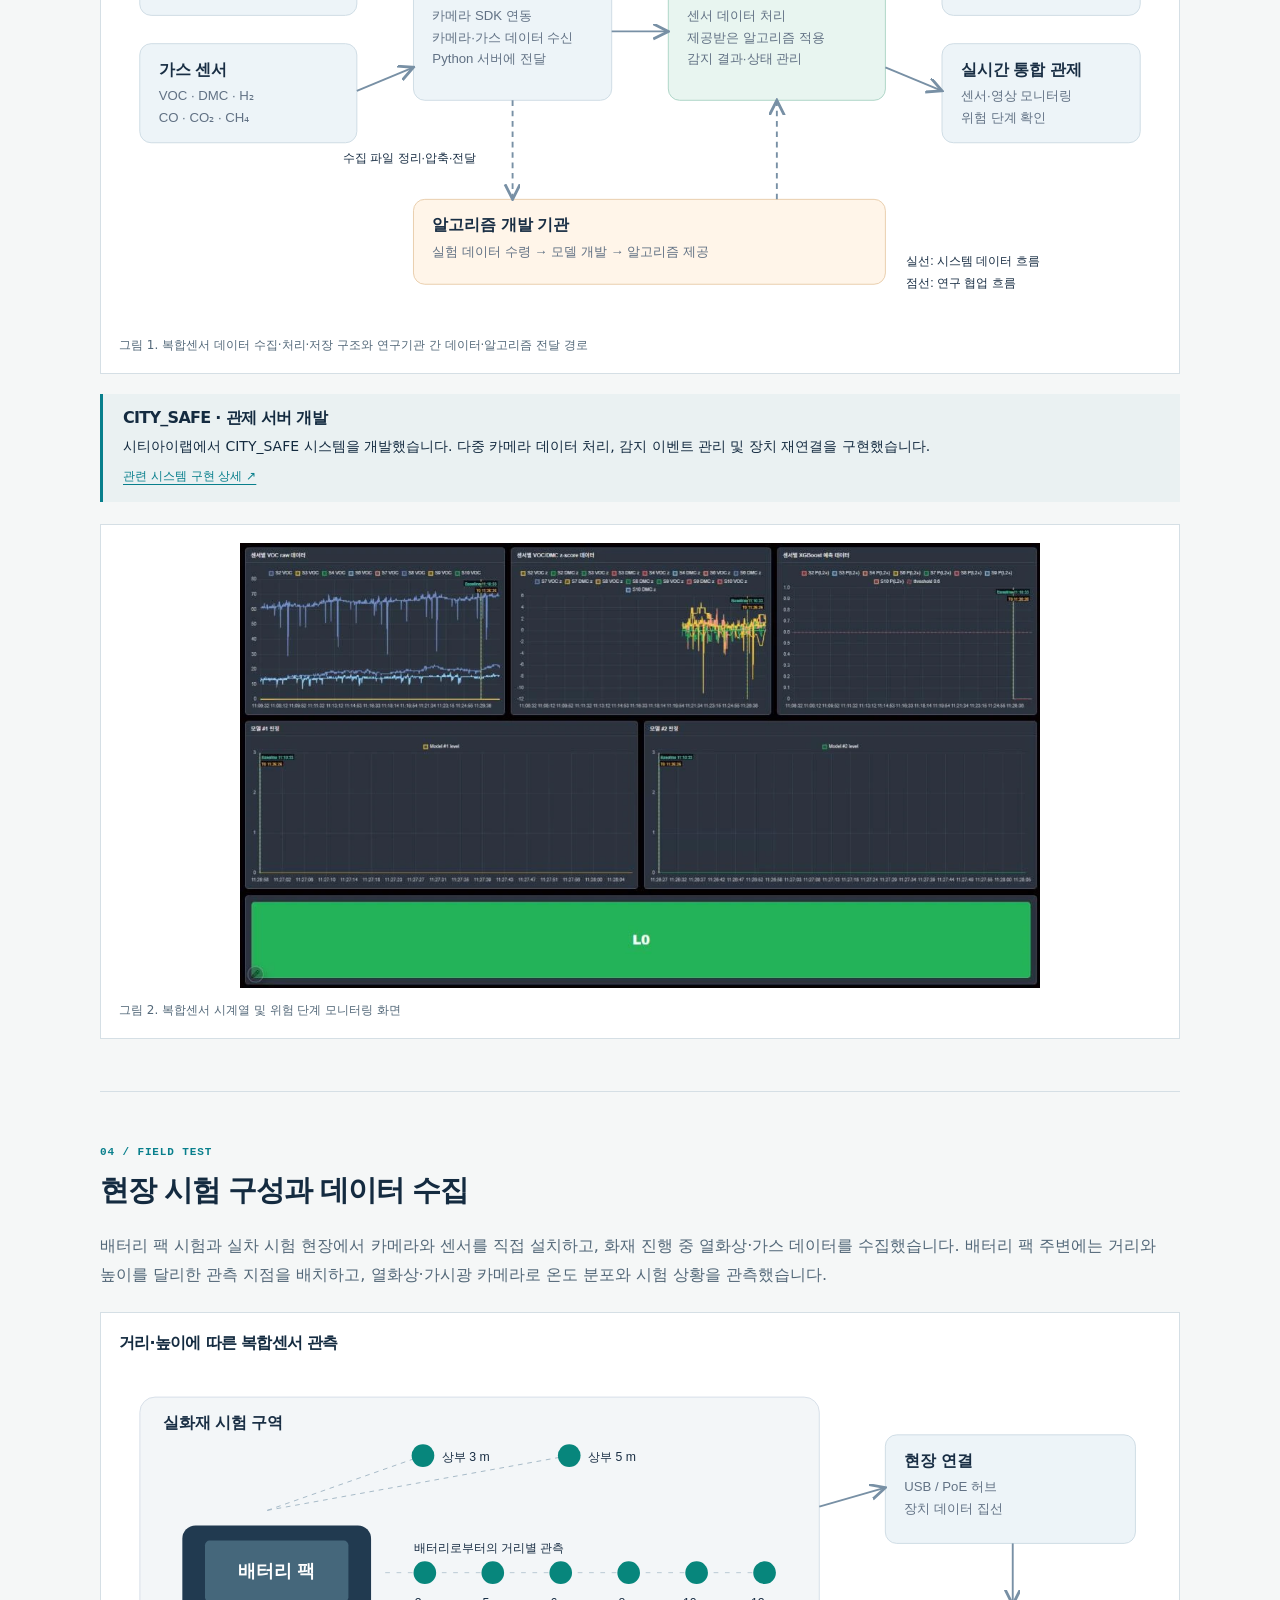
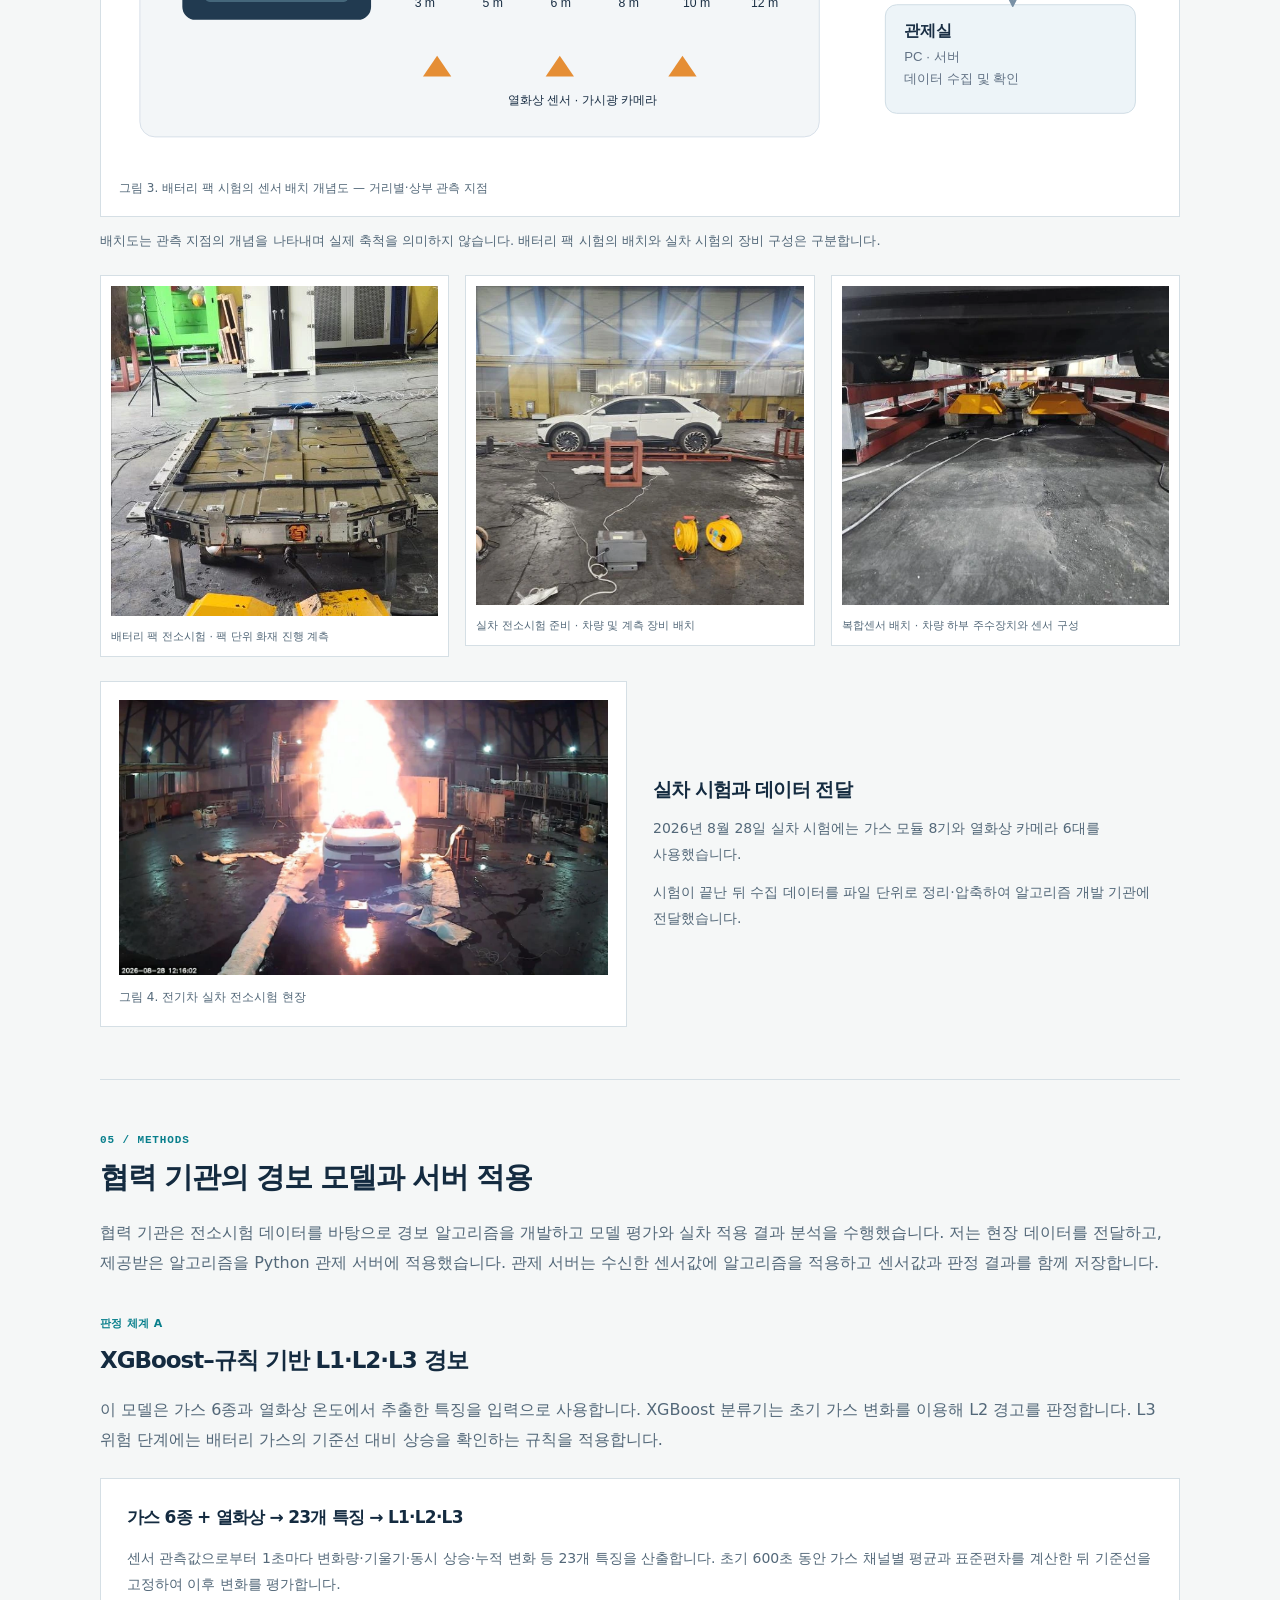
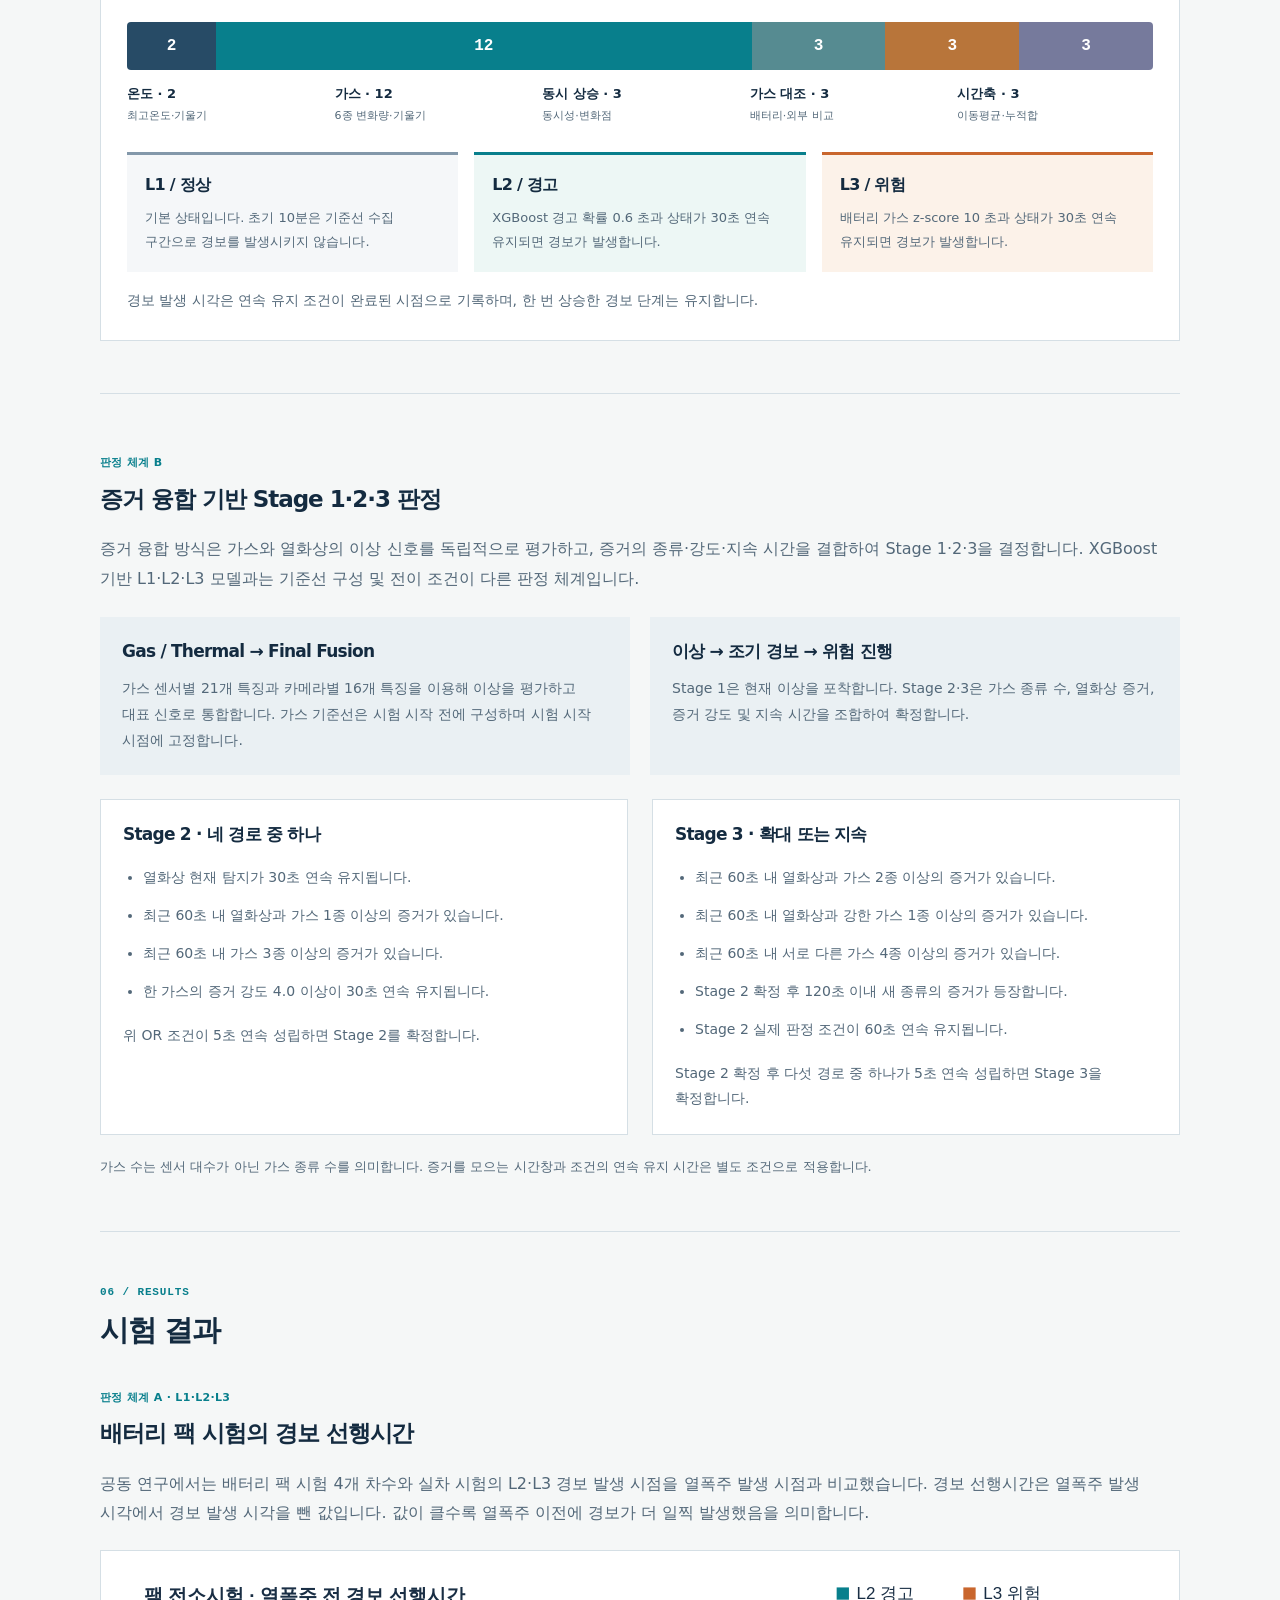
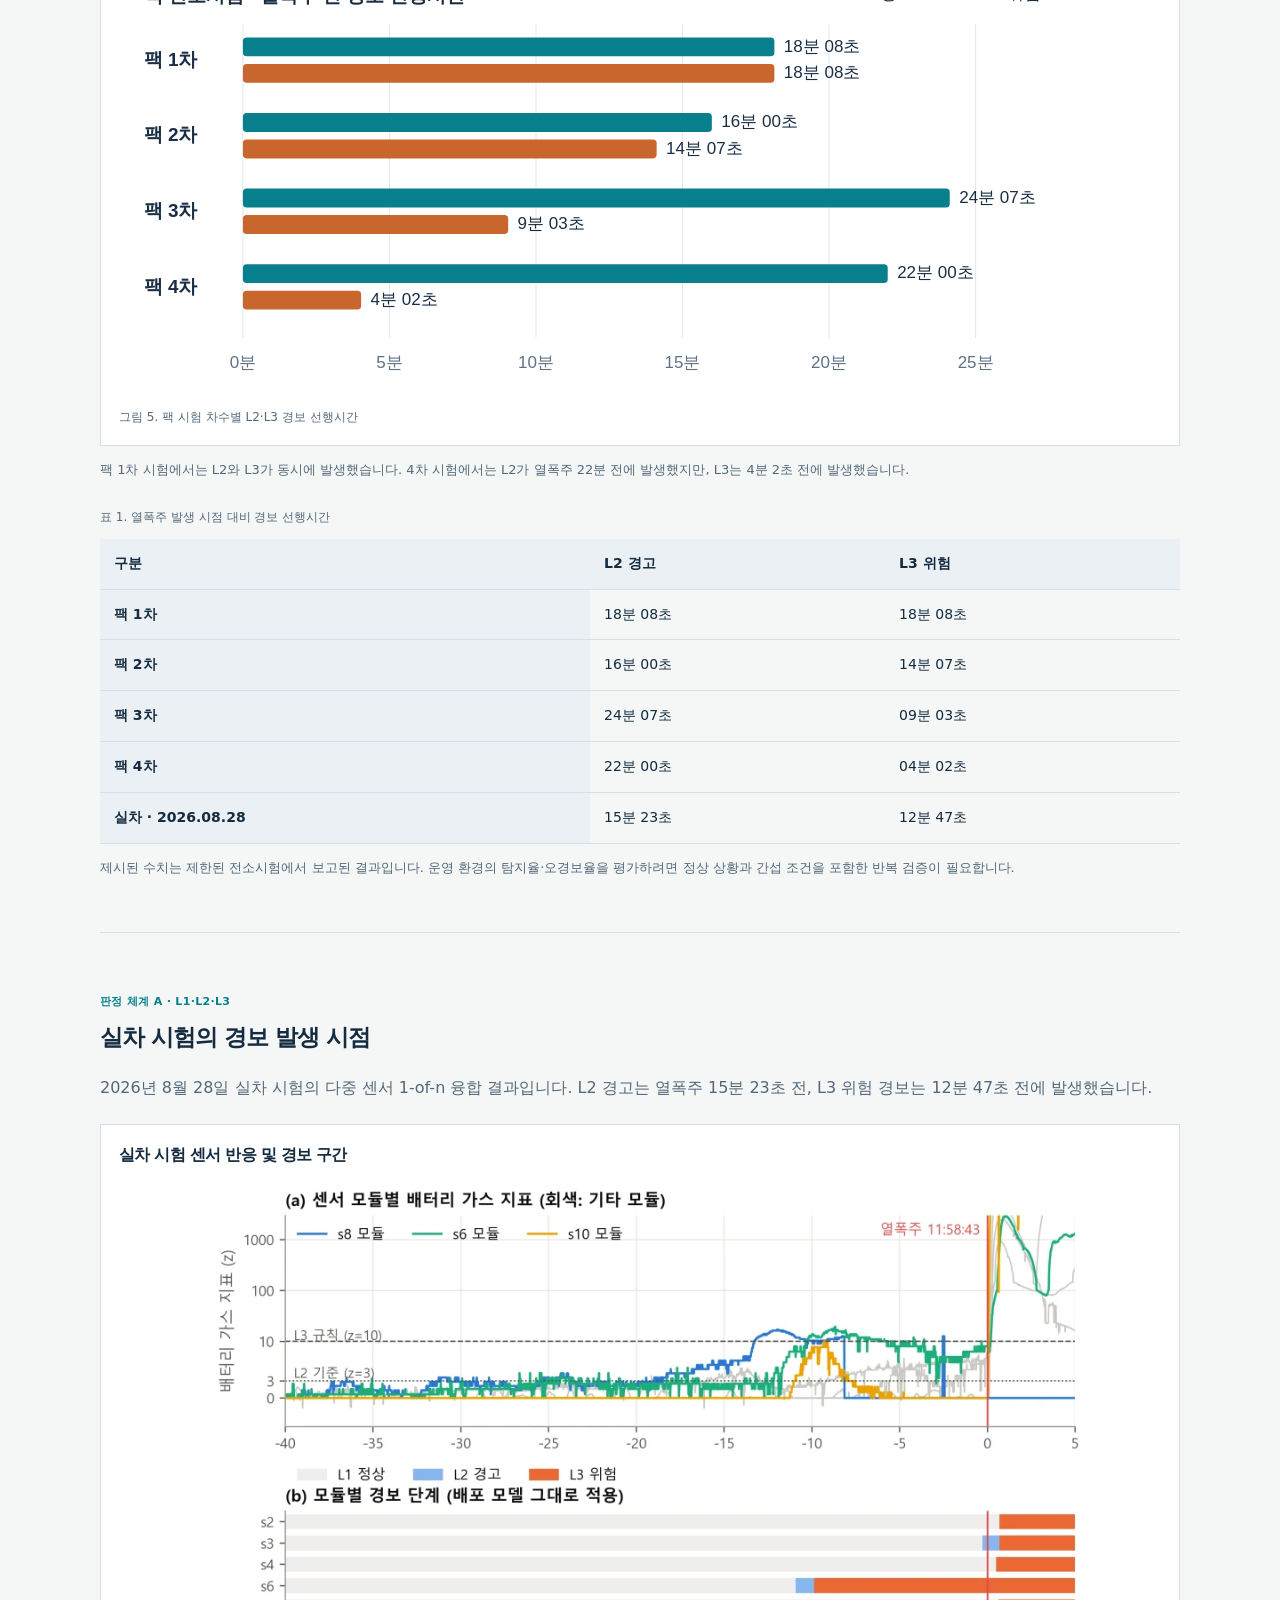
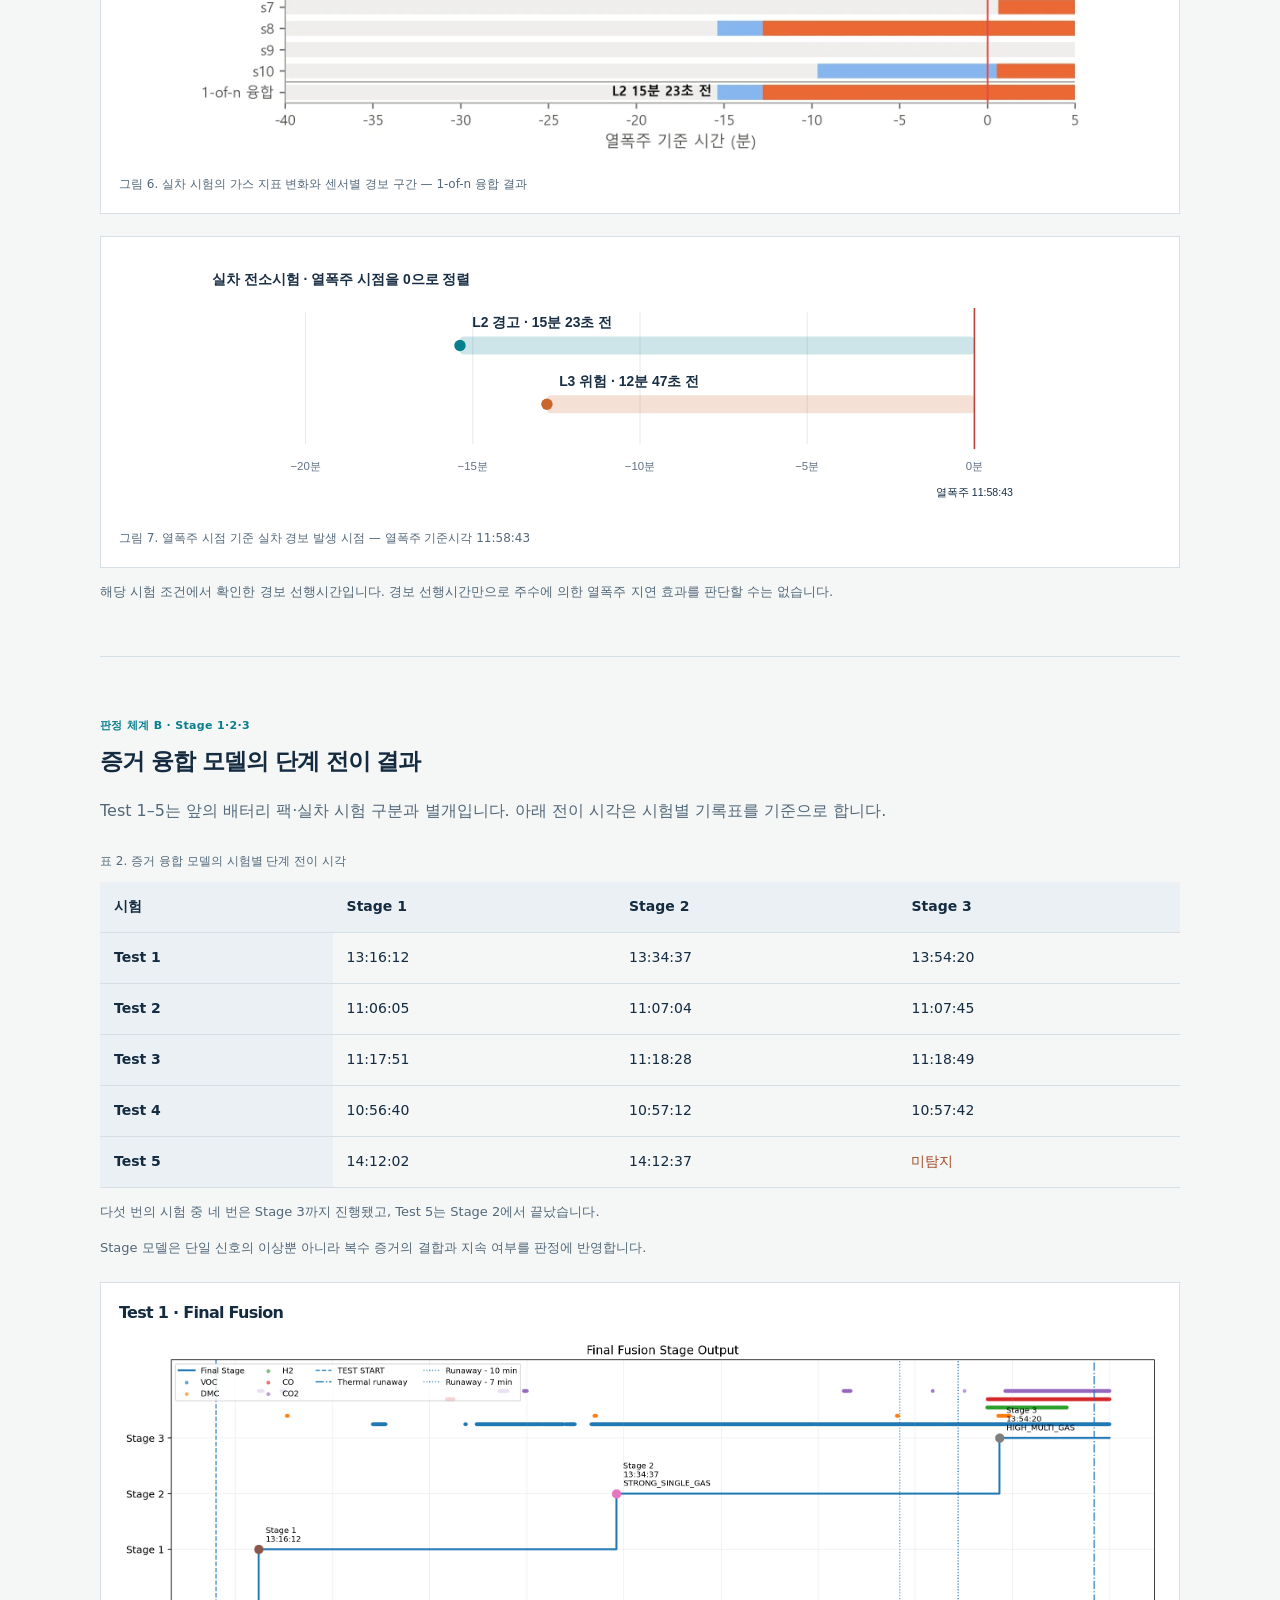
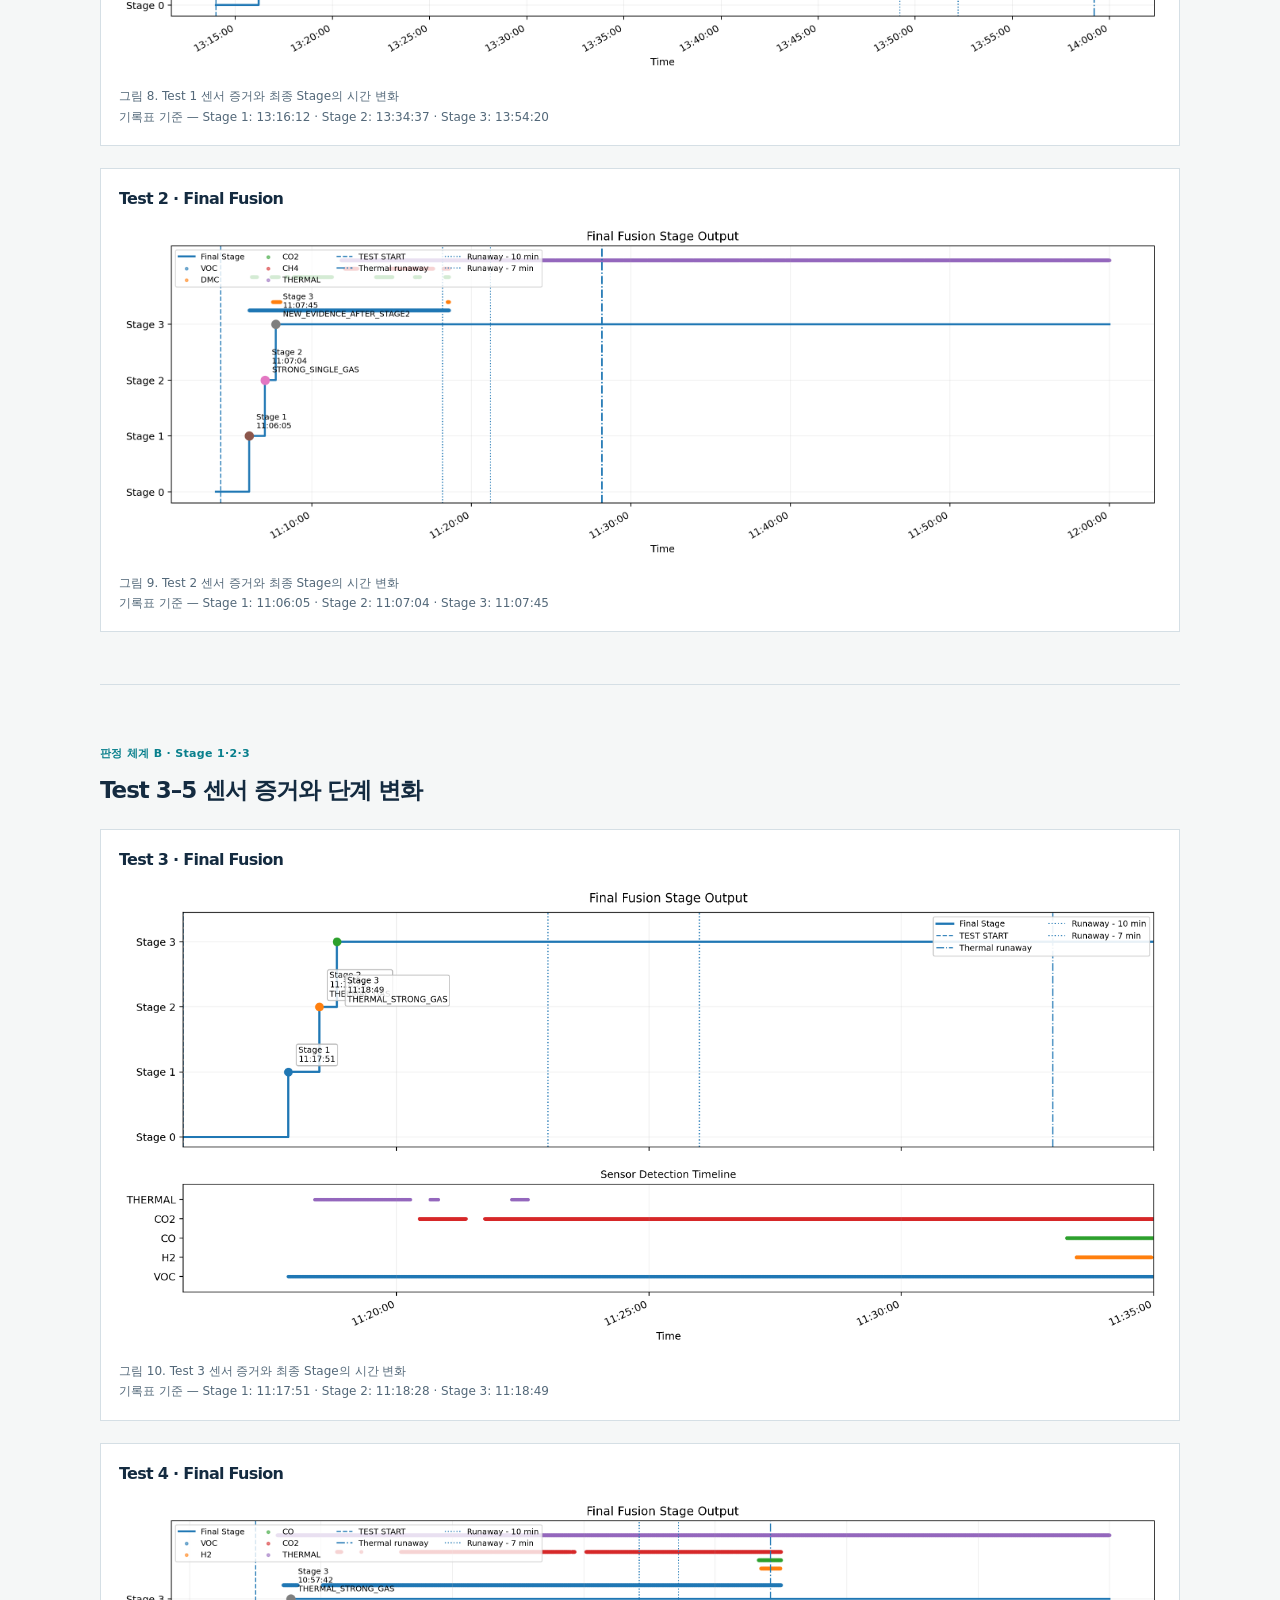
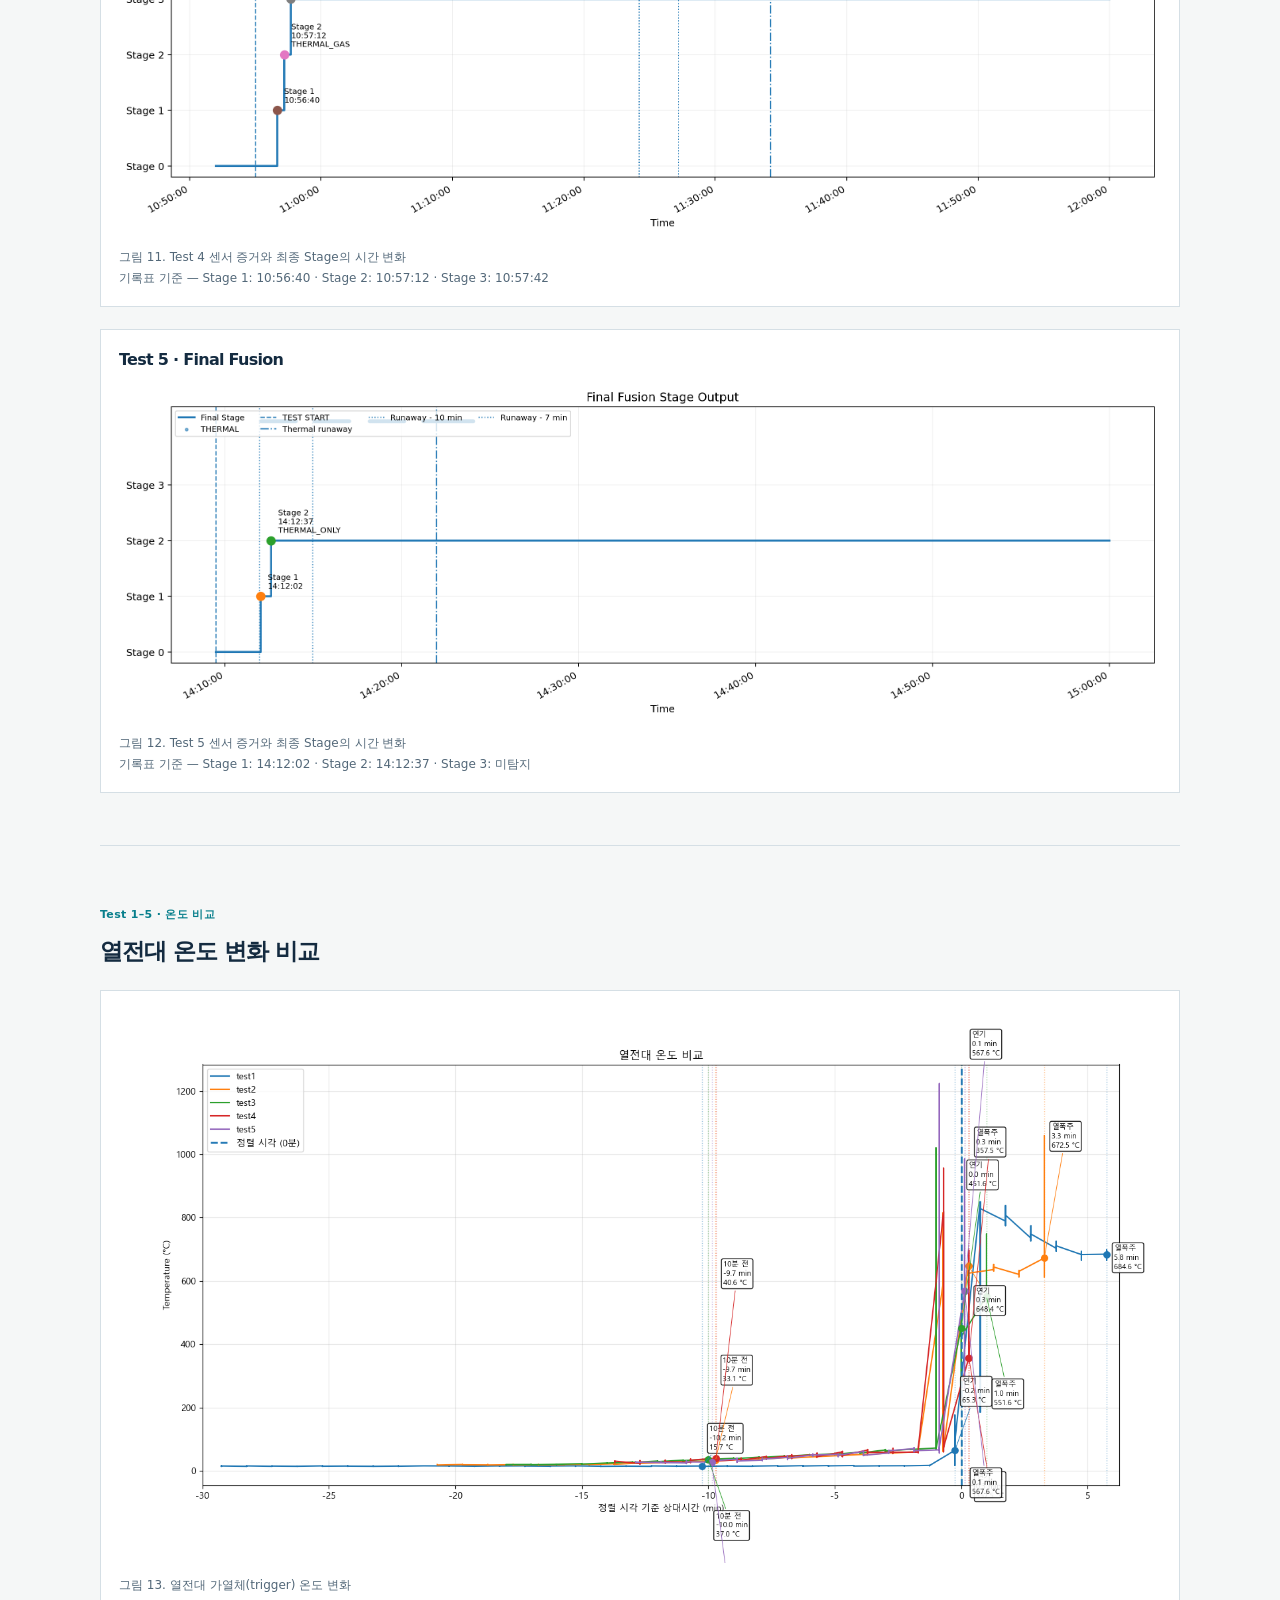
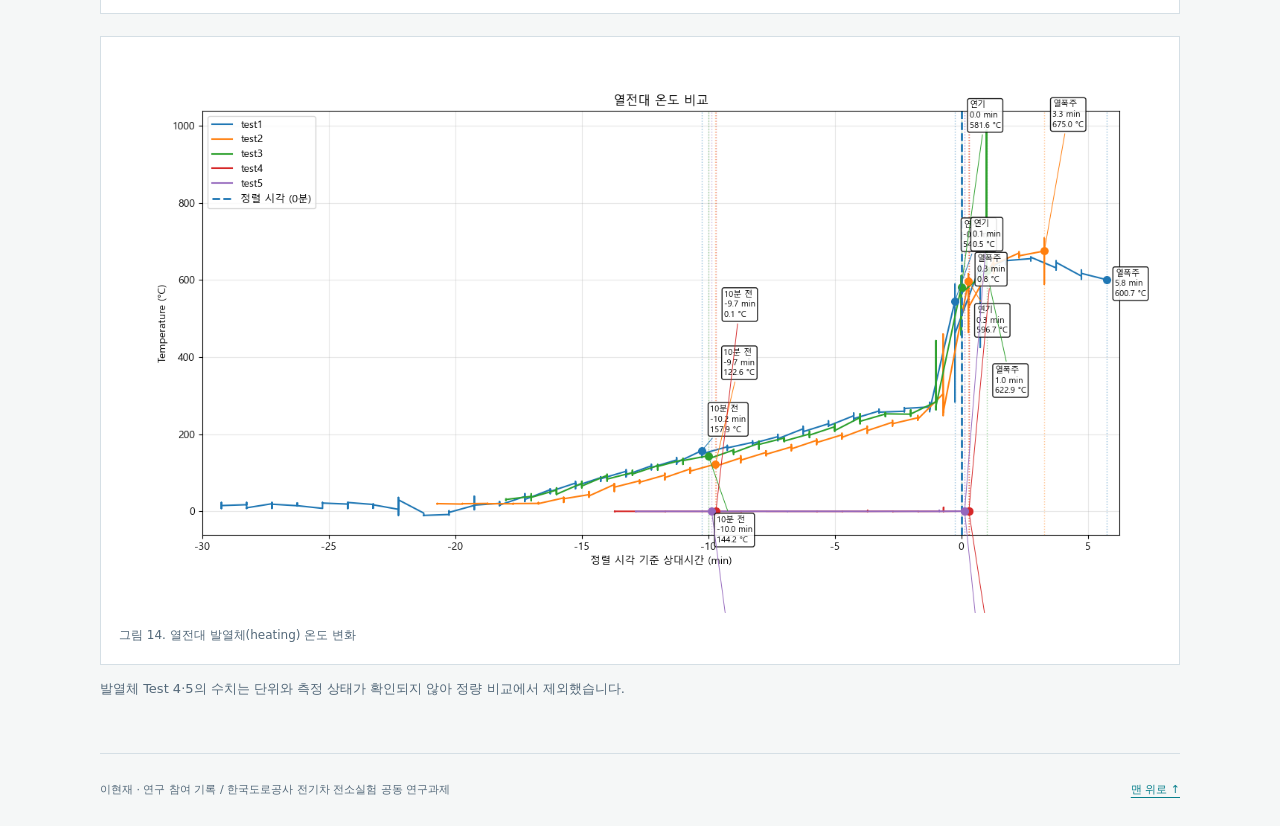
<file: portfolio/ev-fire-research/index.html>
<!doctype html>
<html lang="ko">
<head>
<meta charset="utf-8"><meta name="viewport" content="width=device-width, initial-scale=1">
<meta name="description" content="한국도로공사 전기차 전소실험 공동 연구과제. 이현재의 데이터 수집·관제 시스템 개발, 현장 시험 참여 범위와 공동 연구 결과를 정리합니다.">
<meta name="theme-color" content="#102a3d">
<title>한국도로공사 전기차 전소실험 공동 연구과제 | 이현재</title>
<link rel="stylesheet" href="research.css"><script src="research.js" defer></script>
</head>
<body id="top">
<a class="skip" href="#main">본문 바로가기</a>
<header class="topbar"><div class="wrap"><a class="brand" href="../../">이현재 <span>RESEARCH NOTE</span></a><nav aria-label="주요 메뉴"><a href="#participation">연구 참여 범위</a><a href="#results">시험 결과</a><button id="print-button" type="button">PDF 인쇄 / 저장</button></nav></div></header>
<main id="main" class="wrap">
<div class="print-page cover">
<header class="project-header"><p class="eyebrow">JOINT RESEARCH / EV FIRE SAFETY</p><h1>한국도로공사<br>전기차 전소실험 공동 연구과제</h1></header>
<section id="participation" class="participation" aria-labelledby="participation-title">
<p class="section-index">01 / PARTICIPATION</p><h2 id="participation-title">연구 참여 범위</h2>
<p class="scope-lead">전기차 전소시험에서 <strong>열화상·가스 데이터를 수집하는 관제 시스템</strong>을 개발했습니다.</p>
<div class="responsibilities"><h3>담당 업무</h3><ul>
<li><strong>C++에서 열화상 카메라 SDK와 가스 센서를 연동했습니다.</strong> Python 관제 서버에서는 수신한 센서값에 협력 기관의 경보 알고리즘을 적용하고, 센서값과 판정 결과를 DB에 함께 저장했습니다.</li>
<li><strong>전소시험 현장에서는 카메라와 센서를 직접 설치하고 데이터를 수집했습니다.</strong> 시험이 끝난 뒤에는 수집 파일을 정리해 알고리즘 개발 기관에 전달했습니다.</li>
</ul></div>
<div class="joint-result"><h3>공동 연구 결과</h3><ul><li>2026년 8월 28일 실차 시험에는 가스 모듈 8기와 열화상 카메라 6대를 사용했습니다. 공동 연구에서 보고한 실차 시험 결과, <strong>L2 경고는 열폭주 15분 23초 전, L3 위험 경보는 12분 47초 전</strong>에 발생했습니다.</li></ul></div>
<p class="affiliation">이현재 · 시티아이랩</p>
</section>
<dl class="project-meta"><div><dt>연구과제</dt><dd>고속도로 전기차 화재 예방 및 진압 기술 개발</dd></div><div><dt>주관 연구기관</dt><dd>영남대학교</dd></div><div><dt>과제 수행기간</dt><dd>2025.06.30–2026.12.28</dd></div></dl>
</div>

<div class="print-page system-page">
<section id="overview" class="chapter"><div class="section-head"><p class="section-index">02 / OVERVIEW</p><h2>연구 배경과 목적</h2></div>
<p>본 연구과제는 고속도로 전기차 화재의 조기 감지와 진압 기술 개발을 목적으로 합니다. 배터리 팩 및 실차 전소시험에서 열화상·가스 센서의 반응을 계측하고, 열폭주 발생 시점에 대한 경보 선행시간을 분석합니다. 전체 과제는 복합센서와 상방향 주수장치를 연계한 화재 대응체계 구축을 포함합니다.</p></section>
<section id="contribution" class="chapter"><div class="section-head"><p class="section-index">03 / SYSTEM</p><h2>데이터 수집·관제 시스템</h2></div>
<p>C++에서 열화상 카메라 제조사 SDK와 가스 센서를 연동하고, Python 관제 서버를 개발했습니다. 시스템은 C++ 수집 계층에서 전달한 센서 데이터를 처리하고, 협력 기관의 알고리즘 판정 결과를 센서값과 함께 DB에 저장합니다.</p>
<figure class="figure "><h3>센서 → 수집 → 분석 → 저장·관제</h3><img src="../../assets/ev-fire-research/architecture.svg" alt="열화상과 가스 센서가 C++ 수집 계층을 거쳐 Python 관리 서버로 전달되고 DB와 관제로 이어지는 구조. 실험 데이터는 개발 기관에 전달되고 알고리즘이 반환된다." width="1100" height="460"><figcaption>그림 1. 복합센서 데이터 수집·처리·저장 구조와 연구기관 간 데이터·알고리즘 전달 경로</figcaption></figure>
<div class="related-work"><h3>CITY_SAFE · 관제 서버 개발</h3><p>시티아이랩에서 CITY_SAFE 시스템을 개발했습니다. 다중 카메라 데이터 처리, 감지 이벤트 관리 및 장치 재연결을 구현했습니다.</p><a href="../thermal-safety/">관련 시스템 구현 상세 ↗</a></div>
<figure class="figure monitoring"><img src="../../assets/ev-fire-research/monitoring.webp" alt="복합센서 데이터를 여러 시계열 그래프와 위험 레벨로 보여주는 실험 모니터링 화면" width="1121" height="624" loading="eager"><figcaption>그림 2. 복합센서 시계열 및 위험 단계 모니터링 화면</figcaption></figure>
</section></div>

<section id="experiment" class="chapter print-page field-page"><div class="section-head"><p class="section-index">04 / FIELD TEST</p><h2>현장 시험 구성과 데이터 수집</h2></div>
<p>배터리 팩 시험과 실차 시험 현장에서 카메라와 센서를 직접 설치하고, 화재 진행 중 열화상·가스 데이터를 수집했습니다. 배터리 팩 주변에는 거리와 높이를 달리한 관측 지점을 배치하고, 열화상·가시광 카메라로 온도 분포와 시험 상황을 관측했습니다.</p>
<figure class="figure "><h3>거리·높이에 따른 복합센서 관측</h3><img src="../../assets/ev-fire-research/experiment-layout.svg" alt="배터리 팩 주변 3, 5, 6, 8, 10, 12m 가스 관측 위치와 상부 3, 5m 지점 및 열화상 관측, 허브와 관제실의 배치 개념" width="1100" height="420" loading="eager"><figcaption>그림 3. 배터리 팩 시험의 센서 배치 개념도 — 거리별·상부 관측 지점</figcaption></figure>
<p class="figure-note">배치도는 관측 지점의 개념을 나타내며 실제 축척을 의미하지 않습니다. 배터리 팩 시험의 배치와 실차 시험의 장비 구성은 구분합니다.</p>
<div class="photos"><figure class="figure "><img src="../../assets/ev-fire-research/battery-test.webp" alt="시험장에 설치한 배터리 팩과 주변 실험 장비" width="521" height="524" loading="eager"><figcaption>배터리 팩 전소시험 · 팩 단위 화재 진행 계측</figcaption></figure><figure class="figure "><img src="../../assets/ev-fire-research/vehicle-setup.webp" alt="실차 전소시험 전 차량과 계측 장비를 배치한 현장" width="537" height="522" loading="eager"><figcaption>실차 전소시험 준비 · 차량 및 계측 장비 배치</figcaption></figure><figure class="figure "><img src="../../assets/ev-fire-research/sensor-setup.webp" alt="차량 하부에 설치된 상방향 주수장치와 복합센서" width="537" height="522" loading="eager"><figcaption>복합센서 배치 · 차량 하부 주수장치와 센서 구성</figcaption></figure></div>
<div class="field-handoff"><figure class="figure fire-photo"><img src="../../assets/ev-fire-research/fire-test.webp" alt="실내 시험장에서 진행한 전기차 실차 화재 시험의 실제 화염 모습" width="1110" height="624" fetchpriority="high"><figcaption>그림 4. 전기차 실차 전소시험 현장</figcaption></figure><div><h3>실차 시험과 데이터 전달</h3><p>2026년 8월 28일 실차 시험에는 가스 모듈 8기와 열화상 카메라 6대를 사용했습니다.</p><p>시험이 끝난 뒤 수집 데이터를 파일 단위로 정리·압축하여 알고리즘 개발 기관에 전달했습니다.</p></div></div>
</section>

<section id="algorithm" class="chapter"><div class="print-page method-page"><div class="section-head"><p class="section-index">05 / METHODS</p><h2>협력 기관의 경보 모델과 서버 적용</h2></div>
<p>협력 기관은 전소시험 데이터를 바탕으로 경보 알고리즘을 개발하고 모델 평가와 실차 적용 결과 분석을 수행했습니다. 저는 현장 데이터를 전달하고, 제공받은 알고리즘을 Python 관제 서버에 적용했습니다. 관제 서버는 수신한 센서값에 알고리즘을 적용하고 센서값과 판정 결과를 함께 저장합니다.</p>
<div class="subsection-head"><span class="badge">판정 체계 A</span><h3>XGBoost–규칙 기반 L1·L2·L3 경보</h3></div>
<p>이 모델은 가스 6종과 열화상 온도에서 추출한 특징을 입력으로 사용합니다. XGBoost 분류기는 초기 가스 변화를 이용해 L2 경고를 판정합니다. L3 위험 단계에는 배터리 가스의 기준선 대비 상승을 확인하는 규칙을 적용합니다.</p>
<div class="algorithm"><h4>가스 6종 + 열화상 → 23개 특징 → L1·L2·L3</h4>
<p>센서 관측값으로부터 1초마다 변화량·기울기·동시 상승·누적 변화 등 23개 특징을 산출합니다. 초기 600초 동안 가스 채널별 평균과 표준편차를 계산한 뒤 기준선을 고정하여 이후 변화를 평가합니다.</p>
<div class="feature-bar" aria-label="23개 특징 구성: 온도2, 가스 변화량과 기울기12, 동시 상승3, 가스 대조3, 시간축3"><span style="flex:2;background:#274b66">2</span><span style="flex:12;background:#087f8c">12</span><span style="flex:3;background:#568b91">3</span><span style="flex:3;background:#b8753a">3</span><span style="flex:3;background:#767a9c">3</span></div><div class="feature-key"><div><b>온도 · 2</b>최고온도·기울기</div><div><b>가스 · 12</b>6종 변화량·기울기</div><div><b>동시 상승 · 3</b>동시성·변화점</div><div><b>가스 대조 · 3</b>배터리·외부 비교</div><div><b>시간축 · 3</b>이동평균·누적합</div></div>
<div class="levels"><div class="level"><h4>L1 / 정상</h4><p>기본 상태입니다. 초기 10분은 기준선 수집 구간으로 경보를 발생시키지 않습니다.</p></div><div class="level l2"><h4>L2 / 경고</h4><p>XGBoost 경고 확률 0.6 초과 상태가 30초 연속 유지되면 경보가 발생합니다.</p></div><div class="level l3"><h4>L3 / 위험</h4><p>배터리 가스 z-score 10 초과 상태가 30초 연속 유지되면 경보가 발생합니다.</p></div></div>
<p class="reference-note">경보 발생 시각은 연속 유지 조건이 완료된 시점으로 기록하며, 한 번 상승한 경보 단계는 유지합니다.</p></div>
</div>
<div class="print-page fusion-method" id="stage-model"><div class="subsection-head"><span class="badge">판정 체계 B</span><h3>증거 융합 기반 Stage 1·2·3 판정</h3></div>
<p>증거 융합 방식은 가스와 열화상의 이상 신호를 독립적으로 평가하고, 증거의 종류·강도·지속 시간을 결합하여 Stage 1·2·3을 결정합니다. XGBoost 기반 L1·L2·L3 모델과는 기준선 구성 및 전이 조건이 다른 판정 체계입니다.</p>
<div class="stage-rule-summary"><div class="rule"><h4>Gas / Thermal → Final Fusion</h4><p>가스 센서별 21개 특징과 카메라별 16개 특징을 이용해 이상을 평가하고 대표 신호로 통합합니다. 가스 기준선은 시험 시작 전에 구성하며 시험 시작 시점에 고정합니다.</p></div><div class="rule"><h4>이상 → 조기 경보 → 위험 진행</h4><p>Stage 1은 현재 이상을 포착합니다. Stage 2·3은 가스 종류 수, 열화상 증거, 증거 강도 및 지속 시간을 조합하여 확정합니다.</p></div></div>
<div class="stage-paths"><div><h4>Stage 2 · 네 경로 중 하나</h4><ul><li>열화상 현재 탐지가 30초 연속 유지됩니다.</li><li>최근 60초 내 열화상과 가스 1종 이상의 증거가 있습니다.</li><li>최근 60초 내 가스 3종 이상의 증거가 있습니다.</li><li>한 가스의 증거 강도 4.0 이상이 30초 연속 유지됩니다.</li></ul><p>위 OR 조건이 5초 연속 성립하면 Stage 2를 확정합니다.</p></div>
<div><h4>Stage 3 · 확대 또는 지속</h4><ul><li>최근 60초 내 열화상과 가스 2종 이상의 증거가 있습니다.</li><li>최근 60초 내 열화상과 강한 가스 1종 이상의 증거가 있습니다.</li><li>최근 60초 내 서로 다른 가스 4종 이상의 증거가 있습니다.</li><li>Stage 2 확정 후 120초 이내 새 종류의 증거가 등장합니다.</li><li>Stage 2 실제 판정 조건이 60초 연속 유지됩니다.</li></ul><p>Stage 2 확정 후 다섯 경로 중 하나가 5초 연속 성립하면 Stage 3을 확정합니다.</p></div></div>
<p class="reference-note">가스 수는 센서 대수가 아닌 가스 종류 수를 의미합니다. 증거를 모으는 시간창과 조건의 연속 유지 시간은 별도 조건으로 적용합니다.</p>
</div></section>

<section id="results" class="chapter"><div class="print-page pack-results"><div class="section-head"><p class="section-index">06 / RESULTS</p><h2>시험 결과</h2></div><div class="subsection-head"><span class="badge">판정 체계 A · L1·L2·L3</span><h3>배터리 팩 시험의 경보 선행시간</h3></div>
<p>공동 연구에서는 배터리 팩 시험 4개 차수와 실차 시험의 L2·L3 경보 발생 시점을 열폭주 발생 시점과 비교했습니다. 경보 선행시간은 열폭주 발생 시각에서 경보 발생 시각을 뺀 값입니다. 값이 클수록 열폭주 이전에 경보가 더 일찍 발생했음을 의미합니다.</p>
<div class="figure-group"><figure class="figure "><img src="../../assets/ev-fire-research/pack-warning-times.svg" alt="팩 전소시험 4개 차수의 L2와 L3 경보 선행시간 비교 막대그래프. 상세 수치는 아래 표 참조." width="1100" height="450" loading="eager"><figcaption>그림 5. 팩 시험 차수별 L2·L3 경보 선행시간</figcaption></figure><p class="figure-note">팩 1차 시험에서는 L2와 L3가 동시에 발생했습니다. 4차 시험에서는 L2가 열폭주 22분 전에 발생했지만, L3는 4분 2초 전에 발생했습니다.</p></div>
<div class="table-group"><table class="data-table"><caption class="screen-caption">표 1. 열폭주 발생 시점 대비 경보 선행시간</caption><thead><tr><th scope="col">구분</th><th scope="col">L2 경고</th><th scope="col">L3 위험</th></tr></thead><tbody><tr><th scope="row">팩 1차</th><td>18분 08초</td><td>18분 08초</td></tr><tr><th scope="row">팩 2차</th><td>16분 00초</td><td>14분 07초</td></tr><tr><th scope="row">팩 3차</th><td>24분 07초</td><td>09분 03초</td></tr><tr><th scope="row">팩 4차</th><td>22분 00초</td><td>04분 02초</td></tr><tr><th scope="row">실차 · 2026.08.28</th><td>15분 23초</td><td>12분 47초</td></tr></tbody></table><p class="figure-note">제시된 수치는 제한된 전소시험에서 보고된 결과입니다. 운영 환경의 탐지율·오경보율을 평가하려면 정상 상황과 간섭 조건을 포함한 반복 검증이 필요합니다.</p></div>
</div>
<div class="print-page vehicle-results"><div class="subsection-head"><span class="badge">판정 체계 A · L1·L2·L3</span><h3>실차 시험의 경보 발생 시점</h3></div>
<p>2026년 8월 28일 실차 시험의 다중 센서 1-of-n 융합 결과입니다. L2 경고는 열폭주 15분 23초 전, L3 위험 경보는 12분 47초 전에 발생했습니다.</p>
<figure class="figure "><h3>실차 시험 센서 반응 및 경보 구간</h3><img src="../../assets/ev-fire-research/vehicle-result.webp" alt="보고서의 실차 시험 센서 변화와 경보 결과 원본 그래프" width="1012" height="654" loading="eager"><figcaption>그림 6. 실차 시험의 가스 지표 변화와 센서별 경보 구간 — 1-of-n 융합 결과</figcaption></figure>
<div class="figure-group"><figure class="figure "><img src="../../assets/ev-fire-research/vehicle-warning-timeline.svg" alt="실차 시험에서 열폭주 시점 대비 L2는 15분23초 전, L3는12분47초 전에 경보" width="1100" height="320" loading="eager"><figcaption>그림 7. 열폭주 시점 기준 실차 경보 발생 시점 — 열폭주 기준시각 11:58:43</figcaption></figure><p class="figure-note">해당 시험 조건에서 확인한 경보 선행시간입니다. 경보 선행시간만으로 주수에 의한 열폭주 지연 효과를 판단할 수는 없습니다.</p></div>
</div>
<div class="print-page stage-results" id="stage-results"><div class="subsection-head"><span class="badge">판정 체계 B · Stage 1·2·3</span><h3>증거 융합 모델의 단계 전이 결과</h3></div>
<p>Test 1–5는 앞의 배터리 팩·실차 시험 구분과 별개입니다. 아래 전이 시각은 시험별 기록표를 기준으로 합니다.</p>
<div class="table-group"><table class="data-table"><caption class="screen-caption">표 2. 증거 융합 모델의 시험별 단계 전이 시각</caption><thead><tr><th scope="col">시험</th><th scope="col">Stage 1</th><th scope="col">Stage 2</th><th scope="col">Stage 3</th></tr></thead><tbody><tr><th scope="row">Test 1</th><td>13:16:12</td><td>13:34:37</td><td>13:54:20</td></tr><tr><th scope="row">Test 2</th><td>11:06:05</td><td>11:07:04</td><td>11:07:45</td></tr><tr><th scope="row">Test 3</th><td>11:17:51</td><td>11:18:28</td><td>11:18:49</td></tr><tr><th scope="row">Test 4</th><td>10:56:40</td><td>10:57:12</td><td>10:57:42</td></tr><tr><th scope="row">Test 5</th><td>14:12:02</td><td>14:12:37</td><td class="not-detected">미탐지</td></tr></tbody></table><p class="figure-note">다섯 번의 시험 중 네 번은 Stage 3까지 진행됐고, Test 5는 Stage 2에서 끝났습니다.</p><p class="figure-note">Stage 모델은 단일 신호의 이상뿐 아니라 복수 증거의 결합과 지속 여부를 판정에 반영합니다.</p></div>
<figure class="figure stage-figure" id="test-1"><h4>Test 1 · Final Fusion</h4>
<img src="../../assets/ev-fire-research/model-slide-3-0.png" alt="Test 1 원본 그래프: 가스·열화상 증거와 Stage 단계 변화" loading="eager">
<figcaption>그림 8. Test 1 센서 증거와 최종 Stage의 시간 변화<br><span class="times">기록표 기준 — Stage 1: 13:16:12 · Stage 2: 13:34:37 · Stage 3: 13:54:20</span></figcaption></figure><figure class="figure stage-figure" id="test-2"><h4>Test 2 · Final Fusion</h4>
<img src="../../assets/ev-fire-research/model-slide-4-2.png" alt="Test 2 원본 그래프: 가스·열화상 증거와 Stage 단계 변화" loading="eager">
<figcaption>그림 9. Test 2 센서 증거와 최종 Stage의 시간 변화<br><span class="times">기록표 기준 — Stage 1: 11:06:05 · Stage 2: 11:07:04 · Stage 3: 11:07:45</span></figcaption></figure>
</div>
<div class="print-page stage-charts"><div class="subsection-head"><span class="badge">판정 체계 B · Stage 1·2·3</span><h3>Test 3–5 센서 증거와 단계 변화</h3></div>
<figure class="figure stage-figure" id="test-3"><h4>Test 3 · Final Fusion</h4>
<img src="../../assets/ev-fire-research/model-slide-5-2.png" alt="Test 3 원본 그래프: 가스·열화상 증거와 Stage 단계 변화" loading="eager">
<figcaption>그림 10. Test 3 센서 증거와 최종 Stage의 시간 변화<br><span class="times">기록표 기준 — Stage 1: 11:17:51 · Stage 2: 11:18:28 · Stage 3: 11:18:49</span></figcaption></figure><figure class="figure stage-figure" id="test-4"><h4>Test 4 · Final Fusion</h4>
<img src="../../assets/ev-fire-research/model-slide-6-1.png" alt="Test 4 원본 그래프: 가스·열화상 증거와 Stage 단계 변화" loading="eager">
<figcaption>그림 11. Test 4 센서 증거와 최종 Stage의 시간 변화<br><span class="times">기록표 기준 — Stage 1: 10:56:40 · Stage 2: 10:57:12 · Stage 3: 10:57:42</span></figcaption></figure><figure class="figure stage-figure" id="test-5"><h4>Test 5 · Final Fusion</h4>
<img src="../../assets/ev-fire-research/model-slide-7-1.png" alt="Test 5 원본 그래프: 가스·열화상 증거와 Stage 단계 변화" loading="eager">
<figcaption>그림 12. Test 5 센서 증거와 최종 Stage의 시간 변화<br><span class="times">기록표 기준 — Stage 1: 14:12:02 · Stage 2: 14:12:37 · Stage 3: 미탐지</span></figcaption></figure>
</div>
<div class="print-page thermocouple-results"><div class="subsection-head"><span class="badge">Test 1–5 · 온도 비교</span><h3>열전대 온도 변화 비교</h3></div>
<figure class="figure "><img src="../../assets/ev-fire-research/model-slide-1-1.png" alt="모델 output 1쪽 열전대 가열셀 trigger 온도 비교 그래프" loading="eager"><figcaption>그림 13. 열전대 가열체(trigger) 온도 변화</figcaption></figure><figure class="figure "><img src="../../assets/ev-fire-research/model-slide-2-0.png" alt="모델 output 2쪽 열전대 발열셀 heating 온도 비교 그래프" loading="eager"><figcaption>그림 14. 열전대 발열체(heating) 온도 변화</figcaption></figure>
<p class="figure-note">발열체 Test 4·5의 수치는 단위와 측정 상태가 확인되지 않아 정량 비교에서 제외했습니다.</p>
</div></section>
</main><footer class="wrap footer"><p>이현재 · 연구 참여 기록 / 한국도로공사 전기차 전소실험 공동 연구과제</p><a href="#top">맨 위로 ↑</a></footer>
</body></html>
</file>
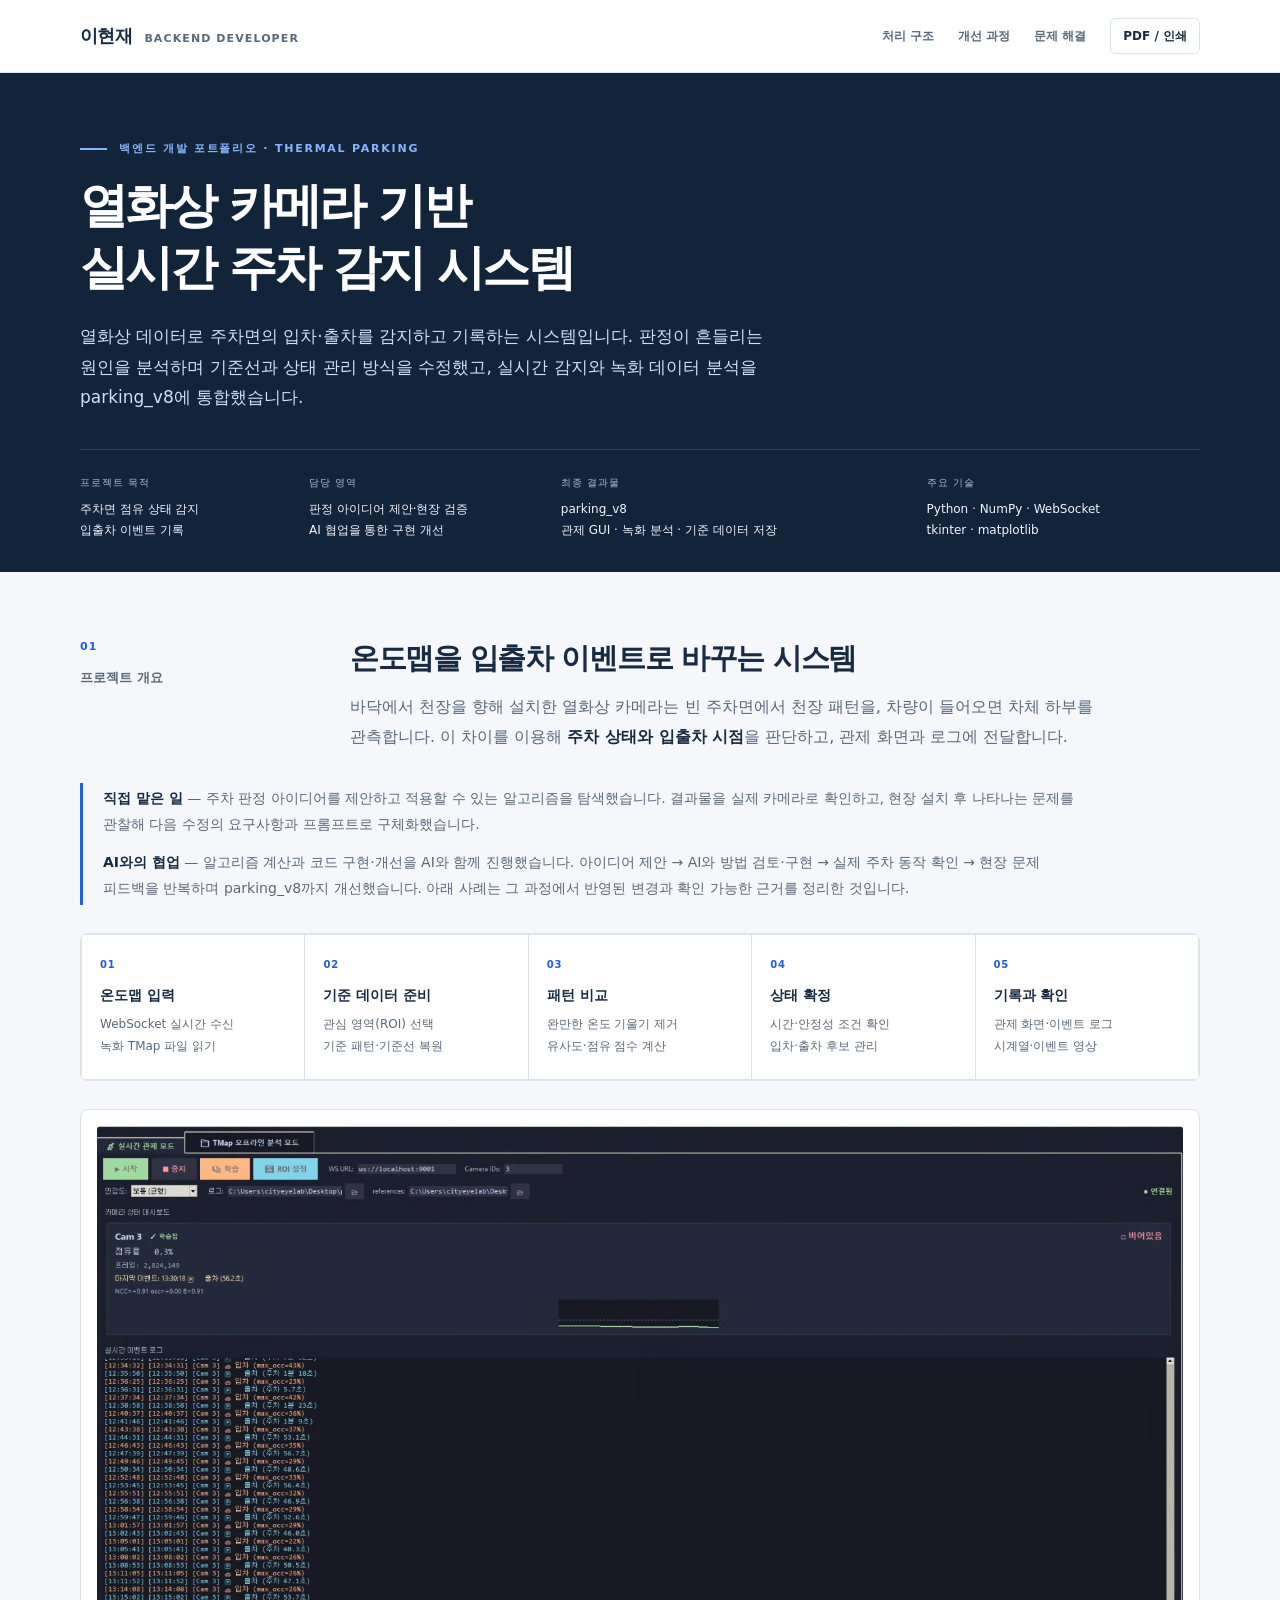
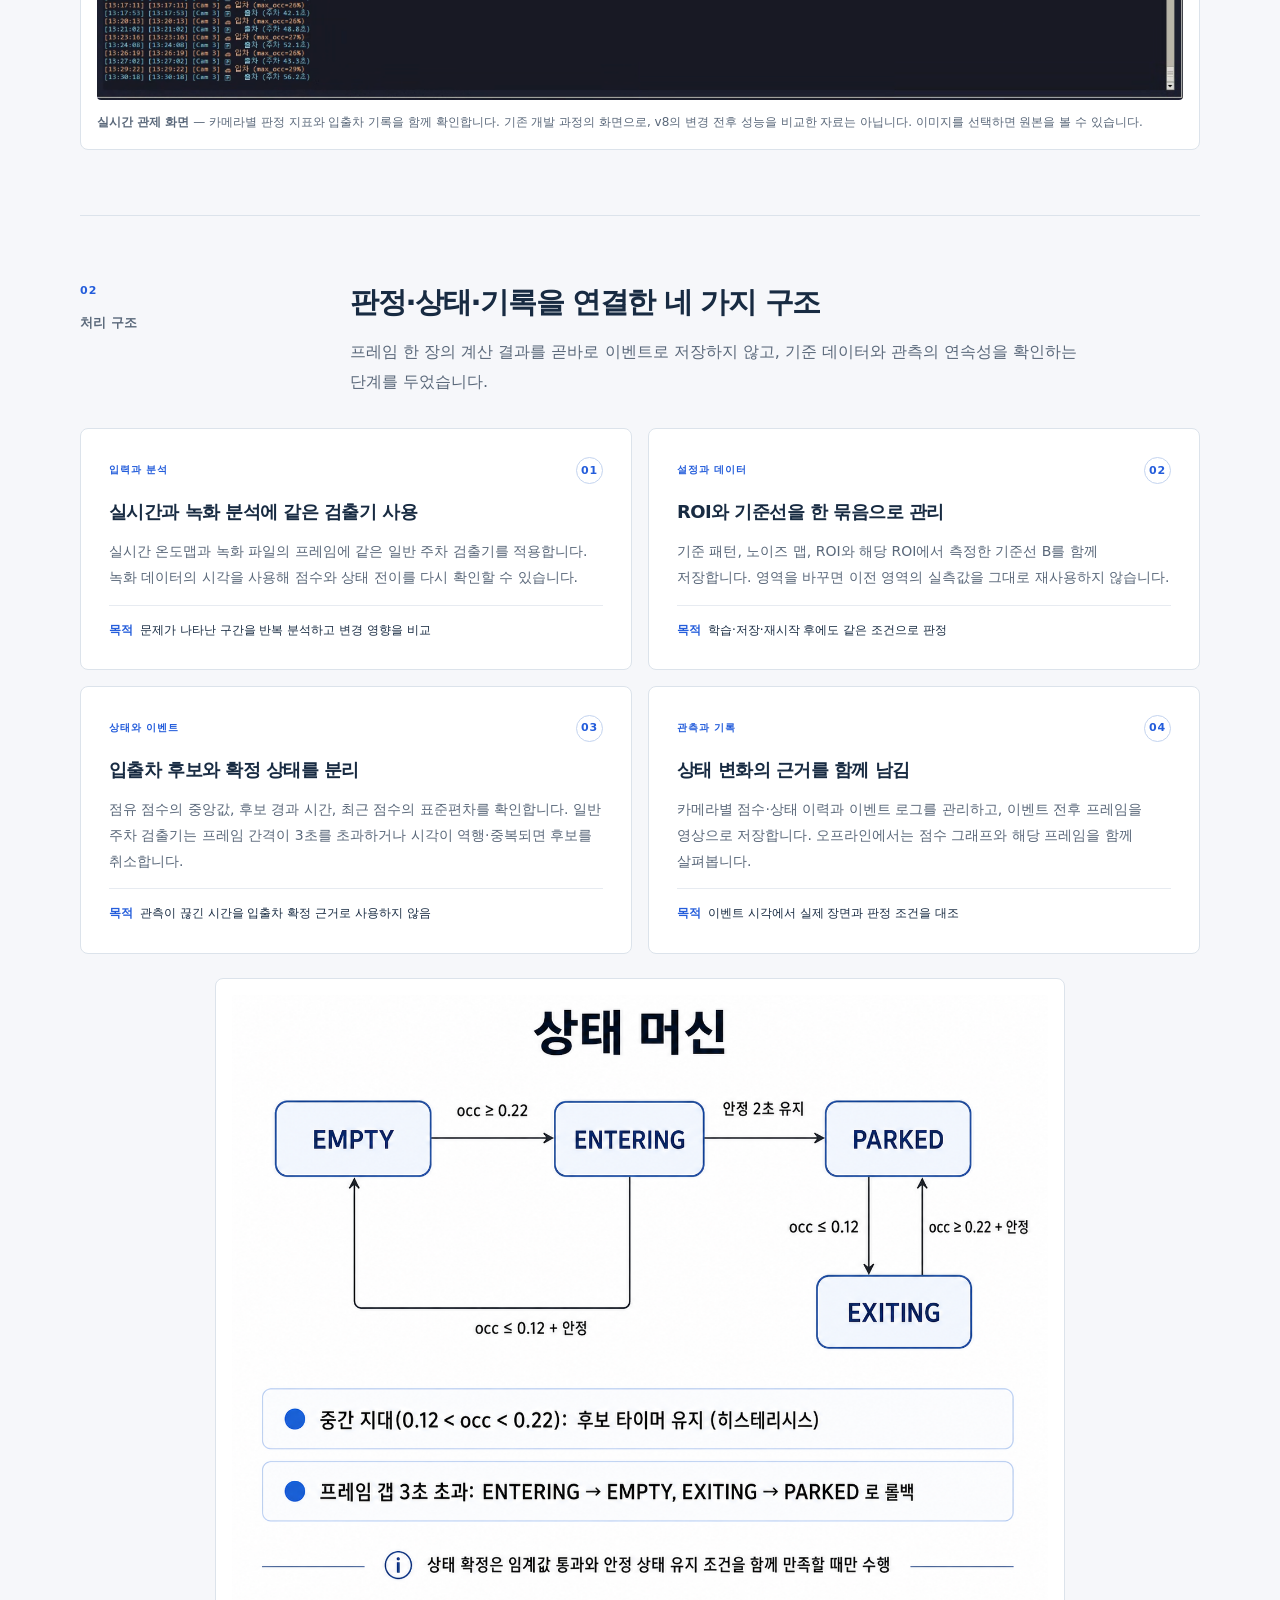
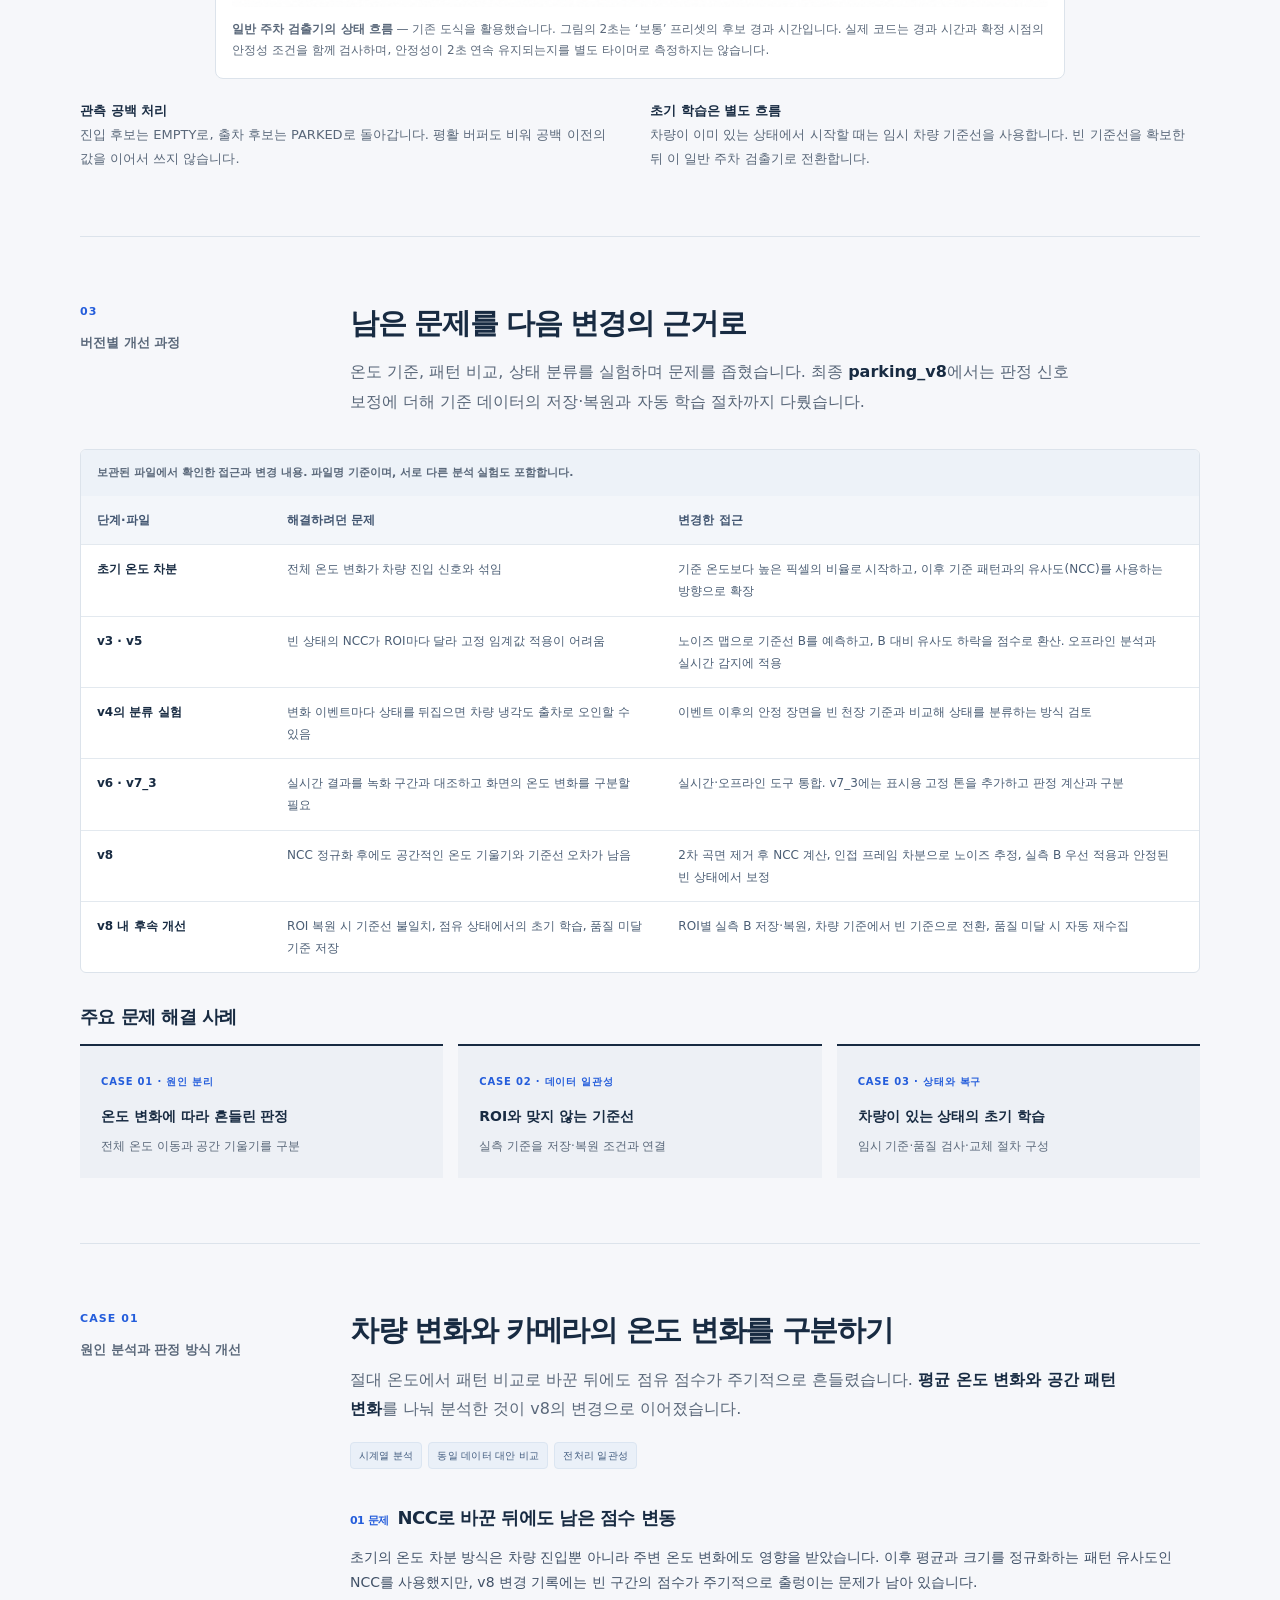
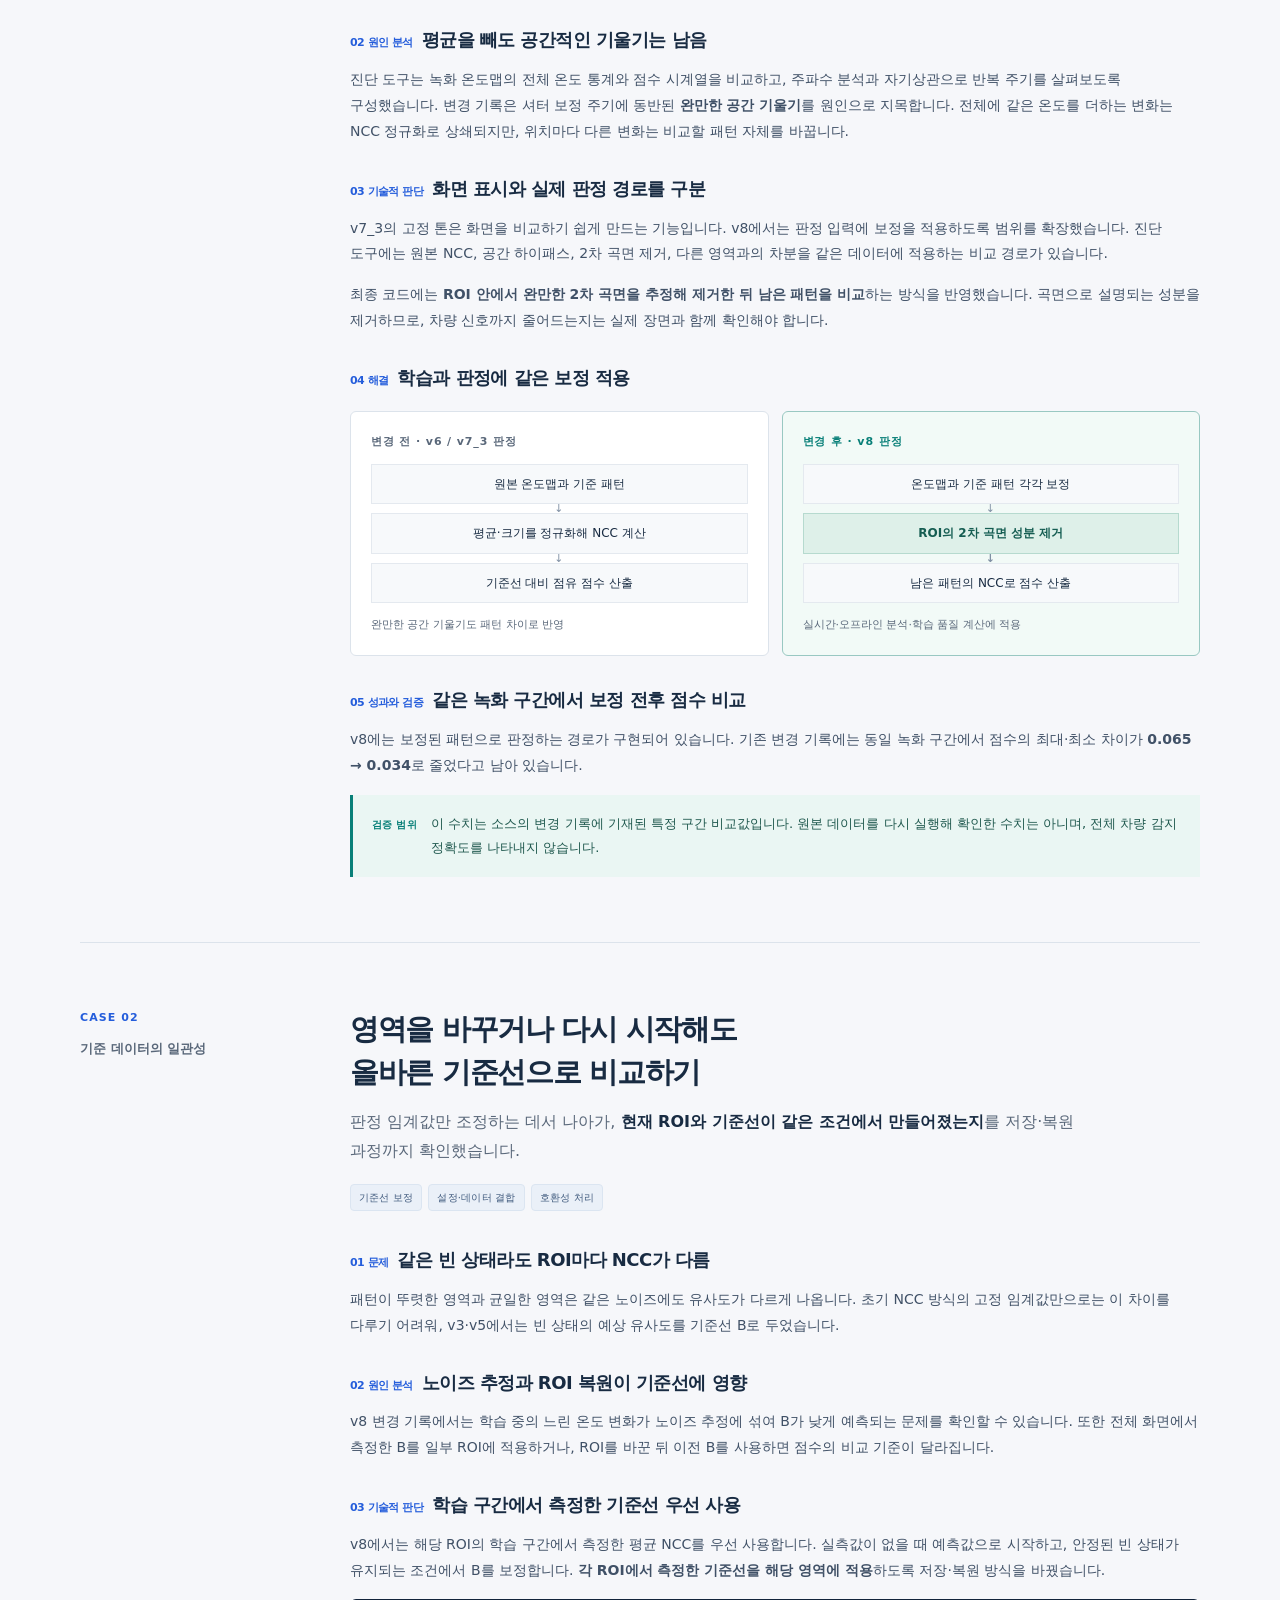
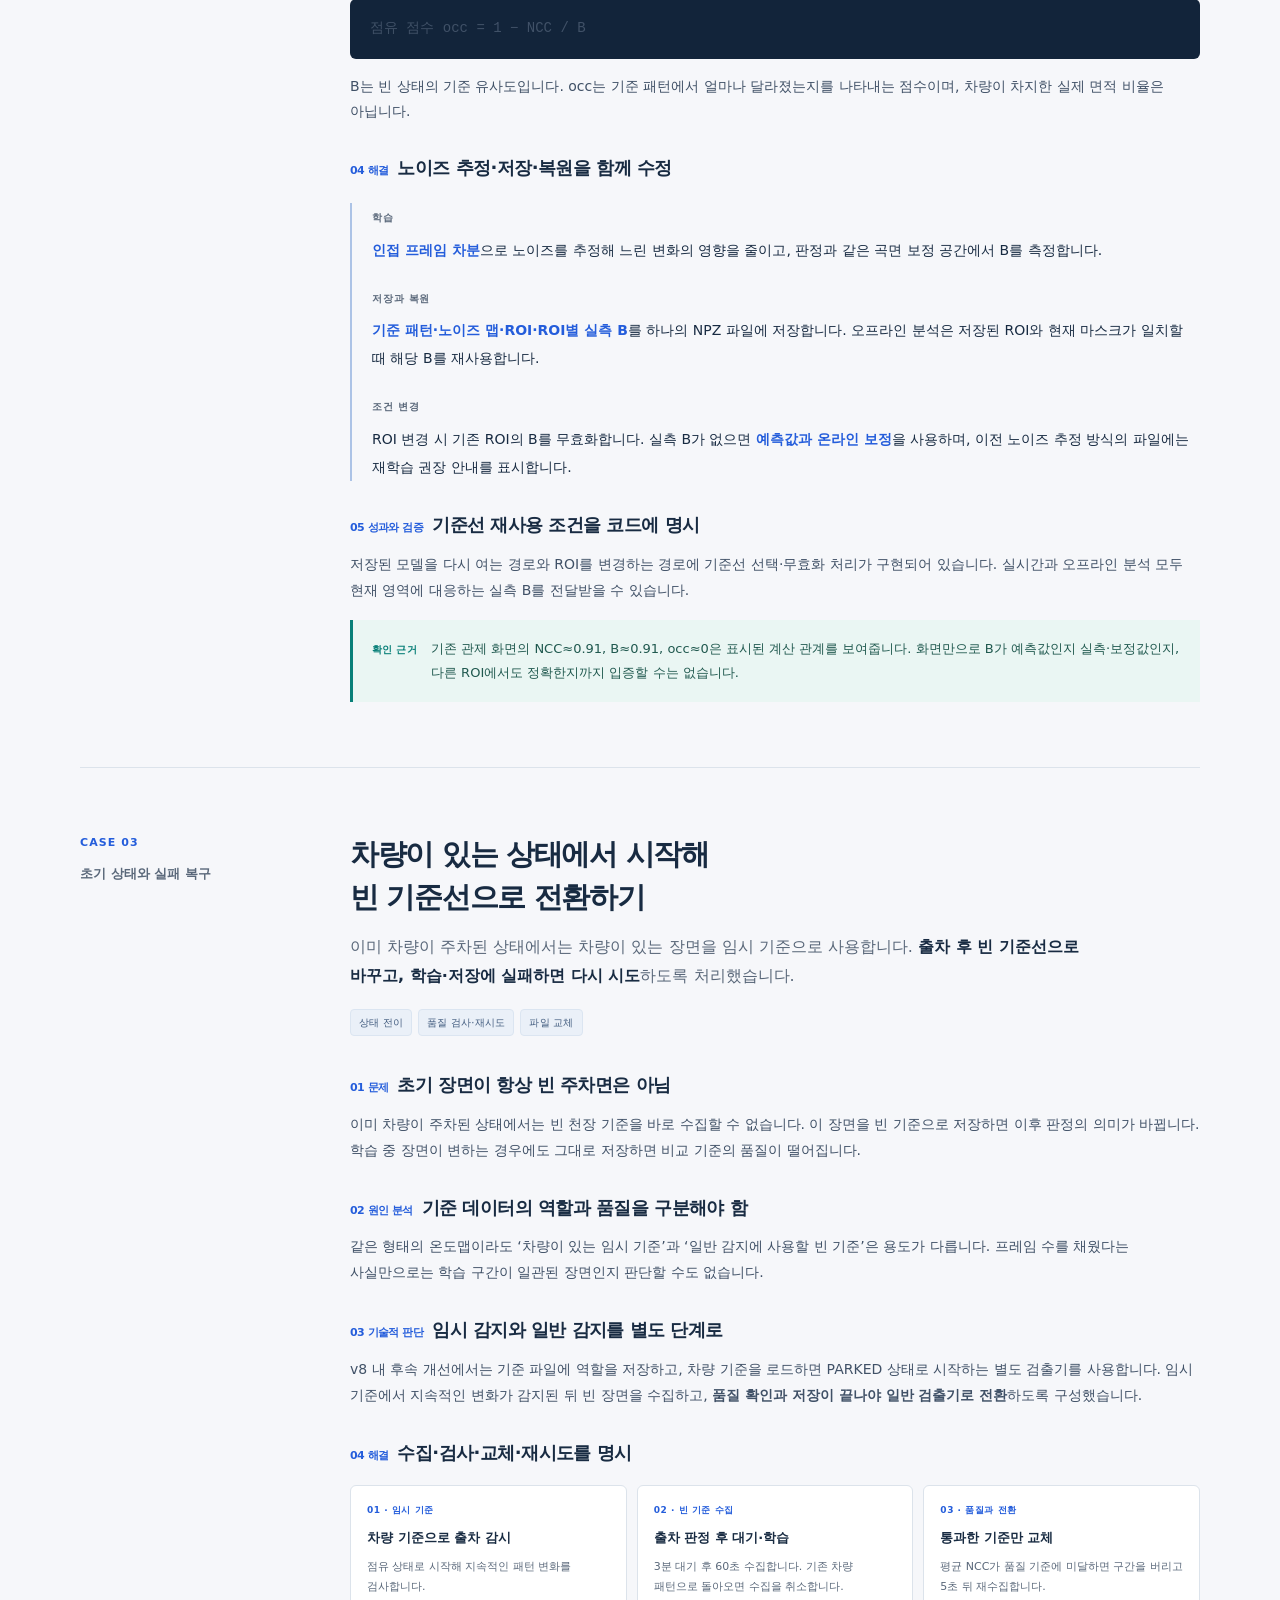
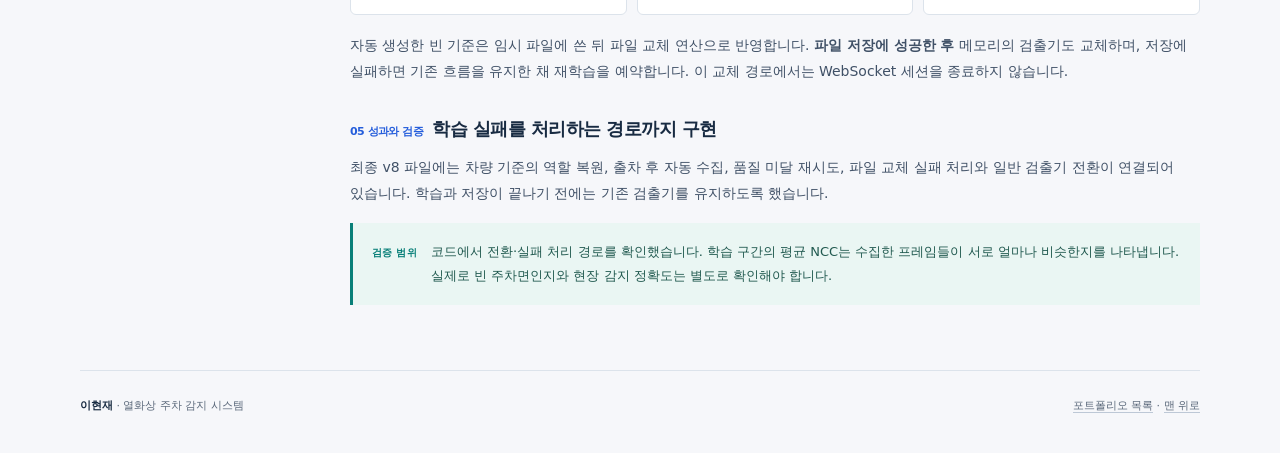
<file: portfolio/thermal-parking/index.html>
<!doctype html>
<html lang="ko">
<head>
  <meta charset="utf-8">
  <meta name="viewport" content="width=device-width, initial-scale=1">
  <meta name="description" content="열화상 주차 감지 시스템을 parking_v8까지 개선한 과정. 온도 변화의 원인 분석, ROI 기준선 일관성, 초기 학습과 실패 복구를 문제·판단·해결·검증 중심으로 정리했습니다.">
  <meta property="og:title" content="열화상 주차 감지 시스템 | 이현재">
  <meta property="og:description" content="실시간 주차 감지와 녹화 분석 도구 개발. 버전별 문제를 분석하며 판정 방식과 기준 데이터 관리 절차를 개선한 경험입니다.">
  <meta property="og:type" content="website">
  <meta name="theme-color" content="#12243a">
  <title>열화상 주차 감지 시스템 | 이현재</title>
  <style>
    :root{--paper:#f6f7fa;--white:#fff;--ink:#182b42;--muted:#5a687a;--line:#dce3eb;--blue:#245ddb;--blue-light:#edf3ff;--teal:#087f78;--teal-light:#eaf6f3;--navy:#12243a;--max:1120px}
    *{box-sizing:border-box}
    html{scroll-behavior:smooth;scroll-padding-top:96px}
    body{margin:0;background:var(--paper);color:var(--ink);font-family:"Pretendard","Noto Sans KR","Malgun Gothic",system-ui,sans-serif;font-size:15px;line-height:1.85;word-break:keep-all;overflow-wrap:break-word}
    a{color:inherit;text-decoration:none}
    button{font:inherit;cursor:pointer}
    a:focus-visible,button:focus-visible{outline:3px solid #e0a837;outline-offset:5px}
    ::selection{background:#c5dafc}
    .skip{position:absolute;left:16px;top:-90px;padding:10px 20px;background:var(--white);z-index:100}
    .skip:focus{top:12px}
    .topbar{position:sticky;top:0;z-index:20;border-bottom:1px solid var(--line);background:rgba(255,255,255,.96)}
    .nav-inner{max-width:var(--max);margin:auto;display:flex;align-items:center;justify-content:space-between;gap:24px;min-height:72px;padding:12px 0}
    .brand{font-weight:800;letter-spacing:-.03em;font-size:18px;white-space:nowrap}
    .brand span{font-size:11px;letter-spacing:.1em;font-weight:600;color:var(--muted);margin-left:12px}
    .nav-links{display:flex;gap:24px;align-items:center;font-size:12px;font-weight:700;color:var(--muted)}
    .nav-links a:hover{color:var(--blue)}
    .print-button{border:1px solid var(--line);background:var(--white);padding:6px 12px;border-radius:5px;color:var(--ink);font-size:12px}
    .hero{background:var(--navy);color:#fff;position:relative;overflow:hidden}
    .hero-inner{position:relative;z-index:1;max-width:var(--max);margin:auto;padding:68px 0 0}
    .eyebrow{margin:0 0 16px;font-size:11px;line-height:1.5;letter-spacing:.16em;font-weight:800;text-transform:uppercase;color:var(--blue)}
    .hero .eyebrow{color:#88b5ff;display:flex;align-items:center;gap:12px}
    .hero .eyebrow:before{content:"";width:27px;height:2px;background:#88b5ff}
    .hero-content{max-width:820px;padding-bottom:36px}
    h1,h2,h3,h4,p{margin-top:0}
    h1{font-size:48px;line-height:1.3;letter-spacing:-.06em;margin-bottom:23px;text-wrap:balance}
    .hero-lead{font-size:17px;line-height:1.8;color:#d2dfef;max-width:720px;margin-bottom:0}
    .meta{display:grid;grid-template-columns:.9fr 1fr 1.5fr 1.2fr;margin:0;border-top:1px solid #36475d;padding:24px 0 30px;gap:24px}
    .meta dt{font-size:10px;letter-spacing:.1em;color:#a6bbd4;margin-bottom:6px}
    .meta dd{margin:0;font-size:12px;line-height:1.8;color:#f1f5fc}
    main{max-width:var(--max);margin:auto}
    .chapter{padding:65px 0;border-bottom:1px solid var(--line)}
    .chapter-head{display:grid;grid-template-columns:230px 1fr;gap:40px;margin-bottom:32px;align-items:start}
    .chapter-number{font-size:11px;font-weight:800;letter-spacing:.1em;color:var(--blue);margin-bottom:9px}
    .chapter-label{font-size:13px;font-weight:700;color:var(--muted);margin-bottom:0}
    h2{font-size:29px;line-height:1.5;letter-spacing:-.045em;margin-bottom:12px}
    .section-lead{font-size:16px;color:var(--muted);margin-bottom:0;max-width:770px}
    .section-lead strong{color:var(--ink)}
    h3{font-size:18px;letter-spacing:-.03em;line-height:1.6;margin-bottom:12px}
    h4{font-size:15px;line-height:1.6;margin-bottom:7px}
    p{margin-bottom:15px}
    .tags{display:flex;flex-wrap:wrap;gap:6px;margin-top:18px}
    .tag{display:inline-flex;font-size:10px;line-height:1.5;letter-spacing:.02em;color:#415b7e;background:#eaf0f8;border:1px solid #dbe5f1;border-radius:4px;padding:5px 8px}
    .role{border-left:3px solid var(--blue);padding:3px 0 3px 20px;margin-bottom:28px;max-width:1000px}
    .role p{margin:0;font-size:14px;color:var(--muted)}
    .role p+p{margin-top:12px}
    .role strong{color:var(--ink)}
    .system-flow{display:grid;grid-template-columns:repeat(5,1fr);gap:1px;list-style:none;margin:0;padding:1px;background:var(--line);border:1px solid var(--line);border-radius:8px;overflow:hidden}
    .system-flow li{position:relative;padding:21px 18px;background:var(--white)}
    .system-flow .step{display:block;color:var(--blue);font-size:10px;font-weight:800;letter-spacing:.08em;margin-bottom:8px}
    .system-flow strong{font-size:14px;display:block;margin-bottom:6px}
    .system-flow p{font-size:12px;color:var(--muted);line-height:1.8;margin:0}
    .flow-caption{font-size:11px;color:var(--muted);margin-top:10px;margin-bottom:0}
    .feature-grid{display:grid;grid-template-columns:repeat(2,1fr);gap:16px}
    .feature{padding:28px;background:var(--white);border:1px solid var(--line);border-radius:8px}
    .feature-index{display:flex;align-items:center;justify-content:space-between;margin-bottom:14px;font-size:10px;letter-spacing:.09em;font-weight:800;color:var(--blue)}
    .feature-index b{width:27px;height:27px;border:1px solid #c4d4ef;border-radius:50%;display:inline-flex;align-items:center;justify-content:center;font-size:11px}
    .feature p{font-size:14px;color:var(--muted);margin-bottom:14px}
    .feature .mechanism{border-top:1px solid #e7ebf1;padding-top:13px;font-size:12px;color:var(--ink);margin-bottom:0}
    .mechanism span{color:var(--blue);font-weight:800;margin-right:7px}
    .tradeoff{margin:18px 0 0;padding:17px 21px;background:var(--blue-light);border-radius:6px;font-size:13px;color:#354f74}
    .case-index-title{margin:30px 0 12px}
    .case-index{display:grid;grid-template-columns:repeat(3,1fr);gap:15px;margin-top:0}
    .case-index a{padding:21px;border-top:2px solid var(--ink);background:#edf0f5;transition:background .18s}
    .case-index a:hover{background:#e3ebf8}
    .case-index small{font-size:10px;color:var(--blue);font-weight:800;letter-spacing:.08em}
    .case-index strong{display:block;font-size:14px;margin:9px 0 5px}
    .case-index p{font-size:12px;color:var(--muted);margin:0}
    .case .chapter-head{margin-bottom:35px}
    .case-body{margin-left:270px}
    .case-block{margin-bottom:30px}
    .case-block:last-child{margin-bottom:0}
    .case-block>p{color:#405167;font-size:14px}
    .small-label{display:block;font-size:10px;letter-spacing:.09em;font-weight:800;color:var(--blue);margin-bottom:7px}
    .timeline{display:grid;grid-template-columns:repeat(4,1fr);border:1px solid var(--line);border-radius:6px;overflow:hidden;margin:18px 0;background:var(--white)}
    .timeline>div{padding:17px 14px;border-right:1px solid var(--line)}
    .timeline>div:last-child{border-right:0}
    .timeline time{display:block;font-family:Consolas,monospace;font-size:12px;font-weight:700;color:var(--muted);margin-bottom:9px}
    .timeline p{font-size:12px;line-height:1.75;margin:0}
    .timeline .issue{background:#fff1e9}
    .timeline .issue time,.timeline .issue strong{color:#a04415}
    .comparison{display:grid;grid-template-columns:1fr 1fr;gap:13px;margin:18px 0}
    .comparison figure{margin:0;border:1px solid var(--line);border-radius:6px;background:var(--white);padding:20px}
    .comparison figure.after{border-color:#99c8c2;background:#f2faf7}
    figcaption{font-size:11px;font-weight:800;letter-spacing:.08em;color:var(--muted);margin-bottom:12px}
    .after figcaption{color:var(--teal)}
    .comparison ol{list-style:none;margin:0;padding:0}
    .comparison li{padding:8px 11px;border:1px solid #e4e9ef;background:#f7f9fb;font-size:12px;position:relative;margin-bottom:9px;text-align:center}
    .comparison li:not(:last-child):after{content:"↓";position:absolute;bottom:-13px;left:calc(50% - 5px);z-index:1;font-size:11px;color:#8090a4;line-height:14px}
    .comparison li:last-child{margin-bottom:0}
    .comparison li.accent{background:#def0e9;border-color:#b6dacf;color:#155d52;font-weight:800}
    .comparison p{font-size:11px;color:var(--muted);margin:12px 0 0}
    .table-wrap{overflow-x:auto;border:1px solid var(--line);border-radius:6px;background:var(--white);margin-top:16px}
    table{border-collapse:collapse;width:100%;font-size:12px;text-align:left}
    caption{text-align:left;padding:13px 16px;font-size:11px;background:#edf2f8;color:var(--muted);font-weight:600}
    th,td{padding:13px 16px;border-bottom:1px solid #e3e9ef;vertical-align:top}
    th{background:#f3f6fa;font-weight:700;color:#425671}
    tbody tr:last-child td{border-bottom:0}
    td:first-child{font-weight:600;width:32%;color:var(--ink)}
    td{color:#4b5e75}
    .result{display:flex;gap:14px;align-items:baseline;padding:17px 19px;background:var(--teal-light);border-left:3px solid var(--teal);margin-top:16px;font-size:13px;color:#20594f}
    .result span{flex-shrink:0;font-size:10px;font-weight:800;letter-spacing:.03em;color:var(--teal)}
    .architecture{margin:20px 0;border-left:2px solid #acc3e6;padding-left:20px}
    .architecture>div+div{margin-top:20px}
    .architecture .arch-label{font-size:10px;color:var(--muted);font-weight:800;letter-spacing:.08em}
    .architecture p{font-size:14px;line-height:2;margin:5px 0 0}
    .architecture b{color:var(--blue)}
    .pipeline{display:grid;grid-template-columns:1fr 1fr 1fr;gap:10px;margin:18px 0}
    .pipeline>div{border:1px solid var(--line);border-radius:6px;background:var(--white);padding:16px}
    .pipeline small{display:block;font-size:9px;font-weight:800;letter-spacing:.06em;color:var(--blue);margin-bottom:7px}
    .pipeline strong{font-size:13px;display:block;margin-bottom:7px}
    .pipeline p{font-size:11px;color:var(--muted);margin:0}
    .secondary{margin-top:28px;padding:23px;border:1px solid var(--line);border-radius:6px;background:#eef2f7}
    .secondary h3{font-size:16px}
    .secondary p{font-size:13px;color:#4b5e75;margin-bottom:12px}
    .inline-flow{display:flex;flex-wrap:wrap;gap:7px;list-style:none;padding:0;margin:17px 0 0}
    .inline-flow li{font-size:11px;padding:6px 9px;background:var(--white);border:1px solid #d8e1ec;border-radius:3px}
    .scope-grid{display:grid;grid-template-columns:1fr 1fr;gap:35px}
    .scope-grid h3{font-size:16px}
    .scope-grid p,.scope-grid li{font-size:13px;color:var(--muted)}
    .scope-grid ul{padding-left:19px;margin:0}
    .scope-grid li{padding-left:3px;margin-bottom:8px}
    .scope-grid strong{color:var(--ink)}
    .page-footer{max-width:var(--max);margin:auto;padding:25px 0 36px;display:flex;justify-content:space-between;align-items:center;color:var(--muted);font-size:11px}
    .page-footer strong{color:var(--ink)}
    .page-footer a{border-bottom:1px solid #bdc8d6}
    @media(min-width:1500px){.hero-inner{padding-top:80px}.hero-content{padding-bottom:40px}}
    @media(max-width:1200px){.nav-inner,.hero-inner,main,.page-footer{margin-left:32px;margin-right:32px}h1{font-size:42px}.chapter-head{grid-template-columns:190px 1fr;gap:30px}.case-body{margin-left:220px}}
    @media(max-width:900px){.nav-links{gap:15px}.nav-links .nav-extra{display:none}.meta{grid-template-columns:1fr 1fr;gap:20px}.chapter-head{grid-template-columns:1fr;gap:16px}.chapter-number{margin-bottom:4px}.chapter-label{font-size:11px}.case-body{margin-left:0}.system-flow{grid-template-columns:repeat(3,1fr)}.system-flow li{padding:17px}.case-index{gap:10px}.case-index a{padding:16px}}
    @media(max-width:600px){body{font-size:14px}.nav-inner,.hero-inner,main,.page-footer{margin-left:20px;margin-right:20px}.nav-inner{min-height:62px;gap:10px}.brand{font-size:16px}.brand span{display:none}.nav-links{gap:13px;font-size:11px}.nav-links .nav-secondary{display:none}.print-button{padding:5px 9px;font-size:11px}.hero-inner{padding-top:40px}.hero-content{padding-bottom:28px}h1{font-size:33px;letter-spacing:-.055em}.hero-lead{font-size:15px}.meta{gap:18px 15px;padding:20px 0 25px}.meta dd{font-size:11px}.chapter{padding:40px 0}.chapter-head{margin-bottom:23px}h2{font-size:24px}h3{font-size:17px}.section-lead{font-size:14px}.role{padding-left:16px}.role p{font-size:13px}.system-flow{grid-template-columns:1fr 1fr}.system-flow li:last-child{grid-column:1/-1}.feature-grid,.case-index,.scope-grid{grid-template-columns:1fr}.feature{padding:22px}.feature p{font-size:13px}.case-index a{display:block}.case-index{gap:10px}.case-index strong{margin-top:6px}.timeline{grid-template-columns:1fr 1fr}.timeline>div{border-bottom:1px solid var(--line)}.timeline>div:nth-child(2){border-right:0}.timeline>div:nth-last-child(-n+2){border-bottom:0}.comparison{gap:8px}.comparison figure{padding:13px 10px}.comparison li{font-size:11px;padding:8px 5px}.pipeline{grid-template-columns:1fr}.pipeline>div{padding:16px 18px}.pipeline p{font-size:12px}.result{display:block}.result span{display:block;margin-bottom:5px}.tradeoff{font-size:12px;padding:16px}.scope-grid{gap:22px}th,td{padding:11px 12px}table{font-size:11px}.page-footer{font-size:10px;gap:20px;align-items:flex-start}}
    @media(prefers-reduced-motion:reduce){html{scroll-behavior:auto}*{transition:none!important}}
    @page{size:A4;margin:15mm 14mm}
    @media print{
      body{background:#fff;font-size:10pt;color:#17283c;line-height:1.55;-webkit-print-color-adjust:exact;print-color-adjust:exact}
      .topbar,.skip,.print-button,.page-footer{display:none!important}
      .hero{background:#fff;color:var(--ink);border-bottom:2px solid var(--ink)}
      .hero-inner,main,.page-footer{max-width:none;margin:0}.hero-inner{padding:0}.hero-content{max-width:none;padding-bottom:5mm}
      h1{font-size:25pt;margin-bottom:12px}.hero-lead{font-size:11pt;color:#435775}.hero .eyebrow{color:var(--blue);margin-bottom:10px}
      .meta{padding:4mm 0;grid-template-columns:repeat(4,1fr);gap:4mm;border-color:#c6d1df}.meta dt{color:var(--muted)}.meta dd{color:var(--ink);font-size:9pt}
      .chapter{padding:6mm 0}.chapter-head,.case .chapter-head{grid-template-columns:32mm 1fr;gap:6mm;margin-bottom:4mm}.case-body{margin-left:0}
      .chapter-number,.chapter-label,.small-label{font-size:8pt;margin-bottom:4px}
      h2{font-size:16pt;margin-bottom:8px}h3{font-size:11pt;margin-bottom:6px}h4{font-size:10pt;margin-bottom:4px}p{margin-bottom:8px}
      .section-lead{font-size:10pt}.role{margin-bottom:14px}.role p{font-size:10pt}
      .system-flow{grid-template-columns:repeat(5,1fr)}.system-flow li{padding:12px 8px}.system-flow strong{font-size:9.5pt}.system-flow p{font-size:9pt}.flow-caption{font-size:8.5pt}
      .feature-grid{grid-template-columns:1fr 1fr;gap:4mm}.feature{padding:4mm}.feature p{font-size:10pt;margin-bottom:10px}.feature .mechanism{font-size:9.5pt;padding-top:9px;margin-bottom:0}.feature-index{margin-bottom:9px}
      .tags{margin-top:8px}.tag{padding:3px 6px;font-size:8pt}
      #backend,.case{break-before:page}.case{padding:0}.case-index-title,.case-index{display:none}.case-block{margin-bottom:4mm}.case-block>p{font-size:10pt}
      .timeline{grid-template-columns:repeat(4,1fr);margin:10px 0}.timeline>div{padding:9px 10px}.timeline time{margin-bottom:4px}.timeline p{font-size:9pt}
      .comparison{grid-template-columns:1fr 1fr;gap:4mm;margin:10px 0}.comparison figure{padding:10px 12px}.comparison li{padding:3px 6px;margin-bottom:8px;font-size:9.5pt}.comparison p{font-size:9pt;margin-top:7px}figcaption{margin-bottom:7px}
      .table-wrap{overflow:visible;margin-top:8px}table{font-size:9.5pt}caption{font-size:8.5pt;padding:7px 10px}th,td{padding:7px 10px}
      .result{padding:9px 12px;margin-top:10px;font-size:10pt}.result span{font-size:8pt}
      .architecture{margin:10px 0;padding-left:12px}.architecture>div+div{margin-top:8px}.architecture p{font-size:9.5pt;line-height:1.5;margin-top:3px}
      .pipeline{grid-template-columns:repeat(3,1fr);margin:10px 0;gap:8px}.pipeline>div{padding:9px}.pipeline strong{font-size:9.5pt;margin-bottom:4px}.pipeline p{font-size:9pt}.pipeline small{margin-bottom:4px}
      .secondary{padding:12px;margin-top:14px}.secondary h3{font-size:11pt}.secondary p{font-size:10pt;margin-bottom:8px}.inline-flow{margin-top:9px}.inline-flow li{padding:4px 7px;font-size:8.5pt}
      .scope-grid{grid-template-columns:1fr 1fr;gap:6mm}.scope-grid h3{font-size:11pt}.scope-grid p,.scope-grid li{font-size:10pt}.tradeoff{font-size:9.5pt;padding:12px;margin-top:12px}
      .page-footer{padding:4mm 0;font-size:8pt}
      .chapter-head,h2,h3,h4,figcaption,.small-label{break-after:avoid}.feature,.comparison,.timeline,.pipeline,.result,.secondary,.system-flow,.meta{break-inside:avoid}
      thead{display:table-header-group}tr{break-inside:avoid}p,li{orphans:2;widows:2}
    }
      .evidence-figure{margin:28px 0 0;padding:16px;border:1px solid var(--line);border-radius:8px;background:var(--white)}
    .evidence-figure img{display:block;width:100%;height:auto;border-radius:4px}
    .evidence-figure figcaption{margin:12px 0 0;font-size:12px;font-weight:400;letter-spacing:0;line-height:1.8}
    .evidence-figure a{display:block}
    .evidence-figure a:focus-visible{outline-offset:4px}
    .evidence-note{font-size:12px;color:var(--muted);line-height:1.8;margin-top:12px}
    .state-figure{max-width:850px;margin:24px auto 0}
    .formula{padding:17px 20px;background:var(--navy);color:#e4edff;border-radius:6px;font-family:Consolas,monospace;font-size:14px;overflow-wrap:anywhere}
    .version-table td:first-child{width:17%;white-space:nowrap}
    .version-table th:nth-child(2){width:35%}
    .case-step{display:inline-block;color:var(--blue);font-size:11px;font-weight:800;margin-right:9px}
    .evidence-detail{border:1px solid var(--line);border-radius:6px;padding:16px 20px;margin-top:20px;background:var(--white)}
    .evidence-detail summary{cursor:pointer;font-size:13px;font-weight:700;color:var(--ink)}
    .evidence-detail[open] summary{margin-bottom:14px}
    .evidence-detail p{font-size:13px;color:var(--muted)}
    .evidence-detail p:last-child{margin-bottom:0}
    .state-notes{display:grid;grid-template-columns:1fr 1fr;gap:20px;margin-top:20px}
    .state-notes p{font-size:13px;color:var(--muted);margin:0}
    .state-notes strong{color:var(--ink)}
    @media(max-width:600px){.evidence-figure{padding:10px}.evidence-figure figcaption{font-size:11px}.state-notes{grid-template-columns:1fr;gap:12px}.version-table td:first-child{white-space:normal;width:20%}.version-table th,.version-table td{padding:10px 8px}.formula{font-size:12px;padding:14px}.nav-links{gap:10px}}
    @media print{#system,#generations{break-before:page}.evidence-figure{padding:3mm;margin-top:4mm;break-inside:avoid}.evidence-figure figcaption,.evidence-note{font-size:8.5pt}.state-figure{max-width:155mm}.state-notes p{font-size:9.5pt}.evidence-detail{display:none}.formula{font-size:10pt;padding:3mm}.version-table td:first-child{white-space:normal}.case-block{break-inside:auto}}
  </style>
</head>
<body id="top">
  <a class="skip" href="#overview">본문으로 이동</a>
  <header class="topbar">
    <nav class="nav-inner" aria-label="포트폴리오 탐색">
      <a class="brand" href="../../">이현재<span>BACKEND DEVELOPER</span></a>
      <div class="nav-links">
        <a class="nav-secondary" href="#system">처리 구조</a>
        <a href="#generations">개선 과정</a>
        <a href="#algorithm">문제 해결</a>
        <button class="print-button" type="button" onclick="window.print()">PDF / 인쇄</button>
      </div>
    </nav>
  </header>

  <section class="hero" aria-labelledby="project-title">
    <div class="hero-inner">
      <p class="eyebrow">백엔드 개발 포트폴리오 · Thermal Parking</p>
      <div class="hero-content">
        <h1 id="project-title">열화상 카메라 기반<br>실시간 주차 감지 시스템</h1>
        <p class="hero-lead">열화상 데이터로 주차면의 입차·출차를 감지하고 기록하는 시스템입니다. 판정이 흔들리는 원인을 분석하며 기준선과 상태 관리 방식을 수정했고, 실시간 감지와 녹화 데이터 분석을 parking_v8에 통합했습니다.</p>
      </div>
      <dl class="meta">
        <div><dt>프로젝트 목적</dt><dd>주차면 점유 상태 감지<br>입출차 이벤트 기록</dd></div>
        <div><dt>담당 영역</dt><dd>판정 아이디어 제안·현장 검증<br>AI 협업을 통한 구현 개선</dd></div>
        <div><dt>최종 결과물</dt><dd>parking_v8<br>관제 GUI · 녹화 분석 · 기준 데이터 저장</dd></div>
        <div><dt>주요 기술</dt><dd>Python · NumPy · WebSocket<br>tkinter · matplotlib</dd></div>
      </dl>
    </div>
  </section>

  <main>
    <section class="chapter" id="overview" aria-labelledby="overview-title">
      <div class="chapter-head">
        <div><p class="chapter-number">01</p><p class="chapter-label">프로젝트 개요</p></div>
        <div>
          <h2 id="overview-title">온도맵을 입출차 이벤트로 바꾸는 시스템</h2>
          <p class="section-lead">바닥에서 천장을 향해 설치한 열화상 카메라는 빈 주차면에서 천장 패턴을, 차량이 들어오면 차체 하부를 관측합니다. 이 차이를 이용해 <strong>주차 상태와 입출차 시점</strong>을 판단하고, 관제 화면과 로그에 전달합니다.</p>
        </div>
      </div>
      <div class="role">
        <p><strong>직접 맡은 일</strong> — 주차 판정 아이디어를 제안하고 적용할 수 있는 알고리즘을 탐색했습니다. 결과물을 실제 카메라로 확인하고, 현장 설치 후 나타나는 문제를 관찰해 다음 수정의 요구사항과 프롬프트로 구체화했습니다.</p>
        <p><strong>AI와의 협업</strong> — 알고리즘 계산과 코드 구현·개선을 AI와 함께 진행했습니다. 아이디어 제안 → AI와 방법 검토·구현 → 실제 주차 동작 확인 → 현장 문제 피드백을 반복하며 parking_v8까지 개선했습니다. 아래 사례는 그 과정에서 반영된 변경과 확인 가능한 근거를 정리한 것입니다.</p>
      </div>
      <ol class="system-flow" aria-label="온도맵 수신부터 이벤트 기록까지">
        <li><span class="step">01</span><strong>온도맵 입력</strong><p>WebSocket 실시간 수신<br>녹화 TMap 파일 읽기</p></li>
        <li><span class="step">02</span><strong>기준 데이터 준비</strong><p>관심 영역(ROI) 선택<br>기준 패턴·기준선 복원</p></li>
        <li><span class="step">03</span><strong>패턴 비교</strong><p>완만한 온도 기울기 제거<br>유사도·점유 점수 계산</p></li>
        <li><span class="step">04</span><strong>상태 확정</strong><p>시간·안정성 조건 확인<br>입차·출차 후보 관리</p></li>
        <li><span class="step">05</span><strong>기록과 확인</strong><p>관제 화면·이벤트 로그<br>시계열·이벤트 영상</p></li>
      </ol>
      <figure class="evidence-figure" id="verification">
        <a href="../../assets/thermal-parking-realtime.png" target="_blank" rel="noopener noreferrer" aria-label="기존 실시간 관제 화면 원본 보기 (새 탭)">
          <img src="../../assets/thermal-parking-realtime.png" width="1664" height="880" alt="기존 실시간 관제 화면. 카메라의 빈 상태, NCC와 기준선 B, 점유 점수와 입출차 로그가 함께 표시된다.">
        </a>
        <figcaption><strong>실시간 관제 화면</strong> — 카메라별 판정 지표와 입출차 기록을 함께 확인합니다. 기존 개발 과정의 화면으로, v8의 변경 전후 성능을 비교한 자료는 아닙니다. 이미지를 선택하면 원본을 볼 수 있습니다.</figcaption>
      </figure>
    </section>

    <section class="chapter" id="system" aria-labelledby="system-title">
      <div class="chapter-head">
        <div><p class="chapter-number">02</p><p class="chapter-label">처리 구조</p></div>
        <div><h2 id="system-title">판정·상태·기록을 연결한 네 가지 구조</h2><p class="section-lead">프레임 한 장의 계산 결과를 곧바로 이벤트로 저장하지 않고, 기준 데이터와 관측의 연속성을 확인하는 단계를 두었습니다.</p></div>
      </div>
      <div class="feature-grid">
        <article class="feature">
          <div class="feature-index">입력과 분석 <b>01</b></div>
          <h3>실시간과 녹화 분석에 같은 검출기 사용</h3>
          <p>실시간 온도맵과 녹화 파일의 프레임에 같은 일반 주차 검출기를 적용합니다. 녹화 데이터의 시각을 사용해 점수와 상태 전이를 다시 확인할 수 있습니다.</p>
          <p class="mechanism"><span>목적</span>문제가 나타난 구간을 반복 분석하고 변경 영향을 비교</p>
        </article>
        <article class="feature">
          <div class="feature-index">설정과 데이터 <b>02</b></div>
          <h3>ROI와 기준선을 한 묶음으로 관리</h3>
          <p>기준 패턴, 노이즈 맵, ROI와 해당 ROI에서 측정한 기준선 B를 함께 저장합니다. 영역을 바꾸면 이전 영역의 실측값을 그대로 재사용하지 않습니다.</p>
          <p class="mechanism"><span>목적</span>학습·저장·재시작 후에도 같은 조건으로 판정</p>
        </article>
        <article class="feature">
          <div class="feature-index">상태와 이벤트 <b>03</b></div>
          <h3>입출차 후보와 확정 상태를 분리</h3>
          <p>점유 점수의 중앙값, 후보 경과 시간, 최근 점수의 표준편차를 확인합니다. 일반 주차 검출기는 프레임 간격이 3초를 초과하거나 시각이 역행·중복되면 후보를 취소합니다.</p>
          <p class="mechanism"><span>목적</span>관측이 끊긴 시간을 입출차 확정 근거로 사용하지 않음</p>
        </article>
        <article class="feature">
          <div class="feature-index">관측과 기록 <b>04</b></div>
          <h3>상태 변화의 근거를 함께 남김</h3>
          <p>카메라별 점수·상태 이력과 이벤트 로그를 관리하고, 이벤트 전후 프레임을 영상으로 저장합니다. 오프라인에서는 점수 그래프와 해당 프레임을 함께 살펴봅니다.</p>
          <p class="mechanism"><span>목적</span>이벤트 시각에서 실제 장면과 판정 조건을 대조</p>
        </article>
      </div>
      <figure class="evidence-figure state-figure">
        <a href="../../assets/thermal-parking-state-machine.png" target="_blank" rel="noopener noreferrer" aria-label="상태 머신 도식 원본 보기 (새 탭)">
          <img src="../../assets/thermal-parking-state-machine.png" width="1448" height="1086" loading="lazy" alt="EMPTY, ENTERING, PARKED, EXITING의 네 상태와 중간 점수 구간의 후보 타이머 유지, 프레임 공백 시 후보 취소를 설명한 기존 상태 머신 도식.">
        </a>
        <figcaption><strong>일반 주차 검출기의 상태 흐름</strong> — 기존 도식을 활용했습니다. 그림의 2초는 ‘보통’ 프리셋의 후보 경과 시간입니다. 실제 코드는 경과 시간과 확정 시점의 안정성 조건을 함께 검사하며, 안정성이 2초 연속 유지되는지를 별도 타이머로 측정하지는 않습니다.</figcaption>
      </figure>
      <div class="state-notes">
        <p><strong>관측 공백 처리</strong><br>진입 후보는 EMPTY로, 출차 후보는 PARKED로 돌아갑니다. 평활 버퍼도 비워 공백 이전의 값을 이어서 쓰지 않습니다.</p>
        <p><strong>초기 학습은 별도 흐름</strong><br>차량이 이미 있는 상태에서 시작할 때는 임시 차량 기준선을 사용합니다. 빈 기준선을 확보한 뒤 이 일반 주차 검출기로 전환합니다.</p>
      </div>
    </section>

    <section class="chapter" id="generations" aria-labelledby="generations-title">
      <div class="chapter-head">
        <div><p class="chapter-number">03</p><p class="chapter-label">버전별 개선 과정</p></div>
        <div><h2 id="generations-title">남은 문제를 다음 변경의 근거로</h2><p class="section-lead">온도 기준, 패턴 비교, 상태 분류를 실험하며 문제를 좁혔습니다. 최종 <strong>parking_v8</strong>에서는 판정 신호 보정에 더해 기준 데이터의 저장·복원과 자동 학습 절차까지 다뤘습니다.</p></div>
      </div>
      <div class="table-wrap">
        <table class="version-table">
          <caption>보관된 파일에서 확인한 접근과 변경 내용. 파일명 기준이며, 서로 다른 분석 실험도 포함합니다.</caption>
          <thead><tr><th scope="col">단계·파일</th><th scope="col">해결하려던 문제</th><th scope="col">변경한 접근</th></tr></thead>
          <tbody>
            <tr><td>초기 온도 차분</td><td>전체 온도 변화가 차량 진입 신호와 섞임</td><td>기준 온도보다 높은 픽셀의 비율로 시작하고, 이후 기준 패턴과의 유사도(NCC)를 사용하는 방향으로 확장</td></tr>
            <tr><td>v3 · v5</td><td>빈 상태의 NCC가 ROI마다 달라 고정 임계값 적용이 어려움</td><td>노이즈 맵으로 기준선 B를 예측하고, B 대비 유사도 하락을 점수로 환산. 오프라인 분석과 실시간 감지에 적용</td></tr>
            <tr><td>v4의 분류 실험</td><td>변화 이벤트마다 상태를 뒤집으면 차량 냉각도 출차로 오인할 수 있음</td><td>이벤트 이후의 안정 장면을 빈 천장 기준과 비교해 상태를 분류하는 방식 검토</td></tr>
            <tr><td>v6 · v7_3</td><td>실시간 결과를 녹화 구간과 대조하고 화면의 온도 변화를 구분할 필요</td><td>실시간·오프라인 도구 통합. v7_3에는 표시용 고정 톤을 추가하고 판정 계산과 구분</td></tr>
            <tr><td>v8</td><td>NCC 정규화 후에도 공간적인 온도 기울기와 기준선 오차가 남음</td><td>2차 곡면 제거 후 NCC 계산, 인접 프레임 차분으로 노이즈 추정, 실측 B 우선 적용과 안정된 빈 상태에서 보정</td></tr>
            <tr><td>v8 내 후속 개선</td><td>ROI 복원 시 기준선 불일치, 점유 상태에서의 초기 학습, 품질 미달 기준 저장</td><td>ROI별 실측 B 저장·복원, 차량 기준에서 빈 기준으로 전환, 품질 미달 시 자동 재수집</td></tr>
          </tbody>
        </table>
      </div>
      <h3 class="case-index-title">주요 문제 해결 사례</h3>
      <div class="case-index">
        <a href="#algorithm"><small>CASE 01 · 원인 분리</small><strong>온도 변화에 따라 흔들린 판정</strong><p>전체 온도 이동과 공간 기울기를 구분</p></a>
        <a href="#baseline"><small>CASE 02 · 데이터 일관성</small><strong>ROI와 맞지 않는 기준선</strong><p>실측 기준을 저장·복원 조건과 연결</p></a>
        <a href="#learning"><small>CASE 03 · 상태와 복구</small><strong>차량이 있는 상태의 초기 학습</strong><p>임시 기준·품질 검사·교체 절차 구성</p></a>
      </div>
    </section>

    <section class="chapter case" id="algorithm" aria-labelledby="drift-title">
      <div class="chapter-head">
        <div><p class="chapter-number">CASE 01</p><p class="chapter-label">원인 분석과 판정 방식 개선</p></div>
        <div><h2 id="drift-title">차량 변화와 카메라의 온도 변화를 구분하기</h2><p class="section-lead">절대 온도에서 패턴 비교로 바꾼 뒤에도 점유 점수가 주기적으로 흔들렸습니다. <strong>평균 온도 변화와 공간 패턴 변화</strong>를 나눠 분석한 것이 v8의 변경으로 이어졌습니다.</p><div class="tags"><span class="tag">시계열 분석</span><span class="tag">동일 데이터 대안 비교</span><span class="tag">전처리 일관성</span></div></div>
      </div>
      <div class="case-body">
        <div class="case-block"><h3><span class="case-step">01 문제</span>NCC로 바꾼 뒤에도 남은 점수 변동</h3><p>초기의 온도 차분 방식은 차량 진입뿐 아니라 주변 온도 변화에도 영향을 받았습니다. 이후 평균과 크기를 정규화하는 패턴 유사도인 NCC를 사용했지만, v8 변경 기록에는 빈 구간의 점수가 주기적으로 출렁이는 문제가 남아 있습니다.</p></div>
        <div class="case-block"><h3><span class="case-step">02 원인 분석</span>평균을 빼도 공간적인 기울기는 남음</h3><p>진단 도구는 녹화 온도맵의 전체 온도 통계와 점수 시계열을 비교하고, 주파수 분석과 자기상관으로 반복 주기를 살펴보도록 구성했습니다. 변경 기록은 셔터 보정 주기에 동반된 <strong>완만한 공간 기울기</strong>를 원인으로 지목합니다. 전체에 같은 온도를 더하는 변화는 NCC 정규화로 상쇄되지만, 위치마다 다른 변화는 비교할 패턴 자체를 바꿉니다.</p></div>
        <div class="case-block"><h3><span class="case-step">03 기술적 판단</span>화면 표시와 실제 판정 경로를 구분</h3><p>v7_3의 고정 톤은 화면을 비교하기 쉽게 만드는 기능입니다. v8에서는 판정 입력에 보정을 적용하도록 범위를 확장했습니다. 진단 도구에는 원본 NCC, 공간 하이패스, 2차 곡면 제거, 다른 영역과의 차분을 같은 데이터에 적용하는 비교 경로가 있습니다.</p><p>최종 코드에는 <strong>ROI 안에서 완만한 2차 곡면을 추정해 제거한 뒤 남은 패턴을 비교</strong>하는 방식을 반영했습니다. 곡면으로 설명되는 성분을 제거하므로, 차량 신호까지 줄어드는지는 실제 장면과 함께 확인해야 합니다.</p></div>
        <div class="case-block"><h3><span class="case-step">04 해결</span>학습과 판정에 같은 보정 적용</h3>
          <div class="comparison">
            <figure><figcaption>변경 전 · v6 / v7_3 판정</figcaption><ol><li>원본 온도맵과 기준 패턴</li><li>평균·크기를 정규화해 NCC 계산</li><li>기준선 대비 점유 점수 산출</li></ol><p>완만한 공간 기울기도 패턴 차이로 반영</p></figure>
            <figure class="after"><figcaption>변경 후 · v8 판정</figcaption><ol><li>온도맵과 기준 패턴 각각 보정</li><li class="accent">ROI의 2차 곡면 성분 제거</li><li>남은 패턴의 NCC로 점수 산출</li></ol><p>실시간·오프라인 분석·학습 품질 계산에 적용</p></figure>
          </div>
        </div>
        <div class="case-block"><h3><span class="case-step">05 성과와 검증</span>같은 녹화 구간에서 보정 전후 점수 비교</h3><p>v8에는 보정된 패턴으로 판정하는 경로가 구현되어 있습니다. 기존 변경 기록에는 동일 녹화 구간에서 점수의 최대·최소 차이가 <strong>0.065 → 0.034</strong>로 줄었다고 남아 있습니다.</p><div class="result"><span>검증 범위</span><div>이 수치는 소스의 변경 기록에 기재된 특정 구간 비교값입니다. 원본 데이터를 다시 실행해 확인한 수치는 아니며, 전체 차량 감지 정확도를 나타내지 않습니다.</div></div></div>
      </div>
    </section>

    <section class="chapter case" id="baseline" aria-labelledby="baseline-title">
      <div class="chapter-head">
        <div><p class="chapter-number">CASE 02</p><p class="chapter-label">기준 데이터의 일관성</p></div>
        <div><h2 id="baseline-title">영역을 바꾸거나 다시 시작해도<br>올바른 기준선으로 비교하기</h2><p class="section-lead">판정 임계값만 조정하는 데서 나아가, <strong>현재 ROI와 기준선이 같은 조건에서 만들어졌는지</strong>를 저장·복원 과정까지 확인했습니다.</p><div class="tags"><span class="tag">기준선 보정</span><span class="tag">설정·데이터 결합</span><span class="tag">호환성 처리</span></div></div>
      </div>
      <div class="case-body">
        <div class="case-block"><h3><span class="case-step">01 문제</span>같은 빈 상태라도 ROI마다 NCC가 다름</h3><p>패턴이 뚜렷한 영역과 균일한 영역은 같은 노이즈에도 유사도가 다르게 나옵니다. 초기 NCC 방식의 고정 임계값만으로는 이 차이를 다루기 어려워, v3·v5에서는 빈 상태의 예상 유사도를 기준선 B로 두었습니다.</p></div>
        <div class="case-block"><h3><span class="case-step">02 원인 분석</span>노이즈 추정과 ROI 복원이 기준선에 영향</h3><p>v8 변경 기록에서는 학습 중의 느린 온도 변화가 노이즈 추정에 섞여 B가 낮게 예측되는 문제를 확인할 수 있습니다. 또한 전체 화면에서 측정한 B를 일부 ROI에 적용하거나, ROI를 바꾼 뒤 이전 B를 사용하면 점수의 비교 기준이 달라집니다.</p></div>
        <div class="case-block"><h3><span class="case-step">03 기술적 판단</span>학습 구간에서 측정한 기준선 우선 사용</h3><p>v8에서는 해당 ROI의 학습 구간에서 측정한 평균 NCC를 우선 사용합니다. 실측값이 없을 때 예측값으로 시작하고, 안정된 빈 상태가 유지되는 조건에서 B를 보정합니다. <strong>각 ROI에서 측정한 기준선을 해당 영역에 적용</strong>하도록 저장·복원 방식을 바꿨습니다.</p><p class="formula">점유 점수 occ = 1 − NCC / B</p><p class="evidence-note">B는 빈 상태의 기준 유사도입니다. occ는 기준 패턴에서 얼마나 달라졌는지를 나타내는 점수이며, 차량이 차지한 실제 면적 비율은 아닙니다.</p></div>
        <div class="case-block"><h3><span class="case-step">04 해결</span>노이즈 추정·저장·복원을 함께 수정</h3>
          <div class="architecture">
            <div><span class="arch-label">학습</span><p><b>인접 프레임 차분</b>으로 노이즈를 추정해 느린 변화의 영향을 줄이고, 판정과 같은 곡면 보정 공간에서 B를 측정합니다.</p></div>
            <div><span class="arch-label">저장과 복원</span><p><b>기준 패턴·노이즈 맵·ROI·ROI별 실측 B</b>를 하나의 NPZ 파일에 저장합니다. 오프라인 분석은 저장된 ROI와 현재 마스크가 일치할 때 해당 B를 재사용합니다.</p></div>
            <div><span class="arch-label">조건 변경</span><p>ROI 변경 시 기존 ROI의 B를 무효화합니다. 실측 B가 없으면 <b>예측값과 온라인 보정</b>을 사용하며, 이전 노이즈 추정 방식의 파일에는 재학습 권장 안내를 표시합니다.</p></div>
          </div>
        </div>
        <div class="case-block"><h3><span class="case-step">05 성과와 검증</span>기준선 재사용 조건을 코드에 명시</h3><p>저장된 모델을 다시 여는 경로와 ROI를 변경하는 경로에 기준선 선택·무효화 처리가 구현되어 있습니다. 실시간과 오프라인 분석 모두 현재 영역에 대응하는 실측 B를 전달받을 수 있습니다.</p><div class="result"><span>확인 근거</span><div>기존 관제 화면의 NCC≈0.91, B≈0.91, occ≈0은 표시된 계산 관계를 보여줍니다. 화면만으로 B가 예측값인지 실측·보정값인지, 다른 ROI에서도 정확한지까지 입증할 수는 없습니다.</div></div></div>
      </div>
    </section>

    <section class="chapter case" id="learning" aria-labelledby="learning-title">
      <div class="chapter-head">
        <div><p class="chapter-number">CASE 03</p><p class="chapter-label">초기 상태와 실패 복구</p></div>
        <div><h2 id="learning-title">차량이 있는 상태에서 시작해<br>빈 기준선으로 전환하기</h2><p class="section-lead">이미 차량이 주차된 상태에서는 차량이 있는 장면을 임시 기준으로 사용합니다. <strong>출차 후 빈 기준선으로 바꾸고, 학습·저장에 실패하면 다시 시도</strong>하도록 처리했습니다.</p><div class="tags"><span class="tag">상태 전이</span><span class="tag">품질 검사·재시도</span><span class="tag">파일 교체</span></div></div>
      </div>
      <div class="case-body">
        <div class="case-block"><h3><span class="case-step">01 문제</span>초기 장면이 항상 빈 주차면은 아님</h3><p>이미 차량이 주차된 상태에서는 빈 천장 기준을 바로 수집할 수 없습니다. 이 장면을 빈 기준으로 저장하면 이후 판정의 의미가 바뀝니다. 학습 중 장면이 변하는 경우에도 그대로 저장하면 비교 기준의 품질이 떨어집니다.</p></div>
        <div class="case-block"><h3><span class="case-step">02 원인 분석</span>기준 데이터의 역할과 품질을 구분해야 함</h3><p>같은 형태의 온도맵이라도 ‘차량이 있는 임시 기준’과 ‘일반 감지에 사용할 빈 기준’은 용도가 다릅니다. 프레임 수를 채웠다는 사실만으로는 학습 구간이 일관된 장면인지 판단할 수도 없습니다.</p></div>
        <div class="case-block"><h3><span class="case-step">03 기술적 판단</span>임시 감지와 일반 감지를 별도 단계로</h3><p>v8 내 후속 개선에서는 기준 파일에 역할을 저장하고, 차량 기준을 로드하면 PARKED 상태로 시작하는 별도 검출기를 사용합니다. 임시 기준에서 지속적인 변화가 감지된 뒤 빈 장면을 수집하고, <strong>품질 확인과 저장이 끝나야 일반 검출기로 전환</strong>하도록 구성했습니다.</p></div>
        <div class="case-block"><h3><span class="case-step">04 해결</span>수집·검사·교체·재시도를 명시</h3>
          <div class="pipeline">
            <div><small>01 · 임시 기준</small><strong>차량 기준으로 출차 감시</strong><p>점유 상태로 시작해 지속적인 패턴 변화를 검사합니다.</p></div>
            <div><small>02 · 빈 기준 수집</small><strong>출차 판정 후 대기·학습</strong><p>3분 대기 후 60초 수집합니다. 기존 차량 패턴으로 돌아오면 수집을 취소합니다.</p></div>
            <div><small>03 · 품질과 전환</small><strong>통과한 기준만 교체</strong><p>평균 NCC가 품질 기준에 미달하면 구간을 버리고 5초 뒤 재수집합니다.</p></div>
          </div>
          <p>자동 생성한 빈 기준은 임시 파일에 쓴 뒤 파일 교체 연산으로 반영합니다. <strong>파일 저장에 성공한 후</strong> 메모리의 검출기도 교체하며, 저장에 실패하면 기존 흐름을 유지한 채 재학습을 예약합니다. 이 교체 경로에서는 WebSocket 세션을 종료하지 않습니다.</p>
        </div>
        <div class="case-block"><h3><span class="case-step">05 성과와 검증</span>학습 실패를 처리하는 경로까지 구현</h3><p>최종 v8 파일에는 차량 기준의 역할 복원, 출차 후 자동 수집, 품질 미달 재시도, 파일 교체 실패 처리와 일반 검출기 전환이 연결되어 있습니다. 학습과 저장이 끝나기 전에는 기존 검출기를 유지하도록 했습니다.</p><div class="result"><span>검증 범위</span><div>코드에서 전환·실패 처리 경로를 확인했습니다. 학습 구간의 평균 NCC는 수집한 프레임들이 서로 얼마나 비슷한지를 나타냅니다. 실제로 빈 주차면인지와 현장 감지 정확도는 별도로 확인해야 합니다.</div></div></div>
      </div>
    </section>
  </main>

  <footer class="page-footer"><span><strong>이현재</strong> · 열화상 주차 감지 시스템</span><div><a href="../">포트폴리오 목록</a> · <a href="#top">맨 위로</a></div></footer>
</body>
</html>
</file>
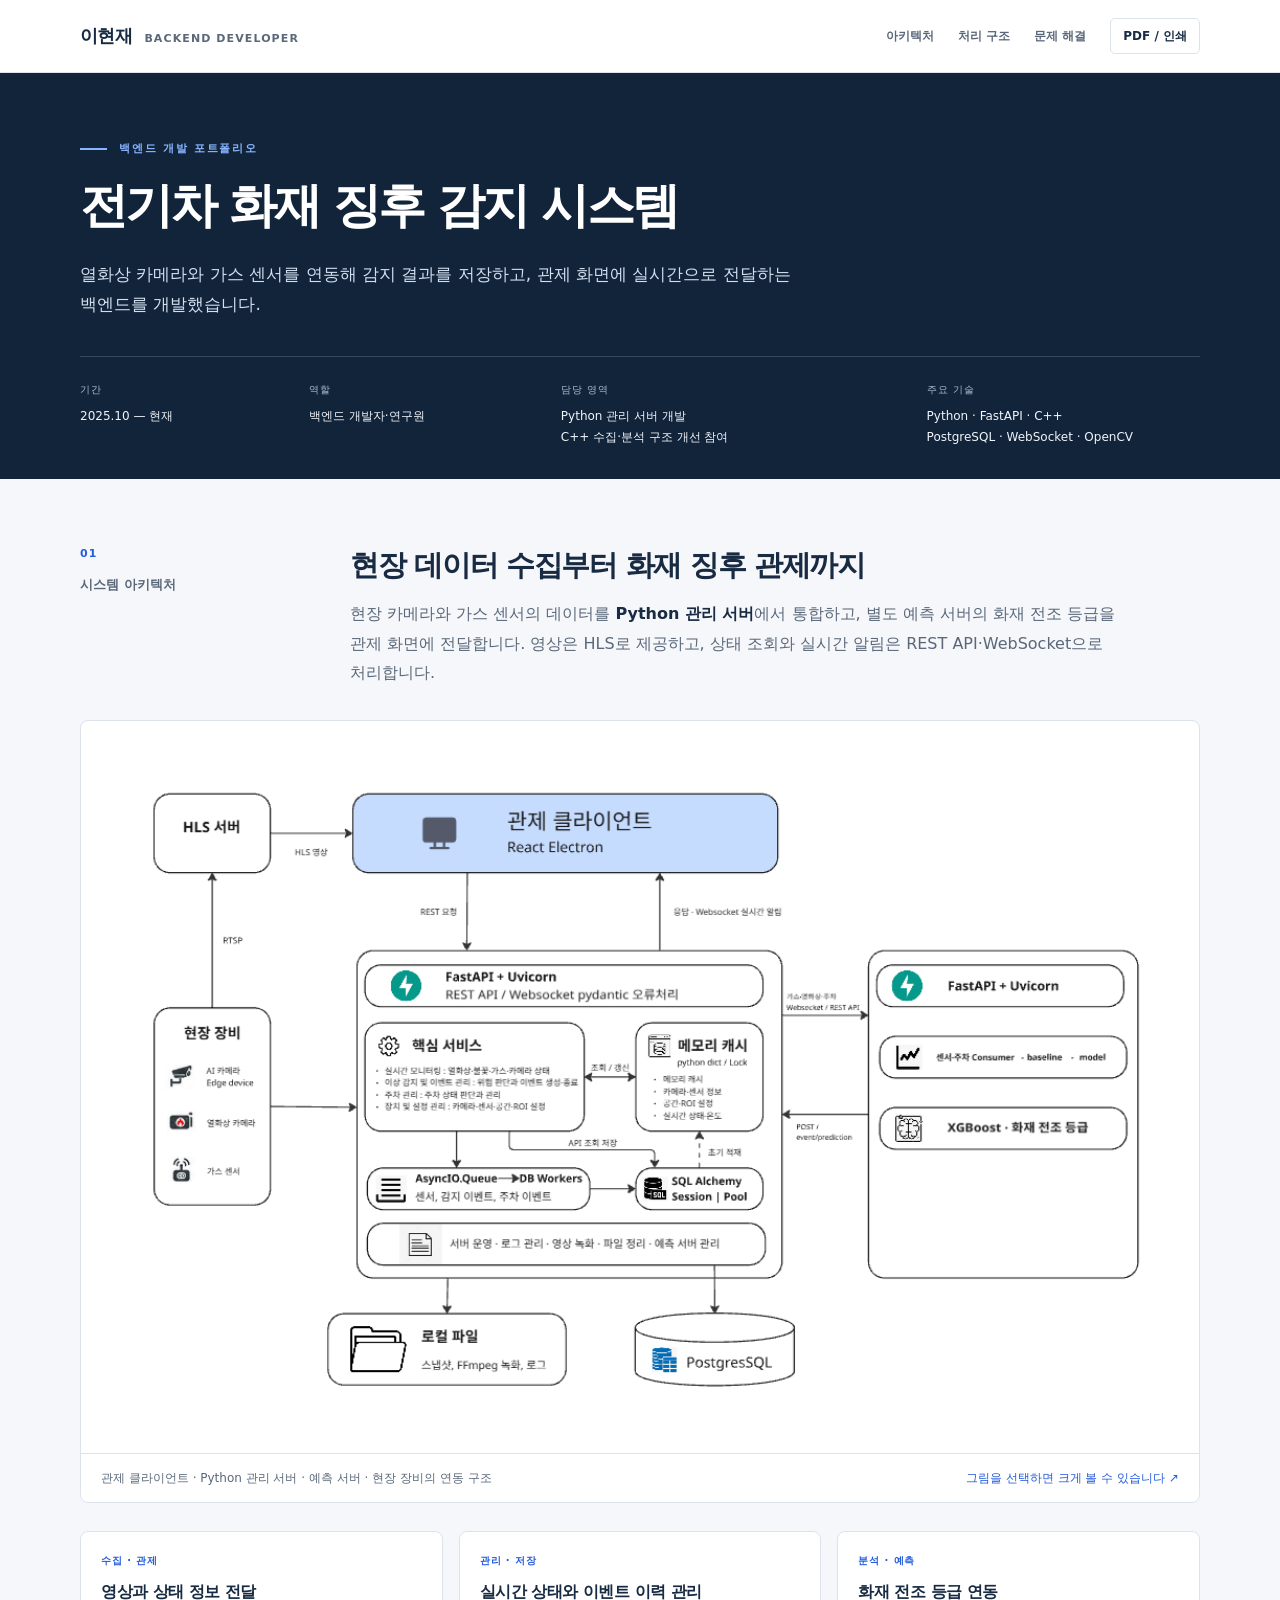
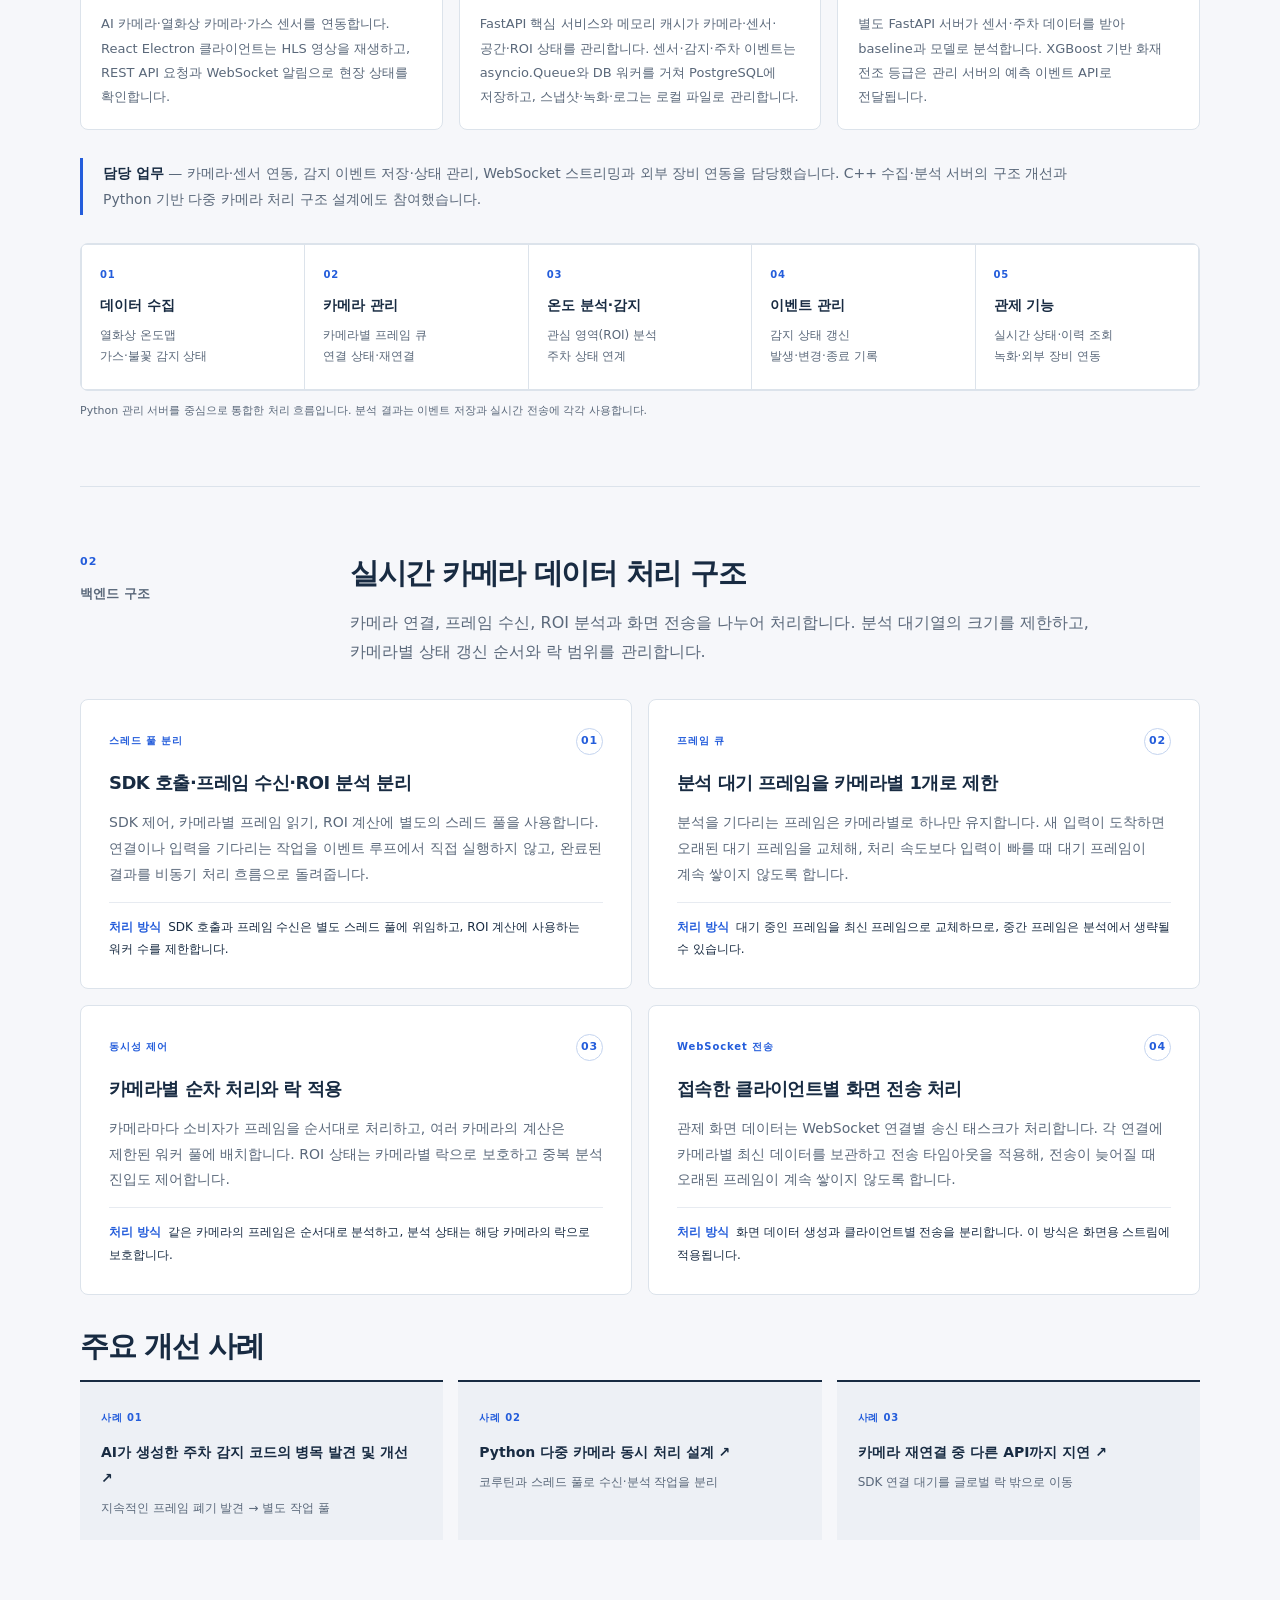
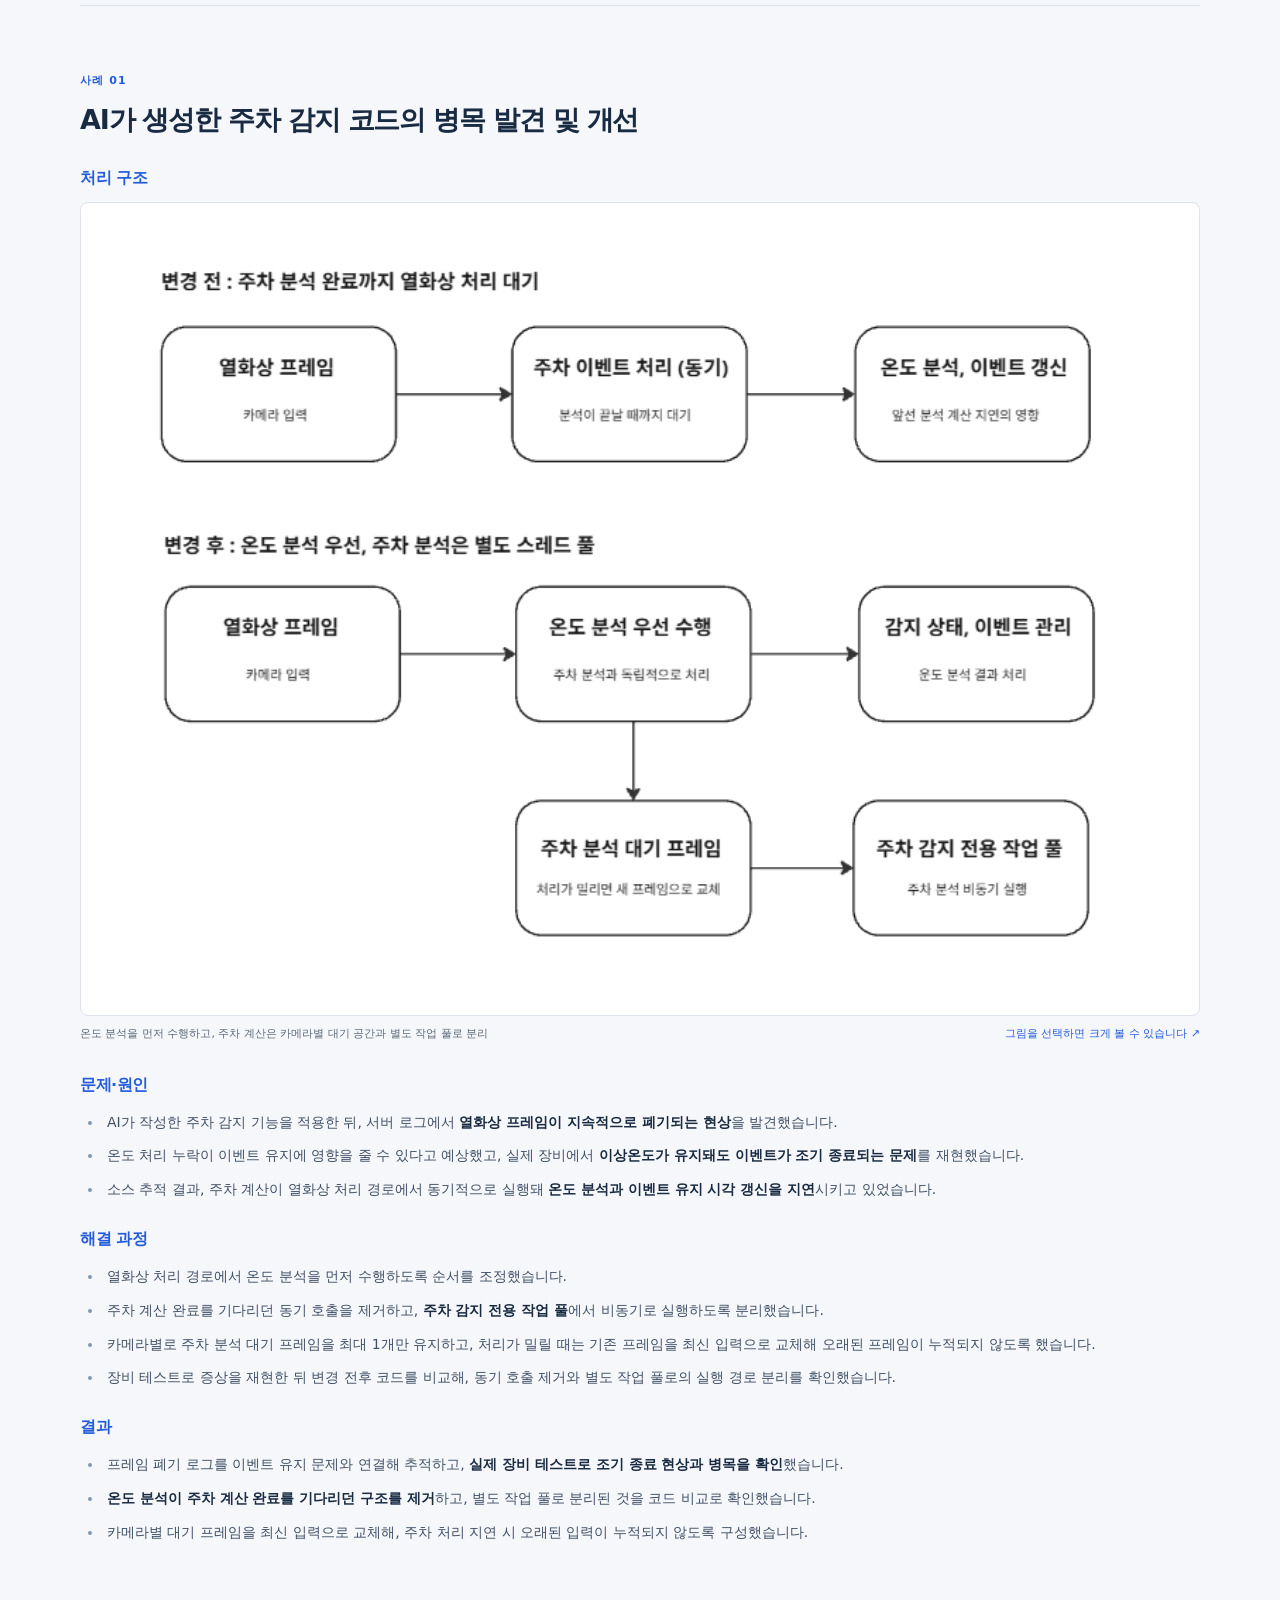
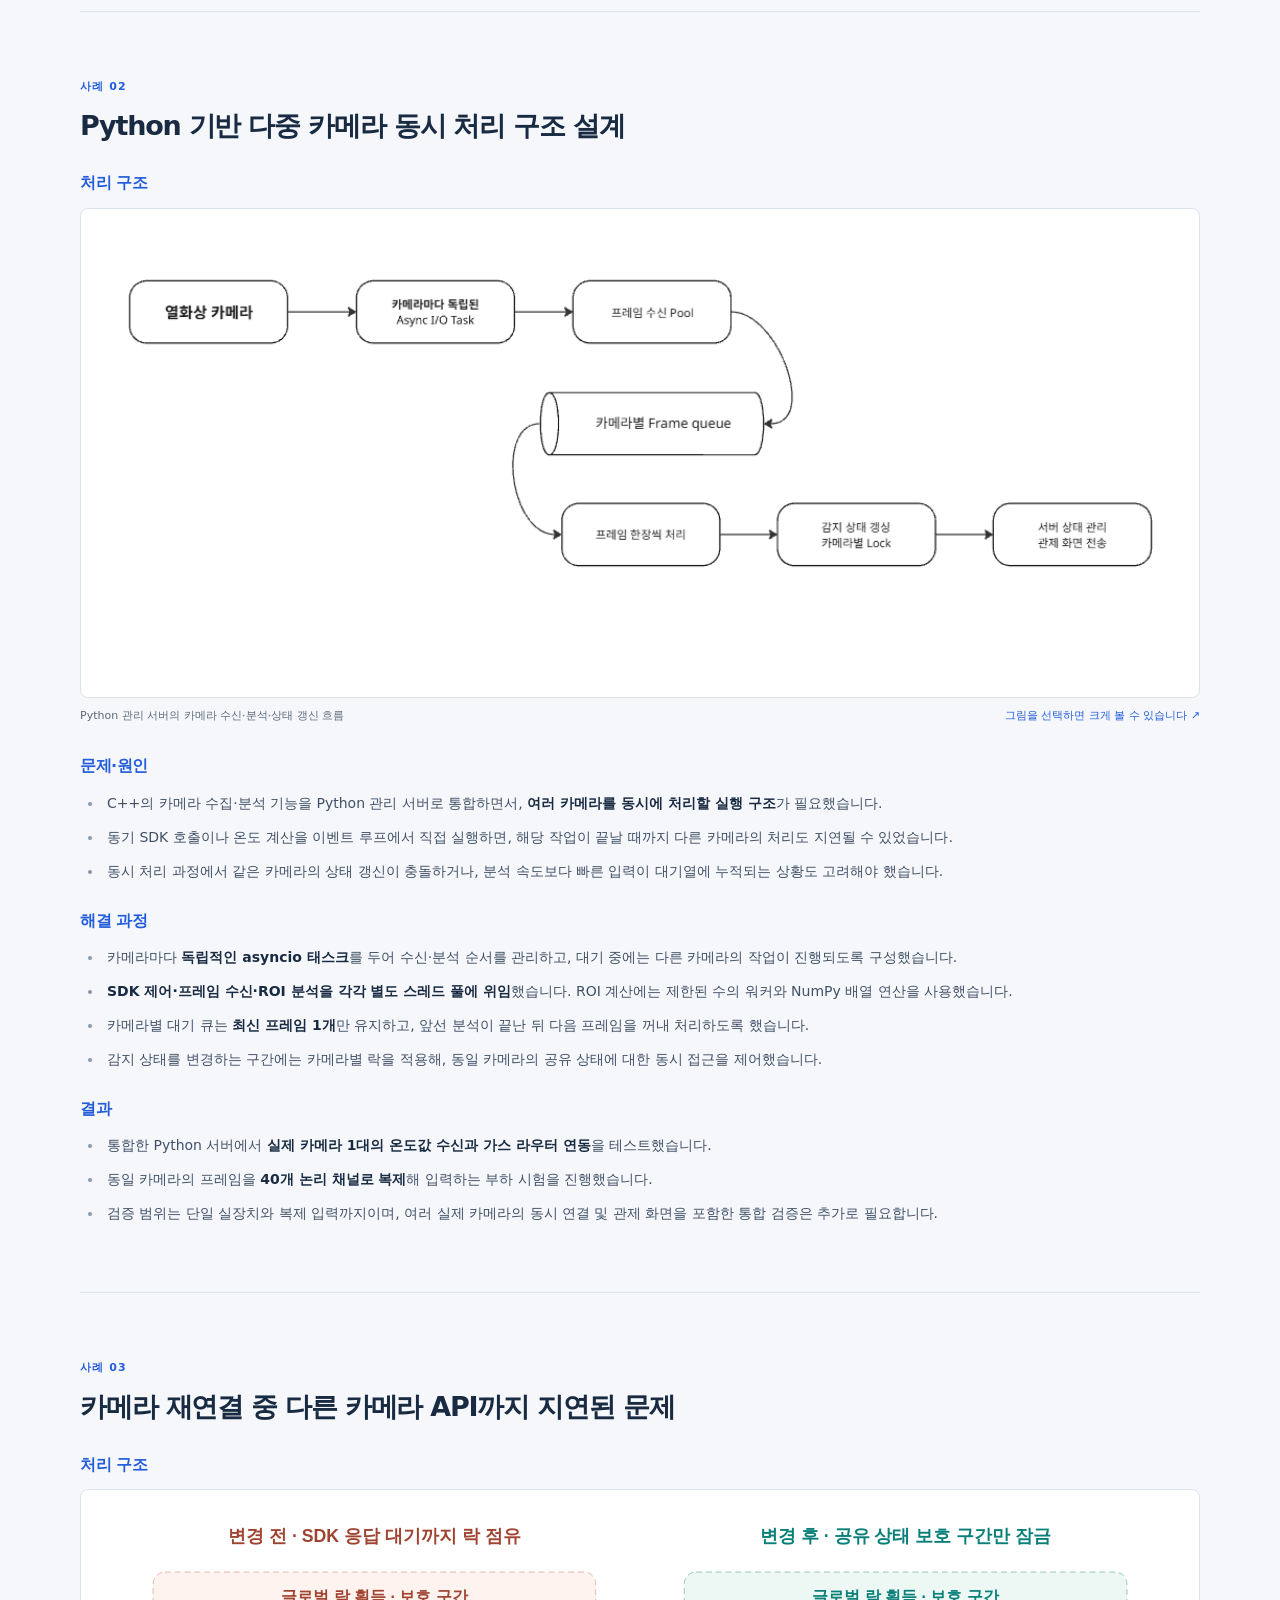
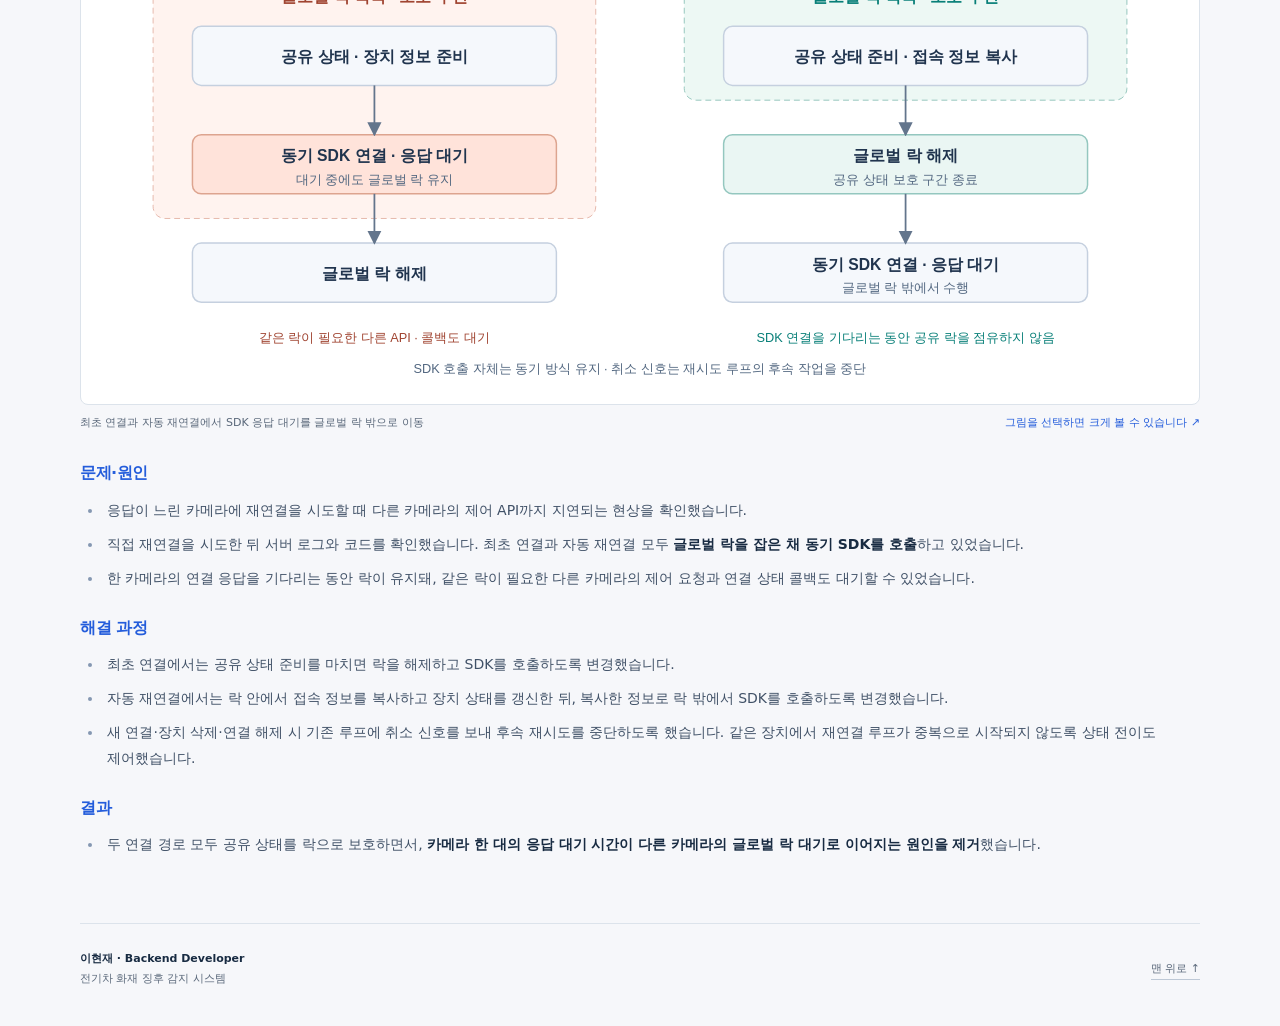
<file: portfolio/thermal-safety/index.html>
<!doctype html>
<html lang="ko">
<head>
  <meta charset="utf-8">
  <meta name="viewport" content="width=device-width, initial-scale=1">
  <meta name="description" content="전기차 화재 징후 감지 시스템의 백엔드 개발 경험. 감지 이벤트 관리, Python 다중 카메라 동시 처리 설계와 재연결 중 글로벌 락 경합 개선을 정리했습니다.">
  <meta property="og:title" content="전기차 화재 징후 감지 시스템 | 이현재">
  <meta property="og:description" content="열화상 카메라·가스 센서 연동과 감지 이벤트 관리를 담당했습니다. 백엔드 처리 구조와 문제 해결 과정을 소개합니다.">
  <meta property="og:type" content="website">
  <meta name="theme-color" content="#12243a">
  <title>전기차 화재 징후 감지 시스템 | 이현재</title>
  <style>
    :root{--paper:#f6f7fa;--white:#fff;--ink:#182b42;--muted:#5a687a;--line:#dce3eb;--blue:#245ddb;--blue-light:#edf3ff;--teal:#087f78;--teal-light:#eaf6f3;--navy:#12243a;--max:1120px}
    *{box-sizing:border-box}
    html{scroll-behavior:smooth;scroll-padding-top:96px}
    body{margin:0;background:var(--paper);color:var(--ink);font-family:"Pretendard","Noto Sans KR","Malgun Gothic",system-ui,sans-serif;font-size:15px;line-height:1.85;word-break:keep-all;overflow-wrap:break-word}
    a{color:inherit;text-decoration:none}
    button{font:inherit;cursor:pointer}
    a:focus-visible,button:focus-visible{outline:3px solid #e0a837;outline-offset:5px}
    ::selection{background:#c5dafc}
    .skip{position:absolute;left:16px;top:-90px;padding:10px 20px;background:var(--white);z-index:100}
    .skip:focus{top:12px}
    .topbar{position:sticky;top:0;z-index:20;border-bottom:1px solid var(--line);background:rgba(255,255,255,.96)}
    .nav-inner{max-width:var(--max);margin:auto;display:flex;align-items:center;justify-content:space-between;gap:24px;min-height:72px;padding:12px 0}
    .brand{font-weight:800;letter-spacing:-.03em;font-size:18px;white-space:nowrap}
    .brand span{font-size:11px;letter-spacing:.1em;font-weight:600;color:var(--muted);margin-left:12px}
    .nav-links{display:flex;gap:24px;align-items:center;font-size:12px;font-weight:700;color:var(--muted)}
    .nav-links a:hover{color:var(--blue)}
    .print-button{border:1px solid var(--line);background:var(--white);padding:6px 12px;border-radius:5px;color:var(--ink);font-size:12px}
    .hero{background:var(--navy);color:#fff;position:relative;overflow:hidden}
    .hero-inner{position:relative;z-index:1;max-width:var(--max);margin:auto;padding:68px 0 0}
    .eyebrow{margin:0 0 16px;font-size:11px;line-height:1.5;letter-spacing:.16em;font-weight:800;text-transform:uppercase;color:var(--blue)}
    .hero .eyebrow{color:#88b5ff;display:flex;align-items:center;gap:12px}
    .hero .eyebrow:before{content:"";width:27px;height:2px;background:#88b5ff}
    .hero-content{max-width:820px;padding-bottom:36px}
    h1,h2,h3,h4,p{margin-top:0}
    h1{font-size:48px;line-height:1.3;letter-spacing:-.06em;margin-bottom:23px;text-wrap:balance}
    .hero-lead{font-size:17px;line-height:1.8;color:#d2dfef;max-width:720px;margin-bottom:0}
    .meta{display:grid;grid-template-columns:.9fr 1fr 1.5fr 1.2fr;margin:0;border-top:1px solid #36475d;padding:24px 0 30px;gap:24px}
    .meta dt{font-size:10px;letter-spacing:.1em;color:#a6bbd4;margin-bottom:6px}
    .meta dd{margin:0;font-size:12px;line-height:1.8;color:#f1f5fc}
    main{max-width:var(--max);margin:auto}
    .chapter{padding:65px 0;border-bottom:1px solid var(--line)}
    .chapter-head{display:grid;grid-template-columns:230px 1fr;gap:40px;margin-bottom:32px;align-items:start}
    .chapter-number{font-size:11px;font-weight:800;letter-spacing:.1em;color:var(--blue);margin-bottom:9px}
    .chapter-label{font-size:13px;font-weight:700;color:var(--muted);margin-bottom:0}
    h2{font-size:29px;line-height:1.5;letter-spacing:-.045em;margin-bottom:12px}
    .section-lead{font-size:16px;color:var(--muted);margin-bottom:0;max-width:770px}
    .section-lead strong{color:var(--ink)}
    h3{font-size:18px;letter-spacing:-.03em;line-height:1.6;margin-bottom:12px}
    h4{font-size:15px;line-height:1.6;margin-bottom:7px}
    p{margin-bottom:15px}
    .tags{display:flex;flex-wrap:wrap;gap:6px;margin-top:18px}
    .tag{display:inline-flex;font-size:10px;line-height:1.5;letter-spacing:.02em;color:#415b7e;background:#eaf0f8;border:1px solid #dbe5f1;border-radius:4px;padding:5px 8px}
    .role{border-left:3px solid var(--blue);padding:3px 0 3px 20px;margin-bottom:28px;max-width:1000px}
    .role p{margin:0;font-size:14px;color:var(--muted)}
    .role strong{color:var(--ink)}
    .system-flow{display:grid;grid-template-columns:repeat(5,1fr);gap:1px;list-style:none;margin:0;padding:1px;background:var(--line);border:1px solid var(--line);border-radius:8px;overflow:hidden}
    .system-flow li{position:relative;padding:21px 18px;background:var(--white)}
    .system-flow .step{display:block;color:var(--blue);font-size:10px;font-weight:800;letter-spacing:.08em;margin-bottom:8px}
    .system-flow strong{font-size:14px;display:block;margin-bottom:6px}
    .system-flow p{font-size:12px;color:var(--muted);line-height:1.8;margin:0}
    .flow-caption{font-size:11px;color:var(--muted);margin-top:10px;margin-bottom:0}
    .system-architecture{margin:0 0 28px;border:1px solid var(--line);border-radius:8px;background:var(--white);overflow:hidden}
    .system-architecture a{display:block;padding:16px;cursor:zoom-in}
    .system-architecture img{display:block;width:100%;height:auto}
    .system-architecture figcaption{display:flex;justify-content:space-between;gap:16px;margin:0;padding:14px 20px;border-top:1px solid var(--line);font-size:12px;font-weight:400;letter-spacing:0;line-height:1.7}
    .system-architecture figcaption span:last-child{flex-shrink:0;color:var(--blue)}
    .architecture-notes{display:grid;grid-template-columns:repeat(3,1fr);gap:16px;margin-bottom:28px}
    .architecture-notes article{padding:20px;border:1px solid var(--line);border-radius:8px;background:var(--white)}
    .architecture-notes .small-label{margin-bottom:8px}
    .architecture-notes h3{font-size:16px;margin-bottom:8px}
    .architecture-notes p{font-size:13px;color:var(--muted);margin:0}
    @media(max-width:600px){.system-architecture a{padding:6px}.system-architecture figcaption{display:block;padding:12px 14px;font-size:11px}.system-architecture figcaption span{display:block}.system-architecture figcaption span+span{margin-top:5px}.architecture-notes{grid-template-columns:1fr;gap:10px}.architecture-notes article{padding:18px}}
    @media print{.system-architecture{break-inside:avoid;margin-bottom:4mm}.system-architecture a{padding:2mm}.system-architecture figcaption{padding:2mm 3mm;font-size:8pt}.system-architecture figcaption span:last-child{display:none}.architecture-notes{grid-template-columns:repeat(3,1fr);gap:3mm;margin-bottom:4mm}.architecture-notes article{padding:3mm;break-inside:avoid}.architecture-notes h3{font-size:10pt}.architecture-notes p{font-size:9pt}}
    .feature-grid{display:grid;grid-template-columns:repeat(2,1fr);gap:16px}
    .feature{padding:28px;background:var(--white);border:1px solid var(--line);border-radius:8px}
    .feature-index{display:flex;align-items:center;justify-content:space-between;margin-bottom:14px;font-size:10px;letter-spacing:.09em;font-weight:800;color:var(--blue)}
    .feature-index b{width:27px;height:27px;border:1px solid #c4d4ef;border-radius:50%;display:inline-flex;align-items:center;justify-content:center;font-size:11px}
    .feature p{font-size:14px;color:var(--muted);margin-bottom:14px}
    .feature .mechanism{border-top:1px solid #e7ebf1;padding-top:13px;font-size:12px;color:var(--ink);margin-bottom:0}
    .mechanism span{color:var(--blue);font-weight:800;margin-right:7px}
    .tradeoff{margin:18px 0 0;padding:17px 21px;background:var(--blue-light);border-radius:6px;font-size:13px;color:#354f74}
    .case-index-title{margin:30px 0 12px}
    .case-index{display:grid;grid-template-columns:repeat(3,1fr);gap:15px;margin-top:0}
    .case-index a{padding:21px;border-top:2px solid var(--ink);background:#edf0f5;transition:background .18s}
    .case-index a:hover{background:#e3ebf8}
    .case-index small{font-size:10px;color:var(--blue);font-weight:800;letter-spacing:.08em}
    .case-index strong{display:block;font-size:14px;margin:9px 0 5px}
    .case-index p{font-size:12px;color:var(--muted);margin:0}
    .case .chapter-head{margin-bottom:35px}
    .case-body{margin-left:270px}
    .case-block{margin-bottom:30px}
    .case-block:last-child{margin-bottom:0}
    .case-block>p{color:#405167;font-size:14px}
    .small-label{display:block;font-size:10px;letter-spacing:.09em;font-weight:800;color:var(--blue);margin-bottom:7px}
    .timeline{display:grid;grid-template-columns:repeat(4,1fr);border:1px solid var(--line);border-radius:6px;overflow:hidden;margin:18px 0;background:var(--white)}
    .timeline>div{padding:17px 14px;border-right:1px solid var(--line)}
    .timeline>div:last-child{border-right:0}
    .timeline time{display:block;font-family:Consolas,monospace;font-size:12px;font-weight:700;color:var(--muted);margin-bottom:9px}
    .timeline p{font-size:12px;line-height:1.75;margin:0}
    .timeline .issue{background:#fff1e9}
    .timeline .issue time,.timeline .issue strong{color:#a04415}
    .comparison{display:grid;grid-template-columns:1fr 1fr;gap:13px;margin:18px 0}
    .comparison figure{margin:0;border:1px solid var(--line);border-radius:6px;background:var(--white);padding:20px}
    .comparison figure.after{border-color:#99c8c2;background:#f2faf7}
    figcaption{font-size:11px;font-weight:800;letter-spacing:.08em;color:var(--muted);margin-bottom:12px}
    .after figcaption{color:var(--teal)}
    .comparison ol{list-style:none;margin:0;padding:0}
    .comparison li{padding:8px 11px;border:1px solid #e4e9ef;background:#f7f9fb;font-size:12px;position:relative;margin-bottom:9px;text-align:center}
    .comparison li:not(:last-child):after{content:"↓";position:absolute;bottom:-13px;left:calc(50% - 5px);z-index:1;font-size:11px;color:#8090a4;line-height:14px}
    .comparison li:last-child{margin-bottom:0}
    .comparison li.accent{background:#def0e9;border-color:#b6dacf;color:#155d52;font-weight:800}
    .comparison p{font-size:11px;color:var(--muted);margin:12px 0 0}
    .table-wrap{overflow-x:auto;border:1px solid var(--line);border-radius:6px;background:var(--white);margin-top:16px}
    table{border-collapse:collapse;width:100%;font-size:12px;text-align:left}
    caption{text-align:left;padding:13px 16px;font-size:11px;background:#edf2f8;color:var(--muted);font-weight:600}
    th,td{padding:13px 16px;border-bottom:1px solid #e3e9ef;vertical-align:top}
    th{background:#f3f6fa;font-weight:700;color:#425671}
    tbody tr:last-child td{border-bottom:0}
    td:first-child{font-weight:600;width:32%;color:var(--ink)}
    td{color:#4b5e75}
    .result{display:flex;gap:14px;align-items:baseline;padding:17px 19px;background:var(--teal-light);border-left:3px solid var(--teal);margin-top:16px;font-size:13px;color:#20594f}
    .result span{flex-shrink:0;font-size:10px;font-weight:800;letter-spacing:.03em;color:var(--teal)}
    .architecture{margin:20px 0;border-left:2px solid #acc3e6;padding-left:20px}
    .architecture>div+div{margin-top:20px}
    .architecture .arch-label{font-size:10px;color:var(--muted);font-weight:800;letter-spacing:.08em}
    .architecture p{font-size:14px;line-height:2;margin:5px 0 0}
    .architecture b{color:var(--blue)}
    .pipeline{display:grid;grid-template-columns:1fr 1fr 1fr;gap:10px;margin:18px 0}
    .pipeline>div{border:1px solid var(--line);border-radius:6px;background:var(--white);padding:16px}
    .pipeline small{display:block;font-size:9px;font-weight:800;letter-spacing:.06em;color:var(--blue);margin-bottom:7px}
    .pipeline strong{font-size:13px;display:block;margin-bottom:7px}
    .pipeline p{font-size:11px;color:var(--muted);margin:0}
    .secondary{margin-top:28px;padding:23px;border:1px solid var(--line);border-radius:6px;background:#eef2f7}
    .secondary h3{font-size:16px}
    .secondary p{font-size:13px;color:#4b5e75;margin-bottom:12px}
    .inline-flow{display:flex;flex-wrap:wrap;gap:7px;list-style:none;padding:0;margin:17px 0 0}
    .inline-flow li{font-size:11px;padding:6px 9px;background:var(--white);border:1px solid #d8e1ec;border-radius:3px}
    .scope-grid{display:grid;grid-template-columns:1fr 1fr;gap:35px}
    .scope-grid h3{font-size:16px}
    .scope-grid p,.scope-grid li{font-size:13px;color:var(--muted)}
    .scope-grid ul{padding-left:19px;margin:0}
    .scope-grid li{padding-left:3px;margin-bottom:8px}
    .scope-grid strong{color:var(--ink)}
    .page-footer{max-width:var(--max);margin:auto;padding:25px 0 36px;display:flex;justify-content:space-between;align-items:center;color:var(--muted);font-size:11px}
    .page-footer strong{color:var(--ink)}
    .page-footer a{border-bottom:1px solid #bdc8d6}
    @media(min-width:1500px){.hero-inner{padding-top:80px}.hero-content{padding-bottom:40px}}
    @media(max-width:1200px){.nav-inner,.hero-inner,main,.page-footer{margin-left:32px;margin-right:32px}h1{font-size:42px}.chapter-head{grid-template-columns:190px 1fr;gap:30px}.case-body{margin-left:220px}}
    @media(max-width:900px){.nav-links{gap:15px}.nav-links .nav-extra{display:none}.meta{grid-template-columns:1fr 1fr;gap:20px}.chapter-head{grid-template-columns:1fr;gap:16px}.chapter-number{margin-bottom:4px}.chapter-label{font-size:11px}.case-body{margin-left:0}.system-flow{grid-template-columns:repeat(3,1fr)}.system-flow li{padding:17px}.case-index{gap:10px}.case-index a{padding:16px}}
    @media(max-width:600px){body{font-size:14px}.nav-inner,.hero-inner,main,.page-footer{margin-left:20px;margin-right:20px}.nav-inner{min-height:62px;gap:10px}.brand{font-size:16px}.brand span{display:none}.nav-links{gap:13px;font-size:11px}.nav-links .nav-secondary{display:none}.print-button{padding:5px 9px;font-size:11px}.hero-inner{padding-top:40px}.hero-content{padding-bottom:28px}h1{font-size:33px;letter-spacing:-.055em}.hero-lead{font-size:15px}.meta{gap:18px 15px;padding:20px 0 25px}.meta dd{font-size:11px}.chapter{padding:40px 0}.chapter-head{margin-bottom:23px}h2{font-size:24px}h3{font-size:17px}.section-lead{font-size:14px}.role{padding-left:16px}.role p{font-size:13px}.system-flow{grid-template-columns:1fr 1fr}.system-flow li:last-child{grid-column:1/-1}.feature-grid,.case-index,.scope-grid{grid-template-columns:1fr}.feature{padding:22px}.feature p{font-size:13px}.case-index a{display:block}.case-index{gap:10px}.case-index strong{margin-top:6px}.timeline{grid-template-columns:1fr 1fr}.timeline>div{border-bottom:1px solid var(--line)}.timeline>div:nth-child(2){border-right:0}.timeline>div:nth-last-child(-n+2){border-bottom:0}.comparison{gap:8px}.comparison figure{padding:13px 10px}.comparison li{font-size:11px;padding:8px 5px}.pipeline{grid-template-columns:1fr}.pipeline>div{padding:16px 18px}.pipeline p{font-size:12px}.result{display:block}.result span{display:block;margin-bottom:5px}.tradeoff{font-size:12px;padding:16px}.scope-grid{gap:22px}th,td{padding:11px 12px}table{font-size:11px}.page-footer{font-size:10px;gap:20px;align-items:flex-start}}
    @media(prefers-reduced-motion:reduce){html{scroll-behavior:auto}*{transition:none!important}}
    @page{size:A4;margin:15mm 14mm}
    @media print{
      body{background:#fff;font-size:10pt;color:#17283c;line-height:1.55;-webkit-print-color-adjust:exact;print-color-adjust:exact}
      .topbar,.skip,.print-button,.page-footer{display:none!important}
      .hero{background:#fff;color:var(--ink);border-bottom:2px solid var(--ink)}
      .hero-inner,main,.page-footer{max-width:none;margin:0}.hero-inner{padding:0}.hero-content{max-width:none;padding-bottom:5mm}
      h1{font-size:25pt;margin-bottom:12px}.hero-lead{font-size:11pt;color:#435775}.hero .eyebrow{color:var(--blue);margin-bottom:10px}
      .meta{padding:4mm 0;grid-template-columns:repeat(4,1fr);gap:4mm;border-color:#c6d1df}.meta dt{color:var(--muted)}.meta dd{color:var(--ink);font-size:9pt}
      .chapter{padding:6mm 0}.chapter-head,.case .chapter-head{grid-template-columns:32mm 1fr;gap:6mm;margin-bottom:4mm}.case-body{margin-left:0}
      .chapter-number,.chapter-label,.small-label{font-size:8pt;margin-bottom:4px}
      h2{font-size:16pt;margin-bottom:8px}h3{font-size:11pt;margin-bottom:6px}h4{font-size:10pt;margin-bottom:4px}p{margin-bottom:8px}
      .section-lead{font-size:10pt}.role{margin-bottom:14px}.role p{font-size:10pt}
      .system-flow{grid-template-columns:repeat(5,1fr)}.system-flow li{padding:12px 8px}.system-flow strong{font-size:9.5pt}.system-flow p{font-size:9pt}.flow-caption{font-size:8.5pt}
      .feature-grid{grid-template-columns:1fr 1fr;gap:4mm}.feature{padding:4mm}.feature p{font-size:10pt;margin-bottom:10px}.feature .mechanism{font-size:9.5pt;padding-top:9px;margin-bottom:0}.feature-index{margin-bottom:9px}
      .tags{margin-top:8px}.tag{padding:3px 6px;font-size:8pt}
      #backend,.case{break-before:page}.case{padding:0}.case-index-title,.case-index{display:none}.case-block{margin-bottom:4mm}.case-block>p{font-size:10pt}
      .timeline{grid-template-columns:repeat(4,1fr);margin:10px 0}.timeline>div{padding:9px 10px}.timeline time{margin-bottom:4px}.timeline p{font-size:9pt}
      .comparison{grid-template-columns:1fr 1fr;gap:4mm;margin:10px 0}.comparison figure{padding:10px 12px}.comparison li{padding:3px 6px;margin-bottom:8px;font-size:9.5pt}.comparison p{font-size:9pt;margin-top:7px}figcaption{margin-bottom:7px}
      .table-wrap{overflow:visible;margin-top:8px}table{font-size:9.5pt}caption{font-size:8.5pt;padding:7px 10px}th,td{padding:7px 10px}
      .result{padding:9px 12px;margin-top:10px;font-size:10pt}.result span{font-size:8pt}
      .architecture{margin:10px 0;padding-left:12px}.architecture>div+div{margin-top:8px}.architecture p{font-size:9.5pt;line-height:1.5;margin-top:3px}
      .pipeline{grid-template-columns:repeat(3,1fr);margin:10px 0;gap:8px}.pipeline>div{padding:9px}.pipeline strong{font-size:9.5pt;margin-bottom:4px}.pipeline p{font-size:9pt}.pipeline small{margin-bottom:4px}
      .secondary{padding:12px;margin-top:14px}.secondary h3{font-size:11pt}.secondary p{font-size:10pt;margin-bottom:8px}.inline-flow{margin-top:9px}.inline-flow li{padding:4px 7px;font-size:8.5pt}
      .scope-grid{grid-template-columns:1fr 1fr;gap:6mm}.scope-grid h3{font-size:11pt}.scope-grid p,.scope-grid li{font-size:10pt}.tradeoff{font-size:9.5pt;padding:12px;margin-top:12px}
      .page-footer{padding:4mm 0;font-size:8pt}
      .chapter-head,h2,h3,h4,figcaption,.small-label{break-after:avoid}.feature,.comparison,.timeline,.pipeline,.result,.secondary,.system-flow,.meta{break-inside:avoid}
      thead{display:table-header-group}tr{break-inside:avoid}p,li{orphans:2;widows:2}
    }
    /* Case studies: diagram, cause, solution, results. */
    .case-sheet .case-heading{margin-bottom:24px}
    .case-sheet .case-heading h2{font-size:27px;margin:0;line-height:1.5}
    .case-figure{margin:0 0 28px}
    .case-sheet h3{font-size:16px;color:var(--blue);margin:0 0 12px}
    .case-figure>a{display:block;border:1px solid var(--line);border-radius:8px;background:#fff;padding:18px;cursor:zoom-in}
    .case-figure img{display:block;width:100%;height:auto}
    .case-figure figcaption{display:flex;justify-content:space-between;gap:20px;margin:9px 0 0;font-size:11px;font-weight:400;letter-spacing:0;line-height:1.7}
    .case-figure figcaption span{flex-shrink:0;color:var(--blue)}
    .case-notes{margin-top:23px}
    .case-notes ul{margin:0;padding-left:23px}
    .case-notes li{padding-left:4px;margin-bottom:8px;font-size:14px;line-height:1.85;color:#405167}
    .case-notes li:last-child{margin-bottom:0}
    .case-notes li::marker{color:#8598b1}
    .case-notes strong{color:var(--ink)}
    .case-notes code{font-family:Consolas,monospace;font-size:.95em}
    @media(max-width:600px){.case-sheet .case-heading h2{font-size:23px}.case-sheet .case-heading{margin-bottom:20px}.case-figure>a{padding:6px}.case-figure figcaption{display:block}.case-figure figcaption span{display:block;margin-top:5px}.case-notes li{font-size:13px}.case-notes{margin-top:22px}}
    @media print{.case-sheet .case-heading{margin-bottom:3mm}.case-sheet .case-heading h2{font-size:15pt}.case-sheet h3{font-size:10pt;margin-bottom:2mm}.case-figure{margin-bottom:3mm;break-inside:avoid}.case-figure>a{padding:2mm}.case-figure img{max-height:72mm;object-fit:contain}.case-figure figcaption{font-size:8pt;margin-top:1mm}.case-figure figcaption span{display:none}.case-notes{margin-top:3mm}.case-notes ul{padding-left:5mm}.case-notes li{font-size:9.5pt;line-height:1.55;margin-bottom:1.5mm;break-inside:avoid}.case-heading{break-after:avoid}}

    /* Print chapters continuously; keep headings and diagrams together. */
    @media print {
      #backend, .case { break-before: auto; }
      .case, .case + .case { padding: 6mm 0; }
      .case-notes li { break-inside: auto; }
      .system-architecture figcaption, .case-figure figcaption { break-after: auto; }
    }
  </style>
</head>
<body id="top">
  <a class="skip" href="#overview">본문으로 이동</a>
  <header class="topbar">
    <nav class="nav-inner" aria-label="포트폴리오 탐색">
      <a class="brand" href="#top">이현재<span>BACKEND DEVELOPER</span></a>
      <div class="nav-links">
        <a href="#overview">아키텍처</a>
        <a href="#backend">처리 구조</a>
        <a href="#event-lifetime">문제 해결</a>
        <button class="print-button" type="button" onclick="window.print()">PDF / 인쇄</button>
      </div>
    </nav>
  </header>

  <section class="hero" aria-labelledby="project-title">
    <div class="hero-inner">
      <p class="eyebrow">백엔드 개발 포트폴리오</p>
      <div class="hero-content">
        <h1 id="project-title">전기차 화재 징후 감지 시스템</h1>
        <p class="hero-lead">열화상 카메라와 가스 센서를 연동해 감지 결과를 저장하고, 관제 화면에 실시간으로 전달하는 백엔드를 개발했습니다.</p>
      </div>
      <dl class="meta">
        <div><dt>기간</dt><dd>2025.10 — 현재</dd></div>
        <div><dt>역할</dt><dd>백엔드 개발자·연구원</dd></div>
        <div><dt>담당 영역</dt><dd>Python 관리 서버 개발<br>C++ 수집·분석 구조 개선 참여</dd></div>
        <div><dt>주요 기술</dt><dd>Python · FastAPI · C++<br>PostgreSQL · WebSocket · OpenCV</dd></div>
      </dl>
    </div>
  </section>

  <main>
    <section class="chapter" id="overview" aria-labelledby="overview-title">
      <div class="chapter-head">
        <div><p class="chapter-number">01</p><p class="chapter-label">시스템 아키텍처</p></div>
        <div><h2 id="overview-title">현장 데이터 수집부터 화재 징후 관제까지</h2><p class="section-lead">현장 카메라와 가스 센서의 데이터를 <strong>Python 관리 서버</strong>에서 통합하고, 별도 예측 서버의 화재 전조 등급을 관제 화면에 전달합니다. 영상은 HLS로 제공하고, 상태 조회와 실시간 알림은 REST API·WebSocket으로 처리합니다.</p></div>
      </div>
      <figure class="system-architecture">
        <a href="../../assets/thermal-safety-architecture.png" target="_blank" rel="noopener" aria-label="시스템 아키텍처 그림 크게 보기 (새 탭)">
          <img src="../../assets/thermal-safety-architecture.png" width="1038" height="669" alt="현장 장비의 RTSP 영상은 HLS 서버를 거쳐 React Electron 관제 클라이언트로 전달됩니다. FastAPI 관리 서버는 핵심 서비스, 메모리 캐시, 비동기 DB 워커와 SQLAlchemy로 상태와 이력을 관리하며 PostgreSQL과 로컬 파일에 저장합니다. 별도 FastAPI 예측 서버는 센서·주차 데이터를 분석하고 XGBoost 화재 전조 등급을 관리 서버에 반환합니다." fetchpriority="high">
        </a>
        <figcaption><span>관제 클라이언트 · Python 관리 서버 · 예측 서버 · 현장 장비의 연동 구조</span><span>그림을 선택하면 크게 볼 수 있습니다 ↗</span></figcaption>
      </figure>
      <div class="architecture-notes">
        <article><span class="small-label">수집 · 관제</span><h3>영상과 상태 정보 전달</h3><p>AI 카메라·열화상 카메라·가스 센서를 연동합니다. React Electron 클라이언트는 HLS 영상을 재생하고, REST API 요청과 WebSocket 알림으로 현장 상태를 확인합니다.</p></article>
        <article><span class="small-label">관리 · 저장</span><h3>실시간 상태와 이벤트 이력 관리</h3><p>FastAPI 핵심 서비스와 메모리 캐시가 카메라·센서·공간·ROI 상태를 관리합니다. 센서·감지·주차 이벤트는 asyncio.Queue와 DB 워커를 거쳐 PostgreSQL에 저장하고, 스냅샷·녹화·로그는 로컬 파일로 관리합니다.</p></article>
        <article><span class="small-label">분석 · 예측</span><h3>화재 전조 등급 연동</h3><p>별도 FastAPI 서버가 센서·주차 데이터를 받아 baseline과 모델로 분석합니다. XGBoost 기반 화재 전조 등급은 관리 서버의 예측 이벤트 API로 전달됩니다.</p></article>
      </div>
      <div class="role"><p><strong>담당 업무</strong> — 카메라·센서 연동, 감지 이벤트 저장·상태 관리, WebSocket 스트리밍과 외부 장비 연동을 담당했습니다. C++ 수집·분석 서버의 구조 개선과 Python 기반 다중 카메라 처리 구조 설계에도 참여했습니다.</p></div>
      <ol class="system-flow" aria-label="수집부터 관제까지 데이터 흐름">
        <li><span class="step">01</span><strong>데이터 수집</strong><p>열화상 온도맵<br>가스·불꽃 감지 상태</p></li>
        <li><span class="step">02</span><strong>카메라 관리</strong><p>카메라별 프레임 큐<br>연결 상태·재연결</p></li>
        <li><span class="step">03</span><strong>온도 분석·감지</strong><p>관심 영역(ROI) 분석<br>주차 상태 연계</p></li>
        <li><span class="step">04</span><strong>이벤트 관리</strong><p>감지 상태 갱신<br>발생·변경·종료 기록</p></li>
        <li><span class="step">05</span><strong>관제 기능</strong><p>실시간 상태·이력 조회<br>녹화·외부 장비 연동</p></li>
      </ol>
      <p class="flow-caption">Python 관리 서버를 중심으로 통합한 처리 흐름입니다. 분석 결과는 이벤트 저장과 실시간 전송에 각각 사용합니다.</p>
    </section>

    <section class="chapter" id="backend" aria-labelledby="backend-title">
      <div class="chapter-head">
        <div><p class="chapter-number">02</p><p class="chapter-label">백엔드 구조</p></div>
        <div><h2 id="backend-title">실시간 카메라 데이터 처리 구조</h2><p class="section-lead">카메라 연결, 프레임 수신, ROI 분석과 화면 전송을 나누어 처리합니다. 분석 대기열의 크기를 제한하고, 카메라별 상태 갱신 순서와 락 범위를 관리합니다.</p></div>
      </div>
      <div class="feature-grid">
        <article class="feature">
          <div class="feature-index"><span>스레드 풀 분리</span><b>01</b></div>
          <h3>SDK 호출·프레임 수신·ROI 분석 분리</h3>
          <p>SDK 제어, 카메라별 프레임 읽기, ROI 계산에 별도의 스레드 풀을 사용합니다. 연결이나 입력을 기다리는 작업을 이벤트 루프에서 직접 실행하지 않고, 완료된 결과를 비동기 처리 흐름으로 돌려줍니다.</p>
          <p class="mechanism"><span>처리 방식</span>SDK 호출과 프레임 수신은 별도 스레드 풀에 위임하고, ROI 계산에 사용하는 워커 수를 제한합니다.</p>
        </article>
        <article class="feature">
          <div class="feature-index"><span>프레임 큐</span><b>02</b></div>
          <h3>분석 대기 프레임을 카메라별 1개로 제한</h3>
          <p>분석을 기다리는 프레임은 카메라별로 하나만 유지합니다. 새 입력이 도착하면 오래된 대기 프레임을 교체해, 처리 속도보다 입력이 빠를 때 대기 프레임이 계속 쌓이지 않도록 합니다.</p>
          <p class="mechanism"><span>처리 방식</span>대기 중인 프레임을 최신 프레임으로 교체하므로, 중간 프레임은 분석에서 생략될 수 있습니다.</p>
        </article>
        <article class="feature">
          <div class="feature-index"><span>동시성 제어</span><b>03</b></div>
          <h3>카메라별 순차 처리와 락 적용</h3>
          <p>카메라마다 소비자가 프레임을 순서대로 처리하고, 여러 카메라의 계산은 제한된 워커 풀에 배치합니다. ROI 상태는 카메라별 락으로 보호하고 중복 분석 진입도 제어합니다.</p>
          <p class="mechanism"><span>처리 방식</span>같은 카메라의 프레임은 순서대로 분석하고, 분석 상태는 해당 카메라의 락으로 보호합니다.</p>
        </article>
        <article class="feature">
          <div class="feature-index"><span>WebSocket 전송</span><b>04</b></div>
          <h3>접속한 클라이언트별 화면 전송 처리</h3>
          <p>관제 화면 데이터는 WebSocket 연결별 송신 태스크가 처리합니다. 각 연결에 카메라별 최신 데이터를 보관하고 전송 타임아웃을 적용해, 전송이 늦어질 때 오래된 프레임이 계속 쌓이지 않도록 합니다.</p>
          <p class="mechanism"><span>처리 방식</span>화면 데이터 생성과 클라이언트별 전송을 분리합니다. 이 방식은 화면용 스트림에 적용됩니다.</p>
        </article>
      </div>
      <h2 class="case-index-title">주요 개선 사례</h2>
      <div class="case-index" aria-label="문제 해결 사례 바로가기">
        <a href="#event-lifetime"><small>사례 01</small><strong>AI가 생성한 주차 감지 코드의 병목 발견 및 개선 &#8599;</strong><p>지속적인 프레임 폐기 발견 &#8594; 별도 작업 풀</p></a>
        <a href="#migration"><small>사례 02</small><strong>Python 다중 카메라 동시 처리 설계 ↗</strong><p>코루틴과 스레드 풀로 수신·분석 작업을 분리</p></a>
        <a href="#reconnect"><small>사례 03</small><strong>카메라 재연결 중 다른 API까지 지연 ↗</strong><p>SDK 연결 대기를 글로벌 락 밖으로 이동</p></a>
      </div>
    </section>

    <section class="chapter case case-sheet" id="event-lifetime" aria-labelledby="event-title">
      <header class="case-heading"><p class="chapter-number">사례 01</p><h2 id="event-title">AI가 생성한 주차 감지 코드의 병목 발견 및 개선</h2></header>
      <figure class="case-figure">
        <h3>처리 구조</h3>
        <a href="../../assets/thermal-safety/case-01-parking-user.png" target="_blank" rel="noopener" aria-label="사례 01 구조 그림 크게 보기 (새 탭)"><img src="../../assets/thermal-safety/case-01-parking-user.png" width="767" height="550" alt="변경 전에는 주차 이벤트 처리를 동기로 기다린 뒤 온도를 분석합니다. 변경 후에는 온도를 우선 분석하고 주차 분석 대기 프레임을 별도 작업 풀에서 처리합니다." loading="eager"></a>
        <figcaption>온도 분석을 먼저 수행하고, 주차 계산은 카메라별 대기 공간과 별도 작업 풀로 분리<span>그림을 선택하면 크게 볼 수 있습니다 ↗</span></figcaption>
      </figure>

      <div class="case-notes case-problem"><h3>문제·원인</h3><ul>

        <li>AI가 작성한 주차 감지 기능을 적용한 뒤, 서버 로그에서 <strong>열화상 프레임이 지속적으로 폐기되는 현상</strong>을 발견했습니다.</li>

        <li>온도 처리 누락이 이벤트 유지에 영향을 줄 수 있다고 예상했고, 실제 장비에서 <strong>이상온도가 유지돼도 이벤트가 조기 종료되는 문제</strong>를 재현했습니다.</li>

        <li>소스 추적 결과, 주차 계산이 열화상 처리 경로에서 동기적으로 실행돼 <strong>온도 분석과 이벤트 유지 시각 갱신을 지연</strong>시키고 있었습니다.</li>

      </ul></div>

      <div class="case-notes case-solution"><h3>해결 과정</h3><ul>

        <li>열화상 처리 경로에서 온도 분석을 먼저 수행하도록 순서를 조정했습니다.</li>

        <li>주차 계산 완료를 기다리던 동기 호출을 제거하고, <strong>주차 감지 전용 작업 풀</strong>에서 비동기로 실행하도록 분리했습니다.</li>

        <li>카메라별로 주차 분석 대기 프레임을 최대 1개만 유지하고, 처리가 밀릴 때는 기존 프레임을 최신 입력으로 교체해 오래된 프레임이 누적되지 않도록 했습니다.</li>

        <li>장비 테스트로 증상을 재현한 뒤 변경 전후 코드를 비교해, 동기 호출 제거와 별도 작업 풀로의 실행 경로 분리를 확인했습니다.</li>

      </ul></div>

      <div class="case-notes case-result"><h3>결과</h3><ul>

        <li>프레임 폐기 로그를 이벤트 유지 문제와 연결해 추적하고, <strong>실제 장비 테스트로 조기 종료 현상과 병목을 확인</strong>했습니다.</li>

        <li><strong>온도 분석이 주차 계산 완료를 기다리던 구조를 제거</strong>하고, 별도 작업 풀로 분리된 것을 코드 비교로 확인했습니다.</li>

        <li>카메라별 대기 프레임을 최신 입력으로 교체해, 주차 처리 지연 시 오래된 입력이 누적되지 않도록 구성했습니다.</li>

      </ul></div>

    </section>

    <section class="chapter case case-sheet" id="migration" aria-labelledby="migration-title">
      <header class="case-heading"><p class="chapter-number">사례 02</p><h2 id="migration-title">Python 기반 다중 카메라 동시 처리 구조 설계</h2></header>
      <figure class="case-figure">
        <h3>처리 구조</h3>
        <a href="../../assets/thermal-safety/case-02-camera-user.png" target="_blank" rel="noopener" aria-label="사례 02 구조 그림 크게 보기 (새 탭)"><img src="../../assets/thermal-safety/case-02-camera-user.png" width="1035" height="432" alt="열화상 카메라의 독립적인 비동기 태스크가 수신 풀을 통해 카메라별 프레임 큐에 입력하고, 프레임을 한 장씩 처리해 카메라별 락으로 감지 상태를 갱신한 뒤 서버 상태 관리와 관제 화면에 전달하는 구조" loading="eager"></a>
        <figcaption>Python 관리 서버의 카메라 수신·분석·상태 갱신 흐름<span>그림을 선택하면 크게 볼 수 있습니다 ↗</span></figcaption>
      </figure>

      <div class="case-notes case-problem"><h3>문제·원인</h3><ul>

        <li>C++의 카메라 수집·분석 기능을 Python 관리 서버로 통합하면서, <strong>여러 카메라를 동시에 처리할 실행 구조</strong>가 필요했습니다.</li>

        <li>동기 SDK 호출이나 온도 계산을 이벤트 루프에서 직접 실행하면, 해당 작업이 끝날 때까지 다른 카메라의 처리도 지연될 수 있었습니다.</li>

        <li>동시 처리 과정에서 같은 카메라의 상태 갱신이 충돌하거나, 분석 속도보다 빠른 입력이 대기열에 누적되는 상황도 고려해야 했습니다.</li>

      </ul></div>

      <div class="case-notes case-solution"><h3>해결 과정</h3><ul>

        <li>카메라마다 <strong>독립적인 asyncio 태스크</strong>를 두어 수신·분석 순서를 관리하고, 대기 중에는 다른 카메라의 작업이 진행되도록 구성했습니다.</li>

        <li><strong>SDK 제어·프레임 수신·ROI 분석을 각각 별도 스레드 풀에 위임</strong>했습니다. ROI 계산에는 제한된 수의 워커와 NumPy 배열 연산을 사용했습니다.</li>

        <li>카메라별 대기 큐는 <strong>최신 프레임 1개</strong>만 유지하고, 앞선 분석이 끝난 뒤 다음 프레임을 꺼내 처리하도록 했습니다.</li>

        <li>감지 상태를 변경하는 구간에는 카메라별 락을 적용해, 동일 카메라의 공유 상태에 대한 동시 접근을 제어했습니다.</li>

      </ul></div>

      <div class="case-notes case-result"><h3>결과</h3><ul>

        <li>통합한 Python 서버에서 <strong>실제 카메라 1대의 온도값 수신과 가스 라우터 연동</strong>을 테스트했습니다.</li>

        <li>동일 카메라의 프레임을 <strong>40개 논리 채널로 복제</strong>해 입력하는 부하 시험을 진행했습니다.</li>

        <li>검증 범위는 단일 실장치와 복제 입력까지이며, 여러 실제 카메라의 동시 연결 및 관제 화면을 포함한 통합 검증은 추가로 필요합니다.</li>

      </ul></div>

    </section>

    <section class="chapter case case-sheet" id="reconnect" aria-labelledby="reconnect-title">
      <header class="case-heading"><p class="chapter-number">사례 03</p><h2 id="reconnect-title">카메라 재연결 중 다른 카메라 API까지 지연된 문제</h2></header>
      <figure class="case-figure">
        <h3>처리 구조</h3>
        <a href="../../assets/thermal-safety/case-03-reconnect-lock.svg" target="_blank" rel="noopener" aria-label="사례 03 구조 그림 크게 보기 (새 탭)"><img src="../../assets/thermal-safety/case-03-reconnect-lock.svg" width="1100" height="485" alt="SDK 연결을 기다린 뒤 락을 해제하던 구조에서 공유 상태 준비 직후 락을 해제하고 SDK를 호출하는 구조로 변경" loading="eager"></a>
        <figcaption>최초 연결과 자동 재연결에서 SDK 응답 대기를 글로벌 락 밖으로 이동<span>그림을 선택하면 크게 볼 수 있습니다 ↗</span></figcaption>
      </figure>

      <div class="case-notes case-problem"><h3>문제·원인</h3><ul>
        <li>응답이 느린 카메라에 재연결을 시도할 때 다른 카메라의 제어 API까지 지연되는 현상을 확인했습니다.</li>
        <li>직접 재연결을 시도한 뒤 서버 로그와 코드를 확인했습니다. 최초 연결과 자동 재연결 모두 <strong>글로벌 락을 잡은 채 동기 SDK를 호출</strong>하고 있었습니다.</li>
        <li>한 카메라의 연결 응답을 기다리는 동안 락이 유지돼, 같은 락이 필요한 다른 카메라의 제어 요청과 연결 상태 콜백도 대기할 수 있었습니다.</li>
      </ul></div>

      <div class="case-notes case-solution"><h3>해결 과정</h3><ul>
        <li>최초 연결에서는 공유 상태 준비를 마치면 락을 해제하고 SDK를 호출하도록 변경했습니다.</li>
        <li>자동 재연결에서는 락 안에서 접속 정보를 복사하고 장치 상태를 갱신한 뒤, 복사한 정보로 락 밖에서 SDK를 호출하도록 변경했습니다.</li>
        <li>새 연결·장치 삭제·연결 해제 시 기존 루프에 취소 신호를 보내 후속 재시도를 중단하도록 했습니다. 같은 장치에서 재연결 루프가 중복으로 시작되지 않도록 상태 전이도 제어했습니다.</li>
      </ul></div>

      <div class="case-notes case-result"><h3>결과</h3><ul>
        <li>두 연결 경로 모두 공유 상태를 락으로 보호하면서, <strong>카메라 한 대의 응답 대기 시간이 다른 카메라의 글로벌 락 대기로 이어지는 원인을 제거</strong>했습니다.</li>
      </ul></div>

    </section>

  </main>
  <footer class="page-footer"><div><strong>이현재 · Backend Developer</strong><br>전기차 화재 징후 감지 시스템</div><a href="#top">맨 위로 ↑</a></footer>
</body>
</html>
</file>
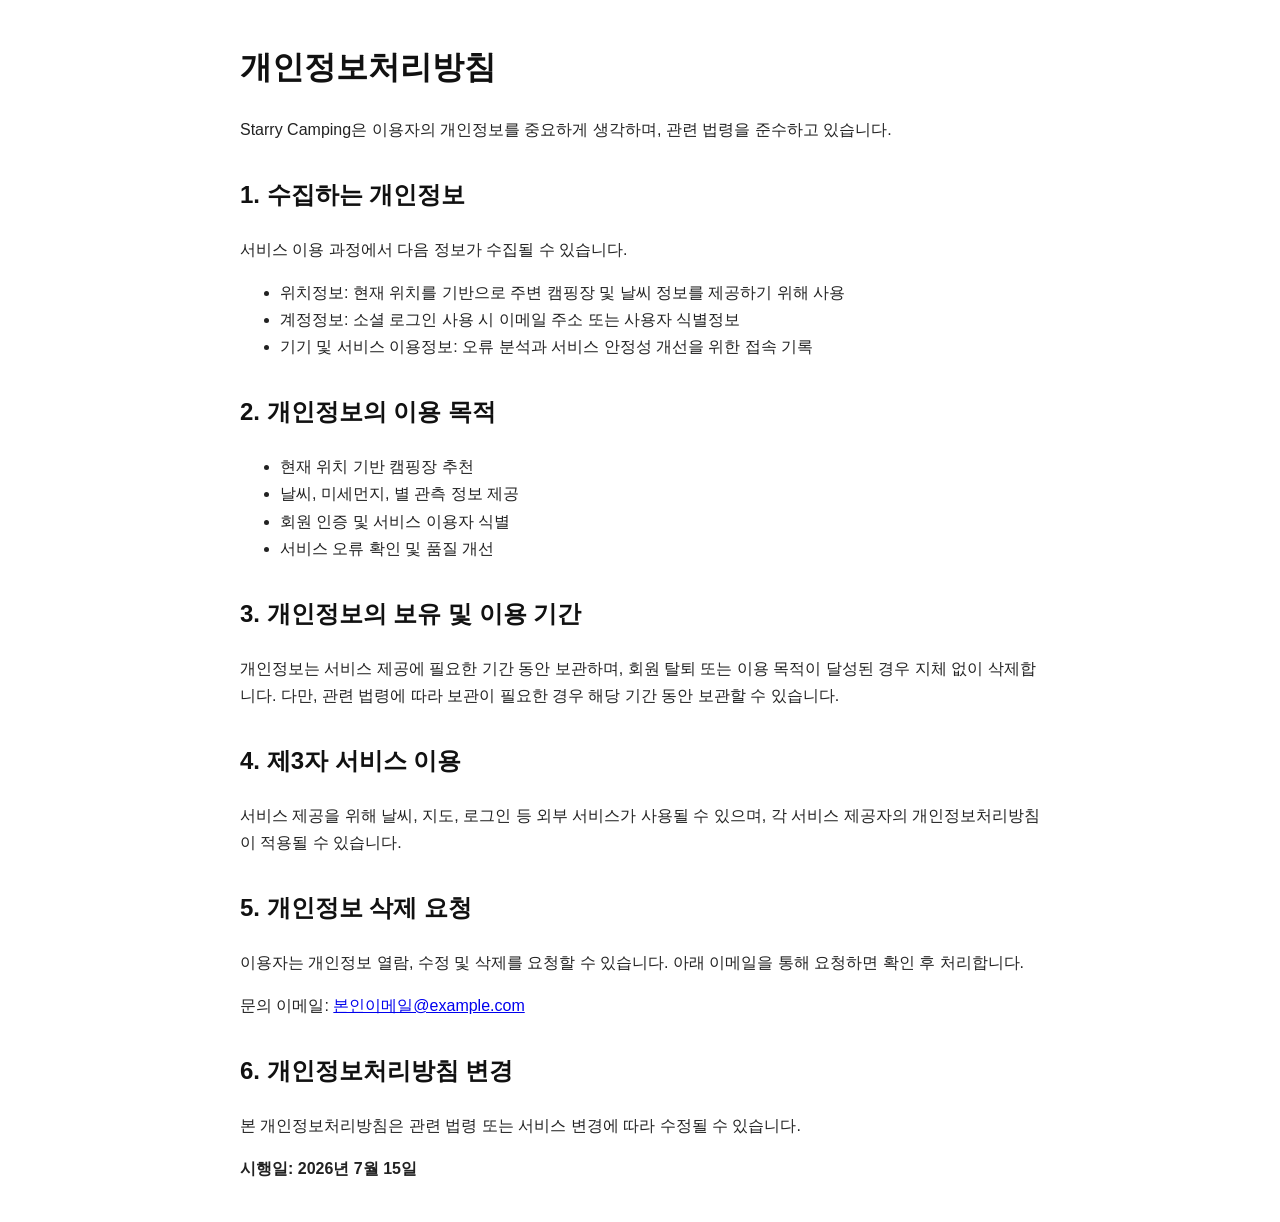
<file: privacy-policy.html>
<!DOCTYPE html>
<html lang="ko">
<head>
    <meta charset="UTF-8">
    <meta name="viewport" content="width=device-width, initial-scale=1.0">
    <title>개인정보처리방침 - Starry Camping</title>
    <style>
        body {
            max-width: 800px;
            margin: 40px auto;
            padding: 0 20px;
            font-family: Arial, sans-serif;
            line-height: 1.7;
            color: #222;
        }

        h1, h2 {
            color: #111;
        }

        h2 {
            margin-top: 32px;
        }
    </style>
</head>
<body>
<h1>개인정보처리방침</h1>

<p>
    Starry Camping은 이용자의 개인정보를 중요하게 생각하며,
    관련 법령을 준수하고 있습니다.
</p>

<h2>1. 수집하는 개인정보</h2>

<p>서비스 이용 과정에서 다음 정보가 수집될 수 있습니다.</p>

<ul>
    <li>위치정보: 현재 위치를 기반으로 주변 캠핑장 및 날씨 정보를 제공하기 위해 사용</li>
    <li>계정정보: 소셜 로그인 사용 시 이메일 주소 또는 사용자 식별정보</li>
    <li>기기 및 서비스 이용정보: 오류 분석과 서비스 안정성 개선을 위한 접속 기록</li>
</ul>

<h2>2. 개인정보의 이용 목적</h2>

<ul>
    <li>현재 위치 기반 캠핑장 추천</li>
    <li>날씨, 미세먼지, 별 관측 정보 제공</li>
    <li>회원 인증 및 서비스 이용자 식별</li>
    <li>서비스 오류 확인 및 품질 개선</li>
</ul>

<h2>3. 개인정보의 보유 및 이용 기간</h2>

<p>
    개인정보는 서비스 제공에 필요한 기간 동안 보관하며,
    회원 탈퇴 또는 이용 목적이 달성된 경우 지체 없이 삭제합니다.
    다만, 관련 법령에 따라 보관이 필요한 경우 해당 기간 동안 보관할 수 있습니다.
</p>

<h2>4. 제3자 서비스 이용</h2>

<p>
    서비스 제공을 위해 날씨, 지도, 로그인 등 외부 서비스가 사용될 수 있으며,
    각 서비스 제공자의 개인정보처리방침이 적용될 수 있습니다.
</p>

<h2>5. 개인정보 삭제 요청</h2>

<p>
    이용자는 개인정보 열람, 수정 및 삭제를 요청할 수 있습니다.
    아래 이메일을 통해 요청하면 확인 후 처리합니다.
</p>

<p>
    문의 이메일:
    <a href="mailto:본인이메일@example.com">본인이메일@example.com</a>
</p>

<h2>6. 개인정보처리방침 변경</h2>

<p>
    본 개인정보처리방침은 관련 법령 또는 서비스 변경에 따라 수정될 수 있습니다.
</p>

<p><strong>시행일: 2026년 7월 15일</strong></p>

</body>
</html>
</file>
<file: style.css>
/* Shared base styles are also used by the portfolio pages. */
:root {
  --bg: #f4f7fb;
  --surface: #ffffff;
  --surface-soft: #f8fbff;
  --text: #172033;
  --muted: #5d6b82;
  --line: #dfe7f2;
  --primary: #244c8f;
  --primary-dark: #19396d;
  --chip-bg: #eef4ff;
  --chip-text: #163f83;
  --shadow: 0 16px 42px rgba(26, 45, 80, 0.10);
}

* { box-sizing: border-box; }
html { scroll-behavior: smooth; }
body {
  margin: 0;
  font-family: -apple-system, BlinkMacSystemFont, "Segoe UI", "Noto Sans KR", "Apple SD Gothic Neo", "Malgun Gothic", sans-serif;
  color: var(--text);
  background: var(--bg);
  line-height: 1.72;
  word-break: keep-all;
}
a { color: inherit; text-decoration: none; }
ul { margin: 0; padding-left: 1.1rem; }
li + li { margin-top: 0.42rem; }

.site-header {
  background: linear-gradient(135deg, #0e1a2f 0%, #14233d 58%, #1d3764 100%);
  color: #fff;
  padding: 1rem 1.4rem 2rem;
}
.nav {
  max-width: 1120px;
  margin: 0 auto;
  display: flex;
  align-items: center;
  justify-content: space-between;
  gap: 1rem;
}
.brand {
  font-size: 1rem;
  font-weight: 800;
  letter-spacing: -0.02em;
}
.nav-links {
  display: flex;
  align-items: center;
  flex-wrap: wrap;
  justify-content: flex-end;
  gap: 0.85rem;
  color: rgba(255,255,255,.76);
  font-size: 0.9rem;
}
.nav-links a:hover { color: #fff; }

.hero {
  max-width: 1120px;
  margin: 1.6rem auto 0;
}
.hero-main {
  display: grid;
  grid-template-columns: minmax(0, 1fr) 300px;
  gap: 1.4rem;
  align-items: stretch;
}
.hero-copy {
  padding: 1.5rem 0 0.8rem;
}
.eyebrow {
  margin: 0 0 .55rem;
  color: #b9d8ff;
  font-size: .88rem;
  font-weight: 800;
  letter-spacing: .08em;
  text-transform: uppercase;
}
.hero h1 {
  max-width: 760px;
  margin: 0;
  font-size: clamp(1.65rem, 3.1vw, 2.55rem);
  line-height: 1.32;
  letter-spacing: -0.045em;
}
.hero-desc {
  max-width: 760px;
  margin: 1rem 0 0;
  color: rgba(255,255,255,.76);
  font-size: 0.98rem;
}
.hero-actions {
  display: flex;
  flex-wrap: wrap;
  gap: .7rem;
  margin-top: 1.25rem;
}
.button {
  display: inline-flex;
  align-items: center;
  justify-content: center;
  min-height: 40px;
  padding: .58rem .95rem;
  border-radius: 999px;
  border: 1px solid rgba(255,255,255,.25);
  font-size: .9rem;
  font-weight: 800;
  transition: transform .16s ease, background .16s ease, border-color .16s ease;
}
.button:hover { transform: translateY(-1px); }
.button.primary { background: var(--primary); color: #fff; border-color: var(--primary); }
.button.primary:hover { background: var(--primary-dark); border-color: var(--primary-dark); }
.button.ghost { background: rgba(255,255,255,.08); color: #fff; }
.button.dark { background: #172033; color: #fff; border-color: #172033; }

.profile-card {
  background: rgba(255,255,255,.10);
  border: 1px solid rgba(255,255,255,.20);
  border-radius: 24px;
  padding: 1.25rem;
  display: grid;
  justify-items: center;
  text-align: center;
  box-shadow: 0 18px 50px rgba(0,0,0,.18);
}
.profile-photo {
  width: 104px;
  height: 130px;
  object-fit: cover;
  border-radius: 18px;
  border: 3px solid rgba(255,255,255,.82);
  background: #fff;
}
.profile-card h2 {
  margin: .75rem 0 0;
  font-size: 1.28rem;
  letter-spacing: -0.04em;
}
.profile-card p {
  margin: .15rem 0 0;
  color: rgba(255,255,255,.72);
  font-size: .9rem;
}
.contact-list {
  width: 100%;
  margin: 1rem 0 0;
  display: grid;
  gap: .55rem;
}
.contact-list div {
  display: grid;
  grid-template-columns: 72px 1fr;
  align-items: baseline;
  text-align: left;
  gap: .5rem;
  padding-top: .55rem;
  border-top: 1px solid rgba(255,255,255,.15);
}
.contact-list dt {
  color: rgba(255,255,255,.56);
  font-size: .78rem;
  font-weight: 800;
}
.contact-list dd {
  margin: 0;
  color: #fff;
  font-size: .86rem;
  overflow-wrap: anywhere;
}

.section {
  max-width: 1120px;
  margin: 0 auto;
  padding: 3.2rem 1.4rem 0;
}
.section-title {
  display: flex;
  align-items: baseline;
  gap: .65rem;
  margin-bottom: 1.15rem;
}
.section-title span {
  color: var(--primary);
  font-weight: 900;
  letter-spacing: -0.03em;
}
.section-title h2 {
  margin: 0;
  font-size: 1.65rem;
  letter-spacing: -0.045em;
}
.section-desc {
  margin: -0.5rem 0 1rem;
  color: var(--muted);
}
.card {
  background: var(--surface);
  border: 1px solid var(--line);
  border-radius: 22px;
  box-shadow: var(--shadow);
}
.about-card {
  display: grid;
  grid-template-columns: 136px minmax(0,1fr);
  gap: 1.5rem;
  padding: 1.6rem;
  align-items: start;
}
.about-photo-wrap { display: flex; justify-content: center; }
.about-photo {
  width: 116px;
  height: 146px;
  object-fit: cover;
  border-radius: 18px;
  border: 1px solid var(--line);
  background: #fff;
}
.about-text p { margin: 0; color: #2f4058; }
.about-text p + p { margin-top: .82rem; }

.skill-grid {
  display: grid;
  grid-template-columns: repeat(4, minmax(0,1fr));
  gap: .9rem;
}
.skill-card { padding: 1.2rem; }
.skill-card h3,
.info-card h3,
.career-card h3,
.project-card h3 {
  margin: 0;
  letter-spacing: -0.035em;
  line-height: 1.35;
}
.plain-list {
  list-style: none;
  padding: 0;
  margin: .85rem 0 0;
  color: #34445d;
  font-size: .95rem;
}
.plain-list li + li { margin-top: .35rem; }

.stack-list, .project-list {
  display: grid;
  gap: 1rem;
}
.info-card, .career-card, .project-card, .education-card, .contact-card {
  padding: 1.45rem;
}
.card-head, .project-head {
  display: flex;
  justify-content: space-between;
  gap: 1.2rem;
  align-items: flex-start;
  margin-bottom: .9rem;
}
.card-head p, .project-head p {
  margin: .25rem 0 0;
  color: var(--muted);
}
time {
  color: var(--muted);
  white-space: nowrap;
  font-size: .92rem;
}
.info-card ul, .career-card ul, .project-card ul {
  color: #263850;
}
.tag {
  display: inline-flex;
  align-items: center;
  min-height: 28px;
  padding: .2rem .65rem;
  border-radius: 999px;
  background: var(--chip-bg);
  color: var(--chip-text);
  font-size: .82rem;
  font-weight: 900;
  margin-bottom: .65rem;
}
.tag.muted { background: #eef1f6; color: #606c7d; }
.career-card h4, .project-card h4 {
  margin: 0 0 .75rem;
  color: #1e3558;
  font-size: 1rem;
  letter-spacing: -0.025em;
}
.project-card.featured {
  background: linear-gradient(180deg, #f5f9ff 0%, #ffffff 100%);
  border-color: #cfddf1;
}
.chips {
  display: flex;
  flex-wrap: wrap;
  gap: .45rem;
  margin-top: 1rem;
}
.chips span {
  display: inline-flex;
  align-items: center;
  min-height: 28px;
  padding: .28rem .65rem;
  border-radius: 999px;
  background: var(--chip-bg);
  color: var(--chip-text);
  font-size: .83rem;
  font-weight: 900;
}
.education-card { display: grid; gap: .7rem; }
.education-row {
  display: grid;
  grid-template-columns: 160px 180px 1fr;
  gap: 1rem;
  align-items: center;
  color: #334155;
}
.education-row + .education-row {
  padding-top: .7rem;
  border-top: 1px solid var(--line);
}
.contact-section { padding-bottom: 3.4rem; }
.contact-card {
  text-align: center;
  background: #172033;
  color: #fff;
}
.contact-card h2 { margin: 0; letter-spacing: -0.04em; }
.contact-card p { margin: .6rem 0 0; color: rgba(255,255,255,.72); }
.contact-actions {
  display: flex;
  justify-content: center;
  flex-wrap: wrap;
  gap: .7rem;
  margin-top: 1rem;
}
.footer {
  padding: 1.4rem;
  color: var(--muted);
  text-align: center;
  font-size: .9rem;
}

@media (max-width: 920px) {
  .hero-main { grid-template-columns: 1fr; }
  .profile-card { max-width: 420px; justify-self: start; }
  .skill-grid { grid-template-columns: repeat(2, minmax(0,1fr)); }
}
@media (max-width: 700px) {
  .site-header { padding: .9rem 1rem 1.55rem; }
  .nav { align-items: flex-start; }
  .nav-links { display: none; }
  .hero { margin-top: 1rem; }
  .hero-copy { padding-top: .6rem; }
  .hero h1 { font-size: 1.55rem; }
  .hero-desc { font-size: .92rem; }
  .section { padding: 2.55rem 1rem 0; }
  .about-card { grid-template-columns: 1fr; }
  .about-photo-wrap { justify-content: flex-start; }
  .skill-grid { grid-template-columns: 1fr; }
  .card-head, .project-head { display: grid; gap: .35rem; }
  time { white-space: normal; }
  .education-row { grid-template-columns: 1fr; gap: .15rem; }
  .button { width: 100%; }
  .profile-card { width: 100%; }
}


/* ─────────────────────────────────────────────────────────────
   PDF 출력 — 화면과 동일한 외형으로 인쇄
   색상·그라디언트·카드 스타일을 흰색으로 덮어쓰지 않고 그대로 유지한다.
   ───────────────────────────────────────────────────────────── */
.button { cursor: pointer; font-family: inherit; }
@page { size: A4; margin: 10mm; }
@media print {
  /* 배경색·그라디언트를 인쇄에 반영 (브라우저 '배경 그래픽' 옵션 대응) */
  *, *::before, *::after {
    -webkit-print-color-adjust: exact !important;
    print-color-adjust: exact !important;
  }

  html { scroll-behavior: auto; }
  body {
    background: var(--bg);
    font-size: 10.5pt;
    line-height: 1.62;
  }

  /* 인쇄에서 동작하지 않는 요소만 숨긴다 */
  .print-button { display: none !important; }

  /* 폭만 인쇄 영역에 맞추고 색상·여백 스타일은 유지 */
  .nav, .hero, .section { max-width: none; }
  .section { padding-left: 0; padding-right: 0; }
  .site-header { padding: 1rem 1.2rem 2rem; }
  .nav-links { display: flex; }

  /* 인쇄 폭에서 미디어쿼리가 개입하지 않도록 그리드를 고정 */
  .hero-main { grid-template-columns: minmax(0, 1fr) 250px; }
  .profile-card { max-width: none; width: auto; }
  .about-card { grid-template-columns: 136px minmax(0, 1fr); }
  .skill-grid { grid-template-columns: repeat(2, minmax(0, 1fr)); }
  .education-row { grid-template-columns: 150px 170px 1fr; }
  .card-head, .project-head { display: flex; }
  .button { width: auto; }
  time { white-space: nowrap; }

  /* 페이지 넘김 제어 */
  .card, .skill-card, .info-card, .career-card, .project-card,
  .education-card, .contact-card, .about-card, .profile-card {
    break-inside: avoid;
    page-break-inside: avoid;
  }
  .section { break-inside: auto; }
  .section-title, h2, h3 { break-after: avoid; }
  img { break-inside: avoid; }
}

/* Resume only: keep portfolio layouts independent. */
.resume { background: #edf1f6; font-size: 15px; line-height: 1.75; }
.resume a:focus-visible, .resume button:focus-visible { outline: 3px solid #437bd0; outline-offset: 4px; }
.resume-nav { max-width: 1000px; margin: auto; padding: 20px 28px; display: flex; justify-content: space-between; gap: 20px; }
.resume-nav > div { display: flex; flex-wrap: wrap; gap: 22px; font-size: 13px; color: var(--muted); }
.resume-nav a:hover, .resume-contact a:hover { color: var(--primary); text-decoration: underline; }
.resume-sheet { max-width: 1000px; margin: 0 auto; padding: 44px 56px; background: #fff; border: 1px solid var(--line); box-shadow: 0 12px 40px #1720330a; }
.resume-heading { display: flex; justify-content: space-between; align-items: center; gap: 24px; }
.resume-kicker { margin: 0 0 4px; color: var(--primary); font-size: 12px; font-weight: 800; letter-spacing: .12em; }
.resume h1 { margin: 0; font-size: 36px; letter-spacing: -.04em; line-height: 1.25; }
.resume-stack { margin: 8px 0 0; color: var(--muted); font-size: 14px; }
.resume-photo { object-fit: cover; border-radius: 6px; border: 1px solid var(--line); flex-shrink: 0; }
.resume-contact { display: flex; flex-wrap: wrap; gap: 4px 20px; margin-top: 18px; font-size: 13px; font-style: normal; overflow-wrap: anywhere; }
.resume-intro { margin: 20px 0 14px; }
.resume-highlights { margin: 0; padding-left: 1.1em; font-size: 14px; line-height: 1.6; }
.resume-highlights li + li { margin-top: 4px; }
.resume-highlights li::marker { color: var(--muted); }
.resume-highlights li > strong:first-child { margin-right: 8px; color: var(--primary); }
.resume-actions { display: flex; flex-wrap: wrap; gap: 12px; align-items: center; margin-top: 18px; font-size: 13px; }
.resume-actions button { padding: 8px 14px; background: var(--primary); border: 0; border-radius: 5px; color: #fff; font: inherit; cursor: pointer; }
.resume-actions a { padding: 8px 4px; color: var(--primary); font-weight: 700; }
.resume-section { margin-top: 32px; scroll-margin-top: 20px; }
.resume h2 { margin: 0 0 20px; padding-bottom: 9px; border-bottom: 2px solid var(--text); font-size: 19px; letter-spacing: -.03em; }
.resume-company-head, .resume-project-head, .resume-other-head { display: flex; justify-content: space-between; align-items: baseline; gap: 8px 20px; }
.resume h3 { margin: 0; font-size: 19px; line-height: 1.5; }
.resume-company-head p { margin: 2px 0 0; font-size: 13px; color: var(--muted); }
.resume-period { flex-shrink: 0; color: var(--muted); font-size: 12px; white-space: nowrap; }
.resume-project { margin-top: 22px; }
.resume #career .resume-company-head h3 { font-size: 22px; }
.resume #career .resume-project { margin-top: 28px; }
.resume #career .resume-project-head {
  padding: 10px 14px;
  border-left: 3px solid #345579;
  background: #f2f5f9;
}
.resume #career .resume-project-head h4 { font-size: 18px; font-weight: 750; }
.resume #career .resume-project + .resume-project { padding-top: 22px; border-top: 1px solid var(--line); }
.resume h4 { margin: 0; font-size: 16px; line-height: 1.6; }
.resume h4 span { display: inline; margin-left: 8px; font-size: 13px; font-weight: 500; color: var(--muted); }
.resume-project p { margin: 8px 0 0; }
.resume-case { margin-top: 14px; }
.resume h5 { margin: 0; font-size: 14px; color: #1e3558; }
.resume-case p { margin-top: 5px; }
.resume-case-list { margin: 6px 0 0; padding-left: 1.1em; }
.resume-case-list li + li { margin-top: 5px; }
.resume-case-list li::marker { color: var(--muted); }
.resume-case-label { color: var(--muted); }
.resume-support { color: var(--muted); font-size: 13px; }
.resume-detail-link { display: inline-block; margin-top: 8px; color: var(--primary); text-decoration: underline; text-underline-offset: 3px; font-size: 12px; }
.resume-company-next { margin-top: 32px; padding-top: 26px; border-top: 1px solid var(--line); }
.resume-compact { font-size: 13px; }
.resume-compact h2 { margin-bottom: 14px; }
.resume-skills, .resume-history { margin: 0; }
.resume-skills > div, .resume-history > div { display: grid; grid-template-columns: 140px minmax(0, 1fr); gap: 12px; padding: 5px 0; }
.resume-skills dt { font-weight: 700; }
.resume dd { margin: 0; }
.resume-other h3 { font-size: 14px; }
.resume-other p { margin: 6px 0 12px; }
.resume-history dt { color: var(--muted); }
.resume-footer { text-align: center; color: var(--muted); padding: 24px; font-size: 12px; }
@media (max-width: 700px) {
  .resume { font-size: 14px; }
  .resume-nav { padding: 16px 20px; }
  .resume-nav > div { gap: 12px; }
  .resume-sheet { padding: 26px 20px; border-left: 0; border-right: 0; }
  .resume h1 { font-size: 30px; }
  .resume-photo { width: 72px; height: 90px; }
  .resume-stack { font-size: 12px; }
  .resume-contact { gap: 4px 14px; font-size: 12px; }
  .resume-company-head, .resume-project-head, .resume-other-head { flex-direction: column; gap: 3px; }
  .resume h4 span { display: block; margin-left: 0; }
  .resume #career .resume-project-head { padding: 10px 12px; }
  .resume #career .resume-project-head h4 { font-size: 17px; }
  .resume-skills > div, .resume-history > div { grid-template-columns: 1fr; gap: 0; padding: 7px 0; }
}
@media print {
  .resume { background: #fff; color: #172033; font-size: 10pt; line-height: 1.55; }
  .resume-nav, .resume-actions, .resume-footer { display: none !important; }
  .resume-sheet { max-width: none; padding: 0; margin: 0; border: 0; box-shadow: none; }
  .resume h1 { font-size: 25pt; }
  .resume-kicker { font-size: 8pt; }
  .resume-stack { margin-top: 4px; font-size: 9pt; }
  .resume-photo { width: 64px; height: 80px; }
  .resume-contact { margin-top: 8px; gap: 3px 16px; font-size: 8.5pt; }
  .resume-intro { margin: 12px 0 9px; }
  .resume-highlights { font-size: 10pt; line-height: 1.55; }
  .resume-highlights li + li { margin-top: 3px; }
  .resume-section { margin-top: 20px; }
  .resume h2 { margin-bottom: 12px; padding-bottom: 5px; font-size: 13pt; }
  .resume h3 { font-size: 12pt; }
  .resume-company-head p { font-size: 9pt; }
  .resume-period { font-size: 8pt; }
  .resume-company-head, .resume-project-head, .resume-other-head { flex-direction: row; gap: 8px 12px; }
  .resume-project { margin-top: 13px; break-inside: auto; }
  .resume h4 { font-size: 10.5pt; }
  .resume #career .resume-company-head h3 { font-size: 13pt; }
  .resume #career .resume-project { margin-top: 15px; }
  .resume #career .resume-project-head { padding: 6px 9px; border-left-width: 2px; background: #f2f5f9; print-color-adjust: exact; -webkit-print-color-adjust: exact; }
  .resume #career .resume-project-head h4 { font-size: 11.5pt; }
  .resume #career .resume-project + .resume-project { padding-top: 12px; }
  .resume h4 span { display: inline; margin-left: 6px; font-size: 9pt; }
  .resume-project p { margin-top: 5px; }
  .resume-case { margin-top: 9px; break-inside: auto; }
  .resume-case-list { margin-top: 4px; }
  .resume-case-list li + li { margin-top: 3px; }
  .resume-case-list li { orphans: 3; widows: 3; }
  .resume-project-intro { break-inside: avoid; break-after: avoid; }
  .resume h5 { font-size: 10pt; }
  .resume-support, .resume-compact { font-size: 9pt; }
  .resume-detail-link { margin-top: 4px; font-size: 8pt; }
  .resume-company { break-inside: auto; }
  .resume-company-next { margin-top: 20px; padding-top: 14px; }
  .resume-company-head, .resume-project-head, .resume-other-head, .resume h4, .resume h5 { break-after: avoid; }
  .resume p { orphans: 3; widows: 3; }
  .resume-skills > div, .resume-history > div { grid-template-columns: 125px minmax(0, 1fr); gap: 10px; padding: 3px 0; break-inside: avoid; }
  .resume-compact h2 { margin-bottom: 9px; }
  .resume-other h3 { font-size: 10pt; }
  .resume-other p { margin: 5px 0 8px; }
}
</file>
<file: career/career.css>
.skip-link { position: absolute; left: 20px; top: -80px; padding: 8px 16px; background: #fff; z-index: 10; }
.skip-link:focus { top: 12px; }
.career-document .resume-nav [aria-current="page"] { color: var(--primary); font-weight: 700; }
.career-name { margin: 16px 0 0; font-size: 21px; font-weight: 700; }
.career-name span { margin-left: 14px; color: var(--muted); font-size: 14px; font-weight: 400; }
.career-index { display: flex; flex-wrap: wrap; gap: 10px 24px; margin-top: 26px; padding: 16px 0; border-top: 1px solid var(--line); border-bottom: 1px solid var(--line); font-size: 13px; color: var(--primary); }
.career-index a:hover { text-decoration: underline; }
.career-content p { margin: 10px 0; }
.career-content ul { margin: 8px 0 16px; }
.career-content li { overflow-wrap: anywhere; }
.career-content li::marker { color: var(--muted); }
.career-content a { color: var(--primary); text-decoration: underline; text-underline-offset: 3px; }
.career-project { margin-top: 30px; padding-top: 24px; border-top: 1px solid var(--line); }
.career-project h3 { font-size: 18px; color: #1e3558; }
.career-project h3 + ul { list-style: none; padding: 0; color: var(--muted); font-size: 13px; line-height: 1.65; }
.career-project h3 + ul li + li { margin-top: 3px; }
.career-project h4 { margin-top: 20px; font-size: 14px; }
@media (max-width: 700px) {
  .career-document .resume-nav { flex-wrap: wrap; gap: 8px 18px; }
  .career-name span { display: block; margin: 4px 0 0; font-size: 12px; }
  .career-project h3 { font-size: 17px; }
}
@media print {
  .skip-link, .career-index { display: none; }
  .career-name { margin-top: 8px; font-size: 14pt; }
  .career-name span { display: inline; margin-left: 12px; font-size: 9pt; }
  .career-content p { margin: 6px 0; }
  .career-content ul { margin: 5px 0 10px; }
  .career-project { margin-top: 17px; padding-top: 14px; break-inside: auto; }
  .career-project h3 { font-size: 12pt; }
  .career-project h3 + ul { font-size: 8.5pt; break-inside: avoid; break-after: avoid; }
  .career-project h4 { margin-top: 12px; font-size: 10pt; break-after: avoid; }
  .career-project li { break-inside: avoid; }
}
</file>
<file: portfolio/portfolio.css>
/* Portfolio pages */
.portfolio-header {
  background: linear-gradient(135deg, #0e1a2f 0%, #14233d 54%, #244c8f 100%);
  color: #fff;
  padding: 1rem 1.4rem 3rem;
}
.portfolio-hero {
  max-width: 1120px;
  margin: 2.2rem auto 0;
}
.breadcrumb {
  display: flex;
  gap: .5rem;
  align-items: center;
  color: rgba(255,255,255,.7);
  font-size: .88rem;
  margin-bottom: 1rem;
}
.breadcrumb a { color: rgba(255,255,255,.9); font-weight: 800; }
.portfolio-hero h1 {
  margin: 0;
  max-width: 880px;
  font-size: clamp(2rem, 4vw, 3.5rem);
  line-height: 1.18;
  letter-spacing: -0.06em;
}
.portfolio-hero p {
  max-width: 760px;
  margin: 1rem 0 0;
  color: rgba(255,255,255,.76);
  font-size: 1rem;
}
.portfolio-actions {
  display: flex;
  flex-wrap: wrap;
  gap: .7rem;
  margin-top: 1.4rem;
}
.portfolio-main { max-width: 1120px; margin: 0 auto; padding: 3rem 1.4rem; }
.portfolio-grid { display: grid; grid-template-columns: 1fr; gap: 1rem; }
.portfolio-card {
  display: grid;
  grid-template-columns: minmax(0,1fr) 220px;
  gap: 1.4rem;
  align-items: start;
  padding: 1.5rem;
}
.portfolio-card h2 { margin: 0; letter-spacing: -0.045em; }
.portfolio-card p { color: #34445d; margin: .55rem 0 0; }
.project-period {
  display: inline-flex;
  align-items: center;
  justify-content: center;
  min-height: 32px;
  padding: .25rem .75rem;
  border-radius: 999px;
  background: var(--chip-bg);
  color: var(--chip-text);
  font-size: .9rem;
  font-weight: 900;
  white-space: nowrap;
  justify-self: end;
}
.meta-grid {
  display: grid;
  grid-template-columns: repeat(4, minmax(0,1fr));
  gap: .8rem;
  margin-top: 1.4rem;
}
.meta-card {
  background: rgba(255,255,255,.1);
  border: 1px solid rgba(255,255,255,.18);
  border-radius: 18px;
  padding: .9rem;
}
.meta-card dt { color: rgba(255,255,255,.58); font-size: .78rem; font-weight: 900; }
.meta-card dd { margin: .3rem 0 0; color: #fff; font-weight: 800; line-height: 1.45; }
.detail-section { margin-top: 2.3rem; }
.detail-section:first-child { margin-top: 0; }
.detail-section h2 {
  margin: 0 0 1rem;
  font-size: 1.55rem;
  letter-spacing: -0.045em;
}
.detail-section h3 { margin: 1.1rem 0 .55rem; letter-spacing: -0.035em; }
.detail-card { padding: 1.45rem; }
.summary-box {
  background: #f5f9ff;
  border: 1px solid #cfddf1;
  border-radius: 22px;
  padding: 1.35rem;
}
.summary-box p { margin: 0; color: #243850; }
.summary-box p + p { margin-top: .75rem; }
.table-wrap { overflow-x: auto; border-radius: 18px; border: 1px solid var(--line); background: #fff; }
.portfolio-table { width: 100%; border-collapse: collapse; min-width: 680px; }
.portfolio-table th, .portfolio-table td { padding: .85rem .95rem; border-bottom: 1px solid var(--line); text-align: left; vertical-align: top; }
.portfolio-table th { background: #f8fbff; color: #1e3558; font-weight: 900; }
.portfolio-table tr:last-child td { border-bottom: 0; }
.decision-list { display: grid; gap: 1rem; }
.decision-card { padding: 1.25rem; }
.decision-card h3 { margin-top: 0; }
.decision-row { display: grid; grid-template-columns: 80px 1fr; gap: .8rem; padding-top: .7rem; margin-top: .7rem; border-top: 1px solid var(--line); }
.decision-row:first-of-type { border-top: 0; padding-top: 0; margin-top: .3rem; }
.decision-label { color: var(--primary); font-weight: 900; }
.architecture-figure { margin: 0; }
.architecture-figure img {
  width: 100%;
  display: block;
  border-radius: 18px;
  border: 1px solid var(--line);
  background: #fff;
}
.architecture-figure figcaption { margin-top: .55rem; color: var(--muted); font-size: .9rem; }
.code-block {
  overflow-x: auto;
  background: #121826;
  color: #e5edf8;
  border-radius: 16px;
  padding: 1rem;
  font-size: .88rem;
  line-height: 1.6;
}
.inline-code {
  background: #f1f4f9;
  color: #d9485f;
  border-radius: 6px;
  padding: .08rem .32rem;
  font-weight: 800;
}
.two-col { display: grid; grid-template-columns: repeat(2, minmax(0,1fr)); gap: 1rem; }
.back-top { margin-top: 2rem; display: flex; justify-content: center; }
@media (max-width: 820px) {
  .portfolio-card { grid-template-columns: 1fr; }
  .project-period { justify-self: start; }
  .meta-grid { grid-template-columns: repeat(2, minmax(0,1fr)); }
  .two-col { grid-template-columns: 1fr; }
}
@media (max-width: 560px) {
  .portfolio-header { padding: .9rem 1rem 2.2rem; }
  .portfolio-main { padding: 2.2rem 1rem; }
  .meta-grid { grid-template-columns: 1fr; }
  .decision-row { grid-template-columns: 1fr; gap: .2rem; }
}

.safe-header {
  background: linear-gradient(135deg, #091b21 0%, #12302d 50%, #1f6f58 100%);
}
.highlight-card {
  background: linear-gradient(180deg, #f7fbff 0%, #f0fff8 100%);
  border-color: #cce8db;
}

.parking-header {
  background: linear-gradient(135deg, #172033 0%, #26315c 48%, #6b4fd6 100%);
}
.parking-card {
  background: linear-gradient(180deg, #fbfbff 0%, #f5f1ff 100%);
  border-color: #ded6ff;
}


/* ─────────────────────────────────────────────────────────────
   PDF 출력 — 화면과 동일한 외형으로 인쇄
   헤더 그라디언트, 카드 배경, 코드블록 다크 테마를 그대로 유지한다.
   ───────────────────────────────────────────────────────────── */
.button { cursor: pointer; font-family: inherit; }
@page { size: A4; margin: 10mm; }
@media print {
  *, *::before, *::after {
    -webkit-print-color-adjust: exact !important;
    print-color-adjust: exact !important;
  }

  html { scroll-behavior: auto; }
  body { font-size: 10.5pt; line-height: 1.62; }

  /* 인쇄에서 동작하지 않는 요소만 숨긴다 */
  .print-button { display: none !important; }

  /* 폭만 인쇄 영역에 맞추고 색상·여백 스타일은 유지 */
  .portfolio-hero, .portfolio-main { max-width: none; }
  .portfolio-main { padding-left: 0; padding-right: 0; }
  .portfolio-header { padding: 1rem 1.2rem 2.2rem; }
  .nav-links { display: flex; }

  /* 인쇄 폭에서 미디어쿼리가 개입하지 않도록 그리드를 고정 */
  .portfolio-card { grid-template-columns: minmax(0, 1fr) 170px; }
  .project-period { justify-self: end; }
  .meta-grid { grid-template-columns: repeat(2, minmax(0, 1fr)); }
  .two-col { grid-template-columns: repeat(2, minmax(0, 1fr)); }
  .image-pair { grid-template-columns: repeat(2, minmax(0, 1fr)); }
  .decision-row { grid-template-columns: 80px 1fr; }
  .button { width: auto; }

  .portfolio-hero h1 { font-size: 23pt; }
  .detail-section h2 { font-size: 15.5pt; }
  .detail-section h3 { font-size: 12pt; }

  /* 표·코드블록이 페이지 밖으로 넘치지 않도록 */
  .table-wrap { overflow: visible; }
  .portfolio-table { min-width: 0; font-size: 9.2pt; }
  .portfolio-table th, .portfolio-table td { padding: 3mm; }
  .code-block { white-space: pre-wrap; overflow: visible; font-size: 8.6pt; }

  /* 페이지 넘김 제어 */
  .card, .summary-box, .detail-card, .decision-card,
  .table-wrap, .architecture-figure, .portfolio-card, .meta-card {
    break-inside: avoid;
    page-break-inside: avoid;
  }
  .detail-section { break-inside: auto; }
  .detail-section h2, .detail-section h3 { break-after: avoid; }
  .architecture-figure img { max-height: 150mm; object-fit: contain; }
}


/* Additional portfolio groups */
.kafka-header { background: linear-gradient(135deg, #1b1b2f 0%, #263159 50%, #f08a24 100%); }
.elk-header { background: linear-gradient(135deg, #14213d 0%, #2b4162 48%, #7f52ff 100%); }
.es-header { background: linear-gradient(135deg, #13231f 0%, #1f4d43 50%, #00a884 100%); }
.kafka-card { background: linear-gradient(180deg, #fffaf3 0%, #fff3df 100%); border-color: #f4d3a4; }
.elk-card { background: linear-gradient(180deg, #fbf9ff 0%, #f2eeff 100%); border-color: #d8ceff; }
.es-card { background: linear-gradient(180deg, #f8fffd 0%, #ecfff9 100%); border-color: #bfeadf; }
.image-pair { display: grid; grid-template-columns: repeat(2, minmax(0, 1fr)); gap: 1rem; }
@media (max-width: 820px) { .image-pair { grid-template-columns: 1fr; } }
</file>
<file: portfolio/ai-development-workflow/workflow.css>
/* Reuse the shared portfolio components; additions apply only to this case. */
.ai-workflow { overflow-wrap: anywhere; }
.ai-workflow .skip-link { position: absolute; top: -80px; left: 1rem; z-index: 10; padding: .6rem 1rem; background: #fff; color: var(--primary); }
.ai-workflow .skip-link:focus { top: 1rem; }
.ai-workflow a:focus-visible, .ai-workflow button:focus-visible { outline: 3px solid #e2a83b; outline-offset: 4px; }
.ai-workflow .breadcrumb { flex-wrap: wrap; }
.ai-workflow .portfolio-hero h1 { max-width: 940px; line-height: 1.3; }
.ai-workflow .meta-card dt { color: #c7d5e9; }
.ai-workflow .detail-section { scroll-margin-top: 1.5rem; margin-top: 3rem; }
.ai-workflow .detail-section:first-child { margin-top: 0; }
.ai-workflow .detail-card h3 { margin-top: 0; }
.ai-workflow .detail-card .tag + h3 { margin-top: .8rem; }
.ai-workflow .detail-card p:last-child, .ai-workflow .decision-row p { margin-bottom: 0; }
.ai-workflow .decision-row p { margin-top: 0; }
.ai-workflow code { font-size: .9em; color: #244c8f; background: #eef4ff; padding: .12rem .3rem; border-radius: 4px; }
.ai-workflow .tag { max-width: 100%; white-space: normal; }
.ai-workflow .caption { color: var(--muted); font-size: .9rem; margin: .8rem 0 0; }
.ai-workflow .outcome-grid { display: grid; grid-template-columns: repeat(4, minmax(0, 1fr)); gap: 1rem; margin: 1.3rem 0 0; }
.ai-workflow .outcome-grid > div { background: #fff; border: 1px solid var(--line); border-radius: 18px; padding: 1.1rem; }
.ai-workflow .outcome-grid dt { font-size: .85rem; color: var(--muted); font-weight: 700; }
.ai-workflow .outcome-grid dd { margin: .2rem 0; font-size: 2.4rem; line-height: 1.4; color: var(--primary); font-weight: 800; }
.ai-workflow .outcome-grid dd span { margin-left: .25rem; font-size: .9rem; }
.ai-workflow .outcome-grid p { margin: 0; font-size: .82rem; color: var(--muted); }
.ai-workflow .workflow-figure { margin: 1.5rem 0 0; }
.ai-workflow .workflow-figure figcaption { font-weight: 800; margin-bottom: .75rem; }
.ai-workflow .workflow-steps { display: grid; grid-template-columns: repeat(4, minmax(0, 1fr)); gap: .8rem; padding: 0; list-style: none; }
.ai-workflow .workflow-steps li { margin: 0; padding: 1.1rem; border: 1px solid #cfddf1; border-top: 3px solid var(--primary); border-radius: 12px; background: #fff; }
.ai-workflow .workflow-steps span { display: block; font-size: .78rem; color: var(--primary); font-weight: 700; margin-bottom: .5rem; }
.ai-workflow .workflow-steps strong { display: block; }
.ai-workflow .workflow-steps p { font-size: .85rem; color: var(--muted); margin: .4rem 0 0; }
.ai-workflow .workflow-steps .pending-step { background: #f4f5f7; border: 1px dashed #8290a3; border-top: 3px solid #8290a3; }
.ai-workflow .pending-step b { font-weight: 600; color: #4b5a70; }
.ai-workflow .implementation-note { padding-top: .8rem; border-top: 1px solid var(--line); color: #42536b; font-size: .95rem; }
.ai-workflow .integration-note { margin-top: 1rem; }
.ai-workflow .integration-note h3 { margin-top: 0; }
.ai-workflow .result-status { color: var(--primary); font-size: .88rem; font-weight: 700; padding-top: .7rem; border-top: 1px solid var(--line); }
.ai-workflow .result-note { border-left: 3px solid var(--primary); padding-left: 1rem; }
.ai-workflow .findings { margin: 0; padding-left: 1.4rem; }
.ai-workflow .findings li + li { margin-top: 1rem; }
.ai-workflow .findings p { margin: .2rem 0 0; color: var(--muted); }
.ai-workflow .work-history { list-style: none; padding: 0; margin: 0; }
.ai-workflow .work-history li { display: grid; grid-template-columns: 120px minmax(0, 1fr); gap: 1rem; padding: 1.1rem 0; border-top: 1px solid var(--line); margin: 0; }
.ai-workflow .work-history time { color: var(--primary); font-weight: 800; font-size: .9rem; }
.ai-workflow .work-history p { margin: .25rem 0 0; color: var(--muted); }
@media (max-width: 820px) {
  .ai-workflow .outcome-grid, .ai-workflow .workflow-steps { grid-template-columns: repeat(2, minmax(0, 1fr)); }
}
@media (max-width: 560px) {
  .ai-workflow .portfolio-hero h1 { font-size: 1.9rem; }
  .ai-workflow .meta-grid { grid-template-columns: repeat(2, minmax(0, 1fr)); }
  .ai-workflow .meta-card dd { font-size: .85rem; }
  .ai-workflow .outcome-grid { gap: .6rem; }
  .ai-workflow .outcome-grid > div { padding: .85rem; }
  .ai-workflow .workflow-steps { grid-template-columns: 1fr; }
  .ai-workflow .work-history li { grid-template-columns: 1fr; gap: .25rem; }
  .ai-workflow .detail-card, .ai-workflow .decision-card { padding: 1.1rem; }
}
@media (prefers-reduced-motion: reduce) {
  html:has(.ai-workflow) { scroll-behavior: auto; }
  .ai-workflow .button { transition: none; }
}
@media print {
  .ai-workflow .skip-link, .ai-workflow .nav, .ai-workflow .portfolio-actions, .ai-workflow .footer { display: none; }
  .ai-workflow .portfolio-hero { margin-top: 0; }
  .ai-workflow .portfolio-hero h1 { font-size: 23pt; }
  .ai-workflow .detail-section { margin-top: 6mm; }
  .ai-workflow .outcome-grid, .ai-workflow .workflow-steps { grid-template-columns: repeat(2, minmax(0, 1fr)); }
  .ai-workflow .outcome-grid > div, .ai-workflow .workflow-steps li, .ai-workflow .work-history li, .ai-workflow .findings li { break-inside: avoid; }
  .ai-workflow .detail-card, .ai-workflow .decision-card { padding: 4mm; }
  .ai-workflow .caption { font-size: 9pt; }
  .ai-workflow .workflow-figure figcaption { break-after: avoid; }
}
</file>
<file: portfolio/city-signal/case-study.css>
/* Visual foundation matched to thermal-safety/index.html. */

    :root{--paper:#f6f7fa;--white:#fff;--ink:#182b42;--muted:#5a687a;--line:#dce3eb;--blue:#245ddb;--blue-light:#edf3ff;--teal:#087f78;--teal-light:#eaf6f3;--navy:#12243a;--max:1120px}
    *{box-sizing:border-box}
    html{scroll-behavior:smooth;scroll-padding-top:96px}
    body{margin:0;background:var(--paper);color:var(--ink);font-family:"Pretendard","Noto Sans KR","Malgun Gothic",system-ui,sans-serif;font-size:15px;line-height:1.85;word-break:keep-all;overflow-wrap:break-word}
    a{color:inherit;text-decoration:none}
    button{font:inherit;cursor:pointer}
    a:focus-visible,button:focus-visible{outline:3px solid #e0a837;outline-offset:5px}
    ::selection{background:#c5dafc}
    .skip{position:absolute;left:16px;top:-90px;padding:10px 20px;background:var(--white);z-index:100}
    .skip:focus{top:12px}
    .topbar{position:sticky;top:0;z-index:20;border-bottom:1px solid var(--line);background:rgba(255,255,255,.96)}
    .nav-inner{max-width:var(--max);margin:auto;display:flex;align-items:center;justify-content:space-between;gap:24px;min-height:72px;padding:12px 0}
    .brand{font-weight:800;letter-spacing:-.03em;font-size:18px;white-space:nowrap}
    .brand span{font-size:11px;letter-spacing:.1em;font-weight:600;color:var(--muted);margin-left:12px}
    .nav-links{display:flex;gap:24px;align-items:center;font-size:12px;font-weight:700;color:var(--muted)}
    .nav-links a:hover{color:var(--blue)}
    .print-button{border:1px solid var(--line);background:var(--white);padding:6px 12px;border-radius:5px;color:var(--ink);font-size:12px}
    .hero{background:var(--navy);color:#fff;position:relative;overflow:hidden}
    .hero-inner{position:relative;z-index:1;max-width:var(--max);margin:auto;padding:68px 0 0}
    .eyebrow{margin:0 0 16px;font-size:11px;line-height:1.5;letter-spacing:.16em;font-weight:800;text-transform:uppercase;color:var(--blue)}
    .hero .eyebrow{color:#88b5ff;display:flex;align-items:center;gap:12px}
    .hero .eyebrow:before{content:"";width:27px;height:2px;background:#88b5ff}
    .hero-content{max-width:820px;padding-bottom:36px}
    h1,h2,h3,h4,p{margin-top:0}
    h1{font-size:48px;line-height:1.3;letter-spacing:-.06em;margin-bottom:23px;text-wrap:balance}
    .hero-lead{font-size:17px;line-height:1.8;color:#d2dfef;max-width:720px;margin-bottom:0}
    .meta{display:grid;grid-template-columns:.9fr 1fr 1.5fr 1.2fr;margin:0;border-top:1px solid #36475d;padding:24px 0 30px;gap:24px}
    .meta dt{font-size:10px;letter-spacing:.1em;color:#a6bbd4;margin-bottom:6px}
    .meta dd{margin:0;font-size:12px;line-height:1.8;color:#f1f5fc}
    main{max-width:var(--max);margin:auto}
    .chapter{padding:65px 0;border-bottom:1px solid var(--line)}
    .chapter-head{display:grid;grid-template-columns:230px 1fr;gap:40px;margin-bottom:32px;align-items:start}
    .chapter-number{font-size:11px;font-weight:800;letter-spacing:.1em;color:var(--blue);margin-bottom:9px}
    .chapter-label{font-size:13px;font-weight:700;color:var(--muted);margin-bottom:0}
    h2{font-size:29px;line-height:1.5;letter-spacing:-.045em;margin-bottom:12px}
    .section-lead{font-size:16px;color:var(--muted);margin-bottom:0;max-width:770px}
    .section-lead strong{color:var(--ink)}
    h3{font-size:18px;letter-spacing:-.03em;line-height:1.6;margin-bottom:12px}
    h4{font-size:15px;line-height:1.6;margin-bottom:7px}
    p{margin-bottom:15px}
    .tags{display:flex;flex-wrap:wrap;gap:6px;margin-top:18px}
    .tag{display:inline-flex;font-size:10px;line-height:1.5;letter-spacing:.02em;color:#415b7e;background:#eaf0f8;border:1px solid #dbe5f1;border-radius:4px;padding:5px 8px}
    .role{border-left:3px solid var(--blue);padding:3px 0 3px 20px;margin-bottom:28px;max-width:1000px}
    .role p{margin:0;font-size:14px;color:var(--muted)}
    .role strong{color:var(--ink)}
    .system-flow{display:grid;grid-template-columns:repeat(5,1fr);gap:1px;list-style:none;margin:0;padding:1px;background:var(--line);border:1px solid var(--line);border-radius:8px;overflow:hidden}
    .system-flow li{position:relative;padding:21px 18px;background:var(--white)}
    .system-flow .step{display:block;color:var(--blue);font-size:10px;font-weight:800;letter-spacing:.08em;margin-bottom:8px}
    .system-flow strong{font-size:14px;display:block;margin-bottom:6px}
    .system-flow p{font-size:12px;color:var(--muted);line-height:1.8;margin:0}
    .flow-caption{font-size:11px;color:var(--muted);margin-top:10px;margin-bottom:0}
    .system-architecture{margin:0 0 28px;border:1px solid var(--line);border-radius:8px;background:var(--white);overflow:hidden}
    .system-architecture a{display:block;padding:16px;cursor:zoom-in}
    .system-architecture img{display:block;width:100%;height:auto}
    .system-architecture figcaption{display:flex;justify-content:space-between;gap:16px;margin:0;padding:14px 20px;border-top:1px solid var(--line);font-size:12px;font-weight:400;letter-spacing:0;line-height:1.7}
    .system-architecture figcaption span:last-child{flex-shrink:0;color:var(--blue)}
    .architecture-notes{display:grid;grid-template-columns:repeat(3,1fr);gap:16px;margin-bottom:28px}
    .architecture-notes article{padding:20px;border:1px solid var(--line);border-radius:8px;background:var(--white)}
    .architecture-notes .small-label{margin-bottom:8px}
    .architecture-notes h3{font-size:16px;margin-bottom:8px}
    .architecture-notes p{font-size:13px;color:var(--muted);margin:0}
    @media(max-width:600px){.system-architecture a{padding:6px}.system-architecture figcaption{display:block;padding:12px 14px;font-size:11px}.system-architecture figcaption span{display:block}.system-architecture figcaption span+span{margin-top:5px}.architecture-notes{grid-template-columns:1fr;gap:10px}.architecture-notes article{padding:18px}}
    @media print{.system-architecture{break-inside:avoid;margin-bottom:4mm}.system-architecture a{padding:2mm}.system-architecture figcaption{padding:2mm 3mm;font-size:8pt}.system-architecture figcaption span:last-child{display:none}.architecture-notes{grid-template-columns:repeat(3,1fr);gap:3mm;margin-bottom:4mm}.architecture-notes article{padding:3mm;break-inside:avoid}.architecture-notes h3{font-size:10pt}.architecture-notes p{font-size:9pt}}
    .feature-grid{display:grid;grid-template-columns:repeat(2,1fr);gap:16px}
    .feature{padding:28px;background:var(--white);border:1px solid var(--line);border-radius:8px}
    .feature-index{display:flex;align-items:center;justify-content:space-between;margin-bottom:14px;font-size:10px;letter-spacing:.09em;font-weight:800;color:var(--blue)}
    .feature-index b{width:27px;height:27px;border:1px solid #c4d4ef;border-radius:50%;display:inline-flex;align-items:center;justify-content:center;font-size:11px}
    .feature p{font-size:14px;color:var(--muted);margin-bottom:14px}
    .feature .mechanism{border-top:1px solid #e7ebf1;padding-top:13px;font-size:12px;color:var(--ink);margin-bottom:0}
    .mechanism span{color:var(--blue);font-weight:800;margin-right:7px}
    .tradeoff{margin:18px 0 0;padding:17px 21px;background:var(--blue-light);border-radius:6px;font-size:13px;color:#354f74}
    .case-index-title{margin:30px 0 12px}
    .case-index{display:grid;grid-template-columns:repeat(3,1fr);gap:15px;margin-top:0}
    .case-index a{padding:21px;border-top:2px solid var(--ink);background:#edf0f5;transition:background .18s}
    .case-index a:hover{background:#e3ebf8}
    .case-index small{font-size:10px;color:var(--blue);font-weight:800;letter-spacing:.08em}
    .case-index strong{display:block;font-size:14px;margin:9px 0 5px}
    .case-index p{font-size:12px;color:var(--muted);margin:0}
    .case .chapter-head{margin-bottom:35px}
    .case-body{margin-left:270px}
    .case-block{margin-bottom:30px}
    .case-block:last-child{margin-bottom:0}
    .case-block>p{color:#405167;font-size:14px}
    .small-label{display:block;font-size:10px;letter-spacing:.09em;font-weight:800;color:var(--blue);margin-bottom:7px}
    .timeline{display:grid;grid-template-columns:repeat(4,1fr);border:1px solid var(--line);border-radius:6px;overflow:hidden;margin:18px 0;background:var(--white)}
    .timeline>div{padding:17px 14px;border-right:1px solid var(--line)}
    .timeline>div:last-child{border-right:0}
    .timeline time{display:block;font-family:Consolas,monospace;font-size:12px;font-weight:700;color:var(--muted);margin-bottom:9px}
    .timeline p{font-size:12px;line-height:1.75;margin:0}
    .timeline .issue{background:#fff1e9}
    .timeline .issue time,.timeline .issue strong{color:#a04415}
    .comparison{display:grid;grid-template-columns:1fr 1fr;gap:13px;margin:18px 0}
    .comparison figure{margin:0;border:1px solid var(--line);border-radius:6px;background:var(--white);padding:20px}
    .comparison figure.after{border-color:#99c8c2;background:#f2faf7}
    figcaption{font-size:11px;font-weight:800;letter-spacing:.08em;color:var(--muted);margin-bottom:12px}
    .after figcaption{color:var(--teal)}
    .comparison ol{list-style:none;margin:0;padding:0}
    .comparison li{padding:8px 11px;border:1px solid #e4e9ef;background:#f7f9fb;font-size:12px;position:relative;margin-bottom:9px;text-align:center}
    .comparison li:not(:last-child):after{content:"↓";position:absolute;bottom:-13px;left:calc(50% - 5px);z-index:1;font-size:11px;color:#8090a4;line-height:14px}
    .comparison li:last-child{margin-bottom:0}
    .comparison li.accent{background:#def0e9;border-color:#b6dacf;color:#155d52;font-weight:800}
    .comparison p{font-size:11px;color:var(--muted);margin:12px 0 0}
    .table-wrap{overflow-x:auto;border:1px solid var(--line);border-radius:6px;background:var(--white);margin-top:16px}
    table{border-collapse:collapse;width:100%;font-size:12px;text-align:left}
    caption{text-align:left;padding:13px 16px;font-size:11px;background:#edf2f8;color:var(--muted);font-weight:600}
    th,td{padding:13px 16px;border-bottom:1px solid #e3e9ef;vertical-align:top}
    th{background:#f3f6fa;font-weight:700;color:#425671}
    tbody tr:last-child td{border-bottom:0}
    td:first-child{font-weight:600;width:32%;color:var(--ink)}
    td{color:#4b5e75}
    .result{display:flex;gap:14px;align-items:baseline;padding:17px 19px;background:var(--teal-light);border-left:3px solid var(--teal);margin-top:16px;font-size:13px;color:#20594f}
    .result span{flex-shrink:0;font-size:10px;font-weight:800;letter-spacing:.03em;color:var(--teal)}
    .architecture{margin:20px 0;border-left:2px solid #acc3e6;padding-left:20px}
    .architecture>div+div{margin-top:20px}
    .architecture .arch-label{font-size:10px;color:var(--muted);font-weight:800;letter-spacing:.08em}
    .architecture p{font-size:14px;line-height:2;margin:5px 0 0}
    .architecture b{color:var(--blue)}
    .pipeline{display:grid;grid-template-columns:1fr 1fr 1fr;gap:10px;margin:18px 0}
    .pipeline>div{border:1px solid var(--line);border-radius:6px;background:var(--white);padding:16px}
    .pipeline small{display:block;font-size:9px;font-weight:800;letter-spacing:.06em;color:var(--blue);margin-bottom:7px}
    .pipeline strong{font-size:13px;display:block;margin-bottom:7px}
    .pipeline p{font-size:11px;color:var(--muted);margin:0}
    .secondary{margin-top:28px;padding:23px;border:1px solid var(--line);border-radius:6px;background:#eef2f7}
    .secondary h3{font-size:16px}
    .secondary p{font-size:13px;color:#4b5e75;margin-bottom:12px}
    .inline-flow{display:flex;flex-wrap:wrap;gap:7px;list-style:none;padding:0;margin:17px 0 0}
    .inline-flow li{font-size:11px;padding:6px 9px;background:var(--white);border:1px solid #d8e1ec;border-radius:3px}
    .scope-grid{display:grid;grid-template-columns:1fr 1fr;gap:35px}
    .scope-grid h3{font-size:16px}
    .scope-grid p,.scope-grid li{font-size:13px;color:var(--muted)}
    .scope-grid ul{padding-left:19px;margin:0}
    .scope-grid li{padding-left:3px;margin-bottom:8px}
    .scope-grid strong{color:var(--ink)}
    .page-footer{max-width:var(--max);margin:auto;padding:25px 0 36px;display:flex;justify-content:space-between;align-items:center;color:var(--muted);font-size:11px}
    .page-footer strong{color:var(--ink)}
    .page-footer a{border-bottom:1px solid #bdc8d6}
    @media(min-width:1500px){.hero-inner{padding-top:80px}.hero-content{padding-bottom:40px}}
    @media(max-width:1200px){.nav-inner,.hero-inner,main,.page-footer{margin-left:32px;margin-right:32px}h1{font-size:42px}.chapter-head{grid-template-columns:190px 1fr;gap:30px}.case-body{margin-left:220px}}
    @media(max-width:900px){.nav-links{gap:15px}.nav-links .nav-extra{display:none}.meta{grid-template-columns:1fr 1fr;gap:20px}.chapter-head{grid-template-columns:1fr;gap:16px}.chapter-number{margin-bottom:4px}.chapter-label{font-size:11px}.case-body{margin-left:0}.system-flow{grid-template-columns:repeat(3,1fr)}.system-flow li{padding:17px}.case-index{gap:10px}.case-index a{padding:16px}}
    @media(max-width:600px){body{font-size:14px}.nav-inner,.hero-inner,main,.page-footer{margin-left:20px;margin-right:20px}.nav-inner{min-height:62px;gap:10px}.brand{font-size:16px}.brand span{display:none}.nav-links{gap:13px;font-size:11px}.nav-links .nav-secondary{display:none}.print-button{padding:5px 9px;font-size:11px}.hero-inner{padding-top:40px}.hero-content{padding-bottom:28px}h1{font-size:33px;letter-spacing:-.055em}.hero-lead{font-size:15px}.meta{gap:18px 15px;padding:20px 0 25px}.meta dd{font-size:11px}.chapter{padding:40px 0}.chapter-head{margin-bottom:23px}h2{font-size:24px}h3{font-size:17px}.section-lead{font-size:14px}.role{padding-left:16px}.role p{font-size:13px}.system-flow{grid-template-columns:1fr 1fr}.system-flow li:last-child{grid-column:1/-1}.feature-grid,.case-index,.scope-grid{grid-template-columns:1fr}.feature{padding:22px}.feature p{font-size:13px}.case-index a{display:block}.case-index{gap:10px}.case-index strong{margin-top:6px}.timeline{grid-template-columns:1fr 1fr}.timeline>div{border-bottom:1px solid var(--line)}.timeline>div:nth-child(2){border-right:0}.timeline>div:nth-last-child(-n+2){border-bottom:0}.comparison{gap:8px}.comparison figure{padding:13px 10px}.comparison li{font-size:11px;padding:8px 5px}.pipeline{grid-template-columns:1fr}.pipeline>div{padding:16px 18px}.pipeline p{font-size:12px}.result{display:block}.result span{display:block;margin-bottom:5px}.tradeoff{font-size:12px;padding:16px}.scope-grid{gap:22px}th,td{padding:11px 12px}table{font-size:11px}.page-footer{font-size:10px;gap:20px;align-items:flex-start}}
    @media(prefers-reduced-motion:reduce){html{scroll-behavior:auto}*{transition:none!important}}
    @page{size:A4;margin:15mm 14mm}
    @media print{
      body{background:#fff;font-size:10pt;color:#17283c;line-height:1.55;-webkit-print-color-adjust:exact;print-color-adjust:exact}
      .topbar,.skip,.print-button,.page-footer{display:none!important}
      .hero{background:#fff;color:var(--ink);border-bottom:2px solid var(--ink)}
      .hero-inner,main,.page-footer{max-width:none;margin:0}.hero-inner{padding:0}.hero-content{max-width:none;padding-bottom:5mm}
      h1{font-size:25pt;margin-bottom:12px}.hero-lead{font-size:11pt;color:#435775}.hero .eyebrow{color:var(--blue);margin-bottom:10px}
      .meta{padding:4mm 0;grid-template-columns:repeat(4,1fr);gap:4mm;border-color:#c6d1df}.meta dt{color:var(--muted)}.meta dd{color:var(--ink);font-size:9pt}
      .chapter{padding:6mm 0}.chapter-head,.case .chapter-head{grid-template-columns:32mm 1fr;gap:6mm;margin-bottom:4mm}.case-body{margin-left:0}
      .chapter-number,.chapter-label,.small-label{font-size:8pt;margin-bottom:4px}
      h2{font-size:16pt;margin-bottom:8px}h3{font-size:11pt;margin-bottom:6px}h4{font-size:10pt;margin-bottom:4px}p{margin-bottom:8px}
      .section-lead{font-size:10pt}.role{margin-bottom:14px}.role p{font-size:10pt}
      .system-flow{grid-template-columns:repeat(5,1fr)}.system-flow li{padding:12px 8px}.system-flow strong{font-size:9.5pt}.system-flow p{font-size:9pt}.flow-caption{font-size:8.5pt}
      .feature-grid{grid-template-columns:1fr 1fr;gap:4mm}.feature{padding:4mm}.feature p{font-size:10pt;margin-bottom:10px}.feature .mechanism{font-size:9.5pt;padding-top:9px;margin-bottom:0}.feature-index{margin-bottom:9px}
      .tags{margin-top:8px}.tag{padding:3px 6px;font-size:8pt}
      #backend,.case{break-before:page}.case{padding:0}.case-index-title,.case-index{display:none}.case-block{margin-bottom:4mm}.case-block>p{font-size:10pt}
      .timeline{grid-template-columns:repeat(4,1fr);margin:10px 0}.timeline>div{padding:9px 10px}.timeline time{margin-bottom:4px}.timeline p{font-size:9pt}
      .comparison{grid-template-columns:1fr 1fr;gap:4mm;margin:10px 0}.comparison figure{padding:10px 12px}.comparison li{padding:3px 6px;margin-bottom:8px;font-size:9.5pt}.comparison p{font-size:9pt;margin-top:7px}figcaption{margin-bottom:7px}
      .table-wrap{overflow:visible;margin-top:8px}table{font-size:9.5pt}caption{font-size:8.5pt;padding:7px 10px}th,td{padding:7px 10px}
      .result{padding:9px 12px;margin-top:10px;font-size:10pt}.result span{font-size:8pt}
      .architecture{margin:10px 0;padding-left:12px}.architecture>div+div{margin-top:8px}.architecture p{font-size:9.5pt;line-height:1.5;margin-top:3px}
      .pipeline{grid-template-columns:repeat(3,1fr);margin:10px 0;gap:8px}.pipeline>div{padding:9px}.pipeline strong{font-size:9.5pt;margin-bottom:4px}.pipeline p{font-size:9pt}.pipeline small{margin-bottom:4px}
      .secondary{padding:12px;margin-top:14px}.secondary h3{font-size:11pt}.secondary p{font-size:10pt;margin-bottom:8px}.inline-flow{margin-top:9px}.inline-flow li{padding:4px 7px;font-size:8.5pt}
      .scope-grid{grid-template-columns:1fr 1fr;gap:6mm}.scope-grid h3{font-size:11pt}.scope-grid p,.scope-grid li{font-size:10pt}.tradeoff{font-size:9.5pt;padding:12px;margin-top:12px}
      .page-footer{padding:4mm 0;font-size:8pt}
      .chapter-head,h2,h3,h4,figcaption,.small-label{break-after:avoid}.feature,.comparison,.timeline,.pipeline,.result,.secondary,.system-flow,.meta{break-inside:avoid}
      thead{display:table-header-group}tr{break-inside:avoid}p,li{orphans:2;widows:2}
    }
    /* Case studies: diagram, cause, solution, results. */
    .case-sheet .case-heading{margin-bottom:24px}
    .case-sheet .case-heading h2{font-size:27px;margin:0;line-height:1.5}
    .case-figure{margin:0 0 28px}
    .case-sheet h3{font-size:16px;color:var(--blue);margin:0 0 12px}
    .case-figure>a{display:block;border:1px solid var(--line);border-radius:8px;background:#fff;padding:18px;cursor:zoom-in}
    .case-figure img{display:block;width:100%;height:auto}
    .case-figure figcaption{display:flex;justify-content:space-between;gap:20px;margin:9px 0 0;font-size:11px;font-weight:400;letter-spacing:0;line-height:1.7}
    .case-figure figcaption span{flex-shrink:0;color:var(--blue)}
    .case-notes{margin-top:23px}
    .case-notes ul{margin:0;padding-left:23px}
    .case-notes li{padding-left:4px;margin-bottom:8px;font-size:14px;line-height:1.85;color:#405167}
    .case-notes li:last-child{margin-bottom:0}
    .case-notes li::marker{color:#8598b1}
    .case-notes strong{color:var(--ink)}
    .case-notes code{font-family:Consolas,monospace;font-size:.95em}
    @media(max-width:600px){.case-sheet .case-heading h2{font-size:23px}.case-sheet .case-heading{margin-bottom:20px}.case-figure>a{padding:6px}.case-figure figcaption{display:block}.case-figure figcaption span{display:block;margin-top:5px}.case-notes li{font-size:13px}.case-notes{margin-top:22px}}
    @media print{.case-sheet .case-heading{margin-bottom:3mm}.case-sheet .case-heading h2{font-size:15pt}.case-sheet h3{font-size:10pt;margin-bottom:2mm}.case-figure{margin-bottom:3mm;break-inside:avoid}.case-figure>a{padding:2mm}.case-figure img{max-height:72mm;object-fit:contain}.case-figure figcaption{font-size:8pt;margin-top:1mm}.case-figure figcaption span{display:none}.case-notes{margin-top:3mm}.case-notes ul{padding-left:5mm}.case-notes li{font-size:9.5pt;line-height:1.55;margin-bottom:1.5mm;break-inside:avoid}.case-heading{break-after:avoid}}
  

/* City Signal: source details and text-based processing diagrams. */
.resource-links{display:flex;flex-wrap:wrap;gap:10px 22px;margin-top:24px;font-size:12px;color:var(--muted)}
.resource-links a{border-bottom:1px solid #bdc8d6}
.resource-links a:hover{color:var(--blue)}
.case-flow{display:grid;grid-template-columns:repeat(3,minmax(0,1fr));list-style:none;padding:0;margin:0;border:1px solid var(--line);border-radius:8px;background:var(--white);overflow:hidden}
.case-flow li{position:relative;padding:24px;border-right:1px solid var(--line)}
.case-flow li:last-child{border-right:0;background:var(--blue-light)}
.case-flow li:not(:last-child)::after{content:"→";position:absolute;right:-10px;top:24px;z-index:1;width:20px;text-align:center;background:var(--white);color:var(--blue)}
.case-flow strong{display:block;font-size:16px;margin-bottom:9px}
.case-flow p{font-size:13px;color:var(--muted);margin:0}
.technical-detail{margin-top:22px;border:1px solid var(--line);border-radius:6px;background:var(--white)}
.technical-detail summary{padding:15px 20px;cursor:pointer;font-size:13px;font-weight:700;color:var(--ink)}
.technical-detail summary:hover{color:var(--blue)}
.technical-detail summary:focus-visible{outline:3px solid #e0a837;outline-offset:3px}
.detail-content{padding:0 20px 20px;min-width:0}
.detail-content>p{font-size:13px;color:var(--muted);margin-top:14px}
.detail-content>p:last-child{margin-bottom:0}
.detail-content h4{margin-top:20px}
.code-block{overflow-x:auto;max-width:100%;margin:14px 0 0;padding:20px;background:var(--navy);color:#e0ebf8;border-radius:5px;font:12px/1.8 Consolas,monospace;word-break:normal;overflow-wrap:normal;tab-size:4}
code{font-family:Consolas,monospace;font-size:.94em;overflow-wrap:anywhere}
.chapter,.chapter-head>*,.feature,.architecture-notes article{min-width:0}
.detail-content .table-wrap{margin-bottom:16px}
@media(max-width:600px){.case-flow{grid-template-columns:1fr}.case-flow li{padding:20px;border-right:0;border-bottom:1px solid var(--line)}.case-flow li:last-child{border-bottom:0}.case-flow li:not(:last-child)::after{content:"↓";top:auto;bottom:-14px;right:calc(50% - 10px)}.resource-links{gap:12px 18px}.detail-content{padding:0 14px 16px}.technical-detail summary{padding:14px}.code-block{padding:14px;font-size:11px}}
@media print{.resource-links{display:none}.case-flow{grid-template-columns:repeat(3,minmax(0,1fr));break-inside:avoid}.case-flow li{padding:3mm;border-right:1px solid var(--line);border-bottom:0}.case-flow li:not(:last-child)::after{content:"→";top:3mm;bottom:auto;right:-10px}.case-flow strong{font-size:10pt}.case-flow p{font-size:9pt}.technical-detail{margin-top:4mm;break-inside:auto}.technical-detail summary{padding:2mm 3mm;font-size:9pt}.detail-content{padding:0 3mm 3mm}.detail-content>p{font-size:9pt}.code-block{white-space:pre-wrap;overflow-wrap:anywhere;font-size:8pt;padding:3mm;background:#f0f3f8;color:var(--ink)}.case+.case{padding-top:0}}

    /* Print chapters continuously; keep headings and diagrams together. */
    @media print {
      #backend, .case { break-before: auto; }
      .case, .case + .case { padding: 6mm 0; }
      .case-notes li { break-inside: auto; }
      .system-architecture figcaption, .case-figure figcaption { break-after: auto; }
    }
</file>
<file: portfolio/database-design/database-design.css>
.db-design { --accent: #21656b; --signal: #345c8c; --v2x: #216e68; background: #f3f6fa; }
.db-header { background: linear-gradient(120deg, #101e32, #1b3853 70%, #235a5c); }
.db-header .portfolio-hero { margin-top: 2.6rem; }
.db-header .portfolio-hero h1 { font-size: clamp(2.1rem, 5.5vw, 3.4rem); line-height: 1.25; letter-spacing: -.045em; }
.db-header .hero-lead { max-width: 850px; font-size: 1rem; line-height: 1.95; }
.hero-meta { display: flex; flex-wrap: wrap; gap: .6rem 1.8rem; padding-top: 1.25rem; margin-top: 1.8rem; border-top: 1px solid #ffffff28; color: #cfdae6; font-size: .81rem; }
.hero-meta b { color: #fff; margin-right: .7rem; }
.db-main { max-width: 1168px; padding-top: 3rem; }
.section-kicker { font-size: .72rem; font-weight: 800; letter-spacing: .09em; color: var(--accent); margin: 0 0 .35rem; }
.overview h2 { font-size: 1.6rem; line-height: 1.5; letter-spacing: -.04em; margin: .35rem 0 1.3rem; }
.case-overview { display: grid; grid-template-columns: repeat(2, minmax(0, 1fr)); gap: 1.2rem; }
.case-link { display: block; padding: 1.6rem; border: 1px solid #d5dfe9; border-top: 3px solid var(--signal); border-radius: 3px 3px 14px 14px; background: white; }
.case-link.v2x { border-top-color: var(--v2x); }
.case-link:hover { border-color: #7b98b2; }
.case-label { color: #63778d; font-size: .72rem; letter-spacing: .04em; font-weight: 750; }
.case-link h3 { font-size: 1.18rem; letter-spacing: -.03em; margin: .55rem 0 .7rem; }
.case-link p { font-size: .92rem; color: #43566b; margin: 0 0 1.1rem; }
.case-tags { font-size: .76rem; font-weight: 700; color: #315774; }
.case-tags span { float: right; }
.reading-note { font-size: .79rem; color: #627185; margin: 1.2rem 0 0; }
.section-nav { display: flex; flex-wrap: wrap; gap: .6rem 1.6rem; border-block: 1px solid #d5dfe9; padding: 1rem .1rem; margin-top: 2.2rem; font-size: .82rem; font-weight: 700; }
.section-nav a:hover { color: #16786d; }
.case-section { position: relative; margin-top: 2.5rem; padding: 2rem 2.2rem 1.4rem; background: white; border: 1px solid #dce4ed; border-radius: 12px; scroll-margin-top: 1.2rem; --case-accent: var(--signal); }
.v2x-case { --case-accent: var(--v2x); }
.paper-head { display: flex; align-items: center; justify-content: space-between; gap: 1rem; border-bottom: 1px solid #dce4ed; padding-bottom: .7rem; margin-bottom: 1.5rem; color: #627185; font-size: .69rem; }
.paper-head b { color: var(--case-accent); font-weight: 800; margin-left: 1rem; }
.section-heading { display: flex; align-items: flex-start; gap: 1rem; }
.section-heading .section-kicker { color: var(--case-accent); }
.section-number { flex: 0 0 44px; height: 44px; display: flex; align-items: center; justify-content: center; border-radius: 10px; background: #eaf0f7; color: var(--case-accent); font-weight: 800; }
.v2x-case .section-number { background: #e6f1ee; }
.section-heading h2 { font-size: clamp(1.28rem, 2.5vw, 1.8rem); line-height: 1.4; letter-spacing: -.045em; margin: 0; }
.section-lead { color: #42536a; font-size: .98rem; line-height: 1.8; margin: 1.1rem 0 1.4rem; }
.requirements { display: grid; grid-template-columns: repeat(3, minmax(0, 1fr)); border-block: 1px solid #dce5ee; background: #f6f9fc; margin: 0 0 1.4rem; padding: 1rem 0; }
.requirements > div { padding: 0 1.2rem; border-right: 1px solid #dce5ee; }
.requirements > div:last-child { border: 0; }
.requirements dt { font-size: .72rem; color: var(--case-accent); font-weight: 800; margin-bottom: .4rem; }
.requirements dd { margin: 0; font-size: .86rem; color: #34465b; }
.schema-figure { margin: 1.3rem 0; border: 1px solid #dce5ee; border-radius: 9px; background: #f9fcfe; overflow: hidden; }
.figure-toolbar { display: flex; align-items: center; justify-content: space-between; gap: 1rem; padding: .7rem 1rem; border-bottom: 1px solid #dce5ee; background: #fff; }
.figure-toolbar h3 { font-size: .85rem; margin: 0; }
.figure-toolbar a { flex-shrink: 0; font-size: .74rem; color: var(--case-accent); font-weight: 700; }
.diagram-scroll { overflow-x: auto; padding: .35rem; }
.diagram-scroll img { display: block; width: 100%; height: auto; }
.schema-figure figcaption { color: #5e6d80; font-size: .71rem; line-height: 1.6; padding: .55rem 1rem .7rem; border-top: 1px solid #e5ecf2; background: #fff; }
.decision-grid { display: grid; grid-template-columns: repeat(2, minmax(0, 1fr)); gap: 1.5rem; margin: 1.4rem 0; }
.case-section h3 { line-height: 1.5; letter-spacing: -.025em; }
.decision-grid h3 { font-size: .99rem; margin: 0 0 .45rem; }
.decision-grid p { font-size: .88rem; color: #435369; margin: 0; line-height: 1.8; }
.db-design code { font-family: Consolas, 'Malgun Gothic', monospace; font-size: .91em; overflow-wrap: anywhere; color: #225c78; background: #edf2f6; border-radius: 3px; padding: .05em .18em; }
.decision-highlight, .reflection { border-left: 3px solid var(--case-accent); padding: 1rem 1.2rem; background: #f1f5fa; margin-top: 1.4rem; }
.v2x-case .reflection { background: #f0f6f3; }
.note-label { display: block; font-size: .71rem; color: var(--case-accent); font-weight: 800; margin-bottom: .35rem; }
.decision-highlight h3, .reflection h3 { font-size: 1rem; margin: 0 0 .45rem; }
.decision-highlight p, .reflection p { font-size: .87rem; color: #364b62; margin: 0; line-height: 1.8; }
.reflection p + p { margin-top: .6rem; }
.block-title { font-size: 1rem; margin: 1.4rem 0 .7rem; }
.pipeline { display: grid; grid-template-columns: repeat(4, minmax(0, 1fr)); list-style: none; padding: 0; gap: .6rem; margin: .7rem 0 1.4rem; }
.pipeline li { position: relative; border: 1px solid #d9e3ec; border-radius: 6px; padding: .8rem .8rem .9rem; background: #f7fafc; min-width: 0; margin: 0; }
.pipeline li:not(:last-child)::after { content: '→'; position: absolute; right: -.6rem; top: 40%; color: #607b91; z-index: 1; font-size: .9rem; }
.pipeline span { display: block; color: var(--case-accent); font-size: .66rem; font-weight: 800; margin-bottom: .35rem; }
.pipeline strong { font-size: .86rem; }
.pipeline p { font-size: .75rem; color: #526276; margin: .4rem 0 0; line-height: 1.8; }
.db-design .table-wrap { border-radius: 8px; border-color: #d9e3ec; }
.db-design .portfolio-table { min-width: 650px; width: 100%; font-size: .83rem; line-height: 1.75; table-layout: fixed; }
.db-design .portfolio-table caption { text-align: left; padding: .7rem 1rem; font-weight: 750; color: #243c55; background: #fff; font-size: .85rem; border-bottom: 1px solid #d9e3ec; }
.db-design .portfolio-table th, .db-design .portfolio-table td { padding: .8rem 1rem; overflow-wrap: anywhere; }
.db-design .portfolio-table thead th { color: #345675; background: #f0f5fa; font-size: .76rem; }
.db-design .portfolio-table tbody th { background: #f8fafc; font-weight: 750; color: #31485f; }
.db-design .portfolio-table td { color: #40536a; }
.db-design .portfolio-table th:first-child { width: 17%; }
.storage-table th:nth-child(2), .grain-table th:nth-child(2) { width: 30%; }
.tradeoff-table th:nth-child(2), .retention-table th:nth-child(2) { width: 38%; }
.db-design .quality-table th:first-child { width: 30%; }
.inline-note { padding: .85rem 0 0; margin: 1rem 0 0; border-top: 1px solid #dce4ed; font-size: .81rem; line-height: 1.8; color: #506276; }
.inline-note strong { color: #35546d; margin-right: .35rem; }
.status { display: inline-block; font-size: .64rem; padding: .15rem .4rem; border-radius: 3px; letter-spacing: 0; vertical-align: middle; }
.status.proposed { color: #67522d; background: #f3ecd9; margin-left: .35rem; }
.retention-scale { display: grid; grid-template-columns: repeat(3, minmax(0, 1fr)); border: 1px solid #ccdedb; background: #ccdedb; gap: 1px; border-radius: 8px; overflow: hidden; margin: 1.2rem 0 0; }
.retention-scale > div { background: #f7fbf9; padding: .9rem 1.5rem; }
.retention-scale .trigger { background: #e4f1ec; }
.retention-scale span { display: block; font-size: .76rem; color: #536d69; }
.retention-scale strong { font-size: 2.2rem; color: #245f58; letter-spacing: -.04em; line-height: 1.5; }
.retention-scale small { font-size: .9rem; font-weight: 600; }
.caption { font-size: .72rem; color: #637386; margin: .5rem 0 1.2rem; }
.validation-grid { display: grid; grid-template-columns: repeat(2, minmax(0, 1fr)); gap: 1.5rem; margin: 1rem 0; }
.validation-grid article { border-top: 2px solid #cfdfdc; padding-top: .7rem; }
.validation-grid p, .validation-grid ul { font-size: .81rem; color: #465b70; margin: .45rem 0 0; }
.validation-grid .measurement { font-size: .93rem; color: #255d59; margin-bottom: .55rem; }
.validation-grid li + li { margin-top: .12rem; }
.validation-grid .small-note { font-size: .71rem; color: #627185; }
.sheet-footer { display: flex; justify-content: space-between; gap: 1rem; border-top: 1px solid #dce4ed; padding-top: .7rem; margin-top: 1.5rem; font-size: .64rem; color: #647387; }
.sheet-footer span:first-child { overflow-wrap: anywhere; }
.sheet-footer span:last-child { font-weight: 800; color: var(--case-accent); }
.anchor-alias { position: absolute; top: 0; }
.end-actions { margin: 2rem 0 0; }
.end-actions .button { border-color: #c9d6e5; }
.skip-link { position: absolute; left: 1rem; top: -100px; z-index: 10; padding: .7rem 1rem; background: white; color: #1b3d58; }
.skip-link:focus { top: 1rem; }
.db-design :focus-visible { outline: 3px solid #278779; outline-offset: 4px; }
@media (max-width: 760px) {
  .case-overview, .decision-grid, .validation-grid { grid-template-columns: 1fr; }
  .db-main { padding: 2rem 1rem; }
  .case-section { padding: 1.2rem 1rem; margin-top: 1.7rem; }
  .section-heading { gap: .7rem; }
  .section-number { flex-basis: 34px; height: 34px; border-radius: 8px; font-size: .83rem; }
  .section-heading h2 { font-size: 1.3rem; }
  .paper-head { align-items: flex-start; font-size: .6rem; gap: .5rem; margin-bottom: 1.2rem; }
  .paper-head > span:last-child { text-align: right; }
  .paper-head b { display: block; }
  .requirements { grid-template-columns: 1fr; padding: .35rem .9rem; }
  .requirements > div { display: grid; grid-template-columns: 85px 1fr; padding: .65rem 0; border-right: 0; border-bottom: 1px solid #dce5ee; }
  .requirements dt { padding-top: .15rem; }
  .requirements dd br { display: none; }
  .diagram-scroll img { min-width: 720px; }
  .figure-toolbar { padding: .65rem .75rem; gap: .5rem; }
  .figure-toolbar h3 { font-size: .77rem; }
  .figure-toolbar a { font-size: .67rem; }
  .schema-figure figcaption { padding-inline: .75rem; }
  .pipeline { grid-template-columns: repeat(2, minmax(0, 1fr)); }
  .pipeline li::after { display: none; }
  .pipeline p { font-size: .75rem; }
  .decision-grid, .validation-grid { gap: 1.1rem; }
  .retention-scale > div { padding: .8rem .75rem; }
  .retention-scale strong { font-size: 1.8rem; }
  .retention-scale span { font-size: .69rem; }
  .sheet-footer { font-size: .58rem; }
}
@media (prefers-reduced-motion: reduce) { html { scroll-behavior: auto; } }
@page { size: A4; margin: 12mm; }
@media print {
  html, body.db-design { font-size: 9.2pt; line-height: 1.6; background: #fff; }
  .db-header, .overview, .section-nav, .end-actions, .db-design > .footer, .skip-link, .figure-toolbar a { display: none !important; }
  .db-main { max-width: none; margin: 0; padding: 0; }
  .print-sheet { display: flex; flex-direction: column; height: 271mm; padding: 0; margin: 0; border: 0; border-radius: 0; break-after: page; }
  .print-sheet:last-of-type { break-after: auto; }
  .print-sheet > * { flex-shrink: 0; }
  .paper-head { font-size: 7pt; padding-bottom: 2.4mm; margin-bottom: 5mm; }
  .paper-head b { display: inline; margin-left: 4mm; }
  .section-heading { gap: 3mm; break-after: avoid; }
  .section-number { flex-basis: 10mm; height: 10mm; font-size: 10pt; border-radius: 2mm; }
  .section-kicker { font-size: 7.2pt; margin-bottom: 1mm; }
  .section-heading h2 { font-size: 17pt; line-height: 1.4; }
  .section-lead { font-size: 9.7pt; line-height: 1.75; margin: 3mm 0 3.5mm; }
  .requirements { grid-template-columns: repeat(3, minmax(0, 1fr)); padding: 3mm 0; margin: 0 0 2mm; }
  .requirements > div { display: block; padding: 0 3.5mm; border-bottom: 0; border-right: 1px solid #dce5ee; }
  .requirements dt { font-size: 7.5pt; margin-bottom: 1mm; }
  .requirements dd { font-size: 8.4pt; }
  .requirements dd br { display: initial; }
  .schema-figure { margin: 2mm 0; border-radius: 2mm; break-inside: avoid; }
  .figure-toolbar { padding: 2mm 3mm; }
  .figure-toolbar h3 { font-size: 8.5pt; }
  .diagram-scroll { padding: 1mm; overflow: visible; }
  .diagram-scroll img { min-width: 0; width: 100%; height: auto; max-height: 78mm; object-fit: contain; }
  #signal-results .diagram-scroll img { max-height: 74mm; }
  .transaction-figure .diagram-scroll img { max-height: 48mm; }
  .schema-figure figcaption { font-size: 7pt; padding: 1.8mm 3mm; }
  .decision-grid, .validation-grid { grid-template-columns: repeat(2, minmax(0, 1fr)); gap: 5mm; margin: 3.5mm 0; }
  .decision-grid h3 { font-size: 10pt; margin-bottom: 1.6mm; }
  .decision-grid p { font-size: 9pt; line-height: 1.75; }
  .decision-highlight, .reflection { margin-top: 3.5mm; padding: 3.2mm 4mm; break-inside: avoid; }
  .note-label { font-size: 7.2pt; margin-bottom: 1.2mm; }
  .decision-highlight h3, .reflection h3 { font-size: 10.3pt; margin-bottom: 1.5mm; }
  .decision-highlight p, .reflection p { font-size: 9pt; line-height: 1.75; }
  .reflection p + p { margin-top: 2mm; }
  .block-title { font-size: 10pt; margin: 3mm 0 1.5mm; }
  .pipeline { grid-template-columns: repeat(4, minmax(0, 1fr)); gap: 2mm; margin: 2mm 0 3mm; }
  .pipeline li { padding: 2.5mm; border-radius: 1.5mm; }
  .pipeline li::after { display: none; }
  .pipeline span { font-size: 6.8pt; margin-bottom: 1mm; }
  .pipeline strong { font-size: 8.8pt; }
  .pipeline p { font-size: 7.7pt; line-height: 1.65; margin-top: 1.3mm; }
  .db-design .table-wrap { border-radius: 2mm; overflow: visible; }
  .db-design .portfolio-table { min-width: 0; font-size: 8.7pt; line-height: 1.7; }
  .db-design .portfolio-table caption { font-size: 8.5pt; padding: 2mm 3mm; }
  .db-design .portfolio-table th, .db-design .portfolio-table td { padding: 2.3mm 3mm; }
  .db-design .portfolio-table thead th { font-size: 7.7pt; }
  .inline-note { font-size: 8.3pt; line-height: 1.7; margin-top: 3mm; padding-top: 2.5mm; }
  .status { font-size: 6.7pt; padding: .4mm 1.2mm; }
  .retention-scale { margin-top: 1mm; border-radius: 2mm; }
  .retention-scale > div { padding: 2.5mm 5mm; }
  .retention-scale span { font-size: 8pt; }
  .retention-scale strong { font-size: 24pt; }
  .retention-scale small { font-size: 9pt; }
  .caption { font-size: 7.3pt; margin: 1.5mm 0 3.5mm; }
  .validation-grid article { padding-top: 2mm; }
  .validation-grid p, .validation-grid ul { font-size: 8.5pt; margin-top: 1mm; }
  .validation-grid .measurement { font-size: 9.6pt; margin-bottom: 1.5mm; }
  .validation-grid .small-note { font-size: 7.1pt; }
  .sheet-footer { font-size: 6.6pt; margin-top: auto; padding-top: 2mm; }
}
</file>
<file: portfolio/ev-fire-research/research.css>
:root{--ink:#142b40;--muted:#536879;--line:#d5dfe5;--paper:#f5f7f7;--navy:#102a3d;--teal:#087f8c;--orange:#c9662d}
*{box-sizing:border-box}
html{scroll-behavior:smooth;scroll-padding-top:90px}
body{margin:0;background:var(--paper);color:var(--ink);font:16px/1.85 "Malgun Gothic",system-ui,sans-serif;word-break:keep-all;overflow-wrap:break-word}
h1,h2,h3,h4,p,figure{margin:0}
h1,h2,h3,h4{line-height:1.45;letter-spacing:-.045em}
h1{font-size:42px;font-weight:800}h2{font-size:29px}h3{font-size:23px}h4{font-size:17px}
a{color:var(--teal);text-underline-offset:4px}button{font:inherit;cursor:pointer}
img{display:block;max-width:100%;width:100%;height:auto;object-fit:contain}
:focus-visible{outline:3px solid #d59837;outline-offset:5px}
.wrap{width:min(1080px,calc(100% - 56px));margin-inline:auto}
.skip{position:absolute;top:-100px;left:20px;background:white;padding:12px;z-index:50}.skip:focus{top:8px}
.topbar{position:sticky;top:0;z-index:20;background:#fffffff5;border-bottom:1px solid var(--line)}
.topbar .wrap{display:flex;justify-content:space-between;align-items:center;gap:20px;min-height:66px}
.brand{text-decoration:none;font-size:17px;font-weight:800;color:var(--ink)}.brand span{margin-left:15px;font-size:10px;letter-spacing:.12em;color:var(--muted)}
nav{display:flex;align-items:center;gap:22px;font-size:12px;font-weight:700}nav a{text-decoration:none;color:var(--ink)}
button{background:var(--navy);color:white;border:0;border-radius:4px;padding:9px 15px;font-size:12px}
.print-page{padding:52px 0;border-bottom:1px solid var(--line)}
.cover{padding-top:42px}
.project-header{padding:28px 34px;background:var(--navy);color:white}
.eyebrow{font-size:10px;letter-spacing:.14em;font-weight:700;color:#91d4d7;margin-bottom:12px}
.participation{padding:30px 34px;background:white;border:1px solid var(--line);border-top:0}
.section-index{font:700 11px/1.5 Consolas,monospace;letter-spacing:.08em;color:var(--teal);margin-bottom:8px}
.scope-lead{font-size:24px;line-height:1.7;margin-top:20px;max-width:930px;letter-spacing:-.03em}
.scope-lead strong{font-weight:800}
.responsibilities,.joint-result{margin-top:25px;padding-top:20px;border-top:2px solid var(--teal)}
.responsibilities h3,.joint-result h3{font-size:14px;color:var(--teal);letter-spacing:0}
.responsibilities ul,.joint-result ul{margin:12px 0 0;padding-left:22px}
.responsibilities li+li{margin-top:14px}
.joint-result{border-top:1px solid var(--line);background:#f2f6f7;padding:18px 20px}
.joint-result h3{color:var(--muted)}.joint-result ul{font-size:14px}
.affiliation{margin-top:22px;color:var(--muted);font-size:13px}
.project-meta{display:grid;grid-template-columns:1.7fr 1fr 1fr;gap:20px;margin:20px 0 0;font-size:12px}
.project-meta dt{color:var(--muted);font-size:10px;margin-bottom:4px}.project-meta dd{margin:0}
.section-head{margin-bottom:20px}.chapter>p,.chapter .print-page>p{color:var(--muted)}
.system-page .chapter+.chapter{margin-top:38px}
.subsection-head{margin:30px 0 18px}.print-page>.subsection-head:first-child{margin-top:0}
.badge{display:inline-block;color:var(--teal);font-size:11px;font-weight:700;letter-spacing:.03em;margin-bottom:9px}
.figure{padding:18px;background:white;border:1px solid var(--line);margin-top:22px}
.figure h3,.figure h4{font-size:16px;margin-bottom:14px}
.figure figcaption{font-size:12px;color:var(--muted);line-height:1.7;margin-top:12px}
.figure-note{font-size:13px;color:var(--muted);line-height:1.85;margin-top:12px}
.related-work{margin-top:20px;border-left:3px solid var(--teal);padding:12px 20px;background:#eaf1f2}
.related-work h3{font-size:16px}.related-work p{font-size:14px;margin-top:5px}.related-work a{font-size:12px}
.monitoring img{max-width:800px;margin:auto}
.photos{display:grid;grid-template-columns:repeat(3,1fr);gap:16px;align-items:start;margin-top:22px}
.photos .figure{padding:10px;margin:0}.photos figcaption{font-size:11px}
.field-handoff{display:grid;grid-template-columns:1fr 1fr;gap:26px;align-items:center;margin-top:24px}
.field-handoff .figure{margin:0}.field-handoff h3{font-size:19px;margin-bottom:12px}.field-handoff p{font-size:14px;color:var(--muted)}.field-handoff p+p{margin-top:12px}
.algorithm{margin-top:24px;padding:26px;background:white;border:1px solid var(--line)}.algorithm>p{font-size:14px;color:var(--muted);margin-top:16px}
.feature-bar{display:flex;margin:24px 0 12px;height:48px;color:white;font:700 16px/48px Consolas,monospace;text-align:center;border-radius:4px;overflow:hidden}.feature-bar span{display:block;min-width:0}
.feature-key{display:grid;grid-template-columns:repeat(5,1fr);gap:12px;font-size:11px;color:var(--muted)}.feature-key b{display:block;font-size:13px;color:var(--ink)}
.levels{display:grid;grid-template-columns:repeat(3,1fr);gap:16px;margin-top:26px}
.level{border-top:3px solid #8398aa;background:#f5f7f9;padding:18px}.level.l2{border-color:var(--teal);background:#edf7f5}.level.l3{border-color:var(--orange);background:#fcf2e9}
.level h4{font-size:16px;margin-bottom:10px}.level p{font-size:13px;color:var(--muted)}
.reference-note{margin-top:20px;font-size:13px;color:var(--muted)}
.stage-rule-summary{display:grid;grid-template-columns:1fr 1fr;gap:20px;margin-top:24px}.rule{padding:22px;background:#eaf0f3}.rule h4{margin-bottom:12px}.rule p{font-size:14px;color:var(--muted)}
.stage-paths{margin-top:24px;display:grid;grid-template-columns:1fr 1fr;gap:24px}.stage-paths>div{padding:22px;border:1px solid var(--line);background:white}.stage-paths ul{padding-left:20px;margin:18px 0}.stage-paths li,.stage-paths p{font-size:14px;color:var(--muted)}.stage-paths li+li{margin-top:12px}
.data-table{width:100%;border-collapse:collapse;font-size:14px;margin-top:24px;font-variant-numeric:tabular-nums}
.data-table caption{text-align:left;color:var(--muted);font-size:12px;padding-bottom:10px}
.data-table th,.data-table td{padding:12px 14px;border-bottom:1px solid var(--line);text-align:left}.data-table th{background:#eaf0f3;font-weight:700}
.not-detected{color:#a34a26}.times{font-variant-numeric:tabular-nums}
.vehicle-results .figure img{max-width:900px;margin-inline:auto}
.footer{display:flex;justify-content:space-between;gap:20px;padding:26px 0;font-size:11px;color:var(--muted)}
@media(max-width:720px){
 .wrap{width:calc(100% - 32px)}.brand span{display:none}.topbar .wrap{min-height:58px;gap:8px}nav{gap:12px}nav a:first-child{display:none}button{padding:8px 10px}
 h1{font-size:29px}h2{font-size:25px}h3{font-size:21px}body{font-size:14px}.print-page{padding:34px 0}.cover{padding-top:22px}.project-header{padding:24px 20px}.participation{padding:24px 20px}
 .scope-lead{font-size:20px}.responsibilities li+li{margin-top:18px}.joint-result{padding:16px}.joint-result ul{font-size:13px}.project-meta{grid-template-columns:1fr;gap:12px}.project-meta>div{display:grid;grid-template-columns:90px 1fr;gap:10px}
 .figure{padding:10px}.figure figcaption{font-size:10px}.photos{grid-template-columns:1fr;gap:18px}.photos .figure{max-width:440px;width:100%;margin:auto}.field-handoff,.levels,.stage-rule-summary,.stage-paths{grid-template-columns:1fr}
 .algorithm{padding:18px}.feature-key{grid-template-columns:repeat(2,1fr)}.stage-paths li,.stage-paths p,.rule p{font-size:13px}.data-table{font-size:11px}.data-table th,.data-table td{padding:9px 6px}.data-table caption{font-size:11px}.footer{flex-direction:column;gap:8px}
}
@media(prefers-reduced-motion:reduce){html{scroll-behavior:auto}}
@page{size:A4;margin:13mm 14mm}
@media print{
 *{-webkit-print-color-adjust:exact!important;print-color-adjust:exact!important}
 html{scroll-behavior:auto}body{background:white;font-size:9.5pt;line-height:1.8}
 .wrap{width:100%;max-width:none}.topbar,.skip,.footer a,.related-work a{display:none}
 h1{font-size:25pt}h2{font-size:19pt}h3{font-size:15pt}h4{font-size:11pt}
 .print-page{padding:0;border:0;break-before:page}.cover{break-before:auto}
 .project-header{padding:24px 28px}.eyebrow{font-size:8pt;margin-bottom:14px}
 .participation{padding:24px 28px}.section-index{font-size:8pt;margin-bottom:6px}
 .scope-lead{font-size:17pt;line-height:1.7;margin-top:18px}
 .responsibilities,.joint-result{margin-top:22px;padding-top:18px}.responsibilities h3,.joint-result h3{font-size:10pt}
 .responsibilities ul{font-size:10.5pt;line-height:1.9}.responsibilities li+li{margin-top:18px}
 .joint-result{padding:16px 18px}.joint-result ul{font-size:9.5pt;line-height:1.85}
 .affiliation{font-size:9pt;margin-top:20px}.project-meta{grid-template-columns:1.7fr 1fr 1fr;font-size:8pt;margin-top:20px;gap:16px}.project-meta dt{font-size:7pt}.project-meta>div{display:block}
 .section-head{margin-bottom:14px}.system-page .chapter+.chapter{margin-top:22px}
 .subsection-head{margin:24px 0 14px}.badge{font-size:8pt;margin-bottom:6px}
 .figure{margin-top:16px;padding:12px;break-inside:avoid;page-break-inside:avoid}
 .figure img{width:100%;height:auto;max-height:none;object-fit:contain}
 .figure h3,.figure h4{font-size:10pt;margin-bottom:10px}.figure figcaption{font-size:8pt;line-height:1.7;margin-top:8px}
 .figure-note,.reference-note{font-size:8.5pt;line-height:1.8;margin-top:10px}
 figure,figcaption,.figure-group,.table-group,.field-handoff,.photos,.algorithm,.stage-paths,.stage-rule-summary{break-inside:avoid;page-break-inside:avoid}
 h2,h3,h4,.section-head,.subsection-head{break-after:avoid}p{orphans:3;widows:3}
 .related-work{padding:10px 16px;margin-top:16px}.related-work h3{font-size:10pt}.related-work p{font-size:9pt;margin-top:4px}
 .system-page .chapter>p{font-size:9pt}
 .system-page .chapter+.chapter{margin-top:16px}
 .system-page .figure{padding:10px;margin-top:12px}
 .system-page .figure:not(.monitoring) img{width:155mm;margin:auto}
 .system-page .related-work{margin-top:12px;padding:8px 14px}
 .monitoring img{width:100mm;max-width:100%;margin:auto}
 .photos{grid-template-columns:repeat(3,1fr);gap:12px;margin-top:16px}.photos .figure{padding:6px}.photos figcaption{font-size:7.5pt}
 .field-handoff{grid-template-columns:1fr 1fr;gap:20px;margin-top:18px}.field-handoff .figure{padding:8px}.field-handoff h3{font-size:11pt;margin-bottom:10px}.field-handoff p{font-size:9pt}
 .field-page>.figure{margin-top:14px}.field-page>.figure img{width:155mm;margin:auto}
 .algorithm{margin-top:22px;padding:22px}.algorithm>p{font-size:9.5pt}.feature-bar{margin:22px 0 12px;height:40px;font-size:12pt;line-height:40px}.feature-key{grid-template-columns:repeat(5,1fr);font-size:8pt}.feature-key b{font-size:8.5pt}
 .levels{grid-template-columns:repeat(3,1fr);gap:12px;margin-top:24px}.level{padding:14px}.level h4{font-size:10pt}.level p{font-size:9pt}
 .stage-rule-summary{grid-template-columns:1fr 1fr;gap:16px}.rule{padding:18px}.rule p{font-size:9.5pt}.stage-paths{grid-template-columns:1fr 1fr;gap:16px}.stage-paths>div{padding:18px}.stage-paths li,.stage-paths p{font-size:9.5pt}
 .data-table{font-size:9pt;margin-top:18px}.data-table caption{font-size:8pt;padding-bottom:8px}.data-table th,.data-table td{padding:8px 12px}thead{display:table-header-group}tr{break-inside:avoid}
 .vehicle-results .figure img{max-width:100%}
 .stage-results .figure{padding:10px;margin-top:14px}.stage-results .data-table th,.stage-results .data-table td{padding:5px 10px}
 .stage-figure img{width:155mm;margin:auto}
 .stage-charts .figure{margin-top:14px;padding:10px}.stage-figure h4{margin-bottom:6px}.stage-figure figcaption{font-size:7.5pt;line-height:1.6}
 .thermocouple-results .figure{padding:12px}
 .footer{display:block;font-size:7.5pt;padding:18px 0 0;border:0}
}
</file>
